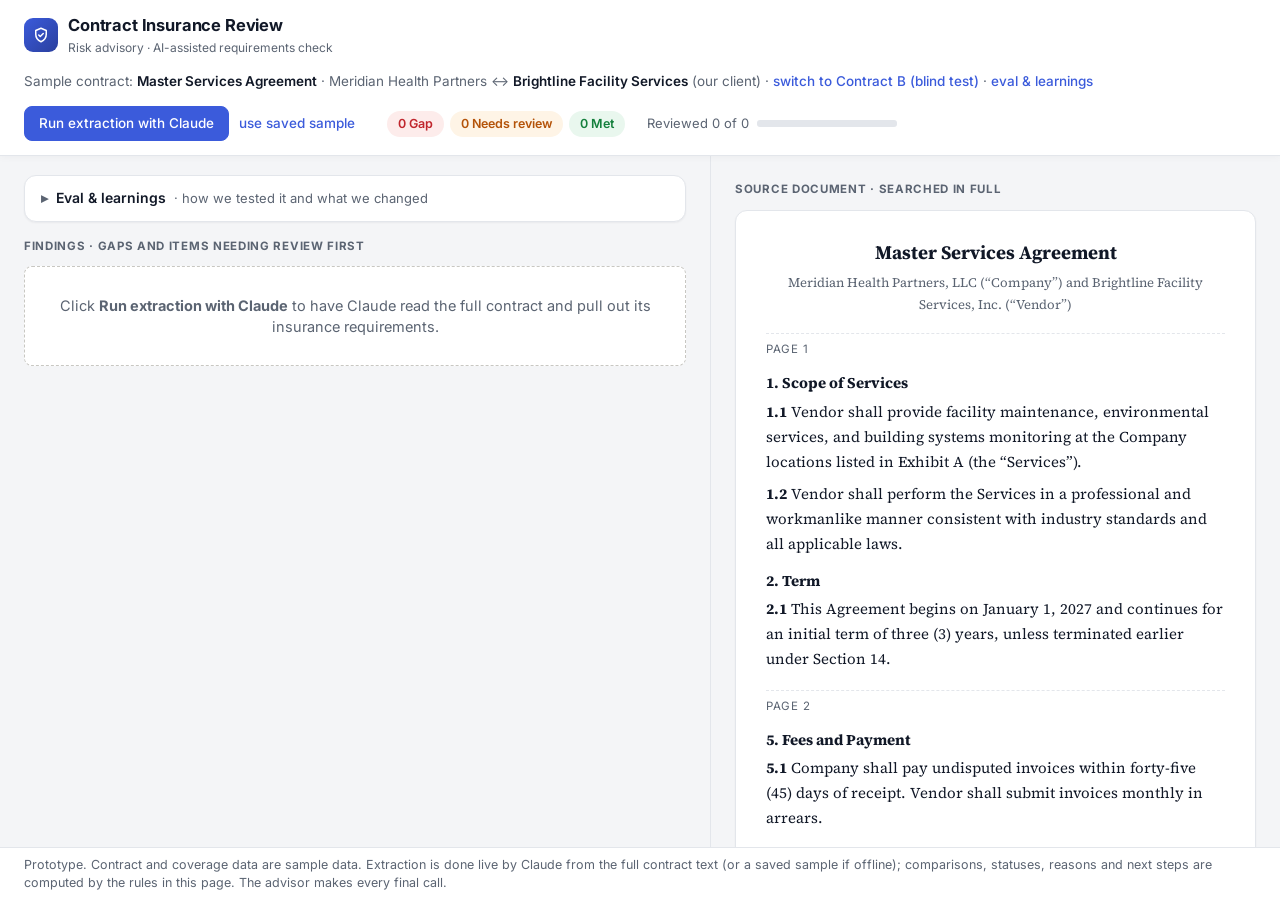
<file: 01-contract-insurance-review/app/index.html>
<!DOCTYPE html>
<html lang="en">
<head>
<meta charset="utf-8">
<meta name="viewport" content="width=device-width, initial-scale=1">
<title>Contract Insurance Review</title>
<link rel="preconnect" href="https://fonts.googleapis.com"><link href="https://fonts.googleapis.com/css2?family=Inter:wght@400;500;600;700&family=Source+Serif+4:wght@400;600&display=swap" rel="stylesheet">
<style>
  :root {
    --bg: #f6f6f4; --panel: #ffffff; --ink: #1d1d1b; --muted: #6b6b66; --line: #e4e3df;
    --gap: #b42318; --gap-bg: #fdecea; --rev: #a15c07; --rev-bg: #fdf3e1; --met: #1e7a46; --met-bg: #e7f5ec;
    --accent: #2f5bd3; --accent-bg: #eaf0fd; --mark: #fff3b0; --mark-active: #ffd54a;
  }
  * { box-sizing: border-box; }
  html, body { margin: 0; height: 100%; }
  body { font: 14px/1.45 -apple-system, BlinkMacSystemFont, "Segoe UI", Inter, Roboto, sans-serif; color: var(--ink); background: var(--bg); display: flex; flex-direction: column; }
  header { background: var(--panel); border-bottom: 1px solid var(--line); padding: 12px 20px; display: flex; align-items: center; gap: 20px; flex-wrap: wrap; }
  header h1 { font-size: 16px; margin: 0; }
  .doc-meta { color: var(--muted); font-size: 13px; }
  .doc-meta b { color: var(--ink); font-weight: 600; }
  .spacer { flex: 1; }
  .chips { display: flex; gap: 6px; }
  .chip { font-size: 12px; font-weight: 600; padding: 3px 9px; border-radius: 999px; }
  .progress { display: flex; align-items: center; gap: 8px; font-size: 13px; color: var(--muted); }
  .bar { width: 120px; height: 6px; background: var(--line); border-radius: 3px; overflow: hidden; }
  .bar > div { height: 100%; background: var(--accent); transition: width .2s; }
  main { flex: 1; display: grid; grid-template-columns: minmax(0, 1.25fr) minmax(0, 1fr); min-height: 0; }
  .pane { overflow-y: auto; padding: 16px 20px 40px; }
  .pane.findings { border-right: 1px solid var(--line); }
  .pane-title { font-size: 11px; letter-spacing: .06em; text-transform: uppercase; color: var(--muted); font-weight: 700; margin: 4px 0 10px; }

  .banner { background: var(--rev-bg); border: 1px solid #f0d29a; border-left: 4px solid var(--rev); border-radius: 8px; padding: 12px 14px; margin-bottom: 16px; cursor: pointer; }
  .banner h3 { margin: 0 0 4px; font-size: 14px; color: #7a4504; }
  .banner p { margin: 0 0 6px; }
  .banner blockquote { margin: 6px 0; }

  .card { background: var(--panel); border: 1px solid var(--line); border-left: 4px solid var(--line); border-radius: 8px; padding: 12px 14px; margin-bottom: 12px; cursor: pointer; transition: box-shadow .15s, border-color .15s; }
  .card:hover { box-shadow: 0 1px 6px rgba(0,0,0,.06); }
  .card.s-gap { border-left-color: var(--gap); }
  .card.s-review { border-left-color: var(--rev); }
  .card.s-met { border-left-color: var(--met); }
  .card.selected { box-shadow: 0 0 0 2px var(--accent); }
  .card.decided { background: #fbfbfa; }
  .card-head { display: flex; align-items: center; gap: 8px; flex-wrap: wrap; }
  .card-head h2 { font-size: 15px; margin: 0; }
  .ref-link { margin-left: auto; font-size: 12px; color: var(--accent); white-space: nowrap; }
  .pill { font-size: 11px; font-weight: 700; padding: 2px 8px; border-radius: 999px; text-transform: uppercase; letter-spacing: .03em; white-space: nowrap; }
  .p-gap { color: var(--gap); background: var(--gap-bg); }
  .p-review { color: var(--rev); background: var(--rev-bg); }
  .p-met { color: var(--met); background: var(--met-bg); }
  .pill.struck { text-decoration: line-through; opacity: .55; }
  .tag { font-size: 11px; color: var(--muted); border: 1px solid var(--line); border-radius: 4px; padding: 1px 6px; white-space: nowrap; }
  .tag.outside { color: var(--accent); border-color: #c9d6f7; background: var(--accent-bg); }
  .plain { margin: 6px 0 10px; color: #3c3c38; }
  .cols { display: grid; grid-template-columns: 1fr 1fr; gap: 12px; }
  .col { border: 1px solid var(--line); border-radius: 6px; padding: 8px 10px; }
  .col-title { font-size: 10.5px; letter-spacing: .06em; text-transform: uppercase; color: var(--muted); font-weight: 700; margin-bottom: 6px; display: flex; align-items: center; gap: 6px; }
  .col-title .method { text-transform: none; letter-spacing: 0; font-weight: 600; font-size: 11px; padding: 1px 6px; border-radius: 4px; }
  .m-rule { background: #eef1f4; color: #3b4a5a; }
  .m-judgment { background: var(--rev-bg); color: var(--rev); }
  dl { margin: 0; }
  dt { font-size: 11.5px; color: var(--muted); margin-top: 6px; }
  dt:first-child { margin-top: 0; }
  dd { margin: 1px 0 0; }
  blockquote { margin: 2px 0 0; padding: 4px 8px; border-left: 3px solid var(--mark-active); background: #fffbe8; font-style: italic; color: #3c3c38; }
  .actions { display: flex; gap: 8px; margin-top: 10px; align-items: center; flex-wrap: wrap; }
  button { font: inherit; font-size: 13px; padding: 5px 12px; border-radius: 6px; border: 1px solid var(--line); background: var(--panel); cursor: pointer; }
  button:hover { border-color: #c8c7c2; }
  button.primary { background: var(--accent); color: #fff; border-color: var(--accent); }
  button.link { border: none; background: none; color: var(--accent); padding: 5px 4px; }
  .decision { margin-top: 10px; padding: 8px 10px; border-radius: 6px; font-size: 13px; display: flex; gap: 8px; align-items: flex-start; }
  .decision .who { font-weight: 600; }
  .d-accepted { background: var(--met-bg); }
  .d-overridden { background: var(--accent-bg); }
  .d-escalated { background: var(--gap-bg); }
  .decision .note { color: #3c3c38; }
  .form { margin-top: 10px; padding: 10px; border: 1px dashed #c8c7c2; border-radius: 6px; display: grid; gap: 8px; cursor: default; }
  .form label { font-size: 12px; color: var(--muted); display: grid; gap: 3px; }
  .form select, .form textarea { font: inherit; padding: 5px 6px; border: 1px solid var(--line); border-radius: 6px; }
  .form textarea { min-height: 54px; resize: vertical; }
  .form .row { display: grid; grid-template-columns: 1fr 1fr; gap: 8px; }

  .oos { margin-top: 20px; }
  .oos-item { display: flex; gap: 10px; align-items: baseline; padding: 6px 8px; border-radius: 6px; cursor: pointer; color: var(--muted); }
  .oos-item:hover { background: #eeeeea; }
  .oos-item.selected { background: var(--accent-bg); color: var(--ink); }

  .contract { background: var(--panel); border: 1px solid var(--line); border-radius: 8px; padding: 18px 22px; font-family: Georgia, "Times New Roman", serif; font-size: 14px; line-height: 1.6; }
  .contract h2 { font-size: 16px; text-align: center; margin: 0 0 4px; }
  .contract .parties { text-align: center; color: var(--muted); font-size: 13px; margin-bottom: 8px; }
  .page-break { font-family: -apple-system, sans-serif; font-size: 11px; color: var(--muted); text-transform: uppercase; letter-spacing: .06em; border-top: 1px dashed var(--line); margin: 18px 0 10px; padding-top: 6px; }
  .contract h3 { font-size: 14px; margin: 12px 0 4px; }
  .contract p { margin: 0 0 8px; }
  .contract .pref { font-weight: 700; margin-right: 4px; }
  mark { background: var(--mark); border-radius: 2px; padding: 0 1px; cursor: pointer; transition: background .2s, box-shadow .2s; }
  mark.k-oos { background: #ececea; }
  mark.k-ext { background: #fbe2bd; }
  mark.active { background: var(--mark-active); box-shadow: 0 0 0 2px #e0a800; }
  .run { display: flex; align-items: center; gap: 6px; }
  #run-status { font-size: 12.5px; color: var(--muted); }
  #run-status.err { color: var(--gap); }
  .empty { border: 1px dashed #c8c7c2; border-radius: 8px; padding: 28px; text-align: center; color: var(--muted); background: var(--panel); }
  .eval { background: var(--panel); border: 1px solid var(--line); border-radius: 8px; padding: 10px 14px; margin-bottom: 16px; font-size: 13px; }
  .eval summary { cursor: pointer; font-weight: 600; }
  .eval .nums { display: flex; flex-wrap: wrap; gap: 6px 14px; margin-top: 6px; }
  .eval .ok { color: var(--met); font-weight: 600; } .eval .bad { color: var(--gap); font-weight: 600; }
  .eval table { border-collapse: collapse; width: 100%; margin-top: 8px; font-size: 12px; }
  .eval td, .eval th { border-top: 1px solid var(--line); padding: 4px 6px; text-align: left; }
  .scorecard { background: var(--panel); border: 1px solid var(--line); border-radius: 8px; padding: 10px 14px; margin-bottom: 8px; }
  .sc-title { font-size: 11px; letter-spacing: .06em; text-transform: uppercase; color: var(--muted); font-weight: 700; margin-bottom: 8px; }
  .tiles { display: grid; grid-template-columns: repeat(6, minmax(0, 1fr)); gap: 8px; }
  .tile { border: 1px solid var(--line); border-radius: 6px; padding: 6px 8px; }
  .tile .tl { font-size: 11px; color: var(--muted); }
  .tile .tv { font-size: 18px; font-weight: 700; }
  .tile .tv.ok { color: var(--met); } .tile .tv.bad { color: var(--gap); }
  .tile.caveat { background: var(--rev-bg); border-color: #f0d29a; } .tile.caveat .tv { font-size: 12.5px; color: #7a4504; padding-top: 3px; }
  @media (max-width: 1100px) { .tiles { grid-template-columns: repeat(3, minmax(0, 1fr)); } }
  .learnings { background: transparent; border: 1px dashed #c8c7c2; border-radius: 8px; padding: 6px 12px; margin-bottom: 14px; font-size: 12.5px; color: #3c3c38; }
  .learnings summary { cursor: pointer; font-size: 11px; letter-spacing: .06em; text-transform: uppercase; color: var(--muted); font-weight: 700; }
  .learnings .lg { display: grid; gap: 6px; margin-top: 8px; }
  .learnings ul { margin: 2px 0 0; padding-left: 18px; }
  footer { font-size: 11.5px; color: var(--muted); padding: 6px 20px; border-top: 1px solid var(--line); background: var(--panel); }
  @media (max-width: 900px) { main { grid-template-columns: 1fr; } .pane.findings { border-right: none; } .cols { grid-template-columns: 1fr; } }

  /* ===== Polish layer: visual only ===== */
  :root { --bg: #f4f5f7; --ink: #111827; --muted: #5b6472; --line: #e3e6eb; --accent: #3b5bdb; --accent-bg: #edf1fd;
          --gap: #c0262d; --gap-bg: #fdeceb; --rev: #b45309; --rev-bg: #fef4e6; --met: #15803d; --met-bg: #e9f7ee; }
  body { font-family: Inter, -apple-system, BlinkMacSystemFont, "Segoe UI", Roboto, sans-serif; font-size: 14.5px; color: var(--ink); -webkit-font-smoothing: antialiased; }
  header { padding: 14px 24px; gap: 14px 22px; box-shadow: 0 1px 0 var(--line), 0 2px 8px rgba(17,24,39,.04); border-bottom: none; position: relative; z-index: 2; }
  .brand { display: flex; align-items: center; gap: 10px; }
  .logo { width: 34px; height: 34px; border-radius: 9px; background: linear-gradient(135deg, #3b5bdb, #2a3f9e); display: grid; place-items: center; }
  header h1 { font-size: 16.5px; font-weight: 700; letter-spacing: -.01em; }
  .sub { font-size: 12px; color: var(--muted); margin-top: 1px; }
  .doc-meta { font-size: 13.5px; flex-basis: 100%; order: 3; padding-top: 2px; }
  .run { order: 4; } .chips { order: 5; } .progress { order: 6; }
  .doc-meta a { color: var(--accent); text-decoration: none; font-weight: 500; }
  .doc-meta a:hover { text-decoration: underline; }
  .chip { font-size: 12.5px; padding: 4px 11px; }
  .progress { font-size: 13px; }
  .bar { width: 140px; height: 7px; }
  button { font-size: 13.5px; padding: 7px 14px; border-radius: 8px; font-weight: 500; transition: background .15s, border-color .15s; }
  button.primary { background: var(--accent); border-color: var(--accent); }
  button.primary:hover { background: #3049b8; border-color: #3049b8; }
  button.link { font-weight: 500; }
  #run-status { font-size: 13px; }
  .pane { padding: 20px 24px 48px; }
  .pane-title { font-size: 11.5px; color: var(--muted); margin: 6px 0 12px; }
  .card { border-radius: 12px; padding: 16px 18px; margin-bottom: 14px; box-shadow: 0 1px 2px rgba(17,24,39,.05); border-left-width: 5px; }
  .card:hover { box-shadow: 0 4px 14px rgba(17,24,39,.08); }
  .card.selected { box-shadow: 0 0 0 2px var(--accent), 0 4px 14px rgba(59,91,219,.12); }
  .card-head h2 { font-size: 16px; font-weight: 600; letter-spacing: -.01em; }
  .pill { font-size: 11.5px; padding: 3px 9px; }
  .tag { font-size: 12px; padding: 2px 8px; border-radius: 6px; }
  .ref-link { font-size: 13px; font-weight: 500; }
  .plain { font-size: 14.5px; color: #374151; margin: 8px 0 12px; line-height: 1.5; }
  .cols { gap: 14px; }
  .col { border-radius: 10px; padding: 11px 13px; background: #fafbfc; }
  .col-title { font-size: 11px; margin-bottom: 8px; }
  .col-title .method { font-size: 11.5px; }
  dt { font-size: 12.5px; margin-top: 9px; }
  dd { font-size: 14px; line-height: 1.5; }
  blockquote { font-size: 14px; line-height: 1.5; border-left-width: 3px; border-radius: 0 6px 6px 0; padding: 6px 10px; }
  .decision { font-size: 13.5px; border-radius: 8px; padding: 9px 12px; }
  .form { border-radius: 10px; }
  .form label { font-size: 12.5px; }
  .banner { border-radius: 12px; padding: 14px 16px; }
  .banner h3 { font-size: 15px; }
  .banner p, .banner blockquote { font-size: 14px; }
  .eval, .scorecard { border-radius: 12px; font-size: 13.5px; }
  .eval table { font-size: 13px; }
  .tile { border-radius: 10px; padding: 8px 10px; }
  .tile .tl { font-size: 12px; }
  .tile .tv { font-size: 20px; }
  .oos-item { font-size: 14px; }
  .contract { border-radius: 12px; padding: 26px 30px; font-family: "Source Serif 4", Georgia, serif; font-size: 15px; line-height: 1.65; box-shadow: 0 1px 2px rgba(17,24,39,.05); }
  .contract h2 { font-size: 19px; }
  .contract h3 { font-size: 15px; }
  .page-break { font-family: Inter, sans-serif; font-size: 11.5px; }
  footer { font-size: 12.5px; padding: 8px 24px; }

  /* Eval & learnings panel */
  .learnings { background: var(--panel); border: 1px solid var(--line); border-radius: 12px; padding: 0; margin-bottom: 16px; font-size: 14.5px; color: var(--ink); box-shadow: 0 1px 2px rgba(17,24,39,.05); }
  .learnings > summary { list-style: none; cursor: pointer; padding: 12px 16px; font-size: 14px; font-weight: 600; letter-spacing: 0; text-transform: none; color: var(--ink); display: flex; align-items: center; gap: 8px; }
  .learnings > summary::-webkit-details-marker { display: none; }
  .learnings > summary::before { content: "\25B8"; color: var(--muted); transition: transform .15s; }
  .learnings[open] > summary::before { transform: rotate(90deg); }
  .learnings > summary .hint { font-weight: 400; color: var(--muted); font-size: 13px; }
  .lg { padding: 0 16px 16px; display: grid; gap: 14px; margin-top: 0; }
  .lg-results { display: grid; grid-template-columns: 1fr 1fr; gap: 12px; }
  .res { border: 1px solid var(--line); border-radius: 10px; padding: 12px 14px; background: #fafbfc; }
  .res .rt { font-size: 12.5px; color: var(--muted); font-weight: 600; text-transform: uppercase; letter-spacing: .04em; }
  .res .big { font-size: 26px; font-weight: 700; color: var(--met); margin: 2px 0; letter-spacing: -.02em; }
  .res .big span { font-size: 14px; color: var(--muted); font-weight: 500; letter-spacing: 0; }
  .res .rd { font-size: 14px; color: #374151; }
  .lg-sec h4 { margin: 0 0 6px; font-size: 13px; text-transform: uppercase; letter-spacing: .05em; color: var(--muted); }
  .lg-sec ul { margin: 0; padding-left: 20px; display: grid; gap: 4px; }
  .lg-sec li { font-size: 14.5px; line-height: 1.5; }
  .lg-two { display: grid; grid-template-columns: 1fr 1fr; gap: 14px; }
  .lg-sec.caught h4 { color: var(--gap); } .lg-sec.fixed h4 { color: var(--met); }
  .lg-next { background: var(--accent-bg); border-radius: 10px; padding: 10px 14px; font-size: 14.5px; }
  @media (max-width: 1100px) { .lg-results, .lg-two { grid-template-columns: 1fr; } }
</style>
</head>
<body>
<header>
  <div class="brand"><div class="logo" aria-hidden="true"><svg viewBox="0 0 24 24" width="18" height="18" fill="none" stroke="#fff" stroke-width="2" stroke-linecap="round" stroke-linejoin="round"><path d="M12 3l7 3v5c0 4.5-3 8.2-7 10-4-1.8-7-5.5-7-10V6l7-3z"/><path d="M9 12l2 2 4-4"/></svg></div><div><h1>Contract Insurance Review</h1><div class="sub">Risk advisory · AI-assisted requirements check</div></div></div>
  <div class="doc-meta">Sample contract: <span id="doc-label"></span> · <a id="switch-link" href="#"></a> · <a href="#" id="learnings-link">eval &amp; learnings</a></div>
  <div class="spacer"></div>
  <div class="run"><button class="primary" id="run-btn">Run extraction with Claude</button><button class="link" id="sample-btn">use saved sample</button><span id="run-status"></span></div>
  <div class="chips" id="chips"></div>
  <div class="progress"><span id="progress-text"></span><div class="bar"><div id="progress-bar"></div></div></div>
</header>
<main>
  <section class="pane findings" id="findings-pane">
    <div id="banner-slot"></div>
    <div id="eval-slot"></div>
    <details class="learnings" id="learnings">
      <summary>Eval &amp; learnings <span class="hint">· how we tested it and what we changed</span></summary>
      <div class="lg">
        <div class="lg-results">
          <div class="res"><div class="rt">Contract A · live run</div><div class="big">6 / 6 <span>requirements found</span></div><div class="rd">0 missed · 0 extra · every quote checked against the contract · 69s</div></div>
          <div class="res"><div class="rt">Contract B · harder, answers locked in advance</div><div class="big">11 / 11 <span>items found</span></div><div class="rd">0 missed · 1 extra · all 4 statuses right · 30s</div></div>
        </div>
        <div class="lg-two">
          <div class="lg-sec caught"><h4>What the tough test caught</h4><ul>
            <li>A blank “additional insured” scope could have shown as Met. Only the AI’s caution stopped it.</li>
            <li>Two clauses for the same limit showed as two cards that could disagree.</li>
            <li>A “recommended, not required” sentence was listed as a requirement.</li>
            <li>The AI’s confidence was inconsistent between contracts.</li></ul></div>
          <div class="lg-sec fixed"><h4>What we fixed</h4><ul>
            <li>A blank scope now always shows Needs review, however confident the AI is.</li>
            <li>Clauses about the same requirement now merge into one card. The contract’s own tie-breaker rule decides which applies; with no tie-breaker, it’s Needs review.</li></ul></div>
        </div>
        <div class="lg-two">
          <div class="lg-sec"><h4>How we checked</h4><ul>
            <li>Re-ran both contracts: no unexpected changes.</li>
            <li>Forced the AI to be fully confident: safety checks still held.</li>
            <li>Fed in broken AI output (fake quotes, missing fields): all caught.</li></ul></div>
          <div class="lg-sec"><h4>Limits</h4><ul>
            <li>Only 2 practice contracts, written by AI, one run each.</li>
            <li>No PDF reading yet; decisions aren’t saved.</li>
            <li>The extra item above isn’t fixed yet.</li></ul></div>
        </div>
        <div class="lg-next"><b>Next step:</b> 10–20 real contracts with advisor-written answers, 3 runs each. Measure what it catches and how much time it saves.</div>
      </div>
    </details>
    <div class="pane-title">Findings · gaps and items needing review first</div>
    <div id="cards"></div>
    <div class="oos" id="oos"></div>
  </section>
  <section class="pane" id="contract-pane">
    <div class="pane-title">Source document · searched in full</div>
    <div class="contract" id="contract"></div>
  </section>
</main>
<footer>Prototype. Contract and coverage data are sample data. Extraction is done live by Claude from the full contract text (or a saved sample if offline); comparisons, statuses, reasons and next steps are computed by the rules in this page. The advisor makes every final call.</footer>

<script>
/* ============ 1. SOURCE DOCUMENT (the "messy" input, as text) ============ */
const CONTRACT_A = {
  label: "<b>Master Services Agreement</b> \u00b7 Meridian Health Partners \u2194 <b>Brightline Facility Services</b> (our client)",
  title: "Master Services Agreement",
  parties: "Meridian Health Partners, LLC (“Company”) and Brightline Facility Services, Inc. (“Vendor”)",
  pages: [
    { page: 1, sections: [
      { heading: "1. Scope of Services", insurance: false, paras: [
        { ref: "1.1", text: "Vendor shall provide facility maintenance, environmental services, and building systems monitoring at the Company locations listed in Exhibit A (the “Services”)." },
        { ref: "1.2", text: "Vendor shall perform the Services in a professional and workmanlike manner consistent with industry standards and all applicable laws." } ] },
      { heading: "2. Term", insurance: false, paras: [
        { ref: "2.1", text: "This Agreement begins on January 1, 2027 and continues for an initial term of three (3) years, unless terminated earlier under Section 14." } ] } ] },
    { page: 2, sections: [
      { heading: "5. Fees and Payment", insurance: false, paras: [
        { ref: "5.1", text: "Company shall pay undisputed invoices within forty-five (45) days of receipt. Vendor shall submit invoices monthly in arrears." } ] },
      { heading: "8. Indemnification", insurance: false, paras: [
        { ref: "8.1", text: "Vendor shall defend, indemnify, and hold harmless Company and its affiliates, officers, and employees from and against all claims, losses, and expenses arising out of Vendor’s performance of the Services or breach of this Agreement." },
        { ref: "8.2", text: "Vendor’s indemnification obligations survive termination or expiration of this Agreement." },
        { ref: "8.3", text: "In support of the obligations in this Section 8, Vendor shall cause Company and its affiliates to be named as additional insureds under Vendor’s commercial general liability policy for both ongoing operations and completed operations." } ] } ] },
    { page: 3, sections: [
      { heading: "11. Insurance", insurance: true, paras: [
        { ref: "11.1", text: "Vendor shall procure and maintain, at its own expense and for the duration of this Agreement, the insurance described in this Section 11 with insurers rated A- VII or better by A.M. Best." },
        { ref: "11.2(a)", text: "Commercial General Liability insurance with limits of not less than $2,000,000 each occurrence and $4,000,000 general aggregate." },
        { ref: "11.2(b)", text: "Business Automobile Liability insurance covering owned, hired, and non-owned vehicles with a combined single limit of not less than $1,000,000." },
        { ref: "11.2(c)", text: "Workers’ Compensation insurance as required by statute and Employer’s Liability insurance with limits of not less than $1,000,000 each accident." },
        { ref: "11.2(d)", text: "Professional Liability insurance covering errors and omissions in the performance of the Services with limits of not less than $3,000,000 per claim." },
        { ref: "11.3", text: "Vendor may satisfy the limits required in this Section 11 through any combination of primary and excess or umbrella policies, provided the excess or umbrella policies follow the form of the underlying coverage." } ] } ] },
    { page: 4, sections: [
      { heading: "11. Insurance (continued)", insurance: true, paras: [
        { ref: "11.4", text: "All insurance required of Vendor shall be primary and non-contributory with respect to any insurance or self-insurance maintained by Company." },
        { ref: "11.5", text: "Vendor waives, and shall cause its insurers to waive, all rights of subrogation against Company under the commercial general liability and workers’ compensation policies required by this Agreement." },
        { ref: "11.6", text: "Vendor shall deliver certificates of insurance evidencing the required coverage before beginning the Services and upon each renewal." },
        { ref: "11.7", text: "Vendor shall also maintain any additional insurance required of subcontractors under the Prime Agreement between Company and Lakeshore County Health System, the applicable terms of which are incorporated herein by reference." } ] },
      { heading: "12. Confidentiality", insurance: false, paras: [
        { ref: "12.1", text: "Each party shall protect the other party’s Confidential Information using at least reasonable care." } ] } ] },
    { page: 5, sections: [
      { heading: "Exhibit B — Data Security Requirements", insurance: false, paras: [
        { ref: "B.1", text: "Vendor will access Company’s building management systems, which may contain protected health information." },
        { ref: "B.2", text: "Vendor shall notify Company of any Security Incident within seventy-two (72) hours of discovery." },
        { ref: "B.3", text: "Vendor shall maintain Cyber Liability insurance, including network security and privacy liability, with limits of not less than $2,000,000 per claim, for as long as Vendor has access to Company systems." } ] } ] }
  ]
};

/* Contract B: blind-test contract (frozen; checksum bf63f6b4...). Only its text is sent to extraction. */
const CONTRACT_B = {"title": "Subcontract Agreement", "parties": "Atlas Construction Group, Inc. (“Contractor”) and Brightline Facility Services, Inc. (“Subcontractor”) — St. Brendan Medical Center East Tower Project", "pages": [{"page": 1, "sections": [{"heading": "1. Contract Documents", "insurance": false, "paras": [{"ref": "1.1", "text": "This Subcontract Agreement is entered into between Contractor and Subcontractor for mechanical and building systems work on the St. Brendan Medical Center East Tower Project (the “Project”), owned by St. Brendan Health, Inc. (“Owner”)."}, {"ref": "1.2", "text": "The Subcontract Documents consist of this Agreement and Exhibits A (Scope of Work), B (Schedule), C (Pricing), and D (Owner Site Requirements), each of which is attached and made part of this Agreement."}, {"ref": "1.3", "text": "If this Agreement and an Exhibit impose different requirements on the same subject, Subcontractor shall comply with the more stringent requirement."}]}, {"heading": "2. Scope of Work", "insurance": false, "paras": [{"ref": "2.1", "text": "Subcontractor shall furnish all labor, materials, equipment, and supervision required to install, test, and commission the HVAC and building automation systems described in Exhibit A."}, {"ref": "2.2", "text": "Subcontractor shall coordinate its work with other trades and shall attend weekly coordination meetings scheduled by Contractor."}]}]}, {"page": 2, "sections": [{"heading": "3. Schedule", "insurance": false, "paras": [{"ref": "3.1", "text": "Subcontractor shall begin work on the date stated in Contractor’s notice to proceed and shall achieve substantial completion of its work in accordance with Exhibit B."}, {"ref": "3.2", "text": "Time is of the essence. Subcontractor shall notify Contractor in writing within five (5) days of any event it believes will delay its work."}]}, {"heading": "4. Payment", "insurance": false, "paras": [{"ref": "4.1", "text": "Contractor shall pay Subcontractor the amounts set out in Exhibit C, less retainage of ten percent (10%), within ten (10) days after Contractor receives payment from Owner for Subcontractor’s work."}, {"ref": "4.2", "text": "Each payment application shall include conditional lien waivers from Subcontractor and its suppliers."}]}, {"heading": "5. Changes", "insurance": false, "paras": [{"ref": "5.1", "text": "Contractor may order changes to the work by written change order. Subcontractor shall not proceed with any change without a signed change order or written directive."}]}]}, {"page": 3, "sections": [{"heading": "6. Subcontractor’s Tools and Equipment", "insurance": false, "paras": [{"ref": "6.1", "text": "Subcontractor is solely responsible for its tools, equipment, and materials stored at the Project site until they are incorporated into the work."}, {"ref": "6.2", "text": "Contractor recommends, but does not require, that Subcontractor carry an inland marine or equipment floater policy covering its tools and equipment while at the Project site."}]}, {"heading": "7. Safety", "insurance": false, "paras": [{"ref": "7.1", "text": "Subcontractor shall comply with Contractor’s site safety program and all applicable OSHA regulations, and shall designate a competent person on site at all times."}]}, {"heading": "8. Warranty", "insurance": false, "paras": [{"ref": "8.1", "text": "Subcontractor warrants its work against defects in materials and workmanship for one (1) year after substantial completion of the Project."}]}]}, {"page": 4, "sections": [{"heading": "9. Indemnification", "insurance": false, "paras": [{"ref": "9.1", "text": "To the fullest extent permitted by law, Subcontractor shall defend, indemnify, and hold harmless Contractor and Owner from claims for bodily injury, property damage, and related expenses arising out of the performance of Subcontractor’s work."}, {"ref": "9.2", "text": "Subcontractor’s obligations under this Section 9 are not limited by the amount or type of insurance Subcontractor carries."}]}, {"heading": "10. Risk of Loss", "insurance": false, "paras": [{"ref": "10.1", "text": "Subcontractor bears the risk of loss to its work until final acceptance by Owner."}, {"ref": "10.2", "text": "Subcontractor shall promptly repair any damage to the work of other trades caused by Subcontractor or its lower-tier subcontractors."}, {"ref": "10.3", "text": "Subcontractor waives all rights of recovery against Contractor and Owner to the extent of any loss covered by its commercial general liability, business automobile, and workers’ compensation insurance, and shall obtain endorsements from its insurers waiving subrogation in favor of Contractor and Owner on each of those policies."}]}, {"heading": "11. Dispute Resolution", "insurance": false, "paras": [{"ref": "11.1", "text": "The parties shall attempt in good faith to resolve any dispute through negotiation between senior executives before commencing litigation."}]}]}, {"page": 5, "sections": [{"heading": "12. Insurance", "insurance": true, "paras": [{"ref": "12.1", "text": "Before starting work, Subcontractor shall obtain and thereafter maintain the following insurance with insurers authorized to do business in the state where the Project is located."}, {"ref": "12.2(a)", "text": "Commercial general liability insurance with limits of not less than $1,000,000 each occurrence and $2,000,000 general aggregate."}, {"ref": "12.2(b)", "text": "Business automobile liability insurance with a combined single limit of not less than $1,000,000 per accident."}, {"ref": "12.2(c)", "text": "Workers’ compensation insurance as required by law and employer’s liability insurance with limits of not less than $1,000,000 each accident."}, {"ref": "12.2(d)", "text": "Contractor’s pollution liability insurance with limits of not less than $2,000,000 per occurrence, covering pollution conditions arising from Subcontractor’s work."}, {"ref": "12.3", "text": "The limits required in this Section 12 may be satisfied by any combination of primary and umbrella or excess liability insurance."}]}]}, {"page": 6, "sections": [{"heading": "12. Insurance (continued)", "insurance": true, "paras": [{"ref": "12.4", "text": "Contractor, Owner, and their respective officers and employees shall be included as additional insureds under Subcontractor’s commercial general liability policy with respect to liability arising out of Subcontractor’s work."}, {"ref": "12.5", "text": "Subcontractor’s insurance shall be primary and non-contributory with respect to any insurance maintained by Contractor or Owner."}, {"ref": "12.6", "text": "Subcontractor shall furnish certificates of insurance and copies of the required endorsements to Contractor before starting work."}, {"ref": "12.7", "text": "Subcontractor shall give Contractor at least thirty (30) days’ prior written notice of cancellation, non-renewal, or material reduction of any required coverage."}, {"ref": "12.8", "text": "Subcontractor shall also comply with all insurance and enrollment requirements of the Owner Controlled Insurance Program Manual issued by Owner, which is incorporated into this Agreement by reference."}]}, {"heading": "13. Termination", "insurance": false, "paras": [{"ref": "13.1", "text": "Contractor may terminate this Agreement for cause if Subcontractor fails to cure a material default within seven (7) days after written notice."}]}]}, {"page": 7, "sections": [{"heading": "Exhibit D — Owner Site Requirements", "insurance": false, "paras": [{"ref": "D.1", "text": "All trade contractor personnel shall obtain an Owner-issued site badge and complete hospital infection control training before entering occupied areas."}, {"ref": "D.2", "text": "All trade contractors shall carry commercial general liability insurance with limits of not less than $2,000,000 per occurrence and $4,000,000 general aggregate."}, {"ref": "D.3", "text": "Work in occupied patient areas shall be scheduled through Owner’s facilities department at least forty-eight (48) hours in advance."}]}]}], "label": "<b>Subcontract Agreement</b> · Atlas Construction ↔ <b>Brightline Facility Services</b> (our client) · blind test"};
const ACTIVE = location.hash === "#contract-b" ? "b" : "a";
const CONTRACT = ACTIVE === "b" ? CONTRACT_B : CONTRACT_A;

/* ============ 2. CURRENT COVERAGE (clean structured data) ============ */
const COVERAGE = {
  insured: "Brightline Facility Services, Inc.",
  lines: {
    cgl:          { name: "Commercial General Liability", per_occurrence: 1000000, aggregate: 2000000 },
    auto:         { name: "Business Auto", csl: 1000000 },
    wc:           { name: "Workers' Comp / Employer's Liability", el_each_accident: 1000000 },
    professional: { name: "Professional Liability (E&O)", per_claim: 2000000 },
    umbrella:     { name: "Umbrella", per_occurrence: 5000000, aggregate: 5000000, sits_over: ["cgl", "auto", "wc"], follows_form: null }
    // no cyber policy
  },
  endorsements: {
    additional_insured: { present: true, form: "CG 20 10 blanket AI", scope: ["ongoing"] },
    primary_noncontributory: null,  // not recorded in our data
    waiver_of_subrogation: { present: true, form: "Blanket, where required by written contract", lines: ["cgl", "auto", "wc"] }
  }
};

/* ============ 3. AI EXTRACTION ============ */
/* 3a. Saved sample output (offline fallback only; the live path is runClaudeExtraction below) */
const SAMPLE_EXTRACTION = {
  requirements: [
    { id: "gl", category: "General liability limit", title: "General liability limits", type: "limit", line: "cgl",
      plain: "Vendor must carry commercial general liability of at least $2M per occurrence and $4M aggregate.",
      required: { per_occurrence: 2000000, aggregate: 4000000 },
      quote: "Commercial General Liability insurance with limits of not less than $2,000,000 each occurrence and $4,000,000 general aggregate.",
      ref: "11.2(a)", confidence: "high" },
    { id: "ai", category: "Additional insured", title: "Additional insured: ongoing and completed operations", type: "additional_insured",
      plain: "Company and its affiliates must be additional insureds on Vendor’s CGL for both ongoing and completed operations.",
      required: { scope: ["ongoing", "completed"] },
      quote: "Vendor shall cause Company and its affiliates to be named as additional insureds under Vendor’s commercial general liability policy for both ongoing operations and completed operations.",
      ref: "8.3", confidence: "high" },
    { id: "pnc", category: "Primary and non-contributory", title: "Primary and non-contributory", type: "primary_noncontributory",
      plain: "Vendor’s required insurance must respond before, and not share with, Company’s own insurance.",
      required: {},
      quote: "All insurance required of Vendor shall be primary and non-contributory with respect to any insurance or self-insurance maintained by Company.",
      ref: "11.4", confidence: "high" },
    { id: "wos", category: "Waiver of subrogation", title: "Waiver of subrogation", type: "waiver_of_subrogation",
      plain: "Vendor’s insurers must waive subrogation against Company on the CGL and workers’ comp policies.",
      required: { lines: ["cgl", "wc"] },
      quote: "Vendor waives, and shall cause its insurers to waive, all rights of subrogation against Company under the commercial general liability and workers’ compensation policies required by this Agreement.",
      ref: "11.5", confidence: "high" },
    { id: "pl", category: "Professional / cyber", title: "Professional liability limit", type: "limit", line: "professional",
      plain: "Vendor must carry professional liability (E&O) of at least $3M per claim.",
      required: { per_claim: 3000000 },
      quote: "Professional Liability insurance covering errors and omissions in the performance of the Services with limits of not less than $3,000,000 per claim.",
      ref: "11.2(d)", confidence: "high" },
    { id: "cyber", category: "Professional / cyber", title: "Cyber liability coverage", type: "limit", line: "cyber", lineName: "Cyber Liability",
      plain: "Vendor must carry cyber liability (network security and privacy) of at least $2M per claim while it has system access.",
      required: { per_claim: 2000000 },
      quote: "Vendor shall maintain Cyber Liability insurance, including network security and privacy liability, with limits of not less than $2,000,000 per claim, for as long as Vendor has access to Company systems.",
      ref: "B.3", confidence: "high" }
  ],
  contract_terms: {
    excess_allowed: { allowed: true, condition: "follow_form", ref: "11.3" }
  },
  external_references: [
    { id: "ext-prime", document: "Prime Agreement (Company ↔ Lakeshore County Health System)", available: false,
      quote: "Vendor shall also maintain any additional insurance required of subcontractors under the Prime Agreement between Company and Lakeshore County Health System, the applicable terms of which are incorporated herein by reference.",
      ref: "11.7" }
  ],
  out_of_scope: [
    { id: "oos-auto", title: "Business auto liability ($1M CSL)", ref: "11.2(b)",
      quote: "Business Automobile Liability insurance covering owned, hired, and non-owned vehicles with a combined single limit of not less than $1,000,000." },
    { id: "oos-wc", title: "Workers’ comp / employer’s liability ($1M)", ref: "11.2(c)",
      quote: "Workers’ Compensation insurance as required by statute and Employer’s Liability insurance with limits of not less than $1,000,000 each accident." }
  ]
};

/* 3b. Live extraction: Claude reads the full contract and returns the same schema */
function contractAsText() {
  let t = `${CONTRACT.title}\n${CONTRACT.parties}\n`;
  CONTRACT.pages.forEach(pg => {
    t += `\n[Page ${pg.page}]\n`;
    pg.sections.forEach(sec => {
      t += `## ${sec.heading}\n`;
      sec.paras.forEach(p => { t += `[${p.ref}] ${p.text}\n`; });
    });
  });
  return t;
}

function extractionPrompt() {
  return `You are extracting contractual insurance requirements from a contract for a commercial insurance risk advisor. Read the ENTIRE contract below. Requirements can appear outside the insurance section (indemnification, exhibits, schedules).

The party required to carry insurance is our client, Brightline Facility Services, Inc. ("Vendor").

Return ONLY a JSON object (no prose, no code fences) with exactly this shape:
{"requirements":[{"id":"","category":"","title":"","type":"","line":"","lineName":"","plain":"","required":{},"quote":"","ref":"","confidence":""}],
 "contract_terms":{"excess_allowed":{"allowed":true,"condition":"follow_form","ref":""}},
 "external_references":[{"id":"","document":"","available":false,"quote":"","ref":""}],
 "out_of_scope":[{"id":"","title":"","ref":"","quote":""}]}

Requirement types IN SCOPE (put these in "requirements"):
- "limit": a required coverage line with minimum limits. "line" is one of "cgl" (commercial general liability), "professional" (professional liability / E&O), "cyber" (cyber / network security and privacy liability). "required" uses only the keys the contract states among per_occurrence, aggregate, per_claim, as numbers in dollars. "lineName" is the coverage's human name.
- "additional_insured": "required" = {"scope":[...]} using "ongoing" and/or "completed", only what the text states.
- "primary_noncontributory": "required" = {}.
- "waiver_of_subrogation": "required" = {"lines":[...]} using "cgl","auto","wc","professional","umbrella" for the policies the text names.
Omit "line"/"lineName" for non-limit types. Every OTHER insurance-related requirement (auto, workers' comp / employer's liability, insurer ratings, certificates, notice, etc.) goes in "out_of_scope". Do not drop it.

Rules:
- "quote": copy the supporting text VERBATIM, character for character, as one contiguous substring of a single paragraph. Prefer the full sentence. Never paraphrase or join paragraphs.
- "ref": the paragraph label exactly as shown in square brackets, e.g. "11.2(a)" or "B.3" (no section sign).
- "id": short unique lowercase slug. "category" and "title": short human labels. "plain": one plain-English sentence of what Vendor must do.
- Never invent a requirement, value, or document that a quote does not support.
- Preserve ambiguity: if wording is unclear, conditional, or open to more than one reading, set "confidence" to "medium" or "low" and say why in "plain". Use "high" only when the requirement and its values are explicit.
- "external_references": every document incorporated by reference or relied on for insurance requirements that is NOT included in the text below ("available": false).
- "contract_terms.excess_allowed": whether umbrella/excess policies may satisfy the limits and on what condition ("follow_form", "none" or "other"); set it to null if the contract is silent.

CONTRACT:
<contract>
${contractAsText()}</contract>`;
}

function parseJson(text) {
  const s = text.indexOf("{"), e = text.lastIndexOf("}");
  if (s < 0 || e < s) throw new Error("No JSON object in Claude's answer");
  return JSON.parse(text.slice(s, e + 1));
}

async function runClaudeExtraction(onProgress) {
  const sample = await claude.use("sample");
  if (!sample) throw new Error("Claude isn't available in this view (open the page on claude.ai).");
  const res = await sample(extractionPrompt(), { modelTier: "complex", onText: ({ text }) => onProgress && onProgress(text.length) });
  if (res.truncated) throw new Error("Claude's answer was cut off.");
  return parseJson(res.text);
}

/* 3c. Answer key for the eval. Written from the contract before any live run; do not edit to make the eval pass. */
const EXPECTED = {
  requirements: [
    { key: "GL limit",                   type: "limit", line: "cgl",          ref: "11.2(a)", values: { per_occurrence: 2000000, aggregate: 4000000 } },
    { key: "Additional insured",         type: "additional_insured",          ref: "8.3",     values: { scope: ["ongoing", "completed"] } },
    { key: "Primary & non-contributory", type: "primary_noncontributory",     ref: "11.4",    values: {} },
    { key: "Waiver of subrogation",      type: "waiver_of_subrogation",       ref: "11.5",    values: { lines: ["cgl", "wc"] } },
    { key: "Professional liability",     type: "limit", line: "professional", ref: "11.2(d)", values: { per_claim: 3000000 } },
    { key: "Cyber liability",            type: "limit", line: "cyber",        ref: "B.3",     values: { per_claim: 2000000 } }
  ],
  external: [{ key: "Prime Agreement", ref: "11.7" }],
  out_of_scope: [{ key: "Business auto", ref: "11.2(b)" }, { key: "Workers' comp / EL", ref: "11.2(c)" }]
};

/* ============ 4. COMPARISON ENGINE (deterministic rules; ambiguity -> Needs review) ============ */
const OUTCOMES = {
  satisfied:  "Existing coverage satisfies",
  endorsement:"Request endorsement",
  coverage:   "Different / additional coverage",
  pushback:   "Push back on requirement",
  verify:     "Verify before deciding"
};
const STATUS_LABEL = { gap: "Gap", review: "Needs review", met: "Met" };
const STATUS_ORDER = { gap: 0, review: 1, met: 2 };
const LIMIT_LABEL = { per_occurrence: "per occurrence", aggregate: "aggregate", per_claim: "per claim" };
const UMBRELLA_KEY = { per_occurrence: "per_occurrence", aggregate: "aggregate", per_claim: "per_occurrence" };

const money = n => n >= 1e6 ? "$" + (n / 1e6).toFixed(n % 1e6 ? 1 : 0) + "M" : "$" + n.toLocaleString();
const limitsText = obj => Object.keys(obj).filter(k => LIMIT_LABEL[k]).map(k => money(obj[k]) + " " + LIMIT_LABEL[k]).join(" / ");

function evaluate(req, cov, terms) {
  const r = rules[req.type](req, cov, terms);
  // Guardrail: never claim Met on weak evidence.
  if (r.status === "met" && req.confidence !== "high") {
    return { ...r, status: "review", method: "judgment", reason: "Extraction confidence is low, so this is not marked Met. " + r.reason, outcome: "verify", next: "Confirm the requirement wording in the contract." };
  }
  return r;
}

const rules = {
  limit(req, cov, terms) {
    const line = cov.lines[req.line];
    const name = line ? line.name : (req.lineName || req.line);
    const requiredText = limitsText(req.required);
    if (!line) {
      return { status: "gap", method: "rule", required: requiredText, current: "Not carried",
        reason: `No ${name} policy in the client’s current program.`,
        outcome: "coverage", next: `Obtain ${name} coverage at ${requiredText}, or push back if the exposure doesn’t justify it.` };
    }
    const short = Object.keys(req.required).filter(k => (line[k] || 0) < req.required[k]);
    const umb = cov.lines.umbrella;
    const sitsOver = umb && umb.sits_over.includes(req.line);
    const current = limitsText(line) + (sitsOver ? ` + ${umb.name} ${money(umb.per_occurrence)}` : "");
    if (short.length === 0) {
      return { status: "met", method: "rule", required: requiredText, current,
        reason: "Primary limits meet or exceed every required limit.", outcome: "satisfied", next: "No action needed." };
    }
    const shortText = short.map(k => `${money(line[k])} vs. ${money(req.required[k])} ${LIMIT_LABEL[k]}`).join("; ");
    const excess = terms.excess_allowed;
    const stackWorks = sitsOver && excess && excess.allowed &&
      short.every(k => (line[k] || 0) + (umb[UMBRELLA_KEY[k]] || 0) >= req.required[k]);
    if (stackWorks) {
      if (umb.follows_form === true) {
        return { status: "met", method: "rule", required: requiredText, current,
          reason: `Primary is short (${shortText}), but the umbrella closes it and §${excess.ref} allows follow-form excess.`,
          outcome: "satisfied", next: "No action needed." };
      }
      if (excess.condition !== "follow_form") {
        return { status: "review", method: "judgment", required: requiredText, current,
          reason: `Primary is short (${shortText}). \u00a7${excess.ref} permits umbrella or excess coverage to satisfy the limits, but our coverage data doesn\u2019t establish whether the umbrella actually provides the coverage needed to meet this requirement, so Needs review is appropriate.`,
          outcome: "verify", next: "Confirm with the carrier that the umbrella responds over CGL for this requirement. If it doesn\u2019t, increase CGL limits." };
      }
      return { status: "review", method: "judgment", required: requiredText, current,
        reason: `Primary is short (${shortText}). The umbrella would close the gap, and §${excess.ref} allows excess that follows form, but our coverage data doesn’t confirm the umbrella follows form.`,
        outcome: "verify", next: "Check the umbrella policy for follow-form language over CGL. If it doesn’t follow form, increase CGL limits." };
    }
    return { status: "gap", method: "rule", required: requiredText, current,
      reason: `Limit is short: ${shortText}.` + (umb && !sitsOver ? ` The umbrella doesn’t sit over ${name}.` : ""),
      outcome: "coverage", next: `Increase ${name} to ${requiredText}, or negotiate the requirement down.` };
  },
  additional_insured(req, cov) {
    const e = cov.endorsements.additional_insured;
    const requiredText = "AI for " + (Array.isArray(req.required.scope) ? req.required.scope : []).join(" + ") + " operations";
    if (!e || !e.present) {
      return { status: "gap", method: "rule", required: requiredText, current: "No additional insured endorsement",
        reason: "The client has no additional insured endorsement.", outcome: "endorsement", next: "Request a blanket additional insured endorsement from the carrier." };
    }
    const current = `${e.form} (${e.scope.join(", ")} operations)`;
    // Safeguard (independent of model confidence): an unspecified/ambiguous scope is never "nothing missing".
    const reqScope = Array.isArray(req.required.scope) ? req.required.scope.filter(s => s === "ongoing" || s === "completed") : [];
    if (reqScope.length === 0) {
      const coversEveryReading = ["ongoing", "completed"].every(s => e.scope.includes(s));
      if (coversEveryReading) {
        return { status: "met", method: "rule", required: "AI (contract doesn’t specify ongoing vs. completed operations)", current,
          reason: "The contract doesn’t specify the scope, but the endorsement covers both ongoing and completed operations, so it satisfies any reading.", outcome: "satisfied", next: "No action needed." };
      }
      return { status: "review", method: "judgment", required: "AI (contract doesn’t specify ongoing vs. completed operations)", current,
        reason: `The contract requires additional insured status but doesn’t say whether it covers ongoing operations, completed operations, or both. The current endorsement covers ${e.scope.join(", ")} operations only, so it can’t be confirmed as satisfying the requirement.`,
        outcome: "verify", next: "Confirm the intended scope with the counterparty, or request a completed-operations AI endorsement (e.g., CG 20 37) to cover either reading." };
    }
    const missing = reqScope.filter(s => !e.scope.includes(s));
    if (missing.length) {
      return { status: "gap", method: "rule", required: requiredText, current,
        reason: `The current AI endorsement covers ${e.scope.join(", ")} operations only; the contract also requires ${missing.join(", ")} operations.`,
        outcome: "endorsement", next: `Request a ${missing.join("/")}-operations AI endorsement (e.g., CG 20 37) from the carrier.` };
    }
    return { status: "met", method: "rule", required: requiredText, current,
      reason: "Endorsement scope covers every required operation type.", outcome: "satisfied", next: "No action needed." };
  },
  primary_noncontributory(req, cov) {
    const v = cov.endorsements.primary_noncontributory;
    const requiredText = "Primary and non-contributory wording";
    if (v === true) return { status: "met", method: "rule", required: requiredText, current: "P&NC endorsement on file", reason: "P&NC wording is recorded on the policy.", outcome: "satisfied", next: "No action needed." };
    if (v === false) return { status: "gap", method: "rule", required: requiredText, current: "No P&NC endorsement", reason: "The policy is recorded as not primary and non-contributory.", outcome: "endorsement", next: "Request a primary and non-contributory endorsement from the carrier." };
    return { status: "review", method: "judgment", required: requiredText, current: "Not recorded in coverage data",
      reason: "Our coverage data doesn’t say whether the policy has P&NC wording, so this can’t be confirmed and isn’t marked Met.",
      outcome: "verify", next: "Check the CGL endorsement schedule for P&NC language. Request the endorsement if it’s missing." };
  },
  waiver_of_subrogation(req, cov) {
    const e = cov.endorsements.waiver_of_subrogation;
    const names = l => req.required.lines.length ? l.map(x => (cov.lines[x] ? cov.lines[x].name : x)).join(", ") : "";
    const requiredText = "Waiver on " + names(req.required.lines);
    if (!e || !e.present) {
      return { status: "gap", method: "rule", required: requiredText, current: "No waiver endorsement", reason: "No waiver of subrogation endorsement on file.", outcome: "endorsement", next: "Request a blanket waiver of subrogation endorsement." };
    }
    const missing = req.required.lines.filter(l => !e.lines.includes(l));
    const current = `${e.form} (on ${e.lines.map(x => cov.lines[x] ? cov.lines[x].name : x).join(", ")})`;
    if (missing.length) {
      return { status: "gap", method: "rule", required: requiredText, current, reason: `The waiver doesn’t apply to ${names(missing)}.`, outcome: "endorsement", next: `Request a waiver endorsement on ${names(missing)}.` };
    }
    return { status: "met", method: "rule", required: requiredText, current,
      reason: "The blanket waiver applies when a written contract requires it, and it covers every required policy.", outcome: "satisfied", next: "No action needed." };
  }
};

/* ============ 5. GROUNDING: locate every quote in the source ============ */
const PARAS = [];
CONTRACT.pages.forEach(pg => pg.sections.forEach(sec => sec.paras.forEach(p => PARAS.push({ ...p, page: pg.page, section: sec.heading, insurance: sec.insurance }))));
// Typographic-quote-tolerant search (1:1 character mapping), returns the exact contract substring.
const norm = s => String(s).replace(/[‘’]/g, "'").replace(/[“”]/g, '"').replace(/[–—]/g, "-").replace(/\s/g, " ");
function locate(quote) {
  const q = norm(String(quote || "").trim());
  if (q.length < 12) return null;
  for (const p of PARAS) { const i = norm(p.text).indexOf(q); if (i >= 0) return { ...p, exact: p.text.slice(i, i + q.length) }; }
  return null;
}

let EXTRACTION = null, FINDINGS = [], EXT = [], OOS = [], EVAL = null, SOURCE = null;

/* Same-requirement grouping: clauses with the same type (+ coverage line) become ONE requirement.
   Precedence comes from the contract text itself (deterministic), never from the model. */
const PRECEDENCE_RE = /\b(more|most) stringent\b|\bstricter\b|\bhigher (limits?|requirements?) (shall )?(govern|control|prevail)/i;
function findPrecedence() { const p = PARAS.find(x => PRECEDENCE_RE.test(x.text)); return p ? { ref: p.ref, page: p.page, text: p.text } : null; }
const CONF_RANK = { high: 2, medium: 1, low: 0 };
const minConfidence = list => list.reduce((m, c) => (CONF_RANK[c] ?? 0) < (CONF_RANK[m] ?? 0) ? c : m, "high");
function stricterOf(type, reqs) {
  if (type === "limit") { const out = {}; reqs.forEach(r => Object.keys(r).forEach(k => { if (typeof r[k] === "number") out[k] = Math.max(out[k] || 0, r[k]); })); return out; }
  if (type === "additional_insured") { const lists = reqs.map(r => Array.isArray(r.scope) ? r.scope : []); return { scope: lists.some(l => l.length === 0) ? [] : [...new Set(lists.flat())] }; }
  if (type === "waiver_of_subrogation") return { lines: [...new Set(reqs.flatMap(r => Array.isArray(r.lines) ? r.lines : []))] };
  return {};
}
function mergeGroup(group) {
  if (group.length === 1) return group[0];
  const sources = group.map(r => { const loc = locate(r.quote); return { ref: loc ? loc.ref : r.ref, page: loc ? loc.page : null, quote: loc ? loc.exact : r.quote, verified: !!loc, required: r.required }; });
  const conflict = !group.every(r => JSON.stringify(r.required) === JSON.stringify(group[0].required));
  const precedence = conflict ? findPrecedence() : null;
  const effective = stricterOf(group[0].type, group.map(r => r.required));
  const governing = group.find(r => JSON.stringify(r.required) === JSON.stringify(effective)) || group[0];
  const ordered = [governing, ...group.filter(r => r !== governing)];
  return { ...governing, id: governing.id, required: effective, confidence: minConfidence(group.map(r => r.confidence)),
    title: governing.type === "limit" ? `${governing.lineName || governing.category || governing.line} limits` : governing.title,
    sources: ordered.map(r => sources[group.indexOf(r)]), conflict, precedence };
}


function build(extraction, source) {
  EXTRACTION = extraction; SOURCE = source;
  const terms = extraction.contract_terms || {};
  const seen = {};
  const uid = (id, i) => { let k = String(id || "item" + i).replace(/[^a-z0-9_-]/gi, "-"); while (seen[k]) k += "-x"; seen[k] = 1; return k; };
  const reqs = (extraction.requirements || []).map((r, i) => ({ ...r, id: uid(r.id, i), required: r.required || {} }));
  const unsupported = reqs.filter(r => !rules[r.type]);   // unknown type: never silently dropped
  const groups = {}, order = [];
  reqs.filter(r => rules[r.type]).forEach(r => { const k = r.type + "|" + (r.line || ""); if (!groups[k]) { groups[k] = []; order.push(k); } groups[k].push(r); });
  FINDINGS = order.map(k => mergeGroup(groups[k])).map(req => {
    const loc = locate(req.quote);
    let res;
    try { res = evaluate(req, COVERAGE, terms); }
    catch (err) { res = { status: "review", method: "judgment", required: JSON.stringify(req.required), current: "—", reason: "Couldn’t evaluate this requirement automatically.", outcome: "verify", next: "Review manually." }; }
    if (!loc) res = { ...res, status: "review", method: "judgment", reason: "The source quote couldn’t be found in the contract, so this can’t be trusted. " + res.reason, outcome: "verify", next: "Locate the requirement in the contract manually." };
    if (req.sources && req.sources.some(x => !x.verified)) res = { ...res, status: "review", method: "judgment", reason: "One of the source clauses couldn’t be found in the contract. " + res.reason, outcome: "verify", next: "Locate every source clause in the contract manually." };
    if (req.conflict && !req.precedence) {
      res = { ...res, status: "review", method: "judgment",
        reason: `${req.sources.length} clauses set different requirements and the contract has no precedence rule, so it’s unclear which governs. Strictest reading: ${res.required}. ` + res.reason,
        outcome: "verify", next: "Confirm with the counterparty which clause governs before deciding." };
    } else if (req.conflict) {
      res = { ...res, reason: `§${req.precedence.ref} makes the stricter clause govern, so the effective requirement is ${res.required}. ` + res.reason };
    }
    return { ...req, quote: loc ? loc.exact : req.quote, ...res, loc, extracted: req.required };
  }).sort((a, b) => STATUS_ORDER[a.status] - STATUS_ORDER[b.status]);
  EXT = (extraction.external_references || []).filter(x => !x.available).map((x, i) => { const loc = locate(x.quote); return { ...x, id: uid("ext-" + (x.id || i), i), quote: loc ? loc.exact : x.quote, loc }; });
  OOS = [...(extraction.out_of_scope || []), ...unsupported.map(r => ({ id: r.id, title: r.title, ref: r.ref, quote: r.quote }))]
    .map((x, i) => { const loc = locate(x.quote); return { ...x, id: uid("oos-" + (x.id || i), i), quote: loc ? loc.exact : x.quote, loc }; });
  EVAL = runEval();
  window.__EVAL = EVAL; window.__EXTRACTION = extraction;
  Object.keys(decisions).forEach(k => delete decisions[k]);
  Object.keys(openForm).forEach(k => delete openForm[k]);
  selectedId = null;
  render();
}

/* Eval: extracted vs. answer key. FOUND = matched by type (+ line); grounding and values checked separately. */
function subset(expected, actual) {
  return Object.keys(expected).every(k => Array.isArray(expected[k])
    ? Array.isArray(actual[k]) && expected[k].every(v => actual[k].includes(v)) && actual[k].length === expected[k].length
    : actual[k] === expected[k]);
}
function runEval() {
  const used = new Set();
  const rows = EXPECTED.requirements.map(e => {
    const f = FINDINGS.find(x => !used.has(x.id) && x.type === e.type && (!e.line || x.line === e.line));
    if (!f) return { key: e.key, found: false };
    used.add(f.id);
    return { key: e.key, found: true, id: f.id, refOk: !!f.loc && f.loc.ref === e.ref, gotRef: f.loc ? f.loc.ref : f.ref,
      quoteVerified: !!f.loc, valuesOk: subset(e.values, f.extracted || {}), status: f.status, confidence: f.confidence };
  });
  const extra = FINDINGS.filter(f => !used.has(f.id)).map(f => ({ id: f.id, title: f.title, type: f.type, line: f.line, ref: f.loc ? f.loc.ref : f.ref }));
  const ext = EXPECTED.external.map(e => ({ key: e.key, found: EXT.some(x => x.loc && x.loc.ref === e.ref) }));
  const oos = EXPECTED.out_of_scope.map(e => ({ key: e.key, found: OOS.some(x => x.loc && x.loc.ref === e.ref) }));
  const n = rows.filter(r => r.found);
  return { rows, extra, ext, oos,
    summary: { found: n.length, expected: rows.length, missed: rows.length - n.length, extra: extra.length,
      quotesVerified: n.filter(r => r.quoteVerified).length, refsOk: n.filter(r => r.refOk).length, valuesOk: n.filter(r => r.valuesOk).length,
      externalFound: ext.filter(x => x.found).length, externalExpected: ext.length,
      oosFound: oos.filter(x => x.found).length, oosExpected: oos.length } };
}

/* ============ 6. ADVISOR DECISIONS (state) ============ */
const decisions = {};   // id -> {type, status?, outcome?, note}
const openForm = {};    // id -> 'override' | 'escalate'
let selectedId = null;

const effStatus = f => (decisions[f.id] && decisions[f.id].type === "overridden") ? decisions[f.id].status : f.status;
const esc = s => String(s).replace(/[&<>"']/g, c => ({ "&": "&amp;", "<": "&lt;", ">": "&gt;", '"': "&quot;", "'": "&#39;" }[c]));
const refLabel = loc => loc ? `${/^[A-Z]\./.test(loc.ref) ? "Exhibit B, §" : "§"}${loc.ref} · p.${loc.page}` : "source not found";

/* ============ 7. RENDER ============ */
function renderHeader() {
  const counts = { gap: 0, review: 0, met: 0 };
  FINDINGS.forEach(f => counts[effStatus(f)]++);
  document.getElementById("chips").innerHTML =
    `<span class="chip p-gap">${counts.gap} Gap</span><span class="chip p-review">${counts.review} Needs review</span><span class="chip p-met">${counts.met} Met</span>`;
  const done = FINDINGS.filter(f => decisions[f.id]).length;
  document.getElementById("progress-text").textContent = `Reviewed ${done} of ${FINDINGS.length}`;
  document.getElementById("progress-bar").style.width = (FINDINGS.length ? 100 * done / FINDINGS.length : 0) + "%";
}

function renderEval() {
  const slot = document.getElementById("eval-slot");
  const raw = EXTRACTION ? `<details class="eval"><summary>Raw extraction output (JSON)</summary><pre id="raw-json" style="white-space:pre-wrap;font-size:11px;max-height:300px;overflow:auto">${esc(JSON.stringify(EXTRACTION, null, 1))}</pre></details>` : "";
  if (ACTIVE === "b") { slot.innerHTML = EXTRACTION ? `<div class="eval">Blind test: scored outside the app against the frozen answer key (never shown to the extraction prompt).</div>` + raw : ""; return; }
  if (!EVAL) { slot.innerHTML = raw; return; }
  const s = EVAL.summary, c = (a, b) => `<span class="${a === b ? "ok" : "bad"}">${a}/${b}</span>`;
  const yn = v => v ? "✓" : "✗";
  const tile = (label, val, good) => `<div class="tile"><div class="tl">${label}</div><div class="tv ${good ? "ok" : "bad"}">${val}</div></div>`;
  const card = `<div class="scorecard"><div class="sc-title">Extraction eval \u00b7 ${SOURCE === "claude" ? "live Claude run" : "saved sample"} vs. answer key</div><div class="tiles">
    ${tile("Recall", s.found + "/" + s.expected, s.found === s.expected)}${tile("Missed", s.missed, !s.missed)}${tile("Extras", s.extra, !s.extra)}
    ${tile("Quotes verified", s.quotesVerified + "/" + s.found, s.quotesVerified === s.found)}${tile("External refs", s.externalFound + "/" + s.externalExpected, s.externalFound === s.externalExpected)}
    <div class="tile caveat"><div class="tl">Key caveat</div><div class="tv">n=1 synthetic contract</div></div></div></div>`;
  slot.innerHTML = card + `<details class="eval"><summary>Detailed results: extraction eval vs. answer key (${SOURCE === "claude" ? "live Claude run" : "saved sample"}): found ${s.found}/${s.expected} · missed ${s.missed} · extra ${s.extra}</summary>
    <div class="nums"><span>Requirements found ${c(s.found, s.expected)}</span><span>Quotes verified in contract ${c(s.quotesVerified, s.found)}</span><span>Section refs correct ${c(s.refsOk, s.found)}</span><span>Values correct ${c(s.valuesOk, s.found)}</span><span>External refs flagged ${c(s.externalFound, s.externalExpected)}</span><span>Out-of-scope items kept ${c(s.oosFound, s.oosExpected)}</span><span>Extra <span class="${s.extra ? "bad" : "ok"}">${s.extra}</span></span></div>
    <table><tr><th>Expected</th><th>Found</th><th>Quote verified</th><th>Ref</th><th>Values</th><th>Confidence</th><th>Status</th></tr>
    ${EVAL.rows.map(r => `<tr><td>${esc(r.key)}</td><td>${r.found ? "FOUND" : "<b class=bad>MISSED</b>"}</td><td>${r.found ? yn(r.quoteVerified) : ""}</td><td>${r.found ? yn(r.refOk) + " " + esc(r.gotRef || "") : ""}</td><td>${r.found ? yn(r.valuesOk) : ""}</td><td>${r.found ? esc(r.confidence || "—") : ""}</td><td>${r.found ? STATUS_LABEL[r.status] : ""}</td></tr>`).join("")}
    ${EVAL.extra.map(x => `<tr><td colspan="7"><b class=bad>EXTRA</b> ${esc(x.title || x.id)} (${esc(x.type)}${x.line ? " / " + esc(x.line) : ""}, ${esc(x.ref || "no ref")})</td></tr>`).join("")}
    </table></details>` + raw;
}

function renderBanner() {
  document.getElementById("banner-slot").innerHTML = EXT.map(x => `
    <div class="banner" data-select="${x.id}" id="banner-${x.id}">
      <h3>⚠ Potentially incomplete review</h3>
      <p>This contract incorporates the <b>${esc(x.document)}</b>, which wasn’t provided. It may contain insurance requirements this review couldn’t check.</p>
      <blockquote>“${esc(x.quote)}”</blockquote>
      <span class="ref-link">${refLabel(x.loc)} → view in contract</span>
    </div>`).join("");
}

function decisionHtml(f) {
  const d = decisions[f.id];
  if (!d) return "";
  const undo = `<button class="link" data-act="undo" data-id="${f.id}">Undo</button>`;
  if (d.type === "accepted") return `<div class="decision d-accepted"><span class="who">✓ Accepted</span><span class="note">${esc(OUTCOMES[f.outcome])}</span><span class="spacer"></span>${undo}</div>`;
  if (d.type === "overridden") return `<div class="decision d-overridden"><span class="who">✎ Overridden</span><span class="note">${esc(STATUS_LABEL[f.status])} → <b>${esc(STATUS_LABEL[d.status])}</b> · ${esc(OUTCOMES[d.outcome])}${d.note ? " · “" + esc(d.note) + "”" : ""}</span><span class="spacer"></span>${undo}</div>`;
  return `<div class="decision d-escalated"><span class="who">⚑ Escalated</span><span class="note">${d.note ? "“" + esc(d.note) + "”" : "Flagged for senior review"}</span><span class="spacer"></span>${undo}</div>`;
}

function formHtml(f) {
  const mode = openForm[f.id];
  if (!mode) return "";
  if (mode === "override") {
    const st = Object.keys(STATUS_LABEL).map(s => `<option value="${s}" ${s === f.status ? "selected" : ""}>${STATUS_LABEL[s]}</option>`).join("");
    const oc = Object.keys(OUTCOMES).map(o => `<option value="${o}" ${o === f.outcome ? "selected" : ""}>${OUTCOMES[o]}</option>`).join("");
    return `<div class="form" data-stop="1">
      <div class="row"><label>Status<select id="ov-status-${f.id}">${st}</select></label><label>Next step<select id="ov-outcome-${f.id}">${oc}</select></label></div>
      <label>Note (why you’re overriding)<textarea id="ov-note-${f.id}" placeholder="e.g., Confirmed follow-form language on umbrella dec page"></textarea></label>
      <div class="actions" style="margin-top:0"><button class="primary" data-act="save-override" data-id="${f.id}">Save override</button><button data-act="cancel" data-id="${f.id}">Cancel</button></div></div>`;
  }
  return `<div class="form" data-stop="1">
    <label>What needs escalation?<textarea id="es-note-${f.id}" placeholder="e.g., Need carrier confirmation on completed-ops availability"></textarea></label>
    <div class="actions" style="margin-top:0"><button class="primary" data-act="save-escalate" data-id="${f.id}">Escalate</button><button data-act="cancel" data-id="${f.id}">Cancel</button></div></div>`;
}

function cardHtml(f) {
  const d = decisions[f.id];
  const s = effStatus(f);
  const overridden = d && d.type === "overridden";
  const outside = f.loc && !f.loc.insurance;
  const pills = overridden
    ? `<span class="pill p-${f.status} struck" title="Original assessment">${STATUS_LABEL[f.status]}</span><span class="pill p-${s}">${STATUS_LABEL[s]}</span>`
    : `<span class="pill p-${s}">${STATUS_LABEL[s]}</span>`;
  const actions = d || openForm[f.id] ? "" : `<div class="actions" data-stop="1">
      <button class="primary" data-act="accept" data-id="${f.id}">Accept</button>
      <button data-act="override" data-id="${f.id}">Override</button>
      <button data-act="escalate" data-id="${f.id}">Escalate</button></div>`;
  return `<article class="card s-${s} ${d ? "decided" : ""} ${selectedId === f.id ? "selected" : ""}" data-select="${f.id}" id="card-${f.id}">
    <div class="card-head">${pills}<h2>${esc(f.title)}</h2>${outside ? `<span class="tag outside">Found outside insurance section: ${esc(f.loc.section)}</span>` : ""}${f.sources && f.sources.length > 1 ? `<span class="tag ${f.conflict && !f.precedence ? "" : "outside"}">${f.sources.length} clauses${f.conflict ? (f.precedence ? " \u00b7 conflict resolved by \u00a7" + esc(f.precedence.ref) : " \u00b7 conflict unresolved") : ""}</span>` : ""}<span class="ref-link">${f.sources && f.sources.length > 1 ? f.sources.map(x => "\u00a7" + esc(x.ref)).join(" + ") : refLabel(f.loc)}</span></div>
    <p class="plain">${esc(f.plain)}</p>
    <div class="cols">
      <div class="col"><div class="col-title">Source facts</div><dl>
        ${f.sources && f.sources.length > 1
          ? f.sources.map((x, i) => `<dt>Contract says \u00b7 \u00a7${esc(x.ref)}${i === 0 && f.conflict && f.precedence ? " (governs)" : ""}</dt><dd><blockquote>\u201c${esc(x.quote)}\u201d</blockquote></dd>`).join("") +
            (f.conflict ? `<dt>${f.precedence ? "Conflict resolved by contract" : "Unresolved conflict"}</dt><dd>${f.precedence ? `\u00a7${esc(f.precedence.ref)}: \u201c${esc(f.precedence.text)}\u201d` : "No precedence rule found in the contract."}</dd>` : "")
          : `<dt>Contract says</dt><dd><blockquote>“${esc(f.quote)}”</blockquote></dd>`}
        <dt>Current coverage (from our data)</dt><dd>${esc(f.current)}</dd></dl></div>
      <div class="col"><div class="col-title">Assessment <span class="method ${f.method === "rule" ? "m-rule" : "m-judgment"}">${f.method === "rule" ? "Rule check" : "Needs judgment"}</span></div><dl>
        <dt>Required</dt><dd>${esc(f.required)}</dd>
        <dt>Why</dt><dd>${esc(f.reason)}</dd>
        <dt>Suggested next step · ${esc(OUTCOMES[f.outcome])}</dt><dd>${esc(f.next)}</dd></dl></div>
    </div>
    ${actions}${formHtml(f)}${decisionHtml(f)}
  </article>`;
}

function renderCards() {
  document.getElementById("cards").innerHTML = EXTRACTION ? (FINDINGS.length ? FINDINGS.map(cardHtml).join("") : `<div class="empty">Claude found no in-scope insurance requirements.</div>`)
    : `<div class="empty">Click <b>Run extraction with Claude</b> to have Claude read the full contract and pull out its insurance requirements.</div>`;
  document.getElementById("oos").innerHTML = OOS.length ? `<div class="pane-title">Also found · not checked by this prototype (${OOS.length})</div>` +
    OOS.map(o => `<div class="oos-item ${selectedId === o.id ? "selected" : ""}" data-select="${o.id}" id="oos-${o.id}"><span>${esc(o.title)}</span><span class="spacer"></span><span class="ref-link">${refLabel(o.loc)}</span></div>`).join("") : "";
}

function renderContract() {
  const marks = [
    ...FINDINGS.flatMap(f => (f.sources && f.sources.length > 1 ? f.sources.map((x, i) => ({ id: f.id, quote: x.quote, kind: "req", n: i })) : [{ id: f.id, quote: f.quote, kind: "req" }])),
    ...EXT.map(x => ({ id: x.id, quote: x.quote, kind: "ext" })),
    ...OOS.map(o => ({ id: o.id, quote: o.quote, kind: "oos" }))
  ];
  let html = `<h2>${esc(CONTRACT.title)}</h2><div class="parties">${esc(CONTRACT.parties)}</div>`;
  CONTRACT.pages.forEach(pg => {
    html += `<div class="page-break">Page ${pg.page}</div>`;
    pg.sections.forEach(sec => {
      html += `<h3>${esc(sec.heading)}</h3>`;
      sec.paras.forEach(p => {
        const hits = marks.map(m => ({ ...m, at: p.text.indexOf(m.quote) })).filter(m => m.at >= 0).sort((a, b) => a.at - b.at);
        let out = "", pos = 0;
        hits.forEach(h => {
          if (h.at < pos) return;
          out += esc(p.text.slice(pos, h.at)) + `<mark class="k-${h.kind} ${selectedId === h.id ? "active" : ""}" data-select="${h.id}" id="mark-${h.id}${h.n ? "-" + h.n : ""}">${esc(h.quote)}</mark>`;
          pos = h.at + h.quote.length;
        });
        out += esc(p.text.slice(pos));
        html += `<p><span class="pref">${esc(p.ref)}</span>${out}</p>`;
      });
    });
  });
  document.getElementById("contract").innerHTML = html;
}

function render() { renderHeader(); renderBanner(); renderEval(); renderCards(); renderContract(); }

/* ============ 8. INTERACTION ============ */
function select(id, fromContract) {
  selectedId = id;
  render();
  const mark = document.getElementById("mark-" + id);
  if (mark && !fromContract) mark.scrollIntoView({ behavior: "smooth", block: "center" });
  if (fromContract) {
    const target = document.getElementById("card-" + id) || document.getElementById("oos-" + id) || document.getElementById("banner-" + id);
    if (target) target.scrollIntoView({ behavior: "smooth", block: "center" });
  }
}

document.addEventListener("click", e => {
  const btn = e.target.closest("button[data-act]");
  if (btn) {
    const id = btn.dataset.id, act = btn.dataset.act;
    if (act === "accept") { decisions[id] = { type: "accepted" }; }
    else if (act === "override" || act === "escalate") { openForm[id] = act; }
    else if (act === "cancel") { delete openForm[id]; }
    else if (act === "undo") { delete decisions[id]; }
    else if (act === "save-override") {
      decisions[id] = { type: "overridden", status: document.getElementById("ov-status-" + id).value,
        outcome: document.getElementById("ov-outcome-" + id).value, note: document.getElementById("ov-note-" + id).value.trim() };
      delete openForm[id];
    } else if (act === "save-escalate") {
      decisions[id] = { type: "escalated", note: document.getElementById("es-note-" + id).value.trim() };
      delete openForm[id];
    }
    selectedId = id;
    render();
    return;
  }
  if (e.target.closest("[data-stop]")) return;
  const sel = e.target.closest("[data-select]");
  if (sel) select(sel.dataset.select, !!e.target.closest("#contract"));
});

const runBtn = document.getElementById("run-btn"), runStatus = document.getElementById("run-status");
function setStatus(msg, err) { runStatus.textContent = msg; runStatus.className = err ? "err" : ""; }
runBtn.addEventListener("click", async () => {
  runBtn.disabled = true; const t0 = Date.now();
  setStatus("Claude is reading the full contract…");
  try {
    const out = await runClaudeExtraction(n => setStatus(`Claude is reading the full contract… (${n.toLocaleString()} chars)`));
    build(out, "claude");
    setStatus(`Extracted by Claude in ${Math.round((Date.now() - t0) / 1000)}s`);
  } catch (err) {
    setStatus("Extraction failed: " + (err && err.message ? err.message : err) + " Try again, or use the saved sample.", true);
  } finally { runBtn.disabled = false; runBtn.textContent = "Re-run extraction"; }
});
document.getElementById("sample-btn").addEventListener("click", () => { build(SAMPLE_EXTRACTION, "sample"); setStatus("Showing saved sample output"); });

document.getElementById("doc-label").innerHTML = CONTRACT.label;
document.getElementById("learnings-link").addEventListener("click", e => { e.preventDefault(); const d = document.getElementById("learnings"); d.open = !d.open; if (d.open) d.scrollIntoView({ behavior: "smooth", block: "start" }); });
const sw = document.getElementById("switch-link");
sw.textContent = ACTIVE === "b" ? "switch to Contract A" : "switch to Contract B (blind test)";
sw.href = ACTIVE === "b" ? "#contract-a" : "#contract-b";
window.addEventListener("hashchange", () => { if (/^#contract-[ab]$/.test(location.hash)) location.reload(); });
if (ACTIVE === "b") document.getElementById("sample-btn").style.display = "none";
render();
// Test hook: ?sample in the URL hash loads the saved sample (used by the offline browser test).
if (location.hash === "#sample") { build(SAMPLE_EXTRACTION, "sample"); setStatus("Showing saved sample output"); }
</script>
</body>
</html>
</file>
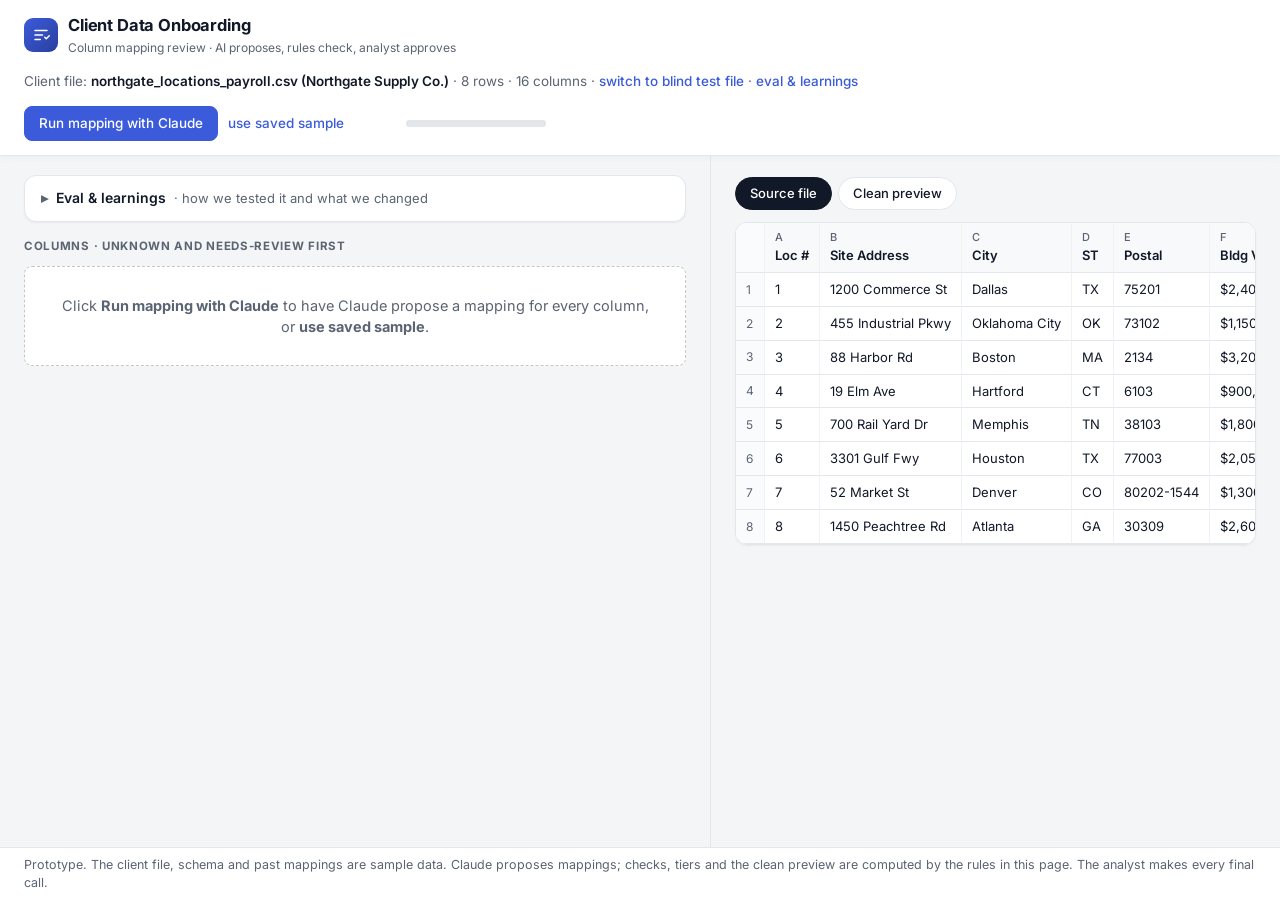
<file: 02-client-data-onboarding/app/index.html>
<!DOCTYPE html>
<html lang="en">
<head>
<meta charset="utf-8">
<meta name="viewport" content="width=device-width, initial-scale=1">
<title>Client Data Onboarding</title>
<link rel="preconnect" href="https://fonts.googleapis.com"><link href="https://fonts.googleapis.com/css2?family=Inter:wght@400;500;600;700&display=swap" rel="stylesheet">
<style>
  :root {
    --bg: #f6f6f4; --panel: #ffffff; --ink: #1d1d1b; --muted: #6b6b66; --line: #e4e3df;
    --gap: #b42318; --gap-bg: #fdecea; --rev: #a15c07; --rev-bg: #fdf3e1; --met: #1e7a46; --met-bg: #e7f5ec;
    --accent: #2f5bd3; --accent-bg: #eaf0fd; --mark: #fff3b0; --mark-active: #ffd54a;
  }
  * { box-sizing: border-box; }
  html, body { margin: 0; height: 100%; }
  body { font: 14px/1.45 -apple-system, BlinkMacSystemFont, "Segoe UI", Inter, Roboto, sans-serif; color: var(--ink); background: var(--bg); display: flex; flex-direction: column; }
  header { background: var(--panel); border-bottom: 1px solid var(--line); padding: 12px 20px; display: flex; align-items: center; gap: 20px; flex-wrap: wrap; }
  header h1 { font-size: 16px; margin: 0; }
  .doc-meta { color: var(--muted); font-size: 13px; }
  .doc-meta b { color: var(--ink); font-weight: 600; }
  .spacer { flex: 1; }
  .chips { display: flex; gap: 6px; }
  .chip { font-size: 12px; font-weight: 600; padding: 3px 9px; border-radius: 999px; }
  .progress { display: flex; align-items: center; gap: 8px; font-size: 13px; color: var(--muted); }
  .bar { width: 120px; height: 6px; background: var(--line); border-radius: 3px; overflow: hidden; }
  .bar > div { height: 100%; background: var(--accent); transition: width .2s; }
  main { flex: 1; display: grid; grid-template-columns: minmax(0, 1.25fr) minmax(0, 1fr); min-height: 0; }
  .pane { overflow-y: auto; padding: 16px 20px 40px; }
  .pane.findings { border-right: 1px solid var(--line); }
  .pane-title { font-size: 11px; letter-spacing: .06em; text-transform: uppercase; color: var(--muted); font-weight: 700; margin: 4px 0 10px; }

  .banner { background: var(--rev-bg); border: 1px solid #f0d29a; border-left: 4px solid var(--rev); border-radius: 8px; padding: 12px 14px; margin-bottom: 16px; cursor: pointer; }
  .banner h3 { margin: 0 0 4px; font-size: 14px; color: #7a4504; }
  .banner p { margin: 0 0 6px; }
  .banner blockquote { margin: 6px 0; }

  .card { background: var(--panel); border: 1px solid var(--line); border-left: 4px solid var(--line); border-radius: 8px; padding: 12px 14px; margin-bottom: 12px; cursor: pointer; transition: box-shadow .15s, border-color .15s; }
  .card:hover { box-shadow: 0 1px 6px rgba(0,0,0,.06); }
  .card.s-gap { border-left-color: var(--gap); }
  .card.s-review { border-left-color: var(--rev); }
  .card.s-met { border-left-color: var(--met); }
  .card.selected { box-shadow: 0 0 0 2px var(--accent); }
  .card.decided { background: #fbfbfa; }
  .card-head { display: flex; align-items: center; gap: 8px; flex-wrap: wrap; }
  .card-head h2 { font-size: 15px; margin: 0; }
  .ref-link { margin-left: auto; font-size: 12px; color: var(--accent); white-space: nowrap; }
  .pill { font-size: 11px; font-weight: 700; padding: 2px 8px; border-radius: 999px; text-transform: uppercase; letter-spacing: .03em; white-space: nowrap; }
  .p-gap { color: var(--gap); background: var(--gap-bg); }
  .p-review { color: var(--rev); background: var(--rev-bg); }
  .p-met { color: var(--met); background: var(--met-bg); }
  .pill.struck { text-decoration: line-through; opacity: .55; }
  .tag { font-size: 11px; color: var(--muted); border: 1px solid var(--line); border-radius: 4px; padding: 1px 6px; white-space: nowrap; }
  .tag.outside { color: var(--accent); border-color: #c9d6f7; background: var(--accent-bg); }
  .plain { margin: 6px 0 10px; color: #3c3c38; }
  .cols { display: grid; grid-template-columns: 1fr 1fr; gap: 12px; }
  .col { border: 1px solid var(--line); border-radius: 6px; padding: 8px 10px; }
  .col-title { font-size: 10.5px; letter-spacing: .06em; text-transform: uppercase; color: var(--muted); font-weight: 700; margin-bottom: 6px; display: flex; align-items: center; gap: 6px; }
  .col-title .method { text-transform: none; letter-spacing: 0; font-weight: 600; font-size: 11px; padding: 1px 6px; border-radius: 4px; }
  .m-rule { background: #eef1f4; color: #3b4a5a; }
  .m-judgment { background: var(--rev-bg); color: var(--rev); }
  dl { margin: 0; }
  dt { font-size: 11.5px; color: var(--muted); margin-top: 6px; }
  dt:first-child { margin-top: 0; }
  dd { margin: 1px 0 0; }
  blockquote { margin: 2px 0 0; padding: 4px 8px; border-left: 3px solid var(--mark-active); background: #fffbe8; font-style: italic; color: #3c3c38; }
  .actions { display: flex; gap: 8px; margin-top: 10px; align-items: center; flex-wrap: wrap; }
  button { font: inherit; font-size: 13px; padding: 5px 12px; border-radius: 6px; border: 1px solid var(--line); background: var(--panel); cursor: pointer; }
  button:hover { border-color: #c8c7c2; }
  button.primary { background: var(--accent); color: #fff; border-color: var(--accent); }
  button.link { border: none; background: none; color: var(--accent); padding: 5px 4px; }
  .decision { margin-top: 10px; padding: 8px 10px; border-radius: 6px; font-size: 13px; display: flex; gap: 8px; align-items: flex-start; }
  .decision .who { font-weight: 600; }
  .d-accepted { background: var(--met-bg); }
  .d-overridden { background: var(--accent-bg); }
  .d-escalated { background: var(--gap-bg); }
  .decision .note { color: #3c3c38; }
  .form { margin-top: 10px; padding: 10px; border: 1px dashed #c8c7c2; border-radius: 6px; display: grid; gap: 8px; cursor: default; }
  .form label { font-size: 12px; color: var(--muted); display: grid; gap: 3px; }
  .form select, .form textarea { font: inherit; padding: 5px 6px; border: 1px solid var(--line); border-radius: 6px; }
  .form textarea { min-height: 54px; resize: vertical; }
  .form .row { display: grid; grid-template-columns: 1fr 1fr; gap: 8px; }

  .oos { margin-top: 20px; }
  .oos-item { display: flex; gap: 10px; align-items: baseline; padding: 6px 8px; border-radius: 6px; cursor: pointer; color: var(--muted); }
  .oos-item:hover { background: #eeeeea; }
  .oos-item.selected { background: var(--accent-bg); color: var(--ink); }

  .contract { background: var(--panel); border: 1px solid var(--line); border-radius: 8px; padding: 18px 22px; font-family: Georgia, "Times New Roman", serif; font-size: 14px; line-height: 1.6; }
  .contract h2 { font-size: 16px; text-align: center; margin: 0 0 4px; }
  .contract .parties { text-align: center; color: var(--muted); font-size: 13px; margin-bottom: 8px; }
  .page-break { font-family: -apple-system, sans-serif; font-size: 11px; color: var(--muted); text-transform: uppercase; letter-spacing: .06em; border-top: 1px dashed var(--line); margin: 18px 0 10px; padding-top: 6px; }
  .contract h3 { font-size: 14px; margin: 12px 0 4px; }
  .contract p { margin: 0 0 8px; }
  .contract .pref { font-weight: 700; margin-right: 4px; }
  mark { background: var(--mark); border-radius: 2px; padding: 0 1px; cursor: pointer; transition: background .2s, box-shadow .2s; }
  mark.k-oos { background: #ececea; }
  mark.k-ext { background: #fbe2bd; }
  mark.active { background: var(--mark-active); box-shadow: 0 0 0 2px #e0a800; }
  .run { display: flex; align-items: center; gap: 6px; }
  #run-status { font-size: 12.5px; color: var(--muted); }
  #run-status.err { color: var(--gap); }
  .empty { border: 1px dashed #c8c7c2; border-radius: 8px; padding: 28px; text-align: center; color: var(--muted); background: var(--panel); }
  .eval { background: var(--panel); border: 1px solid var(--line); border-radius: 8px; padding: 10px 14px; margin-bottom: 16px; font-size: 13px; }
  .eval summary { cursor: pointer; font-weight: 600; }
  .eval .nums { display: flex; flex-wrap: wrap; gap: 6px 14px; margin-top: 6px; }
  .eval .ok { color: var(--met); font-weight: 600; } .eval .bad { color: var(--gap); font-weight: 600; }
  .eval table { border-collapse: collapse; width: 100%; margin-top: 8px; font-size: 12px; }
  .eval td, .eval th { border-top: 1px solid var(--line); padding: 4px 6px; text-align: left; }
  .scorecard { background: var(--panel); border: 1px solid var(--line); border-radius: 8px; padding: 10px 14px; margin-bottom: 8px; }
  .sc-title { font-size: 11px; letter-spacing: .06em; text-transform: uppercase; color: var(--muted); font-weight: 700; margin-bottom: 8px; }
  .tiles { display: grid; grid-template-columns: repeat(6, minmax(0, 1fr)); gap: 8px; }
  .tile { border: 1px solid var(--line); border-radius: 6px; padding: 6px 8px; }
  .tile .tl { font-size: 11px; color: var(--muted); }
  .tile .tv { font-size: 18px; font-weight: 700; }
  .tile .tv.ok { color: var(--met); } .tile .tv.bad { color: var(--gap); }
  .tile.caveat { background: var(--rev-bg); border-color: #f0d29a; } .tile.caveat .tv { font-size: 12.5px; color: #7a4504; padding-top: 3px; }
  @media (max-width: 1100px) { .tiles { grid-template-columns: repeat(3, minmax(0, 1fr)); } }
  .learnings { background: transparent; border: 1px dashed #c8c7c2; border-radius: 8px; padding: 6px 12px; margin-bottom: 14px; font-size: 12.5px; color: #3c3c38; }
  .learnings summary { cursor: pointer; font-size: 11px; letter-spacing: .06em; text-transform: uppercase; color: var(--muted); font-weight: 700; }
  .learnings .lg { display: grid; gap: 6px; margin-top: 8px; }
  .learnings ul { margin: 2px 0 0; padding-left: 18px; }
  footer { font-size: 11.5px; color: var(--muted); padding: 6px 20px; border-top: 1px solid var(--line); background: var(--panel); }
  @media (max-width: 900px) { main { grid-template-columns: 1fr; } .pane.findings { border-right: none; } .cols { grid-template-columns: 1fr; } }

  /* ===== Polish layer: visual only ===== */
  :root { --bg: #f4f5f7; --ink: #111827; --muted: #5b6472; --line: #e3e6eb; --accent: #3b5bdb; --accent-bg: #edf1fd;
          --gap: #c0262d; --gap-bg: #fdeceb; --rev: #b45309; --rev-bg: #fef4e6; --met: #15803d; --met-bg: #e9f7ee; }
  body { font-family: Inter, -apple-system, BlinkMacSystemFont, "Segoe UI", Roboto, sans-serif; font-size: 14.5px; color: var(--ink); -webkit-font-smoothing: antialiased; }
  header { padding: 14px 24px; gap: 14px 22px; box-shadow: 0 1px 0 var(--line), 0 2px 8px rgba(17,24,39,.04); border-bottom: none; position: relative; z-index: 2; }
  .brand { display: flex; align-items: center; gap: 10px; }
  .logo { width: 34px; height: 34px; border-radius: 9px; background: linear-gradient(135deg, #3b5bdb, #2a3f9e); display: grid; place-items: center; }
  header h1 { font-size: 16.5px; font-weight: 700; letter-spacing: -.01em; }
  .sub { font-size: 12px; color: var(--muted); margin-top: 1px; }
  .doc-meta { font-size: 13.5px; flex-basis: 100%; order: 3; padding-top: 2px; }
  .run { order: 4; } .chips { order: 5; } .progress { order: 6; }
  .doc-meta a { color: var(--accent); text-decoration: none; font-weight: 500; }
  .doc-meta a:hover { text-decoration: underline; }
  .chip { font-size: 12.5px; padding: 4px 11px; }
  .progress { font-size: 13px; }
  .bar { width: 140px; height: 7px; }
  button { font-size: 13.5px; padding: 7px 14px; border-radius: 8px; font-weight: 500; transition: background .15s, border-color .15s; }
  button.primary { background: var(--accent); border-color: var(--accent); }
  button.primary:hover { background: #3049b8; border-color: #3049b8; }
  button.link { font-weight: 500; }
  #run-status { font-size: 13px; }
  .pane { padding: 20px 24px 48px; }
  .pane-title { font-size: 11.5px; color: var(--muted); margin: 6px 0 12px; }
  .card { border-radius: 12px; padding: 16px 18px; margin-bottom: 14px; box-shadow: 0 1px 2px rgba(17,24,39,.05); border-left-width: 5px; }
  .card:hover { box-shadow: 0 4px 14px rgba(17,24,39,.08); }
  .card.selected { box-shadow: 0 0 0 2px var(--accent), 0 4px 14px rgba(59,91,219,.12); }
  .card-head h2 { font-size: 16px; font-weight: 600; letter-spacing: -.01em; }
  .pill { font-size: 11.5px; padding: 3px 9px; }
  .tag { font-size: 12px; padding: 2px 8px; border-radius: 6px; }
  .ref-link { font-size: 13px; font-weight: 500; }
  .plain { font-size: 14.5px; color: #374151; margin: 8px 0 12px; line-height: 1.5; }
  .cols { gap: 14px; }
  .col { border-radius: 10px; padding: 11px 13px; background: #fafbfc; }
  .col-title { font-size: 11px; margin-bottom: 8px; }
  .col-title .method { font-size: 11.5px; }
  dt { font-size: 12.5px; margin-top: 9px; }
  dd { font-size: 14px; line-height: 1.5; }
  blockquote { font-size: 14px; line-height: 1.5; border-left-width: 3px; border-radius: 0 6px 6px 0; padding: 6px 10px; }
  .decision { font-size: 13.5px; border-radius: 8px; padding: 9px 12px; }
  .form { border-radius: 10px; }
  .form label { font-size: 12.5px; }
  .banner { border-radius: 12px; padding: 14px 16px; }
  .banner h3 { font-size: 15px; }
  .banner p, .banner blockquote { font-size: 14px; }
  .eval, .scorecard { border-radius: 12px; font-size: 13.5px; }
  .eval table { font-size: 13px; }
  .tile { border-radius: 10px; padding: 8px 10px; }
  .tile .tl { font-size: 12px; }
  .tile .tv { font-size: 20px; }
  .oos-item { font-size: 14px; }
  .contract { border-radius: 12px; padding: 26px 30px; font-family: "Source Serif 4", Georgia, serif; font-size: 15px; line-height: 1.65; box-shadow: 0 1px 2px rgba(17,24,39,.05); }
  .contract h2 { font-size: 19px; }
  .contract h3 { font-size: 15px; }
  .page-break { font-family: Inter, sans-serif; font-size: 11.5px; }
  footer { font-size: 12.5px; padding: 8px 24px; }

  /* Eval & learnings panel */
  .learnings { background: var(--panel); border: 1px solid var(--line); border-radius: 12px; padding: 0; margin-bottom: 16px; font-size: 14.5px; color: var(--ink); box-shadow: 0 1px 2px rgba(17,24,39,.05); }
  .learnings > summary { list-style: none; cursor: pointer; padding: 12px 16px; font-size: 14px; font-weight: 600; letter-spacing: 0; text-transform: none; color: var(--ink); display: flex; align-items: center; gap: 8px; }
  .learnings > summary::-webkit-details-marker { display: none; }
  .learnings > summary::before { content: "\25B8"; color: var(--muted); transition: transform .15s; }
  .learnings[open] > summary::before { transform: rotate(90deg); }
  .learnings > summary .hint { font-weight: 400; color: var(--muted); font-size: 13px; }
  .lg { padding: 0 16px 16px; display: grid; gap: 14px; margin-top: 0; }
  .lg-results { display: grid; grid-template-columns: 1fr 1fr; gap: 12px; }
  .res { border: 1px solid var(--line); border-radius: 10px; padding: 12px 14px; background: #fafbfc; }
  .res .rt { font-size: 12.5px; color: var(--muted); font-weight: 600; text-transform: uppercase; letter-spacing: .04em; }
  .res .big { font-size: 26px; font-weight: 700; color: var(--met); margin: 2px 0; letter-spacing: -.02em; }
  .res .big span { font-size: 14px; color: var(--muted); font-weight: 500; letter-spacing: 0; }
  .res .rd { font-size: 14px; color: #374151; }
  .lg-sec h4 { margin: 0 0 6px; font-size: 13px; text-transform: uppercase; letter-spacing: .05em; color: var(--muted); }
  .lg-sec ul { margin: 0; padding-left: 20px; display: grid; gap: 4px; }
  .lg-sec li { font-size: 14.5px; line-height: 1.5; }
  .lg-two { display: grid; grid-template-columns: 1fr 1fr; gap: 14px; }
  .lg-sec.caught h4 { color: var(--gap); } .lg-sec.fixed h4 { color: var(--met); }
  .lg-next { background: var(--accent-bg); border-radius: 10px; padding: 10px 14px; font-size: 14.5px; }
  @media (max-width: 1100px) { .lg-results, .lg-two { grid-template-columns: 1fr; } }

  /* ===== Onboarding-specific ===== */
  .p-unknown { color: #475467; background: #eef0f3; }
  .card.s-unknown { border-left-color: #98a2b3; }
  .tabs { display: flex; gap: 6px; margin: 2px 0 12px; }
  .tab { border-radius: 999px; padding: 6px 14px; font-size: 13px; background: #fff; color: var(--ink); transition: none; }
  .tab.active { background: var(--ink); color: #fff; border-color: var(--ink); }
  .tablewrap { overflow: auto; background: var(--panel); border: 1px solid var(--line); border-radius: 12px; box-shadow: 0 1px 2px rgba(17,24,39,.05); max-height: calc(100vh - 210px); }
  table.grid { border-collapse: separate; border-spacing: 0; font-size: 13px; width: max-content; min-width: 100%; }
  .grid th, .grid td { padding: 7px 10px; border-bottom: 1px solid var(--line); border-right: 1px solid #f0f1f4; white-space: nowrap; text-align: left; }
  .grid th { position: sticky; top: 0; background: #f8f9fb; font-weight: 600; cursor: pointer; z-index: 1; vertical-align: bottom; }
  .grid th .cl { display: block; font-size: 11px; color: var(--muted); font-weight: 500; }
  .grid .rn { color: var(--muted); background: #fafbfc; position: sticky; left: 0; font-size: 12px; }
  .grid .hl { background: #fff4c2 !important; box-shadow: inset 0 0 0 1px #f0c430; }
  .grid th.hl { background: #ffe58a !important; }
  .grid td.bad { background: var(--gap-bg); color: var(--gap); }
  .grid .nocol { color: #98a2b3; background: #fafbfc; }
  .badmark { font-weight: 700; }
  .pv-sum { padding: 10px 12px; font-size: 13.5px; border-bottom: 1px solid var(--line); position: sticky; left: 0; }
  .pv-sum .bad, b.bad { color: var(--gap); }
  .vals { display: flex; flex-wrap: wrap; gap: 4px; }
  .val { font-family: ui-monospace, Menlo, monospace; font-size: 12.5px; background: #fff; border: 1px solid var(--line); border-radius: 6px; padding: 1px 6px; }
  ul.checks { list-style: none; padding: 0; margin: 0; display: grid; gap: 3px; }
  .checks li { font-size: 13.5px; }
  .ck-pass { color: var(--met); } .ck-fail { color: var(--gap); font-weight: 500; } .ck-warn { color: var(--rev); }
  .ck-d { color: #374151; font-weight: 400; }
  dd.fix { color: var(--accent); font-weight: 600; }
  .auto-note { font-size: 13px; color: var(--met); font-weight: 600; }
  button.primary.alt { background: var(--met); border-color: var(--met); }
  .card-head h2 { font-size: 15.5px; }
  .lg-key { background: #ecfdf3; border: 1px solid #b7ebc9; border-radius: 10px; padding: 11px 14px; font-size: 15px; line-height: 1.5; }
  .ck-info { color: #3b5bdb; } dd.prov { font-size: 13px; color: #475467; } .dsrc { color: #5b6472; font-size: 12.5px; }
  .grid td.conv { background: #eef2ff; }
  table.runs { border-collapse: collapse; width: 100%; font-size: 13px; } table.runs td, table.runs th { border-top: 1px solid var(--line); padding: 5px 6px; text-align: left; } td.ok { color: var(--met); font-weight: 600; } td.bad { color: var(--gap); font-weight: 700; } .cons { margin-top: 8px; font-size: 13.5px; }
</style>
</head>
<body>
<header>
  <div class="brand"><div class="logo" aria-hidden="true"><svg viewBox="0 0 24 24" width="18" height="18" fill="none" stroke="#fff" stroke-width="2" stroke-linecap="round" stroke-linejoin="round"><path d="M4 6h16M4 12h10M4 18h7"/><path d="M17 15l2 2 4-4"/></svg></div><div><h1>Client Data Onboarding</h1><div class="sub">Column mapping review · AI proposes, rules check, analyst approves</div></div></div>
  <div class="doc-meta">Client file: <b id="file-label"></b> · <span id="file-stats"></span> · <a href="#" id="learnings-link">eval &amp; learnings</a></div>
  <div class="run"><button class="primary" id="run-btn">Run mapping with Claude</button><button class="link" id="sample-btn">use saved sample</button><span id="run-status"></span></div>
  <div class="chips" id="chips"></div>
  <div class="progress"><span id="progress-text"></span><div class="bar"><div id="progress-bar"></div></div></div>
</header>
<main>
  <section class="pane findings" id="findings-pane">
    <div id="eval-slot"></div>
    <details class="learnings" id="learnings">
      <summary>Eval &amp; learnings <span class="hint">· how we tested it and what we changed</span></summary>
      <div class="lg" id="learnings-body">
        <div class="lg-key"><b>Key product learning:</b> AI proposes mappings; deterministic rules decide whether a mapping is safe enough to auto-flow downstream. Ambiguous or invalid cases go to review.</div>
        <div class="lg-results">
          <div class="res"><div class="rt">Blind file · 3 independent live runs</div><div class="big">0 <span>wrong auto-applied, every run</span></div><div class="rd">7/7 must-review routed · 15/15 AI proposals correct · 0 extras · 14/15 columns identical across runs</div></div>
          <div class="res"><div class="rt">Safety net</div><div class="big">6 / 6 <span>traps caught by rules</span></div><div class="rd">Not by the AI's confidence. The class-code rule holds even with AI confidence forced to "high". No regressions.</div></div>
        </div>
        <div class="lg-two">
          <div class="lg-sec caught"><h4>What testing caught</h4><ul>
            <li>A live run crashed on unexpected AI output (true/false values instead of text).</li>
            <li>A cross-check silently passed when the column it compares against was missing.</li>
            <li>Cached AI responses would have made repeat runs look perfectly consistent.</li>
            <li>Class code "0005" was caught only because the AI happened to be cautious.</li></ul></div>
          <div class="lg-sec fixed"><h4>What we fixed</h4><ul>
            <li>Every AI output is validated first; a bad column goes to Review instead of breaking the run.</li>
            <li>A check that can't run now fails safe instead of passing.</li>
            <li>Caching is off, so repeat runs are real, independent calls.</li>
            <li>An approved class-code list plus business-type fit, independent of the AI.</li></ul></div>
        </div>
        <div class="lg-two">
          <div class="lg-sec"><h4>How we checked</h4><ul>
            <li>Answer key frozen with checksums before any run.</li>
            <li>3 independent live runs, plus a replay with all AI confidence forced to "high".</li>
            <li>14 broken-output and 5 messy-value tests; full regression after every fix.</li></ul></div>
          <div class="lg-sec"><h4>Limits</h4><ul>
            <li>One synthetic blind file, written by the same AI that wrote the key.</li>
            <li>Small sample class-code list; spreadsheets only (no PDFs).</li>
            <li>Decisions aren't saved; the client follow-up draft isn't built.</li></ul></div>
        </div>
        <div class="lg-next"><b>Next step:</b> 10–20 real client files with analyst-approved mappings as answer keys, 3 runs each. Measure wrong auto-applies (target 0), review rate, and time to an approved dataset.</div>
      </div>
    </details>
    <div class="pane-title">Columns · unknown and needs-review first</div>
    <div id="cards"></div>
  </section>
  <section class="pane" id="right-pane">
    <div class="tabs"><button class="tab active" data-tab="source">Source file</button><button class="tab" data-tab="preview">Clean preview</button></div>
    <div id="source-view" class="tablewrap"></div>
    <div id="preview-view" class="tablewrap" hidden></div>
  </section>
</main>
<footer>Prototype. The client file, schema and past mappings are sample data. Claude proposes mappings; checks, tiers and the clean preview are computed by the rules in this page. The analyst makes every final call.</footer>
<script>
/* ============ 1. SOURCE: client file (the messy input) ============ */
const FILES = {
  sample: {
    name: "northgate_locations_payroll.csv", client: "Northgate Supply Co.", businessType: "wholesale_distribution",
    csv: `Loc #,Site Address,City,ST,Postal,Bldg Value,Contents,TIV,Yr Blt,Const,Sq Ft,Sprinklered,Class,Emp,Payroll,Region Mgr
1,1200 Commerce St,Dallas,TX,75201,"$2,400,000","$600,000","$3,000,000",1998,NC,42000,Y,8810,12,"$61,500",J. Ortiz
2,455 Industrial Pkwy,Oklahoma City,OK,73102,"$1,150,000","$850,000","$2,000,000",2005,MNC,38000,Y,7380,9,"$40,200",J. Ortiz
3,88 Harbor Rd,Boston,MA,2134,"$3,200,000","$400,000","$3,600,000",1962,JM,25000,N,8292,6,"$27,900",K. Lee
4,19 Elm Ave,Hartford,CT,6103,"$900,000","$250,000","$1,150,000",,Frame,9000,N,8810,4,"$21,000",K. Lee
5,700 Rail Yard Dr,Memphis,TN,38103,"$1,800,000","$1,100,000","$2,700,000",1987,NC,51000,Y,7380,15,"$66,000",M. Patel
6,3301 Gulf Fwy,Houston,TX,77003,"$2,050,000","$700,000","$2,750,000",2012,Steel,46000,Y,8292,11,"$48,400",J. Ortiz
7,52 Market St,Denver,CO,80202-1544,"$1,300,000","$300,000","$1,600,000",2001,MNC,18000,Y,8810,5,"$26,250",M. Patel
8,1450 Peachtree Rd,Atlanta,GA,30309,"$2,600,000","$900,000","$3,500,000",2019,NC,40000,Y,7380,14,"$63,700",M. Patel`
  },
  blind: { name: "coastline_sites.csv", client: "Coastline Distribution (blind test)", businessType: "wholesale_distribution", csv: "Site ID,Street,City,State,Zip,Building,Contents,Value,Year Built,Construction,Class Code,Headcount,FTE,Annual Payroll,Payroll Total\n101,2200 Navigation Blvd,TX,Houston,77003,\"$2,100,000\",\"$500,000\",\"$2,600,000\",1995,NC,8292,12,11.5,\"$52,000\",\"$624,000\"\n102,410 Tchoupitoulas St,LA,New Orleans,70130,\"$1,400,000\",\"$600,000\",\"$2,000,000\",1978,JM,8292,9,8.0,\"$37,500\",\"$450,000\"\n103,1601 N Ashley Dr,FL,Tampa,33602,\"$3,000,000\",\"$1,000,000\",\"$4,000,000\",2010,MNC,7380,15,15.0,\"$66,250\",\"$795,000\"\n104,220 E Bay St,FL,Jacksonville,32202,\"$950,000\",\"$350,000\",\"$1,300,000\",1988,Frame,8292,6,5.5,\"$24,500\",\"$294,000\"\n105,75 Piedmont Ave NE,GA,Atlanta,30303,\"$2,700,000\",\"$800,000\",\"$3,500,000\",2016,NC,0005,14,13.0,\"$61,600\",\"$739,200\"\n106,40 Calhoun St,SC,Charleston,29401,\"$1,150,000\",\"$450,000\",\"$1,600,000\",1961,JM,8292,7,7.0,\"$28,700\",\"$344,400\"\n107,300 S Tryon St,NC,Charlotte,28202,\"$2,250,000\",\"$750,000\",\"$3,000,000\",2004,FR,7380,11,10.0,\"$47,300\",\"$567,600\"\n108,150 W Main St,VA,Norfolk,23510,\"$1,800,000\",\"$700,000\",\"$2,500,000\",1999,MNC,8292,10,9.5,\"$43,000\",\"$516,000\"" }
};

function parseCSV(text) {
  const rows = []; let row = [], cell = "", q = false;
  for (let i = 0; i < text.length; i++) {
    const c = text[i];
    if (q) { if (c === '"' && text[i + 1] === '"') { cell += '"'; i++; } else if (c === '"') q = false; else cell += c; }
    else if (c === '"') q = true;
    else if (c === ",") { row.push(cell); cell = ""; }
    else if (c === "\n" || c === "\r") { if (c === "\r" && text[i + 1] === "\n") i++; row.push(cell); rows.push(row); row = []; cell = ""; }
    else cell += c;
  }
  if (cell !== "" || row.length) { row.push(cell); rows.push(row); }
  return rows;
}

/* ============ 2. INTERNAL SCHEMA (system of record) ============ */
const US_STATES = "AL AK AZ AR CA CO CT DE FL GA HI ID IL IN IA KS KY LA ME MD MA MI MN MS MO MT NE NV NH NJ NM NY NC ND OH OK OR PA RI SC SD TN TX UT VT VA WA WV WI WY DC".split(" ");
const CONSTRUCTION = ["Frame", "Joisted Masonry", "Non-Combustible", "Masonry Non-Combustible", "Fire Resistive"];
const SCHEMA = {
  location_id:         { label: "Location ID", type: "int", required: true, unique: true, syn: ["loc #", "loc", "location", "location id", "loc no", "site id", "site #"] },
  street_address:      { label: "Street address", type: "text", required: true, syn: ["address", "site address", "street", "street address", "location address"] },
  city:                { label: "City", type: "text", required: true, syn: ["city", "town"] },
  state:               { label: "State", type: "state", required: true, syn: ["st", "state", "state code"] },
  zip:                 { label: "ZIP code", type: "zip", required: true, syn: ["zip", "zip code", "postal", "postal code", "zipcode"] },
  building_value:      { label: "Building value", type: "currency", required: true, syn: ["bldg value", "building value", "building", "bldg"] },
  contents_value:      { label: "Contents value", type: "currency", required: false, syn: ["contents", "contents value", "bpp", "business personal property"] },
  total_insured_value: { label: "Total insured value", type: "currency", required: false, syn: ["tiv", "total insured value", "total value"] },
  year_built:          { label: "Year built", type: "year", required: true, syn: ["yr blt", "year built", "yr built", "built"] },
  construction_type:   { label: "Construction type", type: "enum", values: CONSTRUCTION, required: true, syn: ["const", "construction", "construction type", "const type"] },
  square_footage:      { label: "Square footage", type: "int", required: false, syn: ["sq ft", "sqft", "square feet", "area", "square footage"] },
  sprinklered:         { label: "Sprinklered", type: "bool", required: false, syn: ["sprinklered", "sprinklers", "sprinkler"] },
  wc_class_code:       { label: "WC class code", type: "class4", required: true, syn: ["class", "class code", "wc class", "wc code"] },
  employee_count:      { label: "Employee count", type: "int", required: true, syn: ["emp", "employees", "headcount", "emp count", "# employees"] },
  annual_payroll:      { label: "Annual payroll", type: "currency", required: true, lookalike: true, syn: ["payroll", "annual payroll", "remuneration"] }
};

/* Approved WC class-code reference set (prototype sample). Codes are strings: leading zeros are significant.
   "fits" lists the business types each code is compatible with ("*" = any business). */
const CLASS_CODES = {
  "8810": { desc: "Clerical office employees", fits: ["*"] },
  "8742": { desc: "Outside salespersons", fits: ["*"] },
  "7380": { desc: "Drivers, chauffeurs and helpers", fits: ["wholesale_distribution", "trucking"] },
  "8292": { desc: "Warehouse, general merchandise", fits: ["wholesale_distribution"] },
  "8018": { desc: "Store: wholesale", fits: ["wholesale_distribution"] },
  "5183": { desc: "Plumbing", fits: ["contractor"] },
  "0005": { desc: "Nursery employees (farm)", fits: ["agriculture"] }
};
const BUSINESS_LABEL = { wholesale_distribution: "wholesale distribution", trucking: "trucking", contractor: "contractor", agriculture: "agriculture" };

/* Past approved mappings: examples, NOT ground truth (they disagree with each other). */
const PAST = [
  { client: "Client A", header: "Payroll", field: "annual_payroll", conversion: "none" },
  { client: "Client B", header: "Payroll", field: "annual_payroll", conversion: "monthly ×12" },
  { client: "Client C", header: "Const", field: "construction_type", conversion: "code map" },
  { client: "Client D", header: "Postal", field: "zip", conversion: "5-digit ZIP" },
  { client: "Client E", header: "TIV", field: "total_insured_value", conversion: "none" },
  { client: "Client F", header: "Value", field: "building_value", conversion: "none" },
  { client: "Client G", header: "Value", field: "total_insured_value", conversion: "none" }
];

/* ============ 3. AI MAPPING PROPOSALS ============ */
/* 3a. Saved sample (offline fallback). Note: Payroll is proposed confidently as annual — the rules must catch it. */
const SAMPLE_MAPPING = { mappings: [
  { column: "Loc #", field: "location_id", transform: { type: "none" }, confidence: "high", header_evidence: "'Loc #' is a common abbreviation for location number.", value_evidence: "Sequential integers 1–8." },
  { column: "Site Address", field: "street_address", transform: { type: "none" }, confidence: "high", header_evidence: "Header names an address.", value_evidence: "Street number + street name." },
  { column: "City", field: "city", transform: { type: "none" }, confidence: "high", header_evidence: "Exact match.", value_evidence: "US city names." },
  { column: "ST", field: "state", transform: { type: "none" }, confidence: "high", header_evidence: "'ST' is the standard state abbreviation.", value_evidence: "Two-letter codes." },
  { column: "Postal", field: "zip", transform: { type: "zip5" }, confidence: "high", header_evidence: "'Postal' = postal code.", value_evidence: "Mostly 5 digits; some lost a leading zero, one is ZIP+4." },
  { column: "Bldg Value", field: "building_value", transform: { type: "none" }, confidence: "high", header_evidence: "'Bldg' = building.", value_evidence: "Dollar amounts in the millions." },
  { column: "Contents", field: "contents_value", transform: { type: "none" }, confidence: "high", header_evidence: "Contents = business personal property.", value_evidence: "Dollar amounts smaller than building values." },
  { column: "TIV", field: "total_insured_value", transform: { type: "none" }, confidence: "high", header_evidence: "TIV = total insured value.", value_evidence: "Dollar amounts roughly equal to building + contents." },
  { column: "Yr Blt", field: "year_built", transform: { type: "none" }, confidence: "high", header_evidence: "'Yr Blt' = year built.", value_evidence: "Four-digit years; one blank." },
  { column: "Const", field: "construction_type", transform: { type: "code_map", map: { "Frame": "Frame", "F": "Frame", "JM": "Joisted Masonry", "NC": "Non-Combustible", "MNC": "Masonry Non-Combustible", "FR": "Fire Resistive" } }, confidence: "high", header_evidence: "'Const' = construction.", value_evidence: "ISO construction codes (NC, MNC, JM, Frame)." },
  { column: "Sq Ft", field: "square_footage", transform: { type: "none" }, confidence: "high", header_evidence: "Square feet.", value_evidence: "Integers 9,000–51,000." },
  { column: "Sprinklered", field: "sprinklered", transform: { type: "none" }, confidence: "high", header_evidence: "Exact match.", value_evidence: "Y/N." },
  { column: "Class", field: "wc_class_code", transform: { type: "none" }, confidence: "high", header_evidence: "'Class' next to payroll and employees suggests a WC class code.", value_evidence: "Four-digit codes (8810, 7380, 8292)." },
  { column: "Emp", field: "employee_count", transform: { type: "none" }, confidence: "high", header_evidence: "'Emp' = employees.", value_evidence: "Small integers." },
  { column: "Payroll", field: "annual_payroll", transform: { type: "none" }, confidence: "high", header_evidence: "'Payroll' matches annual payroll.", value_evidence: "Dollar amounts." },
  { column: "Region Mgr", field: null, transform: { type: "none" }, confidence: "high", header_evidence: "Internal contact name.", value_evidence: "Person names; no matching schema field." }
] };

/* 3b. Live mapping: Claude reads headers + sample rows + schema + past examples and returns the same shape. */
function mappingPrompt(file) {
  const rows = parseCSV(file.csv), head = rows[0], body = rows.slice(1, 7);
  const schemaText = Object.entries(SCHEMA).map(([k, f]) => `- ${k}: ${f.label} (${f.type}${f.values ? ": " + f.values.join(" | ") : ""}${f.required ? ", required" : ""})`).join("\n");
  const pastText = PAST.map(p => `- ${p.client}: "${p.header}" -> ${p.field} (${p.conversion})`).join("\n");
  return `<client_file name="${file.name}">
${[head, ...body].map(r => r.join(" | ")).join("\n")}
</client_file>

<internal_schema>
${schemaText}
</internal_schema>

<past_approved_mappings note="examples only; they are inconsistent and are NOT ground truth">
${pastText}
</past_approved_mappings>

You are helping an insurance onboarding analyst map a client's spreadsheet into the internal schema above.

For EVERY column in the client file, propose the internal field it maps to (or null if none fits) and any conversion needed.

Return ONLY a JSON object (no prose, no code fences) with exactly this shape:
{"mappings":[{"column":"","field":null,"transform":{"type":"none"},"confidence":"high","header_evidence":"","value_evidence":""}]}

Rules:
- "column": copy the header exactly as written.
- "field": one of the schema keys above, or null.
- "transform.type": "none", "zip5" (normalize to 5-digit ZIP), "code_map" (add "map": {source value: schema value}), or "multiply" (add "factor", e.g. 12 for monthly-to-annual).
- Base the mapping on BOTH the header and the actual values. If they disagree (e.g., a header says annual but values look monthly), say so in "value_evidence" and set confidence below "high".
- Never force a mapping: if no schema field fits, use null.
- Preserve ambiguity rather than guessing. Use "high" only when header and values clearly agree.

Missing-information policy: judge from the sample rows given; don't invent context.
Quality bar: evidence must cite the actual header text and actual values.`;
}

async function runClaudeMapping(file, onProgress) {
  const sample = await claude.use("sample");
  if (!sample) throw new Error("Claude isn't available in this view (open the page on claude.ai).");
  const res = await sample(mappingPrompt(file), { modelTier: "complex", cache: false, onText: ({ text }) => onProgress && onProgress(text.length) });
  if (res.truncated) throw new Error("Claude's answer was cut off.");
  window.__LAST_RAW = res.text;
  const s = res.text.indexOf("{"), e = res.text.lastIndexOf("}");
  if (s < 0) throw new Error("No JSON in Claude's answer.");
  try { return JSON.parse(res.text.slice(s, e + 1)); } catch (err) { throw new Error("Claude's answer wasn't valid JSON."); }
}

/* 3c. Answer key for the sample file (written before any live run). */
const EXPECTED = {
  sample: {
    "Loc #": { field: "location_id", transform: "none" }, "Site Address": { field: "street_address", transform: "none" },
    "City": { field: "city", transform: "none" }, "ST": { field: "state", transform: "none" },
    "Postal": { field: "zip", transform: "zip5" }, "Bldg Value": { field: "building_value", transform: "none" },
    "Contents": { field: "contents_value", transform: "none" }, "TIV": { field: "total_insured_value", transform: "none", mustReview: true },
    "Yr Blt": { field: "year_built", transform: "none" }, "Const": { field: "construction_type", transform: "code_map", mustReview: true },
    "Sq Ft": { field: "square_footage", transform: "none" }, "Sprinklered": { field: "sprinklered", transform: "none" },
    "Class": { field: "wc_class_code", transform: "none" }, "Emp": { field: "employee_count", transform: "none" },
    "Payroll": { field: "annual_payroll", transform: "multiply:12", mustReview: true }, "Region Mgr": { field: null, transform: "none" }
  }
};

/* 3d. Blind answer key: frozen before any run (sha256 f8b6441f…). Scorer only; never sent to the model. */
EXPECTED.blind = {"Site ID": {"accept": [["location_id", "none"]], "mustReview": false, "trap": null}, "Street": {"accept": [["street_address", "none"]], "mustReview": false, "trap": null}, "City": {"accept": [["state", "none"]], "mustReview": true, "trap": "T4"}, "State": {"accept": [["city", "none"]], "mustReview": true, "trap": "T4"}, "Zip": {"accept": [["zip", "none"], ["zip", "zip5"]], "mustReview": false, "trap": null}, "Building": {"accept": [["building_value", "none"]], "mustReview": false, "trap": null}, "Contents": {"accept": [["contents_value", "none"]], "mustReview": false, "trap": null}, "Value": {"accept": [["total_insured_value", "none"]], "mustReview": true, "trap": "T1"}, "Year Built": {"accept": [["year_built", "none"]], "mustReview": false, "trap": null}, "Construction": {"accept": [["construction_type", "code_map"]], "mustReview": false, "trap": null}, "Class Code": {"accept": [["wc_class_code", "none"]], "mustReview": true, "trap": "T5"}, "Headcount": {"accept": [["employee_count", "none"]], "mustReview": false, "trap": null}, "FTE": {"accept": [[null, "none"]], "mustReview": true, "trap": "T3"}, "Annual Payroll": {"accept": [["annual_payroll", "multiply:12"], [null, "none"]], "mustReview": true, "trap": "T2+T6"}, "Payroll Total": {"accept": [["annual_payroll", "none"]], "mustReview": true, "trap": "T6"}};

/* ============ 4. RULE ENGINE: conversions, checks, tiers (deterministic) ============ */
const norm = s => String(s || "").trim().toLowerCase().replace(/\s+/g, " ");
const money = v => { const t = String(v ?? "").replace(/[$,\s]/g, ""); return /^-?\d+(\.\d+)?$/.test(t) ? Number(t) : null; };
const fmtMoney = n => n == null ? "" : "$" + Math.round(n).toLocaleString();
const SAFE_TRANSFORMS = ["none", "zip5"];

function applyTransform(raw, transform, fieldKey) {
  let v = String(raw ?? "").trim();
  if (v === "") return { value: null, issue: null };
  const t = (transform && transform.type) || "none";
  if (t === "zip5") { if (!/^\d{3,5}(-\d{4})?$/.test(v)) return { value: v, issue: `can't safely normalize ZIP '${v}'` }; v = v.split("-")[0].padStart(5, "0"); }
  if (t === "code_map") { const m = transform.map || {}; if (!Object.prototype.hasOwnProperty.call(m, v)) return { value: v, issue: `'${v}' isn't in the code map` }; v = String(m[v]); }
  const f = SCHEMA[fieldKey]; if (!f) return { value: v, issue: null };
  if (f.type === "currency") { const n = money(v); if (n == null) return { value: v, issue: "not a dollar amount" }; return { value: t === "multiply" ? n * (transform.factor || 1) : n, issue: null }; }
  if (f.type === "int" || f.type === "year") { const t2 = String(v).replace(/,/g, ""); return /^\d+$/.test(t2) ? { value: Number(t2), issue: null } : { value: v, issue: "not a whole number" }; }
  if (f.type === "bool") { const u = v.toUpperCase(); return ["Y", "YES", "TRUE"].includes(u) ? { value: true, issue: null } : ["N", "NO", "FALSE"].includes(u) ? { value: false, issue: null } : { value: v, issue: "not yes/no" }; }
  return { value: v, issue: null };
}

function validateCell(fieldKey, value) {
  const f = SCHEMA[fieldKey]; if (!f) return null;
  if (value == null) return f.required ? "missing (required)" : null;
  if (f.type === "state" && !US_STATES.includes(String(value).toUpperCase())) return "not a US state code";
  if (f.type === "zip" && !/^\d{5}$/.test(String(value))) return "not a 5-digit ZIP";
  if (f.type === "year" && (value < 1800 || value > 2026)) return "year out of range";
  if (f.type === "class4" && !/^\d{4}$/.test(String(value))) return "not a 4-digit class code";
  if (f.type === "text" && !String(value).trim()) return f.required ? "missing (required)" : null;
  if (f.type === "enum" && !f.values.includes(value)) return "not a valid construction class";
  if (f.type === "currency" && (typeof value !== "number" || value < 0)) return "invalid amount";
  if (f.type === "int" && (typeof value !== "number" || value < 0)) return "invalid number";
  return null;
}

/* Context-aware plausibility checks: do the VALUES actually fit the field? */
function columnChecks(colName, fieldKey, transform, ctx) {
  const checks = [];
  const vals = ctx.values(colName).map(r => applyTransform(r, transform, fieldKey));
  const issues = vals.map((v, i) => v.issue ? `row ${i + 1}: ${v.issue}` : null).filter(Boolean);
  checks.push({ name: "Values convert cleanly", pass: issues.length === 0, detail: issues.slice(0, 2).join("; ") });
  const bad = vals.map((v, i) => { const e = v.issue ? null : validateCell(fieldKey, v.value); return e && !e.startsWith("missing") ? `row ${i + 1}: ${e}` : null; }).filter(Boolean);
  checks.push({ name: "Values pass schema rules", pass: bad.length === 0, detail: bad.slice(0, 2).join("; ") });
  if (transform && transform.type !== "none") {
    const raws = ctx.values(colName);
    const changed = vals.map((v, i) => (!v.issue && v.value != null && String(v.value) !== String(raws[i]).trim() && !(SCHEMA[fieldKey].type === "currency" && money(raws[i]) === v.value)) ? `row ${i + 1}: ${raws[i]} → ${SCHEMA[fieldKey].type === "currency" ? fmtMoney(v.value) : v.value}` : null).filter(Boolean);
    checks.push({ name: `Conversion changes ${changed.length} of ${vals.length} values`, pass: true, info: true, detail: changed.slice(0, 3).join("; ") + (changed.length > 3 ? "; …" : "") });
  }
  const missing = vals.filter(v => v.value == null).length;
  if (missing) checks.push({ name: "No blanks", pass: !SCHEMA[fieldKey].required, warn: true, detail: `${missing} blank value${missing > 1 ? "s" : ""}${SCHEMA[fieldKey].required ? " (required field — visible gap)" : ""}` });
  if (SCHEMA[fieldKey].unique) { const s = vals.map(v => v.value); checks.push({ name: "Values are unique", pass: new Set(s).size === s.length, detail: "" }); }
  if (fieldKey === "annual_payroll") {
    const empCol = ctx.columnFor("employee_count");
    if (empCol) {
      const emps = ctx.values(empCol).map(x => parseInt(x, 10));
      const per = vals.map((v, i) => (typeof v.value === "number" && emps[i] > 0) ? v.value / emps[i] : null).filter(x => x != null);
      const low = per.filter(x => x < 15000).length, high = per.filter(x => x > 500000).length;
      const med = per.slice().sort((a, b) => a - b)[Math.floor(per.length / 2)] || 0;
      checks.push({ name: "Payroll per employee is plausible ($15k–$500k/yr)", pass: low === 0 && high === 0, detail: `median ${fmtMoney(med)} per employee per year${low ? `; ${low} of ${per.length} rows below $15k` : ""}`, key: "payroll_per_emp", median: med });
    } else checks.push({ name: "Payroll per employee is plausible", pass: false, detail: "can't check: no employee count column mapped" });
  }
  if (fieldKey === "wc_class_code") {
    const biz = FILE && FILE.businessType;
    const probs = vals.map((v, i) => {
      if (v.issue || v.value == null) return null;
      const code = String(v.value);                      // exact string: no numeric coercion, leading zeros kept
      const ref = CLASS_CODES[code];
      if (!ref) return `row ${i + 1}: ${code} isn't in the approved reference set`;
      if (biz && !ref.fits.includes("*") && !ref.fits.includes(biz)) return `row ${i + 1}: ${code} (${ref.desc}) doesn't fit a ${BUSINESS_LABEL[biz] || biz} client`;
      return null;
    }).filter(Boolean);
    checks.push({ name: `Class codes are approved and fit the business${biz ? " (" + (BUSINESS_LABEL[biz] || biz) + ")" : ""}`, pass: probs.length === 0, detail: probs.join("; "), key: "class_ref" });
  }
  if (fieldKey === "total_insured_value") {
    const b = ctx.columnFor("building_value"), c = ctx.columnFor("contents_value");
    if (b && c) {
      const bv = ctx.values(b).map(money), cv = ctx.values(c).map(money);
      const mism = vals.map((v, i) => (typeof v.value === "number" && bv[i] != null && cv[i] != null && Math.abs(v.value - (bv[i] + cv[i])) > 0.01 * v.value) ? `row ${i + 1}: TIV ${fmtMoney(v.value)} ≠ building + contents ${fmtMoney(bv[i] + cv[i])}` : null).filter(Boolean);
      checks.push({ name: "TIV = building + contents", pass: mism.length === 0, detail: mism.join("; ") });
    } else checks.push({ name: "TIV = building + contents", pass: false, detail: "can't check: building and contents columns aren't both mapped" });
  }
  return checks;
}

function suggestFix(colName, fieldKey, transform, checks, ctx) {
  const p = checks.find(c => c.key === "payroll_per_emp" && !c.pass);
  if (p) {
    const alt = { type: "multiply", factor: 12 };
    const altChecks = columnChecks(colName, fieldKey, alt, ctx);
    if (altChecks.every(c => c.pass || c.warn)) return { label: "Values look monthly: convert ×12 to annual", transform: alt };
  }
  return null;
}

function tierFor(m, ctx, all) {
  const reasons = [];
  if (!m.field || !SCHEMA[m.field]) return { provenance: { field: "AI found no match", conversion: "None", tier: "Rule engine" }, tier: "unknown", reasons: [m.field ? `'${m.field}' isn't in the internal schema` : "No internal field fits this column"], checks: [], suggestion: null };
  const f = SCHEMA[m.field], t = m.transform || { type: "none" };
  const checks = columnChecks(m.column, m.field, t, ctx);
  const headerStrong = f.syn.includes(norm(m.column));
  const past = PAST.filter(p => norm(p.header) === norm(m.column));
  const pastConflict = new Set(past.map(p => p.field + "|" + p.conversion)).size > 1;
  const dup = all.filter(x => x.field === m.field).length > 1;
  if (checks.some(c => !c.pass && !c.warn)) reasons.push("A value check failed");
  if (!headerStrong) reasons.push("Header isn't a known name for this field");
  if (!SAFE_TRANSFORMS.includes(t.type)) reasons.push("Conversion changes meaning, not just format");
  if (pastConflict) reasons.push("Past mappings for this header disagree");
  if (dup) reasons.push("Another column maps to the same field");
  if (m.confidence !== "high") reasons.push("AI wasn't confident");
  if (f.lookalike && !checks.some(c => c.key === "payroll_per_emp" && c.pass)) reasons.push("Look-alike field needs a positive value check");
  const tier = reasons.length ? "review" : "auto";
  const provenance = { field: headerStrong ? "AI inference + rule (known header name)" : "AI inference only", conversion: t.type === "none" ? "None needed" : "AI inference", tier: "Rule engine" };
  return { provenance, tier, reasons: tier === "auto" ? ["Known header, every value check passed, format-only conversion, no conflicts"] : reasons, checks, suggestion: tier === "review" ? suggestFix(m.column, m.field, t, checks, ctx) : null };
}

/* ============ 5. STATE ============ */
const RUNLOG = []; const RUNS = {}; const logRun = (event, detail) => RUNLOG.unshift({ t: new Date().toLocaleTimeString(), event, detail: detail || "" });
let FILE = FILES.sample, FILE_KEY = "sample", ROWS = [], HEAD = [], MAPPING = null, COLS = [], SOURCE = null, EVAL = null;
const decisions = {}; let openForm = null, selected = null, tab = "source";
const TIER_ORDER = { unknown: 0, review: 1, auto: 2 }, TIER_LABEL = { auto: "Auto", review: "Review", unknown: "Unknown" };

function makeCtx(mappings) {
  return {
    values: col => { const i = HEAD.indexOf(col); return ROWS.map(r => r[i] ?? ""); },
    columnFor: field => { const eff = mappings.find(m => m.field === field); return eff ? eff.column : null; }
  };
}

function loadFile(key) {
  FILE_KEY = key; FILE = FILES[key];
  const rows = parseCSV(FILE.csv).filter(r => r.length > 1); HEAD = rows[0]; ROWS = rows.slice(1);
}

/* Validate AI output before use: never trust shape or types. Problems become per-column review reasons, not crashes. */
const ALLOWED_T = ["none", "zip5", "code_map", "multiply"];
const asText = x => typeof x === "boolean" ? (x ? "Y" : "N") : x == null ? "" : String(x);
function normalizeMapping(raw) {
  const out = [], seen = new Set();
  const list = raw && Array.isArray(raw.mappings) ? raw.mappings : [];
  for (const m of list) {
    if (!m || typeof m !== "object") continue;
    const column = asText(m.column).trim();
    if (!column || seen.has(column)) continue;
    seen.add(column);
    const problems = [];
    let field = m.field == null || m.field === "" ? null : asText(m.field).trim();
    let t = m.transform && typeof m.transform === "object" ? { ...m.transform } : { type: "none" };
    t.type = asText(t.type || "none").trim().toLowerCase();
    if (!ALLOWED_T.includes(t.type)) { problems.push(`Unsupported conversion '${t.type}'`); t = { type: "none" }; }
    if (t.type === "multiply") { const f = Number(t.factor); if (!isFinite(f) || f <= 0) { problems.push("Conversion factor isn't a positive number"); t = { type: "none" }; } else t.factor = f; }
    if (t.type === "code_map") {
      if (!t.map || typeof t.map !== "object" || Array.isArray(t.map)) { problems.push("Code map is missing"); t = { type: "none" }; }
      else { const clean = {}; Object.entries(t.map).forEach(([k, v]) => { clean[asText(k).trim()] = asText(v).trim(); }); t.map = clean; }
    }
    const confidence = ["high", "medium", "low"].includes(asText(m.confidence).toLowerCase()) ? asText(m.confidence).toLowerCase() : "low";
    out.push({ column, field, transform: t, confidence, header_evidence: asText(m.header_evidence), value_evidence: asText(m.value_evidence), problems });
  }
  const notInFile = out.filter(m => !HEAD.includes(m.column)).map(m => m.column);
  const missingCols = HEAD.filter(h => !out.some(m => m.column === h));
  const probs = out.filter(m => m.problems.length).map(m => `${m.column}: ${m.problems.join(", ")}`);
  logRun("Validated AI output", `${out.length} mappings · ${probs.length} with problems${probs.length ? " (" + probs.join("; ") + ")" : ""}${missingCols.length ? " · AI skipped: " + missingCols.join(", ") : ""}${notInFile.length ? " · ignored (not in file): " + notInFile.join(", ") : ""}`);
  return { mappings: out };
}

function build(mapping, source) {
  MAPPING = mapping; SOURCE = source;
  const clean = normalizeMapping(mapping);
  const byCol = {}; clean.mappings.forEach(m => { if (HEAD.includes(m.column)) byCol[m.column] = m; });
  const all = HEAD.map(h => byCol[h] || { column: h, field: null, transform: { type: "none" }, confidence: "low", header_evidence: "AI returned no mapping for this column.", value_evidence: "" });
  const ctx = makeCtx(all);
  const safeTier = m => {
    try {
      const r = tierFor(m, ctx, all);
      if (m.problems && m.problems.length && r.tier === "auto") return { ...r, tier: "review", reasons: m.problems, suggestion: null };
      return m.problems && m.problems.length ? { ...r, reasons: [...m.problems, ...r.reasons] } : r;
    } catch (err) {
      return { tier: "review", reasons: ["Couldn't evaluate this column automatically: " + (err && err.message ? err.message : err)], checks: [], suggestion: null };
    }
  };
  COLS = all.map((m, i) => ({ ...m, idx: HEAD.indexOf(m.column), letter: String.fromCharCode(65 + HEAD.indexOf(m.column)), past: PAST.filter(p => norm(p.header) === norm(m.column)), ...safeTier(m) }))
    .sort((a, b) => TIER_ORDER[a.tier] - TIER_ORDER[b.tier] || a.idx - b.idx);
  Object.keys(decisions).forEach(k => delete decisions[k]); openForm = null; selected = null;
  EVAL = runEval(); window.__EVAL = EVAL;
  if (source === "claude") { (RUNS[FILE_KEY] = RUNS[FILE_KEY] || []).push({ at: new Date().toLocaleTimeString(), secs: window.__LAST_SECS || null, eval: EVAL,
    decisions: Object.fromEntries(COLS.map(c => [c.column, { field: c.field || null, t: tKey(c.transform), tier: c.tier }])) }); }
  window.__RUNS = RUNS;
  const n = { auto: 0, review: 0, unknown: 0 }; COLS.forEach(c => n[c.tier]++);
  logRun("Rules applied", `${n.auto} Auto · ${n.review} Review · ${n.unknown} Unknown${EVAL ? ` · eval: ${EVAL.wrongAuto} wrong auto, ${EVAL.mustRouted}/${EVAL.mustTotal} must-review routed` : ""}`);
  render();
}

/* Effective mapping used for the clean preview. Auto applies unless changed; review/unknown need a decision. */
function effective(c) {
  const d = decisions[c.column];
  if (d) return d.type === "ignored" ? { field: null, transform: { type: "none" }, decided: true } : { field: d.field, transform: d.transform, decided: true };
  if (c.tier === "auto") return { field: c.field, transform: c.transform || { type: "none" }, decided: false };
  return null;
}

/* ============ 6. EVAL vs answer key ============ */
const tKey = t => !t || t.type === "none" ? "none" : t.type === "multiply" ? "multiply:" + t.factor : t.type;
function runEval() {
  const key = EXPECTED[FILE_KEY]; if (!key) return null;
  const rows = COLS.map(c => { const e0 = key[c.column]; if (!e0) return null;
    const accept = e0.accept || [[e0.field, e0.transform]];
    const hit = accept.find(([f]) => (c.field || null) === f);
    const e = { field: hit ? hit[0] : accept[0][0], transform: hit ? hit[1] : accept[0][1], mustReview: e0.mustReview, trap: e0.trap };
    const fieldOk = !!hit, tOk = accept.some(([f, t]) => (c.field || null) === f && (f === null || tKey(c.transform) === t));
    const extra = accept.every(([f]) => f === null) && !!c.field;
    return { column: c.column, trap: e.trap, fieldOk, tOk, correct: fieldOk && tOk, tier: c.tier, mustReview: !!e.mustReview, extra,
      wrongAuto: c.tier === "auto" && (!(fieldOk && tOk) || !!e.mustReview), routed: !e.mustReview || c.tier !== "auto",
      fixed: !tOk && !!c.suggestion && accept.some(([f, t]) => f === c.field && tKey(c.suggestion.transform) === t) }; }).filter(Boolean);
  const must = rows.filter(r => r.mustReview);
  return { rows, total: rows.length, correct: rows.filter(r => r.correct).length, wrongAuto: rows.filter(r => r.wrongAuto).length,
    mustTotal: must.length, mustRouted: must.filter(r => r.routed).length, auto: rows.filter(r => r.tier === "auto").length,
    fixedBySuggestion: rows.filter(r => r.fixed).length, extras: rows.filter(r => r.extra).length };
}

/* ============ 7. RENDER ============ */
const esc = s => String(s ?? "").replace(/[&<>"']/g, c => ({ "&": "&amp;", "<": "&lt;", ">": "&gt;", '"': "&quot;", "'": "&#39;" }[c]));
const tLabel = t => !t || t.type === "none" ? "None (format only)" : t.type === "zip5" ? "Normalize to 5-digit ZIP" : t.type === "multiply" ? `Multiply by ${t.factor}` : t.type === "code_map" ? "Code map: " + Object.entries(t.map || {}).map(([a, b]) => `${a}→${b}`).join(", ") : t.type;

function renderHeader() {
  document.getElementById("file-label").textContent = `${FILE.name} (${FILE.client})`;
  document.getElementById("file-stats").textContent = `${ROWS.length} rows · ${HEAD.length} columns`;
  const n = { auto: 0, review: 0, unknown: 0 }; COLS.forEach(c => n[c.tier]++);
  document.getElementById("chips").innerHTML = MAPPING ? `<span class="chip p-met">${n.auto} Auto</span><span class="chip p-review">${n.review} Review</span><span class="chip p-unknown">${n.unknown} Unknown</span>` : "";
  const need = COLS.filter(c => c.tier !== "auto"), done = need.filter(c => decisions[c.column]).length;
  document.getElementById("progress-text").textContent = MAPPING ? `Resolved ${done} of ${need.length} needing review` : "";
  document.getElementById("progress-bar").style.width = (need.length ? 100 * done / need.length : 0) + "%";
}

function renderEval() {
  const slot = document.getElementById("eval-slot");
  if (!MAPPING) { slot.innerHTML = ""; return; }
  const log = `<details class="eval"><summary>Run log (${RUNLOG.length})</summary><table>${RUNLOG.map(r => `<tr><td style="white-space:nowrap">${esc(r.t)}</td><td><b>${esc(r.event)}</b></td><td>${esc(r.detail)}</td></tr>`).join("")}</table></details>`;
  const raw = log + `<details class="eval"><summary>Raw AI output (JSON)</summary><pre id="raw-json" style="white-space:pre-wrap;font-size:11.5px;max-height:300px;overflow:auto">${esc(JSON.stringify(MAPPING, null, 1))}</pre></details>`;
  if (!EVAL) { slot.innerHTML = raw; return; }
  const runs = RUNS[FILE_KEY] || [];
  let hist = "";
  if (runs.length) {
    const cols = HEAD; const agree = k => cols.filter(c => runs.every(r => r.decisions[c] && r.decisions[c][k] === runs[0].decisions[c][k])).length;
    const allAgree = cols.filter(c => runs.every(r => ["field", "t", "tier"].every(k => r.decisions[c] && r.decisions[c][k] === runs[0].decisions[c][k]))).length;
    const unstable = cols.filter(c => !runs.every(r => ["field", "t", "tier"].every(k => r.decisions[c] && r.decisions[c][k] === runs[0].decisions[c][k])));
    hist = `<div class="scorecard"><div class="sc-title">Live run history · ${runs.length} run${runs.length > 1 ? "s" : ""} on this file${runs.length > 1 ? ` · consistency: ${allAgree}/${cols.length} columns identical across runs` : ""}</div>
      <table class="runs"><tr><th>Run</th><th>Time</th><th>Secs</th><th>Wrong auto</th><th>Must-review routed</th><th>AI correct</th><th>Extras</th><th>Auto</th></tr>
      ${runs.map((r, i) => r.eval ? `<tr><td>#${i + 1}</td><td>${esc(r.at)}</td><td>${r.secs ?? "—"}</td><td class="${r.eval.wrongAuto ? "bad" : "ok"}">${r.eval.wrongAuto}</td><td class="${r.eval.mustRouted === r.eval.mustTotal ? "ok" : "bad"}">${r.eval.mustRouted}/${r.eval.mustTotal}</td><td>${r.eval.correct}/${r.eval.total}</td><td class="${r.eval.extras ? "bad" : "ok"}">${r.eval.extras}</td><td>${r.eval.auto}/${r.eval.total}</td></tr>` : "").join("")}</table>
      ${runs.length > 1 ? `<div class="cons">Field agreement ${agree("field")}/${cols.length} · Conversion ${agree("t")}/${cols.length} · Tier ${agree("tier")}/${cols.length}${unstable.length ? ` · <b class="bad">Varied: ${esc(unstable.join(", "))}</b>` : ""}</div>` : ""}</div>`;
  }
  const s = EVAL, tile = (l, v, good) => `<div class="tile"><div class="tl">${l}</div><div class="tv ${good ? "ok" : "bad"}">${v}</div></div>`;
  slot.innerHTML = `<div class="scorecard"><div class="sc-title">Mapping eval · ${SOURCE === "claude" ? "live Claude run" : "saved sample"} vs. answer key</div><div class="tiles">
    ${tile("Wrong auto-applied", s.wrongAuto, s.wrongAuto === 0)}${tile("Must-review routed", s.mustRouted + "/" + s.mustTotal, s.mustRouted === s.mustTotal)}
    ${tile("AI proposals correct", s.correct + "/" + s.total, s.correct === s.total)}${tile("Fixed by rule suggestion", s.fixedBySuggestion, true)}
    ${tile("Extras", s.extras, s.extras === 0)}<div class="tile caveat"><div class="tl">Key caveat</div><div class="tv">${FILE_KEY === "blind" ? "Blind file, key frozen first" : "1 synthetic file"}</div></div></div></div>
    ${hist}<details class="eval"><summary>Detailed results</summary><table><tr><th>Column</th><th>Trap</th><th>AI field</th><th>AI conversion</th><th>Tier</th><th>Result</th></tr>
    ${s.rows.map(r => `<tr><td>${esc(r.column)}</td><td>${esc(r.trap || "")}</td><td>${r.fieldOk ? "✓" : "<b class=bad>✗</b>"}</td><td>${r.tOk ? "✓" : r.fixed ? "✗ (rule suggests fix)" : "<b class=bad>✗</b>"}</td><td>${TIER_LABEL[r.tier]}</td><td>${r.wrongAuto ? "<b class=bad>WRONG AUTO</b>" : r.extra ? "<b class=bad>extra mapping</b>" : r.mustReview ? (r.routed ? "routed to review ✓" : "<b class=bad>not routed</b>") : r.correct ? "correct" : "caught"}</td></tr>`).join("")}</table></details>` + raw;
}

function decisionHtml(c) {
  const d = decisions[c.column]; if (!d) return "";
  const undo = `<button class="link" data-act="undo" data-col="${esc(c.column)}">Undo</button>`;
  if (d.type === "ignored") return `<div class="decision d-escalated"><span class="who">⊘ Ignored</span><span class="note">Not loaded into the dataset</span><span class="spacer"></span>${undo}</div>`;
  const src = d.type === "changed" ? "analyst choice" : d.fix ? "conversion from rule suggestion, approved by analyst" : "AI proposal, approved by analyst";
  const what = `${esc(SCHEMA[d.field].label)} · ${esc(tLabel(d.transform))} <span class="dsrc">(${src})</span>`;
  return `<div class="decision ${d.type === "changed" ? "d-overridden" : "d-accepted"}"><span class="who">${d.type === "changed" ? "✎ Changed" : "✓ Approved"}</span><span class="note">${what}</span><span class="spacer"></span>${undo}</div>`;
}

function formHtml(c) {
  if (openForm !== c.column) return "";
  const opts = Object.entries(SCHEMA).map(([k, f]) => `<option value="${k}" ${k === c.field ? "selected" : ""}>${esc(f.label)}</option>`).join("");
  return `<div class="form" data-stop="1"><label>Map this column to<select id="chg-${c.idx}">${opts}</select></label>
    <div class="actions" style="margin-top:0"><button class="primary" data-act="save-change" data-col="${esc(c.column)}">Save</button><button data-act="cancel" data-col="${esc(c.column)}">Cancel</button></div></div>`;
}

function cardHtml(c) {
  const d = decisions[c.column], eff = effective(c);
  const fieldLabel = c.field && SCHEMA[c.field] ? SCHEMA[c.field].label : "No matching field";
  const sampleVals = ROWS.slice(0, 5).map(r => r[c.idx]).map(v => `<span class="val">${esc(v === "" ? "(blank)" : v)}</span>`).join("");
  const checks = c.checks.length ? c.checks.map(k => `<li class="${k.info ? "ck-info" : k.pass ? "ck-pass" : k.warn ? "ck-warn" : "ck-fail"}">${k.info ? "ⓘ" : k.pass ? "✓" : k.warn ? "!" : "✗"} ${esc(k.name)}${k.detail ? ` <span class="ck-d">· ${esc(k.detail)}</span>` : ""}</li>`).join("") : `<li class="ck-warn">! No checks: column isn't mapped</li>`;
  const past = c.past.length ? c.past.map(p => `${esc(p.client)}: ${esc(SCHEMA[p.field] ? SCHEMA[p.field].label : p.field)} (${esc(p.conversion)})`).join("<br>") : "None";
  const acts = d || openForm === c.column ? "" : c.tier === "auto"
    ? `<div class="actions" data-stop="1"><span class="auto-note">Auto-applied</span><button class="link" data-act="change" data-col="${esc(c.column)}">Change</button></div>`
    : `<div class="actions" data-stop="1">${c.tier === "review" ? `<button class="primary" data-act="approve" data-col="${esc(c.column)}">Approve as proposed</button>` : ""}
       ${c.suggestion ? `<button class="primary alt" data-act="approve-fix" data-col="${esc(c.column)}">Approve with fix</button>` : ""}
       <button data-act="change" data-col="${esc(c.column)}">Change field</button><button data-act="ignore" data-col="${esc(c.column)}">Ignore column</button></div>`;
  return `<article class="card s-${c.tier === "auto" ? "met" : c.tier === "review" ? "review" : "unknown"} ${d ? "decided" : ""} ${selected === c.column ? "selected" : ""}" data-select="${esc(c.column)}" id="card-${c.idx}">
    <div class="card-head"><span class="pill p-${c.tier === "auto" ? "met" : c.tier === "review" ? "review" : "unknown"}">${TIER_LABEL[c.tier]}</span><h2>“${esc(c.column)}” → ${esc(fieldLabel)}</h2><span class="ref-link">Column ${c.letter}</span></div>
    <div class="cols">
      <div class="col"><div class="col-title">Source facts</div><dl>
        <dt>Sample values</dt><dd class="vals">${sampleVals}</dd>
        <dt>Past approved mappings for this header</dt><dd>${past}</dd>
        <dt>AI evidence</dt><dd>${esc(c.header_evidence)} ${esc(c.value_evidence)}</dd></dl></div>
      <div class="col"><div class="col-title">Assessment <span class="method ${c.tier === "auto" ? "m-rule" : "m-judgment"}">${c.tier === "auto" ? "Rule check" : "Needs judgment"}</span></div><dl>
        <dt>Conversion</dt><dd>${esc(tLabel(c.transform))}</dd>
        <dt>Provenance</dt><dd class="prov">Field: ${esc(c.provenance ? c.provenance.field : "—")} · Conversion: ${esc(c.provenance ? c.provenance.conversion : "—")} · Tier: ${esc(c.provenance ? c.provenance.tier : "Rule engine")}</dd>
        <dt>Value checks</dt><dd><ul class="checks">${checks}</ul></dd>
        <dt>Why ${TIER_LABEL[c.tier]}</dt><dd>${c.reasons.map(esc).join(" · ")}</dd>
        ${c.suggestion ? `<dt>Suggested fix</dt><dd class="fix">${esc(c.suggestion.label)}</dd>` : ""}</dl></div>
    </div>${acts}${formHtml(c)}${decisionHtml(c)}</article>`;
}

function renderCards() {
  document.getElementById("cards").innerHTML = MAPPING ? COLS.map(cardHtml).join("")
    : `<div class="empty">Click <b>Run mapping with Claude</b> to have Claude propose a mapping for every column, or <b>use saved sample</b>.</div>`;
}

function renderSource() {
  const hl = selected ? HEAD.indexOf(selected) : -1;
  document.getElementById("source-view").innerHTML = `<table class="grid"><thead><tr><th class="rn"></th>${HEAD.map((h, i) => `<th class="${i === hl ? "hl" : ""}" data-select="${esc(h)}"><span class="cl">${String.fromCharCode(65 + i)}</span>${esc(h)}</th>`).join("")}</tr></thead>
    <tbody>${ROWS.map((r, ri) => `<tr><td class="rn">${ri + 1}</td>${HEAD.map((h, i) => `<td class="${i === hl ? "hl" : ""}">${esc(r[i])}</td>`).join("")}</tr>`).join("")}</tbody></table>`;
}

function renderPreview() {
  const map = {}; COLS.forEach(c => { const e = effective(c); if (e && e.field) map[e.field] = { col: c, t: e.transform }; });
  const pending = COLS.filter(c => !effective(c)).map(c => c.column);
  let issues = 0;
  const fields = Object.keys(SCHEMA);
  const head = fields.map(k => `<th class="${map[k] ? "" : "nocol"}" title="${map[k] ? "from column " + esc(map[k].col.column) : "no column mapped yet"}">${esc(SCHEMA[k].label)}${SCHEMA[k].required ? "*" : ""}<span class="cl">${map[k] ? "← " + esc(map[k].col.column) : "not mapped"}</span></th>`).join("");
  const body = ROWS.map((r, ri) => `<tr><td class="rn">${ri + 1}</td>${fields.map(k => {
    if (!map[k]) return `<td class="nocol">—</td>`;
    const { value, issue } = applyTransform(r[map[k].col.idx], map[k].t, k);
    const err = issue || validateCell(k, value); if (err) issues++;
    const shown = value == null ? "" : SCHEMA[k].type === "currency" && typeof value === "number" ? fmtMoney(value) : SCHEMA[k].type === "bool" ? (value === true ? "Yes" : value === false ? "No" : value) : value;
    const rawV = String(r[map[k].col.idx] ?? "").trim(); const conv = !err && value != null && map[k].t && map[k].t.type !== "none" && String(shown) !== rawV;
    return `<td class="${err ? "bad" : conv ? "conv" : ""}" title="${esc(err || (conv ? "converted from: " + rawV : ""))}">${esc(shown)}${err ? ` <span class="badmark">!</span>` : ""}</td>`; }).join("")}</tr>`).join("");
  const reqMissing = fields.filter(k => SCHEMA[k].required && !map[k]).map(k => SCHEMA[k].label);
  document.getElementById("preview-view").innerHTML = `<div class="pv-sum"><b>${Object.keys(map).length}/${fields.length}</b> fields mapped · <b class="${issues ? "bad" : ""}">${issues}</b> cell issue${issues === 1 ? "" : "s"} · <b>${pending.length}</b> column${pending.length === 1 ? "" : "s"} pending review${reqMissing.length ? ` · <span class="bad">Required fields not mapped: ${esc(reqMissing.join(", "))}</span>` : ""}</div>
    <table class="grid"><thead><tr><th class="rn"></th>${head}</tr></thead><tbody>${body}</tbody></table>`;
}

function render() {
  renderHeader(); renderEval(); renderCards(); renderSource(); renderPreview();
  document.getElementById("source-view").hidden = tab !== "source"; document.getElementById("preview-view").hidden = tab !== "preview";
  document.querySelectorAll(".tab").forEach(b => b.classList.toggle("active", b.dataset.tab === tab));
}

/* ============ 8. INTERACTION ============ */
document.addEventListener("click", e => {
  const tb = e.target.closest(".tab"); if (tb) { tab = tb.dataset.tab; render(); return; }
  const btn = e.target.closest("button[data-act]");
  if (btn) {
    const col = btn.dataset.col, c = COLS.find(x => x.column === col), act = btn.dataset.act;
    if (act === "approve") decisions[col] = { type: "approved", field: c.field, transform: c.transform || { type: "none" } };
    else if (act === "approve-fix") decisions[col] = { type: "approved", field: c.field, transform: c.suggestion.transform, fix: true };
    else if (act === "ignore") decisions[col] = { type: "ignored" };
    else if (act === "change") openForm = col;
    else if (act === "cancel") openForm = null;
    else if (act === "undo") delete decisions[col];
    else if (act === "save-change") { const f = document.getElementById("chg-" + c.idx).value; decisions[col] = { type: "changed", field: f, transform: f === c.field ? (c.transform || { type: "none" }) : { type: "none" } }; openForm = null; }
    selected = col; render();
    document.querySelector("#source-view th.hl")?.scrollIntoView({ behavior: "smooth", inline: "center", block: "nearest" });
    return;
  }
  if (e.target.closest("[data-stop]")) return;
  const sel = e.target.closest("[data-select]");
  if (sel) {
    selected = sel.dataset.select; const fromGrid = !!e.target.closest(".grid"); tab = fromGrid ? tab : "source"; render();
    const c = COLS.find(x => x.column === selected);
    if (fromGrid && c) document.getElementById("card-" + c.idx)?.scrollIntoView({ behavior: "smooth", block: "center" });
    else document.querySelector("#source-view th.hl")?.scrollIntoView({ behavior: "smooth", inline: "center", block: "nearest" });
  }
});

const runBtn = document.getElementById("run-btn"), runStatus = document.getElementById("run-status");
function setStatus(m, err) { runStatus.textContent = m; runStatus.className = err ? "err" : ""; }
runBtn.addEventListener("click", async () => {
  runBtn.disabled = true; const t0 = Date.now(); setStatus("Claude is reading the file…"); logRun("Claude call started", FILE.name);
  try { const out = await runClaudeMapping(FILE, n => setStatus(`Claude is reading the file… (${n.toLocaleString()} chars)`)); window.__LAST_SECS = Math.round((Date.now() - t0) / 1000); logRun("Claude call finished", `${Math.round((Date.now() - t0) / 1000)}s · ${(window.__LAST_RAW || "").length.toLocaleString()} chars`); build(out, "claude"); setStatus(`Mapped by Claude in ${Math.round((Date.now() - t0) / 1000)}s`); }
  catch (err) {
    setStatus("Mapping failed: " + (err && err.message ? err.message : err) + " Try again, or use the saved sample.", true); logRun("Run failed", err && err.message ? err.message : String(err));
    if (window.__LAST_RAW) document.getElementById("eval-slot").innerHTML = `<details class="eval" open><summary>Raw AI output (couldn't be used)</summary><pre style="white-space:pre-wrap;font-size:11.5px;max-height:300px;overflow:auto">${esc(window.__LAST_RAW)}</pre></details>`;
  }
  finally { runBtn.disabled = false; runBtn.textContent = "Re-run mapping"; }
});
document.getElementById("sample-btn").addEventListener("click", () => { logRun("Loaded saved sample", FILE.name); build(SAMPLE_MAPPING, "sample"); setStatus("Showing saved sample output"); });
document.getElementById("learnings-link").addEventListener("click", e => { e.preventDefault(); const d = document.getElementById("learnings"); d.open = !d.open; if (d.open) d.scrollIntoView({ behavior: "smooth" }); });

const START = location.hash === "#blind" ? "blind" : "sample";
loadFile(START);
const sw = document.createElement("a"); sw.href = START === "blind" ? "#sample-file" : "#blind"; sw.textContent = START === "blind" ? "switch to sample file" : "switch to blind test file";
document.getElementById("file-stats").after(document.createTextNode(" · "), sw);
window.addEventListener("hashchange", () => { if (location.hash === "#blind" || location.hash === "#sample-file") location.reload(); });
if (START === "blind") document.getElementById("sample-btn").style.display = "none";
render();
if (location.hash === "#sample") { build(SAMPLE_MAPPING, "sample"); setStatus("Showing saved sample output"); }

</script>
</body>

</html>
</file>
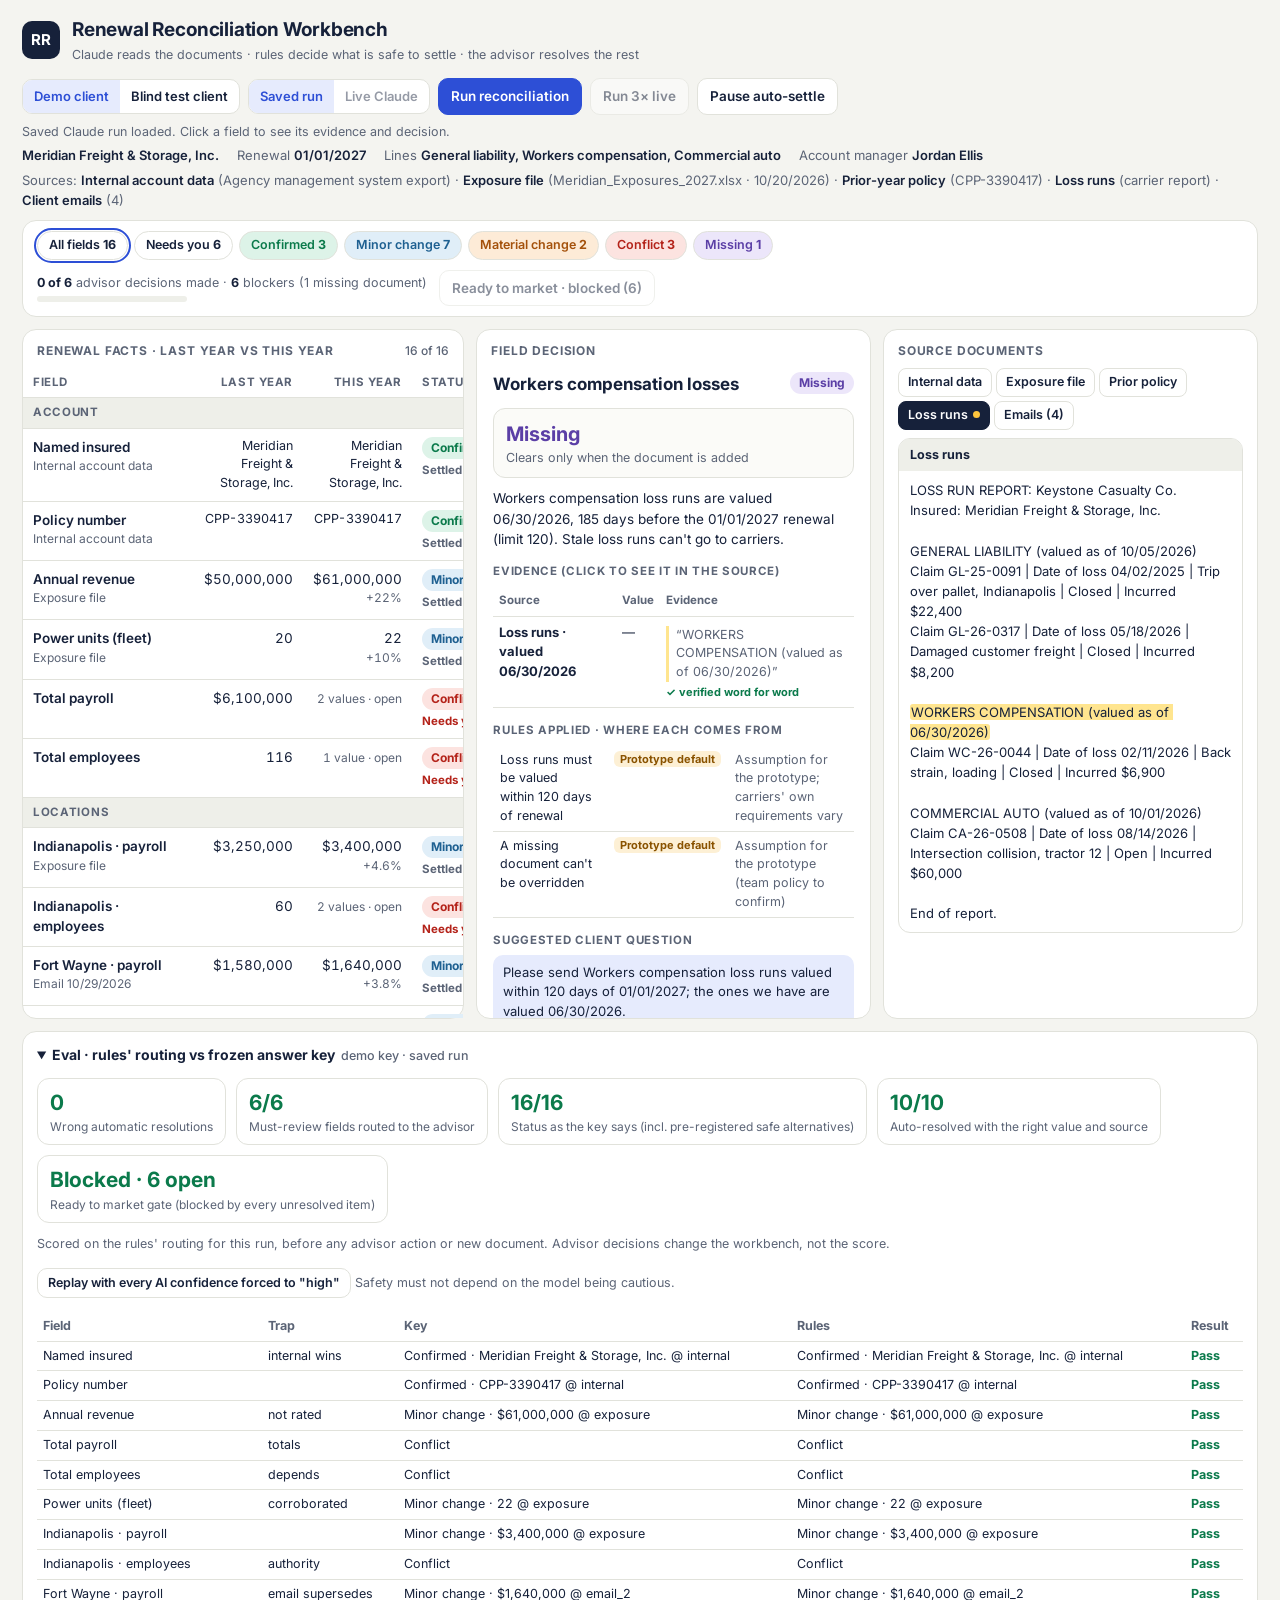
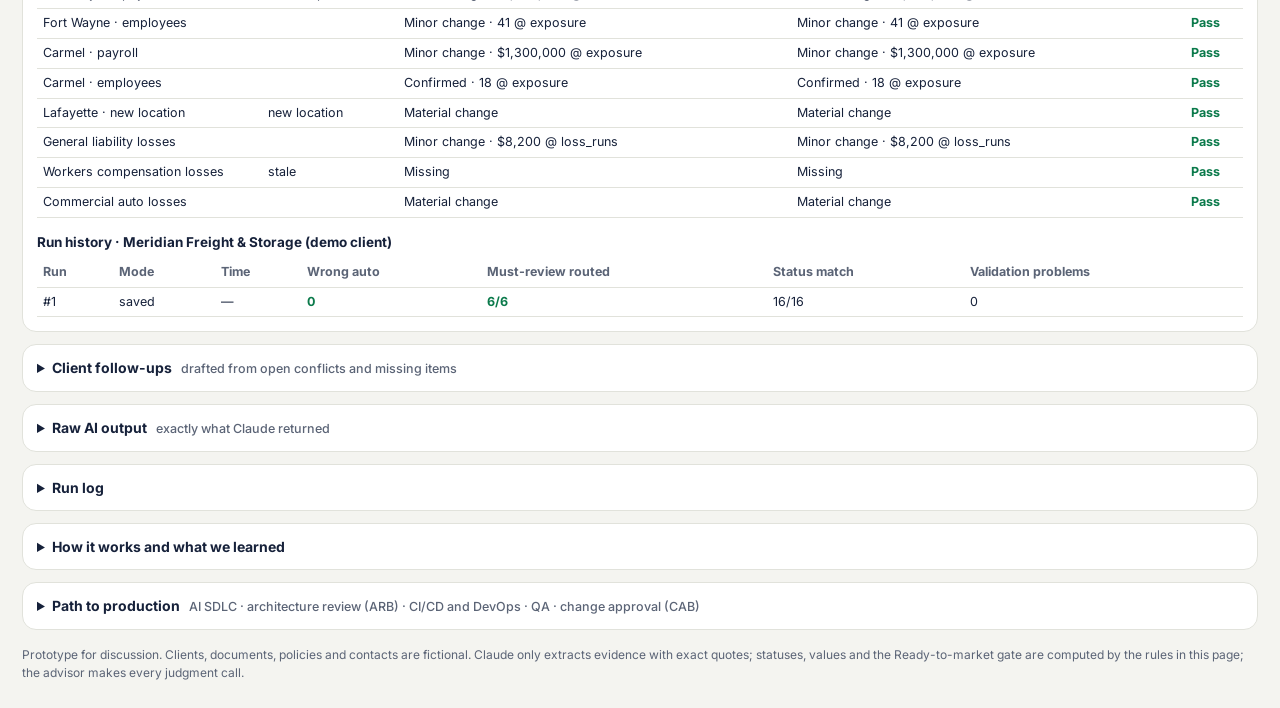
<file: 03-renewal-reconciliation/app/index.html>
<!DOCTYPE html>
<html lang="en">
<head>
<meta charset="utf-8">
<meta name="viewport" content="width=device-width, initial-scale=1">
<title>Renewal Reconciliation Workbench</title>
<link href="https://fonts.googleapis.com/css2?family=Inter:wght@400;500;600;700&display=swap" rel="stylesheet">
<style>
:root{--bg:#F4F4F0;--card:#FFFFFF;--ink:#16213A;--muted:#5B6476;--line:#E1E2DB;--soft:#EEEFE9;--accent:#2D4FD6;--accentSoft:#E6EBFD;
--ok:#0B7A4B;--okSoft:#DDF3E8;--minor:#1E6091;--minorSoft:#E0EEF8;--mat:#A4510B;--matSoft:#FDEBD7;--bad:#B4231A;--badSoft:#FCE3E0;--miss:#5B3FA6;--missSoft:#ECE6FA;--mark:#FFE58F;--markOn:#FFC53D}
*{box-sizing:border-box}
body{margin:0;background:var(--bg);color:var(--ink);font:14.5px/1.5 Inter,system-ui,sans-serif}
button,input,textarea,select{font:inherit;color:inherit}
header{padding:16px 22px 8px;display:flex;flex-wrap:wrap;gap:14px;align-items:flex-start;justify-content:space-between}
.brand{display:flex;gap:12px;align-items:center}
.logo{width:38px;height:38px;border-radius:10px;background:var(--ink);color:#fff;display:grid;place-items:center;font-weight:700;font-size:15px}
h1{font-size:19px;margin:0;letter-spacing:-.01em}
.sub{color:var(--muted);font-size:12.5px;margin-top:1px}
.controls{display:flex;gap:8px;align-items:center;flex-wrap:wrap}
.seg{display:inline-flex;border:1px solid var(--line);border-radius:10px;overflow:hidden;background:var(--card)}
.seg button{border:0;background:transparent;padding:7px 11px;cursor:pointer;font-weight:600;font-size:13px}
.seg button.on{background:var(--accentSoft);color:var(--accent)}
.seg button:disabled{opacity:.45;cursor:default}
.btn{border:1px solid var(--line);background:var(--card);border-radius:10px;padding:7px 12px;cursor:pointer;font-weight:600;font-size:13.5px}
.btn:hover:not(:disabled){border-color:#C9CBC2}
.btn.primary{background:var(--accent);border-color:var(--accent);color:#fff}
.btn.ready{background:var(--ok);border-color:var(--ok);color:#fff}
.btn:disabled{opacity:.5;cursor:not-allowed}
.btn.sm{padding:5px 10px;font-size:12.5px}
.status{font-size:12.5px;color:var(--muted);padding:0 22px;min-height:19px}
.status.err{color:var(--bad)}
.client{display:flex;flex-wrap:wrap;gap:6px 18px;padding:4px 22px 10px;font-size:13px;color:var(--muted)}
.client b{color:var(--ink);font-weight:600}
.bar{display:flex;flex-wrap:wrap;gap:10px;align-items:center;justify-content:space-between;margin:0 22px 12px;background:var(--card);border:1px solid var(--line);border-radius:14px;padding:10px 14px}
.chips{display:flex;flex-wrap:wrap;gap:6px}
.chip{border:1px solid var(--line);border-radius:999px;padding:4px 11px;font-size:12.5px;font-weight:600;background:var(--card);cursor:pointer;white-space:nowrap}
.chip.on{outline:2px solid var(--accent);outline-offset:1px}
.ready-box{display:flex;align-items:center;gap:12px}
.prog{font-size:12.5px;color:var(--muted);text-align:right}
.prog b{color:var(--ink)}
.pbar{width:150px;height:6px;border-radius:9px;background:var(--soft);overflow:hidden;margin-top:4px}
.pbar i{display:block;height:100%;background:var(--ok)}
main{display:grid;grid-template-columns:minmax(0,1.12fr) minmax(0,1fr) minmax(0,.95fr);gap:12px;padding:0 22px 12px}
@media (max-width:1180px){main{grid-template-columns:1fr}}
.panel{background:var(--card);border:1px solid var(--line);border-radius:14px;min-width:0;display:flex;flex-direction:column}
.panel>h2{font-size:12px;text-transform:uppercase;letter-spacing:.07em;color:var(--muted);margin:0;padding:12px 14px 8px;display:flex;justify-content:space-between;align-items:center}
.scroll{overflow:auto;max-height:calc(100vh - 250px);min-height:420px}
table{border-collapse:collapse;width:100%}
.ftab th{position:sticky;top:0;background:var(--card);z-index:1;font-size:11.5px;text-transform:uppercase;letter-spacing:.05em;color:var(--muted);text-align:left;padding:6px 10px;border-bottom:1px solid var(--line);font-weight:700}
.ftab td{padding:8px 10px;border-bottom:1px solid var(--line);font-size:13.5px;vertical-align:top}
.ftab tr.sec td{background:var(--soft);font-size:11.5px;text-transform:uppercase;letter-spacing:.06em;color:var(--muted);font-weight:700;padding:6px 10px}
.ftab tr.row{cursor:pointer}
.ftab tr.row:hover td{background:#FAFAF7}
.ftab tr.row.sel td{background:var(--accentSoft)}
.ftab td.num{text-align:right;white-space:nowrap;font-variant-numeric:tabular-nums}
.ftab td.txt{white-space:normal;font-size:12.5px;max-width:150px}
.ftab .fl{font-weight:600;min-width:150px}
.ftab .fs{font-size:12px;color:var(--muted)}
.delta{font-size:12px;color:var(--muted);white-space:nowrap}
.delta.up{color:var(--mat)}
.pill{display:inline-block;border-radius:999px;padding:2px 9px;font-size:12px;font-weight:700;white-space:nowrap}
.s-Confirmed{background:var(--okSoft);color:var(--ok)}
.s-Minor{background:var(--minorSoft);color:var(--minor)}
.s-Material{background:var(--matSoft);color:var(--mat)}
.s-Conflict{background:var(--badSoft);color:var(--bad)}
.s-Missing{background:var(--missSoft);color:var(--miss)}
.s-Resolved{background:var(--okSoft);color:var(--ok)}
.tick{font-size:11.5px;color:var(--ok);font-weight:700;margin-top:3px}
.need{font-size:11.5px;color:var(--bad);font-weight:700;margin-top:3px}
.detail{padding:4px 16px 16px}
.dtitle{display:flex;justify-content:space-between;gap:8px;align-items:flex-start}
.dtitle h3{margin:0;font-size:17px}
.final{border:1px solid var(--line);border-radius:12px;padding:10px 12px;margin:10px 0;background:#FBFBF8}
.final .v{font-size:20px;font-weight:700;font-variant-numeric:tabular-nums}
.final .src{font-size:12.5px;color:var(--muted)}
.why{font-size:13.5px;margin:6px 0 10px}
.lab{font-size:11.5px;text-transform:uppercase;letter-spacing:.06em;color:var(--muted);margin:14px 0 6px;font-weight:700}
.ev{width:100%;font-size:13px}
.ev td,.ev th{padding:6px 6px;border-bottom:1px solid var(--line);vertical-align:top;text-align:left}
.ev th{font-size:11.5px;color:var(--muted);font-weight:700}
.ev tr.clk{cursor:pointer}
.ev tr.clk:hover td{background:#FAFAF7}
.q{font-size:12.5px;color:var(--muted);border-left:3px solid var(--mark);padding-left:7px;margin-top:3px}
.q.bad{border-left-color:var(--bad);color:var(--bad)}
.vf{font-size:11px;font-weight:700;color:var(--ok)}
.vf.no{color:var(--bad)}
.checks{border:1px solid var(--line);border-radius:12px;padding:8px 10px;margin:6px 0}
.checks .ch{display:grid;grid-template-columns:20px 112px 1fr;gap:6px;font-size:13px;padding:3px 0}
.checks .ok{color:var(--ok);font-weight:700}.checks .no{color:var(--bad);font-weight:700}
.checks .hd{font-size:12.5px;font-weight:700;margin-bottom:3px}
.note{font-size:12.5px;color:var(--muted)}
.sugg{background:var(--accentSoft);border-radius:10px;padding:8px 10px;font-size:13px;margin:6px 0}
.act{border:1px solid var(--line);border-radius:12px;padding:10px 12px;margin-top:10px}
.act label.opt{display:flex;gap:8px;align-items:flex-start;padding:5px 0;font-size:13.5px;cursor:pointer}
.act textarea,.act input[type=text]{width:100%;border:1px solid var(--line);border-radius:8px;padding:7px 9px;background:#FFF}
.act textarea{min-height:56px;resize:vertical}
.row-btns{display:flex;gap:8px;flex-wrap:wrap;margin-top:8px}
.decided{background:var(--okSoft);border-radius:10px;padding:8px 10px;font-size:13px;margin-top:10px}
details.trace{margin-top:12px;border:1px solid var(--line);border-radius:12px;padding:8px 10px}
details.trace summary{cursor:pointer;font-weight:600;font-size:13px}
.step{display:grid;grid-template-columns:26px 1fr;gap:6px;margin-top:8px;font-size:13px}
.step .n{width:22px;height:22px;border-radius:50%;background:var(--soft);display:grid;place-items:center;font-size:11.5px;font-weight:700}
.docs{padding:0 14px 14px}
.tabs{display:flex;flex-wrap:wrap;gap:4px;padding:0 14px 8px}
.tab{border:1px solid var(--line);border-radius:8px;padding:4px 9px;font-size:12.5px;font-weight:600;cursor:pointer;background:var(--card)}
.tab.on{background:var(--ink);color:#fff;border-color:var(--ink)}
.tab .dot{display:inline-block;width:7px;height:7px;border-radius:50%;background:var(--markOn);margin-left:5px;vertical-align:1px}
.doc{border:1px solid var(--line);border-radius:12px;margin-bottom:10px;overflow:hidden}
.doc h4{margin:0;font-size:12.5px;padding:7px 11px;background:var(--soft);display:flex;justify-content:space-between;gap:8px}
.doc pre{margin:0;padding:9px 11px;white-space:pre-wrap;font:13px/1.55 Inter,system-ui,sans-serif}
.doc.missing{border-style:dashed;border-color:var(--miss)}
.doc.missing p{margin:0;padding:9px 11px;color:var(--miss);font-size:13px}
mark{background:var(--mark);border-radius:3px;padding:0 1px;color:inherit}
mark.on{background:var(--markOn)}
.xt{font-size:12.5px}
.xt th,.xt td{border-bottom:1px solid var(--line);padding:5px 7px;text-align:left}
.xt th{background:#FAFAF7;font-weight:700;color:var(--muted)}
.xt td.hl{background:var(--mark)}
.xt td.hl.on{background:var(--markOn)}
.kv{font-size:12.5px}
.kv td{padding:4px 8px;border-bottom:1px solid var(--line);vertical-align:top}
.kv td:first-child{color:var(--muted);width:42%}
details.box{margin:0 22px 12px;background:var(--card);border:1px solid var(--line);border-radius:14px}
details.box>summary{cursor:pointer;padding:12px 14px;font-weight:700;font-size:14px}
details.box>summary .sm{font-weight:500;color:var(--muted);font-size:12.5px;margin-left:6px}
.pbody{padding:0 14px 14px;font-size:13.5px}
.kpis{display:flex;flex-wrap:wrap;gap:10px;margin-bottom:10px}
.kpi{border:1px solid var(--line);border-radius:12px;padding:8px 12px;min-width:148px}
.kpi .n{font-size:21px;font-weight:700}
.kpi .l{font-size:12px;color:var(--muted)}
.pass{color:var(--ok);font-weight:700}.fail{color:var(--bad);font-weight:700}.warn{color:var(--mat);font-weight:700}
.sc{font-size:12.5px}
.sc th,.sc td{border-bottom:1px solid var(--line);padding:5px 6px;text-align:left;vertical-align:top}
.sc th{color:var(--muted)}
pre.raw{white-space:pre-wrap;font:12px/1.45 ui-monospace,Menlo,monospace;background:var(--bg);border:1px solid var(--line);border-radius:10px;padding:10px;max-height:340px;overflow:auto}
.modal{position:fixed;inset:0;background:rgba(22,33,58,.45);display:none;align-items:flex-start;justify-content:center;z-index:30;overflow:auto;padding:40px 16px}
.modal.show{display:flex}
.mbox{background:var(--card);border-radius:16px;max-width:980px;width:100%;padding:18px 20px;box-shadow:0 20px 60px rgba(0,0,0,.25)}
.mbox h3{margin:0 0 4px;font-size:18px}
.empty{color:var(--muted);padding:18px 16px}
footer{padding:4px 22px 26px;font-size:12px;color:var(--muted)}
.fu li{margin-bottom:6px}
.rtag{display:inline-block;border-radius:6px;padding:0 6px;font-size:11px;font-weight:700;margin-left:6px;vertical-align:1px;white-space:nowrap;cursor:help}
.rt-proto{background:#FDF0D5;color:#8A5300}.rt-advisor{background:var(--accentSoft);color:var(--accent)}.rt-sor{background:var(--okSoft);color:var(--ok)}.rt-client,.rt-carrier{background:var(--soft);color:var(--muted)}
.rules td,.rules th{border-bottom:1px solid var(--line);padding:5px 7px;text-align:left;font-size:12.5px;vertical-align:top}
.pause-banner{margin:4px 22px 8px;background:var(--badSoft);color:var(--bad);border:1px solid #F3C2BC;border-radius:12px;padding:8px 12px;font-size:13px;font-weight:600}
.btn.paused{background:var(--bad);border-color:var(--bad);color:#fff}
.pgrid{display:grid;grid-template-columns:repeat(auto-fit,minmax(300px,1fr));gap:10px}
.pcard{border:1px solid var(--line);border-radius:12px;padding:10px 12px;background:#FBFBF8}
.pcard h4{margin:0 0 6px;font-size:14px}
.pcard ul{margin:0;padding-left:18px}.pcard li{margin:3px 0;font-size:13px}
.stages{display:flex;flex-wrap:wrap;gap:6px;margin:6px 0 12px}
.stage{border:1px solid var(--line);border-radius:10px;padding:6px 9px;font-size:12.5px;background:var(--card)}
.stage b{display:block;font-size:12px;color:var(--accent)}
.stage.done{border-color:var(--ok);background:var(--okSoft)}
.gates td,.gates th{border-bottom:1px solid var(--line);padding:5px 7px;text-align:left;font-size:12.5px;vertical-align:top}
</style>
</head>
<body>
<header>
  <div class="brand"><div class="logo">RR</div><div><h1>Renewal Reconciliation Workbench</h1><div class="sub">Claude reads the documents · rules decide what is safe to settle · the advisor resolves the rest</div></div></div>
  <div class="controls">
    <div class="seg" role="group" aria-label="Client"><button id="dsDev" class="on">Demo client</button><button id="dsBlind">Blind test client</button></div>
    <div class="seg" role="group" aria-label="Extraction"><button id="mSaved" class="on">Saved run</button><button id="mLive">Live Claude</button></div>
    <button id="runBtn" class="btn primary">Run reconciliation</button>
    <button id="run3Btn" class="btn" title="Three independent live runs, cache off">Run 3× live</button>
    <button id="stopBtn" class="btn" hidden>Stop</button>
    <button id="pauseBtn" class="btn" title="Kill switch: stop the rules from settling anything automatically. Every field goes to the advisor.">Pause auto-settle</button>
  </div>
</header>
<div class="status" id="status">Loading…</div>
<div id="pauseBanner" class="pause-banner" hidden></div>
<div class="client" id="client"></div>
<div class="bar">
  <div class="chips" id="chips"></div>
  <div class="ready-box">
    <div class="prog" id="prog"></div>
    <button class="btn" id="readyBtn" disabled>Ready to market</button>
  </div>
</div>
<main>
  <section class="panel"><h2><span>Renewal facts · last year vs this year</span><span id="tblNote" style="text-transform:none;letter-spacing:0;font-weight:500"></span></h2><div class="scroll"><table class="ftab" id="ftab"></table></div></section>
  <section class="panel"><h2>Field decision</h2><div class="scroll"><div class="detail" id="detail"><div class="empty">Select a field.</div></div></div></section>
  <section class="panel"><h2>Source documents</h2><div class="tabs" id="tabs"></div><div class="scroll"><div class="docs" id="docs"></div></div></section>
</main>
<details class="box" id="evalBox" open><summary>Eval · rules' routing vs frozen answer key<span class="sm" id="evalSm"></span></summary><div class="pbody" id="evalBody"></div></details>
<details class="box" id="fuBox"><summary>Client follow-ups <span class="sm">drafted from open conflicts and missing items</span></summary><div class="pbody" id="fuBody"></div></details>
<details class="box"><summary>Raw AI output <span class="sm">exactly what Claude returned</span></summary><div class="pbody"><div id="probs"></div><pre class="raw" id="raw">No run yet.</pre></div></details>
<details class="box"><summary>Run log</summary><div class="pbody" id="logBody"></div></details>
<details class="box"><summary>How it works and what we learned</summary><div class="pbody" id="howBody"></div></details>
<details class="box"><summary>Path to production <span class="sm">AI SDLC · architecture review (ARB) · CI/CD and DevOps · QA · change approval (CAB)</span></summary><div class="pbody" id="prodBody"></div></details>
<div class="modal" id="modal"><div class="mbox" id="mbox"></div></div>
<footer>Prototype for discussion. Clients, documents, policies and contacts are fictional. Claude only extracts evidence with exact quotes; statuses, values and the Ready-to-market gate are computed by the rules in this page; the advisor makes every judgment call.</footer>
<script>
"use strict";
const DATA={"dev": {"id": "dev", "label": "Meridian Freight & Storage (demo client)", "internal": {"system": "Agency management system export", "named_insured": "Meridian Freight & Storage, Inc.", "policy_number": "CPP-3390417", "policy_period": "01/01/2026 to 01/01/2027", "period_start": "2026-01-01", "renewal_effective": "2027-01-01", "insurer": "Keystone Casualty Co.", "account_manager": "Jordan Ellis", "lines": ["GL", "WC", "AUTO"], "rating_bases": {"GL": "payroll", "WC": "payroll", "AUTO": "power_units"}, "locations": ["Indianapolis", "Fort Wayne", "Carmel"], "contacts": [{"name": "Elena Ruiz", "email": "elena.ruiz@meridianfs.com", "role": "CFO", "authorized_for": ["all"]}, {"name": "Tom Becker", "email": "tom.becker@meridianfs.com", "role": "Fleet Manager", "authorized_for": ["power_units"]}]}, "exposure": {"file": "Meridian_Exposures_2027.xlsx", "prepared_by": "Elena Ruiz", "date": "2026-10-20", "header": {"named_insured": "Meridian Freight and Storage", "policy_number": "CPP-3390417", "annual_revenue": 61000000, "power_units": 22, "total_payroll": 7400000, "total_employees": 149}, "rows": [{"loc": "Indianapolis", "address": "4100 W Raymond St, Indianapolis IN", "operations": "Warehouse", "employees": 64, "payroll": 3400000}, {"loc": "Fort Wayne", "address": "720 Ludwig Rd, Fort Wayne IN", "operations": "Warehouse", "employees": 41, "payroll": 1460000}, {"loc": "Carmel", "address": "11 Monument Cir, Carmel IN", "operations": "Office", "employees": 18, "payroll": 1300000}, {"loc": "Lafayette", "address": "3500 Sagamore Pkwy, Lafayette IN", "operations": "Cross-dock, forklift operations", "employees": 26, "payroll": 1240000}]}, "docs": {"prior_policy": {"title": "Prior-year policy (declarations excerpt)", "text": "COMMERCIAL PACKAGE POLICY: DECLARATIONS (EXCERPT)\nPolicy number: CPP-3390417\nNamed insured: Meridian Freight & Storage, Inc.\nPolicy period: 01/01/2026 to 01/01/2027\nInsurer: Keystone Casualty Co.\n\nSCHEDULE OF LOCATIONS\nLoc 1: 4100 W Raymond St, Indianapolis IN | Warehouse | Employees: 60 | Annual payroll: $3,250,000\nLoc 2: 720 Ludwig Rd, Fort Wayne IN | Warehouse | Employees: 38 | Annual payroll: $1,580,000\nLoc 3: 11 Monument Cir, Carmel IN | Office | Employees: 18 | Annual payroll: $1,270,000\n\nGENERAL LIABILITY RATING BASIS\nTotal annual payroll: $6,100,000\nTotal employees: 116\nReported annual revenue (informational, not rated): $50,000,000\n\nCOMMERCIAL AUTO\nScheduled power units: 20"}, "loss_runs": {"title": "Loss runs", "text": "LOSS RUN REPORT: Keystone Casualty Co.\nInsured: Meridian Freight & Storage, Inc.\n\nGENERAL LIABILITY (valued as of 10/05/2026)\nClaim GL-25-0091 | Date of loss 04/02/2025 | Trip over pallet, Indianapolis | Closed | Incurred $22,400\nClaim GL-26-0317 | Date of loss 05/18/2026 | Damaged customer freight | Closed | Incurred $8,200\n\nWORKERS COMPENSATION (valued as of 06/30/2026)\nClaim WC-26-0044 | Date of loss 02/11/2026 | Back strain, loading | Closed | Incurred $6,900\n\nCOMMERCIAL AUTO (valued as of 10/01/2026)\nClaim CA-26-0508 | Date of loss 08/14/2026 | Intersection collision, tractor 12 | Open | Incurred $60,000\n\nEnd of report."}, "email_1": {"title": "Email: Renewal exposure file", "text": "From: Elena Ruiz <elena.ruiz@meridianfs.com>\nDate: 10/20/2026\nSubject: Renewal exposure file\n\nHi Jordan, attached is our updated exposure file for the January 1 renewal. Loss runs from Keystone are attached as well. Best, Elena"}, "email_2": {"title": "Email: Correction, Fort Wayne payroll", "text": "From: Elena Ruiz <elena.ruiz@meridianfs.com>\nDate: 10/29/2026\nSubject: Correction, Fort Wayne payroll\n\nJordan, correction to the exposure file: Fort Wayne payroll should be $1,640,000 for the year, not $1,460,000. The digits were transposed. Elena"}, "email_3": {"title": "Email: Headcount", "text": "From: Accounts Payable <ap@meridianfs.com>\nDate: 11/03/2026\nSubject: Headcount\n\nFYI our headcount at Indianapolis is now 70. AP team"}, "email_4": {"title": "Email: Fleet count", "text": "From: Tom Becker <tom.becker@meridianfs.com>\nDate: 11/06/2026\nSubject: Fleet count\n\nJordan, we're at 22 power units, same as the file. Tom"}}, "held_docs": {"loss_runs_wc_update": {"title": "Loss runs: workers comp update (received 11/12/2026)", "text": "LOSS RUN REPORT: Keystone Casualty Co.\nInsured: Meridian Freight & Storage, Inc.\n\nWORKERS COMPENSATION (valued as of 11/05/2026)\nClaim WC-26-0044 | Date of loss 02/11/2026 | Back strain, loading | Closed | Incurred $6,900\n\nEnd of report."}}}, "blind": {"id": "blind", "label": "Lakeshore Distribution (blind test)", "internal": {"system": "Agency management system export", "named_insured": "Lakeshore Distribution Co., LLC", "policy_number": "PKG-4471982", "policy_period": "01/01/2026 to 01/01/2027", "period_start": "2026-01-01", "renewal_effective": "2027-01-01", "insurer": "Great Lakes Mutual Insurance Co.", "account_manager": "Priya Shah", "lines": ["GL", "WC", "AUTO"], "rating_bases": {"GL": "payroll", "WC": "payroll", "AUTO": "power_units"}, "locations": ["Columbus", "Dayton", "Toledo"], "contacts": [{"name": "Dana Whitfield", "email": "dana.whitfield@lakeshoredist.com", "role": "CFO", "authorized_for": ["all"]}, {"name": "Marcus Lee", "email": "marcus.lee@lakeshoredist.com", "role": "Operations Manager", "authorized_for": ["power_units"]}]}, "exposure": {"file": "Lakeshore_Exposures_2027.xlsx", "prepared_by": "Dana Whitfield", "date": "2026-10-15", "header": {"named_insured": "Lakeshore Distribution Co., LLC", "policy_number": "PKG-4417982", "annual_revenue": 49400000, "power_units": 16, "total_payroll": 7316000, "total_employees": 123}, "rows": [{"loc": "Columbus", "address": "1200 Harmon Rd, Columbus OH", "operations": "Warehouse", "employees": 52, "payroll": 2950000}, {"loc": "Dayton", "address": "455 Wayne Ave, Dayton OH", "operations": "Warehouse", "employees": 35, "payroll": 1900000}, {"loc": "Toledo", "address": "88 Summit St, Toledo OH", "operations": "Office", "employees": 14, "payroll": 1450000}, {"loc": "Akron", "address": "2100 Ridge Pkwy, Akron OH", "operations": "Cold storage, forklift operations", "employees": 22, "payroll": 1016000}]}, "docs": {"prior_policy": {"title": "Prior-year policy (declarations excerpt)", "text": "COMMERCIAL PACKAGE POLICY: DECLARATIONS (EXCERPT)\nPolicy number: PKG-4471982\nNamed insured: Lakeshore Distribution Co., LLC\nPolicy period: 01/01/2026 to 01/01/2027\nInsurer: Great Lakes Mutual Insurance Co.\n\nSCHEDULE OF LOCATIONS\nLoc 1: 1200 Harmon Rd, Columbus OH | Warehouse | Employees: 50 | Annual payroll: $2,900,000\nLoc 2: 455 Wayne Ave, Dayton OH | Warehouse | Employees: 33 | Annual payroll: $1,850,000\nLoc 3: 88 Summit St, Toledo OH | Office | Employees: 14 | Annual payroll: $1,450,000\n\nGENERAL LIABILITY RATING BASIS\nTotal annual payroll: $6,200,000\nTotal employees: 97\nReported annual revenue (informational, not rated): $38,000,000\n\nCOMMERCIAL AUTO\nScheduled power units: 14"}, "loss_runs": {"title": "Loss runs", "text": "LOSS RUN REPORT: Great Lakes Mutual Insurance Co.\nInsured: Lakeshore Distribution Co., LLC\nValued as of: 10/01/2026\nPeriod covered: 01/01/2022 to 10/01/2026\n\nGENERAL LIABILITY\nClaim GL-22-0187 | Date of loss 03/14/2022 | Slip and fall, Columbus dock | Closed | Incurred $41,200\nClaim GL-26-0412 | Date of loss 06/09/2026 | Customer property damaged during unloading | Closed | Incurred $12,500\n\nCOMMERCIAL AUTO\nClaim CA-24-1150 | Date of loss 08/22/2024 | Backing collision | Closed | Incurred $9,800\nClaim CA-26-0931 | Date of loss 07/30/2026 | Rear-end collision, tractor 7 | Open | Incurred $85,000\n\nEnd of report. Lines included: General Liability, Commercial Auto."}, "email_1": {"title": "Email: Renewal exposure file", "text": "From: Dana Whitfield <dana.whitfield@lakeshoredist.com>\nDate: 10/15/2026\nSubject: Renewal exposure file\n\nHi Priya, attached is our updated exposure file for the January renewal, with payroll and headcount by location. Our loss runs from Great Lakes Mutual are attached too. Our Akron cold-storage site opened in March. Thanks, Dana"}, "email_2": {"title": "Email: Columbus payroll", "text": "From: Dana Whitfield <dana.whitfield@lakeshoredist.com>\nDate: 10/27/2026\nSubject: Columbus payroll\n\nPriya, quick note: after the October raises, Columbus payroll is running about $255,000 a month now. Dana"}, "email_3": {"title": "Email: Fleet update", "text": "From: Marcus Lee <marcus.lee@lakeshoredist.com>\nDate: 10/28/2026\nSubject: Fleet update\n\nHi Priya, we now run 18 power units. Two new tractors were delivered last week. Marcus"}, "email_4": {"title": "Email: Correction to exposure file", "text": "From: Dana Whitfield <dana.whitfield@lakeshoredist.com>\nDate: 11/02/2026\nSubject: Correction to exposure file\n\nPriya, one correction to the exposure file: Dayton headcount is 42, not 35. The file left out our part-time staff; their wages are already in the Dayton payroll figure. Dana"}, "email_5": {"title": "Email: Re: Fleet update", "text": "From: Marcus Lee <marcus.lee@lakeshoredist.com>\nDate: 11/09/2026\nSubject: Re: Fleet update\n\nHeads up, we may be adding a couple more trucks before January. I'll confirm once the purchase is approved. Marcus"}}}};
const KEYS={"dev": {"version": "dev_v1", "client": "Meridian Freight & Storage, Inc.", "note": "Demo client key. Used while building; the blind key is the real test.", "fields": {"named_insured": {"trap": "internal wins", "expected_status": "Confirmed", "safe_alt": [], "must_review": false, "auto_value": "Meridian Freight & Storage, Inc.", "auto_source": "internal", "why": "Exposure file writes the name informally; internal data is the authority."}, "policy_number": {"trap": null, "expected_status": "Confirmed", "safe_alt": [], "must_review": false, "auto_value": "CPP-3390417", "auto_source": "internal", "why": "All agree."}, "annual_revenue": {"trap": "not rated", "expected_status": "Minor change", "safe_alt": [], "must_review": false, "auto_value": 61000000, "auto_source": "exposure", "why": "+22%; revenue is not a rating basis."}, "total_payroll": {"trap": "totals", "expected_status": "Conflict", "safe_alt": [], "must_review": true, "auto_value": null, "auto_source": null, "why": "After the Fort Wayne correction the locations sum to $7,580,000; the file total says $7,400,000."}, "total_employees": {"trap": "depends", "expected_status": "Conflict", "safe_alt": [], "must_review": true, "auto_value": null, "auto_source": null, "why": "Depends on Indianapolis headcount, which is unresolved."}, "power_units": {"trap": "corroborated", "expected_status": "Minor change", "safe_alt": [], "must_review": false, "auto_value": 22, "auto_source": "exposure", "why": "20 to 22 (+10%); fleet manager's email agrees with the file."}, "loc:Indianapolis:payroll": {"trap": null, "expected_status": "Minor change", "safe_alt": [], "must_review": false, "auto_value": 3400000, "auto_source": "exposure", "why": "+4.6%."}, "loc:Indianapolis:employees": {"trap": "authority", "expected_status": "Conflict", "safe_alt": [], "must_review": true, "auto_value": null, "auto_source": null, "why": "Newer email says 70, but the sender (Accounts Payable) is not an authorized contact."}, "loc:Fort Wayne:payroll": {"trap": "email supersedes", "expected_status": "Minor change", "safe_alt": [], "must_review": false, "auto_value": 1640000, "auto_source": "email_2", "why": "CFO, explicit annual figure, names Fort Wayne, newer, uncontradicted."}, "loc:Fort Wayne:employees": {"trap": null, "expected_status": "Minor change", "safe_alt": [], "must_review": false, "auto_value": 41, "auto_source": "exposure", "why": "38 to 41."}, "loc:Carmel:payroll": {"trap": null, "expected_status": "Minor change", "safe_alt": [], "must_review": false, "auto_value": 1300000, "auto_source": "exposure", "why": "+2.4%."}, "loc:Carmel:employees": {"trap": null, "expected_status": "Confirmed", "safe_alt": [], "must_review": false, "auto_value": 18, "auto_source": "exposure", "why": "Unchanged."}, "loc:Lafayette:schedule": {"trap": "new location", "expected_status": "Material change", "safe_alt": [], "must_review": true, "auto_value": null, "auto_source": null, "why": "New cross-dock location with forklift operations."}, "loss:GL": {"trap": null, "expected_status": "Minor change", "safe_alt": [], "must_review": false, "auto_value": 8200, "auto_source": "loss_runs", "why": "One closed claim under $50,000 this term."}, "loss:WC": {"trap": "stale", "expected_status": "Missing", "safe_alt": [], "must_review": true, "auto_value": null, "auto_source": null, "why": "WC loss runs valued 06/30/2026, more than 120 days before the 01/01/2027 renewal."}, "loss:AUTO": {"trap": null, "expected_status": "Material change", "safe_alt": [], "must_review": true, "auto_value": null, "auto_source": null, "why": "New open claim, $60,000 incurred."}}}, "blind": {"version": "blind_v1", "client": "Lakeshore Distribution Co., LLC", "note": "Written before any app code or model run. Scorer only; never sent to the model.", "fields": {"named_insured": {"trap": null, "expected_status": "Confirmed", "safe_alt": [], "must_review": false, "auto_value": "Lakeshore Distribution Co., LLC", "auto_source": "internal", "why": "All sources agree; internal data is the authority for policy metadata."}, "policy_number": {"trap": "T5", "expected_status": "Confirmed", "safe_alt": [], "must_review": false, "auto_value": "PKG-4471982", "auto_source": "internal", "why": "Exposure file shows PKG-4417982 (transposed); internal data is the authority for policy metadata and matches the prior policy."}, "annual_revenue": {"trap": "T4", "expected_status": "Minor change", "safe_alt": [], "must_review": false, "auto_value": 49400000, "auto_source": "exposure", "why": "+30% but revenue is not a rating basis for any line marketed (GL and WC rate on payroll, auto on power units)."}, "total_payroll": {"trap": "T3", "expected_status": "Material change", "safe_alt": ["Conflict"], "must_review": true, "material_flag": true, "auto_value": null, "auto_source": null, "why": "+18% is below the 25% threshold, but 91% of the increase is the new Akron cold-storage location. Conflict is a safe alternative because Columbus payroll is unresolved."}, "total_employees": {"trap": "T1", "expected_status": "Conflict", "safe_alt": [], "must_review": true, "auto_value": null, "auto_source": null, "why": "The Dayton correction applies to one location only; the file total (123) no longer equals the locations (130). Must not be silently replaced."}, "power_units": {"trap": "T2", "expected_status": "Conflict", "safe_alt": [], "must_review": true, "auto_value": null, "auto_source": null, "why": "Earlier email is explicit (18), newest email signals more trucks pending. Recency alone cannot settle it."}, "loc:Columbus:payroll": {"trap": "T7", "expected_status": "Conflict", "safe_alt": [], "must_review": true, "auto_value": null, "auto_source": null, "why": "Email states a monthly figure ($255,000 a month = $3,060,000 a year) against the file's annual $2,950,000. Period differs and values disagree."}, "loc:Columbus:employees": {"trap": null, "expected_status": "Minor change", "safe_alt": [], "must_review": false, "auto_value": 52, "auto_source": "exposure", "why": "50 to 52; headcount is not a rating basis; no newer evidence."}, "loc:Dayton:payroll": {"trap": null, "expected_status": "Minor change", "safe_alt": [], "must_review": false, "auto_value": 1900000, "auto_source": "exposure", "why": "+2.7%, below threshold; the email confirms wages are already included."}, "loc:Dayton:employees": {"trap": "T1", "expected_status": "Minor change", "safe_alt": [], "must_review": false, "auto_value": 42, "auto_source": "email_4", "why": "Authorized CFO, explicit value, names Dayton, newer than the file, nothing later contradicts it: all 5 conditions hold, so the email supersedes."}, "loc:Toledo:payroll": {"trap": null, "expected_status": "Confirmed", "safe_alt": [], "must_review": false, "auto_value": 1450000, "auto_source": "exposure", "why": "Unchanged."}, "loc:Toledo:employees": {"trap": null, "expected_status": "Confirmed", "safe_alt": [], "must_review": false, "auto_value": 14, "auto_source": "exposure", "why": "Unchanged."}, "loc:Akron:schedule": {"trap": "T6", "expected_status": "Material change", "safe_alt": [], "must_review": true, "auto_value": null, "auto_source": null, "why": "New location in the exposure file, absent from the prior policy and internal data; cold storage with forklift operations."}, "loss:GL": {"trap": null, "expected_status": "Minor change", "safe_alt": [], "must_review": false, "auto_value": 12500, "auto_source": "loss_runs", "why": "One new closed claim under $50,000 this term."}, "loss:AUTO": {"trap": null, "expected_status": "Material change", "safe_alt": [], "must_review": true, "auto_value": null, "auto_source": null, "why": "New open claim, $85,000 incurred."}, "loss:WC": {"trap": "T8", "expected_status": "Missing", "safe_alt": [], "must_review": true, "auto_value": null, "auto_source": null, "why": "Workers comp is marketed but no WC loss runs were provided. Ready to market must stay blocked."}}, "gate": {"ready_blocked_while_unresolved": ["total_payroll", "total_employees", "power_units", "loc:Columbus:payroll", "loc:Akron:schedule", "loss:AUTO", "loss:WC"], "missing_cannot_be_cleared_without_document": ["loss:WC"]}}};
const KEY_SHA={"blind": "98375393ab6e7fe8f8da3fa8f8844f986a9b43a29315444876d7a74fa2ce4b23", "dev": "fa70154567bd14aa6d5c2e750fe3343bc7d99d8cf654d3be8166afdf7ef9f560"};
const SAVED={"dev": {"observations": [{"doc": "prior_policy", "field": "policy_number", "location": null, "value": "CPP-3390417", "period": "unstated", "explicit": true, "confidence": "high", "quote": "Policy number: CPP-3390417"}, {"doc": "prior_policy", "field": "named_insured", "location": null, "value": "Meridian Freight & Storage, Inc.", "period": "unstated", "explicit": true, "confidence": "high", "quote": "Named insured: Meridian Freight & Storage, Inc."}, {"doc": "prior_policy", "field": "employees", "location": "Indianapolis", "value": 60, "period": "point_in_time", "explicit": true, "confidence": "high", "quote": "Loc 1: 4100 W Raymond St, Indianapolis IN | Warehouse | Employees: 60 | Annual payroll: $3,250,000"}, {"doc": "prior_policy", "field": "payroll", "location": "Indianapolis", "value": 3250000, "period": "annual", "explicit": true, "confidence": "high", "quote": "Loc 1: 4100 W Raymond St, Indianapolis IN | Warehouse | Employees: 60 | Annual payroll: $3,250,000"}, {"doc": "prior_policy", "field": "employees", "location": "Fort Wayne", "value": 38, "period": "point_in_time", "explicit": true, "confidence": "high", "quote": "Loc 2: 720 Ludwig Rd, Fort Wayne IN | Warehouse | Employees: 38 | Annual payroll: $1,580,000"}, {"doc": "prior_policy", "field": "payroll", "location": "Fort Wayne", "value": 1580000, "period": "annual", "explicit": true, "confidence": "high", "quote": "Loc 2: 720 Ludwig Rd, Fort Wayne IN | Warehouse | Employees: 38 | Annual payroll: $1,580,000"}, {"doc": "prior_policy", "field": "employees", "location": "Carmel", "value": 18, "period": "point_in_time", "explicit": true, "confidence": "high", "quote": "Loc 3: 11 Monument Cir, Carmel IN | Office | Employees: 18 | Annual payroll: $1,270,000"}, {"doc": "prior_policy", "field": "payroll", "location": "Carmel", "value": 1270000, "period": "annual", "explicit": true, "confidence": "high", "quote": "Loc 3: 11 Monument Cir, Carmel IN | Office | Employees: 18 | Annual payroll: $1,270,000"}, {"doc": "prior_policy", "field": "payroll", "location": null, "value": 6100000, "period": "annual", "explicit": true, "confidence": "high", "quote": "Total annual payroll: $6,100,000"}, {"doc": "prior_policy", "field": "employees", "location": null, "value": 116, "period": "point_in_time", "explicit": true, "confidence": "high", "quote": "Total employees: 116"}, {"doc": "prior_policy", "field": "annual_revenue", "location": null, "value": 50000000, "period": "annual", "explicit": true, "confidence": "high", "quote": "Reported annual revenue (informational, not rated): $50,000,000"}, {"doc": "prior_policy", "field": "power_units", "location": null, "value": 20, "period": "point_in_time", "explicit": true, "confidence": "high", "quote": "Scheduled power units: 20"}, {"doc": "email_2", "field": "payroll", "location": "Fort Wayne", "value": 1640000, "period": "annual", "explicit": true, "confidence": "high", "quote": "Fort Wayne payroll should be $1,640,000 for the year, not $1,460,000"}, {"doc": "email_3", "field": "employees", "location": "Indianapolis", "value": 70, "period": "point_in_time", "explicit": true, "confidence": "high", "quote": "our headcount at Indianapolis is now 70"}, {"doc": "email_4", "field": "power_units", "location": null, "value": 22, "period": "point_in_time", "explicit": true, "confidence": "high", "quote": "we're at 22 power units, same as the file"}], "loss_lines": [{"doc": "loss_runs", "line": "GL", "valued": "2026-10-05", "quote": "GENERAL LIABILITY (valued as of 10/05/2026)", "claims": [{"id": "GL-25-0091", "date_of_loss": "2025-04-02", "status": "closed", "incurred": 22400, "quote": "Claim GL-25-0091 | Date of loss 04/02/2025 | Trip over pallet, Indianapolis | Closed | Incurred $22,400"}, {"id": "GL-26-0317", "date_of_loss": "2026-05-18", "status": "closed", "incurred": 8200, "quote": "Claim GL-26-0317 | Date of loss 05/18/2026 | Damaged customer freight | Closed | Incurred $8,200"}]}, {"doc": "loss_runs", "line": "WC", "valued": "2026-06-30", "quote": "WORKERS COMPENSATION (valued as of 06/30/2026)", "claims": [{"id": "WC-26-0044", "date_of_loss": "2026-02-11", "status": "closed", "incurred": 6900, "quote": "Claim WC-26-0044 | Date of loss 02/11/2026 | Back strain, loading | Closed | Incurred $6,900"}]}, {"doc": "loss_runs", "line": "AUTO", "valued": "2026-10-01", "quote": "COMMERCIAL AUTO (valued as of 10/01/2026)", "claims": [{"id": "CA-26-0508", "date_of_loss": "2026-08-14", "status": "open", "incurred": 60000, "quote": "Claim CA-26-0508 | Date of loss 08/14/2026 | Intersection collision, tractor 12 | Open | Incurred $60,000"}]}], "notes": ["Email 1 is a cover note with no values. Email 3 comes from a shared accounts-payable mailbox."]}, "blind": null};
const SAVED_HELD={"dev": {"loss_runs_wc_update": {"observations": [], "loss_lines": [{"doc": "loss_runs_wc_update", "line": "WC", "valued": "2026-11-05", "quote": "WORKERS COMPENSATION (valued as of 11/05/2026)", "claims": [{"id": "WC-26-0044", "date_of_loss": "2026-02-11", "status": "closed", "incurred": 6900, "quote": "Claim WC-26-0044 | Date of loss 02/11/2026 | Back strain, loading | Closed | Incurred $6,900"}]}]}}};
const HOW_HTML="\n<p><b>Three layers.</b> 1) <b>Claude reads only the unstructured sources</b> (prior-year policy, loss runs, client emails) and returns observations with exact quotes. It never picks a winner. 2) <b>Code parses the structured sources</b> (internal account data, the exposure spreadsheet). 3) <b>Rules decide</b>: which source wins for each field, what changed, what is material, what is missing. The advisor resolves everything the rules can't settle safely.</p>\n<p><b>What Claude passes to the rules (the hand-off contract).</b> For every statement: <i>document</i>, <i>field</i>, <i>location</i> (or whole account), <i>value as written</i>, <i>period</i> (annual, monthly, unstated, point in time), <i>explicit</i> (definite value vs. vague or future), an <i>exact quote</i>, and a <i>confidence</i>. For loss runs: line, valuation date and each claim (date, status, incurred, quote). The rules use every signal except confidence, which is shown but never changes a status. Claude passes no statuses, no winners and no totals. Each field card shows the exact signals it received.</p>\n<p><b>Source of truth is per field.</b> Internal account data wins for policy metadata. The latest exposure file wins for current exposures. A client email can supersede the file only when all five hold: the sender is an authorized contact, the field is the same field in the same unit and period, the scope is clear (a location value must name the location), it is newer than the file with nothing later touching the field, and no other evidence disagrees. Recency alone never decides.</p>\n<p><b>Materiality (prototype defaults, not universal insurance rules; see the register below).</b> A rating basis (payroll for GL and WC, power units for auto) moving 25% or more is material; so is growth where at least half comes from a new location; every new location is material. Fields that aren't a rating basis (revenue, headcount here) are minor changes. Loss runs must be valued within 120 days of renewal; a new open claim or any new claim of $50,000 or more is material.</p>\n<p><b>Backstops that can only route a field to the advisor, never settle it:</b> every quote verified word for word; a keyword scan of newer emails for any field the AI didn't extract; totals must equal their locations, and a total can't be final while a location is open; loss-run claim counts checked against the document; malformed AI output flagged, never converted. The model's confidence is ignored.</p>\n<p><b>Kill switch.</b> Claude only recommends evidence and a person sends the submission, but the rules do settle fields automatically, and settled facts flow into what carriers see. So there is a <b>Pause auto-settle</b> control: one click and nothing is settled automatically; every field needs an advisor. It also <b>stops itself</b> when a run has no usable AI output or 3 or more validation problems. Every decision is logged in the per-field trace, and undo restores the last state. The model never has to notice that it should stop.</p>\n<p><b>The gate.</b> Ready to market stays blocked while any conflict, material change or missing item is unresolved. A missing document can only be cleared by adding the document.</p>\n<div id=\"learnings\"><p><b>What we learned.</b> <span class=\"note\">Filled in after the blind test.</span></p></div>\n";
const PROD_HTML="\n<p class=\"note\">How this prototype becomes a production system. Every gate below reuses something this build already does: the frozen answer key, the scorecard, the run trace.</p>\n<div class=\"lab\">AI SDLC \u00b7 stages and the gate to leave each one</div>\n<div class=\"stages\">\n<div class=\"stage done\"><b>1 Frame</b>Bottleneck, PASS IF, autonomy split</div>\n<div class=\"stage done\"><b>2 Evals first</b>Answer key frozen before any model run</div>\n<div class=\"stage done\"><b>3 Build</b>AI reads; rules decide</div>\n<div class=\"stage done\"><b>4 Offline eval</b>Blind set, 3 live runs, forced-high, adversarial</div>\n<div class=\"stage\"><b>5 Shadow</b>Real renewals, nothing reaches carriers</div>\n<div class=\"stage\"><b>6 Pilot</b>One team, feature-flagged</div>\n<div class=\"stage\"><b>7 Scale</b>More teams and lines</div>\n<div class=\"stage\"><b>8 Monitor and learn</b>Every miss becomes a regression case</div>\n</div>\n<div class=\"pgrid\">\n<div class=\"pcard\"><h4>Architecture review (ARB)</h4><ul>\n<li><b>Flow:</b> email and document connectors \u2192 extraction service (Claude, versioned prompt) \u2192 validation layer \u2192 rules engine (versioned config: source authority, thresholds) \u2192 advisor workbench \u2192 submission package API \u2192 carrier forms later.</li>\n<li><b>System of record:</b> the agency management system stays authoritative; read-only in the MVP, write-back only after the pilot.</li>\n<li><b>Data:</b> client-confidential and personal data; model provider with zero data retention and no training on our data; encryption in transit and at rest; access limited to the account team.</li>\n<li><b>Model risk:</b> the model can't settle a field alone; quotes verified; fail-safe defaults; confidence ignored; kill switch routes everything to the advisor.</li>\n<li><b>Audit:</b> the per-field trace (source values \u2192 rule \u2192 advisor \u2192 final) is stored as the audit log for E&amp;O review.</li>\n<li><b>Asks for the board:</b> vendor and data-classification approval, retention policy, integration access.</li></ul></div>\n<div class=\"pcard\"><h4>CI/CD pipeline and DevOps</h4><ul>\n<li><b>Every pull request:</b> rule unit tests, adversarial AI-output tests, browser end-to-end tests, and a replay of saved model outputs against every frozen answer key (fast, deterministic, no model calls).</li>\n<li><b>Any prompt, model or rules change:</b> live eval on the blind sets, 3 uncached runs. Deploy is blocked unless wrong automatic resolutions = 0 and must-review routing = 100%.</li>\n<li><b>Versioned together:</b> prompt, model ID, rules config and answer keys (sha256). Every run records which versions produced it.</li>\n<li><b>Release:</b> feature flag per team, staged rollout, one-click rollback to the previous prompt and rules.</li>\n<li><b>Observability:</b> dashboards for auto-settle rate, advisor override rate, validation problems, latency and cost per renewal; alert when overrides spike.</li></ul></div>\n<div class=\"pcard\"><h4>QA testing</h4><ul>\n<li><b>Rules:</b> unit fixtures for every rule and threshold edge (24.9% vs 25%, day 120 vs 121).</li>\n<li><b>Golden sets:</b> one per trap category (scope, recency, authority, units, totals, materiality, missing documents), frozen before runs.</li>\n<li><b>Adversarial:</b> fake quotes, wrong document IDs, mis-scoped emails, dropped observations, malformed numbers.</li>\n<li><b>End to end:</b> the gate can't be bypassed; Missing can't be overridden; undo restores state.</li>\n<li><b>UAT:</b> 2\u20133 advisors on real renewals, then a standing QA sample of auto-settled fields in production.</li></ul></div>\n<div class=\"pcard\"><h4>Change approval (CAB)</h4><ul>\n<li><b>Standard change</b> (pre-approved): copy, layout, adding a synonym to a backstop list.</li>\n<li><b>Normal change</b> (CAB review): new prompt or model, new rule, threshold change, new source type. Evidence pack generated by CI: eval diff vs every frozen key, consistency, examples of changed decisions, rollback plan.</li>\n<li><b>Emergency change:</b> kill switch that turns off automatic settling (everything to the advisor), then a retro.</li>\n<li><b>Approvers:</b> product, engineering, compliance / E&amp;O, account-management lead. Post-implementation review after two weeks.</li></ul></div>\n</div>\n<div class=\"lab\">Go / no-go gates</div>\n<table class=\"gates\"><tr><th>Move</th><th>Pass if</th><th>Measured on</th></tr>\n<tr><td>Offline \u2192 shadow</td><td>0 wrong automatic resolutions, 100% must-review routing, forced-high replay unchanged, gate unbypassable</td><td>Frozen blind sets (this build)</td></tr>\n<tr><td>Shadow \u2192 pilot</td><td>Same safety bar on real renewals; advisors agree with the fields the rules settled</td><td>[N] real renewals labeled by advisors before they see the tool's output</td></tr>\n<tr><td>Pilot \u2192 scale</td><td>Zero unresolved material discrepancies reaching carriers; reconciliation time and late corrections down by the target agreed with the team</td><td>Pilot team vs. its own baseline</td></tr></table>\n";

/* ============================================================
   1. Rules configuration (deterministic, visible)
   ============================================================ */
const RULES={materialPct:0.25,concentrationShare:0.5,largeClaim:50000,lossFreshDays:120};
const RULE_SRC={proto:"Prototype default",client:"Client-configured",carrier:"Carrier-specific",advisor:"Advisor-configured",sor:"Verified system of record"};
const RULE_META={
 metaAuthority:{label:"Policy metadata: internal account data wins",src:"advisor",basis:"Stated by the account team in discovery"},
 exposureAuthority:{label:"Current exposures: latest exposure file wins",src:"advisor",basis:"Stated by the account team in discovery"},
 emailGate:{label:"Client email supersedes only if authority, field identity, scope and recency are clear and nothing contradicts it",src:"advisor",basis:"Stated in discovery; no-contradiction check added by us"},
 contacts:{label:"Authorized client contacts",src:"sor",basis:"Internal account data (contacts and permissions)"},
 ratingBases:{label:"Rating basis per line marketed",src:"sor",basis:"Internal account data (lines and rating bases)"},
 materialPct:{label:"Rating-basis change of 25% or more is material",src:"proto",basis:"Assumption for the prototype; not supplied by the interviewer"},
 concentration:{label:"50% or more of growth from new locations is material",src:"proto",basis:"Assumption for the prototype"},
 newLocation:{label:"Any new location is material",src:"proto",basis:"Assumption for the prototype"},
 lossFresh:{label:"Loss runs must be valued within 120 days of renewal",src:"proto",basis:"Assumption for the prototype; carriers' own requirements vary"},
 largeClaim:{label:"A new open claim or a claim of $50,000 or more is material",src:"proto",basis:"Assumption for the prototype"},
 nonRating:{label:"A change in a field that isn't a rating basis is minor",src:"proto",basis:"Assumption for the prototype"},
 totals:{label:"Totals must equal their locations; a total can't be final while a location is open",src:"proto",basis:"Assumption for the prototype"},
 missingHard:{label:"A missing document can't be overridden",src:"proto",basis:"Assumption for the prototype (team policy to confirm)"}
};
const ruleTag=k=>{const m=RULE_META[k];return m?`<span class="rtag rt-${m.src}" title="${m.basis}">${RULE_SRC[m.src]}</span>`:""};
const FIELD_LABEL={named_insured:"Named insured",policy_number:"Policy number",annual_revenue:"Annual revenue",payroll:"Payroll",employees:"Employees",power_units:"Power units (fleet)"};
const MONEY_FIELDS=new Set(["annual_revenue","payroll"]);
const NUM_FIELDS=new Set(["annual_revenue","payroll","employees","power_units"]);
const TEXT_FIELDS=new Set(["named_insured","policy_number"]);
const LINE_NAME={GL:"General liability",WC:"Workers compensation",AUTO:"Commercial auto"};
const LINE_HEADER={GL:/general\s+liability/i,WC:/workers'?\s*comp/i,AUTO:/commercial\s+auto|automobile|business\s+auto/i};
const KEYWORDS={payroll:["payroll","wages","salaries","salary"],employees:["headcount","employees","employee","staff","fte","people","workers"],power_units:["power units","power unit","tractors","tractor","trucks","truck","vehicles","vehicle","fleet"],annual_revenue:["revenue","sales"]};
const CHANGE_RE=/\b(add|adding|added|more|fewer|less|new|sold|selling|sell|closing|close|closed|increase|increased|decrease|decreased|reduce|reduced|hire|hiring|hired|additional|another|couple|few|several|now|correction|should be)\b/i;
const STATUS_ORDER={Missing:0,Conflict:1,"Material change":2,"Minor change":3,Confirmed:4};
const MUST=new Set(["Missing","Conflict","Material change"]);
const needsYou=r=>(MUST.has(r.status)||r.paused)&&!r.resolved;
const AUTO_PAUSE_PROBLEMS=3;
const SRC_LABEL={internal:"Internal account data",exposure:"Exposure file",prior_policy:"Prior-year policy",loss_runs:"Loss runs"};

/* ============================================================
   2. Helpers
   ============================================================ */
const $=id=>document.getElementById(id);
const esc=s=>String(s??"").replace(/[&<>"']/g,c=>({"&":"&amp;","<":"&lt;",">":"&gt;",'"':"&quot;","'":"&#39;"}[c]));
const normQ=s=>String(s||"").replace(/[‘’‚′]/g,"'").replace(/[“”„″]/g,'"').replace(/[–—−]/g,"-").replace(/ /g," ").replace(/\s+/g," ").trim().toLowerCase();
const normName=s=>String(s||"").toLowerCase().replace(/&/g," and ").replace(/[.,]/g," ").replace(/\s+/g," ").trim();
const fmtMoney=v=>v==null||isNaN(v)?"—":"$"+Math.round(v).toLocaleString("en-US");
function fmtVal(field,v){if(v==null||v==="")return"—";if(MONEY_FIELDS.has(field)||field==="loss")return fmtMoney(v);if(typeof v==="number")return v.toLocaleString("en-US");return String(v)}
function toNum(v){if(typeof v==="number"&&isFinite(v))return v;if(typeof v==="string"){const t=v.replace(/[$,\s]/g,"");if(/^-?\d+(\.\d+)?$/.test(t))return Number(t)}return null}
function parseUS(d){const m=String(d||"").match(/(\d{1,2})\/(\d{1,2})\/(\d{4})/);return m?new Date(Date.UTC(+m[3],+m[1]-1,+m[2])):null}
function parseISO(d){const m=String(d||"").match(/^(\d{4})-(\d{2})-(\d{2})$/);return m?new Date(Date.UTC(+m[1],+m[2]-1,+m[3])):null}
const fmtDate=d=>d?`${String(d.getUTCMonth()+1).padStart(2,"0")}/${String(d.getUTCDate()).padStart(2,"0")}/${d.getUTCFullYear()}`:"—";
const days=(a,b)=>Math.round((a-b)/86400000);
const pct=(a,b)=>b?((a-b)/b):null;
const fmtPct=p=>p==null?"":(p>0?"+":"")+(Math.round(p*1000)/10)+"%";
const sentences=t=>String(t||"").replace(/\n+/g," ").split(/(?<=[.!?])\s+/).filter(Boolean);

/* ============================================================
   3. Sources: structured ones parsed by code; emails' headers parsed by code
   ============================================================ */
function emailMeta(doc){const t=doc.text;const fm=t.match(/^From:\s*(.+)$/m),dm=t.match(/^Date:\s*(.+)$/m);let name="",addr="";if(fm){const m=fm[1].match(/^(.*?)\s*<([^>]+)>/);if(m){name=m[1].trim();addr=m[2].trim().toLowerCase()}else{addr=fm[1].trim().toLowerCase();name=addr}}return{name,addr,date:dm?parseUS(dm[1]):null}}
function contactFor(D,addr){return(D.internal.contacts||[]).find(c=>String(c.email).toLowerCase()===addr)||null}
function knownLocations(D){const s=new Set(D.internal.locations);D.exposure.rows.forEach(r=>s.add(r.loc));return[...s]}
function matchLoc(D,s){if(s==null||s==="")return null;const t=String(s).toLowerCase();return knownLocations(D).find(l=>t===l.toLowerCase())||knownLocations(D).find(l=>t.includes(l.toLowerCase()))||("?"+s)}
function namesLocation(D,text){const t=String(text||"").toLowerCase();return knownLocations(D).filter(l=>t.includes(l.toLowerCase()))}
function verifyQuote(D,docId,quote){const d=D.docs[docId];if(!d||!quote)return false;return normQ(d.text).includes(normQ(quote))}
function isEmail(id){return/^email_\d+$/.test(id)}
function docLabel(D,id){if(SRC_LABEL[id])return SRC_LABEL[id];if(isEmail(id)){const m=emailMeta(D.docs[id]);return`Email ${fmtDate(m.date)} · ${m.name}`}return D.docs[id]?D.docs[id].title:id}

/* ============================================================
   4. Validate AI output (never trust shape; flag, never silently convert)
   ============================================================ */
function validateExtraction(D,ex){
  const problems=[],obs=[],loss=[];
  if(!ex||typeof ex!=="object"){problems.push("AI output is not a JSON object.");return{obs,loss,problems,empty:true}}
  const seen=new Set();
  (Array.isArray(ex.observations)?ex.observations:[]).forEach((o,i)=>{
    if(!o||typeof o!=="object"){problems.push(`Observation ${i+1} is not an object.`);return}
    const doc=String(o.doc||"");const field=String(o.field||"");
    if(!D.docs[doc]){problems.push(`Observation ${i+1}: unknown document "${doc}".`);return}
    if(!FIELD_LABEL[field]){problems.push(`Observation ${i+1}: unknown field "${field}".`);return}
    let value=o.value;let bad=false;
    if(NUM_FIELDS.has(field)&&value!=null){const n=toNum(value);if(n==null){bad=true;problems.push(`Observation ${i+1}: value "${value}" for ${field} is not a number.`)}value=n}
    if(TEXT_FIELDS.has(field)&&value!=null)value=String(value);
    const period=["annual","monthly","unstated","point_in_time"].includes(o.period)?o.period:"unstated";
    const explicit=o.explicit===true||o.explicit==="true";
    const loc=o.location==null||o.location===""||o.location==="null"?null:matchLoc(D,o.location);
    const verified=verifyQuote(D,doc,o.quote);
    if(!verified)problems.push(`Observation ${i+1} (${doc}, ${field}): quote not found word for word in the document.`);
    const k=[doc,field,loc,value,normQ(o.quote)].join("|");if(seen.has(k))return;seen.add(k);
    obs.push({i,doc,field,loc,value,period,explicit:explicit&&!bad&&value!=null,bad,verified,quote:String(o.quote||""),confidence:o.confidence});
  });
  if(ex.observations!=null&&!Array.isArray(ex.observations))problems.push("observations is not a list.");
  (Array.isArray(ex.loss_lines)?ex.loss_lines:[]).forEach((l,i)=>{
    if(!l||typeof l!=="object")return;const line=String(l.line||"").toUpperCase();
    if(!LINE_NAME[line]){problems.push(`Loss line ${i+1}: unknown line "${l.line}".`);return}
    const doc=D.docs[l.doc]?l.doc:"loss_runs";
    const verified=verifyQuote(D,doc,l.quote);if(!verified)problems.push(`Loss line ${line}: quote not found in the loss runs.`);
    const claims=(Array.isArray(l.claims)?l.claims:[]).map((c,j)=>{const inc=toNum(c&&c.incurred);const v=verifyQuote(D,doc,c&&c.quote);if(!v)problems.push(`Loss line ${line}, claim ${j+1}: quote not found.`);if(inc==null)problems.push(`Loss line ${line}, claim ${j+1}: incurred is not a number.`);
      return{id:String(c&&c.id||""),date:parseISO(c&&c.date_of_loss)||parseUS(c&&c.date_of_loss),status:String(c&&c.status||"").toLowerCase(),incurred:inc,quote:String(c&&c.quote||""),verified:v&&inc!=null}});
    loss.push({line,doc,valued:parseISO(l.valued)||parseUS(l.valued),quote:String(l.quote||""),verified,claims});
  });
  return{obs,loss,problems,empty:obs.length===0&&loss.length===0};
}

/* ============================================================
   5. Rule engine (pure): extraction + advisor decisions -> field states
   ============================================================ */
function buildCatalog(D){
  const F=[];const exLocs=D.exposure.rows.map(r=>r.loc);const inLocs=D.internal.locations;
  F.push({id:"named_insured",section:"Account",field:"named_insured",loc:null,label:"Named insured",kind:"meta"});
  F.push({id:"policy_number",section:"Account",field:"policy_number",loc:null,label:"Policy number",kind:"meta"});
  F.push({id:"annual_revenue",section:"Account",field:"annual_revenue",loc:null,label:"Annual revenue",kind:"exposure"});
  F.push({id:"total_payroll",section:"Account",field:"payroll",loc:null,label:"Total payroll",kind:"exposure",total:true});
  F.push({id:"total_employees",section:"Account",field:"employees",loc:null,label:"Total employees",kind:"exposure",total:true});
  F.push({id:"power_units",section:"Account",field:"power_units",loc:null,label:"Power units (fleet)",kind:"exposure"});
  const all=[...new Set([...inLocs,...exLocs])];
  all.forEach(L=>{
    const inI=inLocs.includes(L),inE=exLocs.includes(L);
    if(inI&&inE){F.push({id:`loc:${L}:payroll`,section:"Locations",field:"payroll",loc:L,label:`${L} · payroll`,kind:"exposure"});F.push({id:`loc:${L}:employees`,section:"Locations",field:"employees",loc:L,label:`${L} · employees`,kind:"exposure"})}
    else F.push({id:`loc:${L}:schedule`,section:"Locations",field:"schedule",loc:L,label:inE?`${L} · new location`:`${L} · not in exposure file`,kind:"schedule",isNew:inE});
  });
  D.internal.lines.forEach(l=>F.push({id:`loss:${l}`,section:"Loss history",field:"loss",line:l,loc:null,label:`${LINE_NAME[l]} losses`,kind:"loss"}));
  return F;
}
function ratingLines(D,field){return Object.entries(D.internal.rating_bases||{}).filter(([l,b])=>b===field&&D.internal.lines.includes(l)).map(([l])=>l)}
function exposureCell(D,f){if(f.loc){const r=D.exposure.rows.find(x=>x.loc===f.loc);return r&&r[f.field]!=null?{value:r[f.field],cell:{row:f.loc,col:f.field}}:null}
  const key=f.total?(f.field==="payroll"?"total_payroll":"total_employees"):f.field;const v=D.exposure.header[key];return v!=null?{value:v,cell:{row:"header",col:key}}:null}

function backstopHits(D,f,fileDate){
  /* Keyword scan of every email newer than the file: a sentence naming this field (and its location, for location fields)
     plus a number or a change word, with no verified AI observation from that email for this field = a possible miss. */
  if(!KEYWORDS[f.field])return[];
  const hits=[];
  Object.keys(D.docs).filter(isEmail).forEach(id=>{const m=emailMeta(D.docs[id]);if(!m.date||!fileDate||m.date<=fileDate)return;
    const body=D.docs[id].text.split(/\n\n/).slice(1).join(" ");
    sentences(body).forEach(s=>{const low=s.toLowerCase();if(!KEYWORDS[f.field].some(k=>new RegExp(`\\b${k}\\b`).test(low)))return;
      const locs=namesLocation(D,s);if(f.loc?!locs.includes(f.loc):locs.length>0)return;
      if(!(/\d/.test(s)||CHANGE_RE.test(s)))return;hits.push({doc:id,sentence:s,date:m.date})})});
  return hits;
}

function runEngine(D,X,decisions,opts){
  decisions=decisions||{};opts=opts||{};
  const fileDate=parseISO(D.exposure.date);const renewal=parseISO(D.internal.renewal_effective);const pstart=parseISO(D.internal.period_start);
  const cat=buildCatalog(D);const out={};const newLocs=cat.filter(f=>f.kind==="schedule"&&f.isNew).map(f=>f.loc);
  const obsFor=(f,docPred)=>X.obs.filter(o=>o.field===f.field&&docPred(o.doc)&&((f.loc&&o.loc===f.loc)||(!f.loc&&o.loc==null)));
  const misScoped=(f)=>X.obs.filter(o=>isEmail(o.doc)&&o.field===f.field&&o.verified&&(f.loc?(o.loc===f.loc&&!namesLocation(D,o.quote).includes(f.loc)):(o.loc==null&&namesLocation(D,o.quote).length>0)));
  function priorOf(f){const ps=obsFor(f,d=>d==="prior_policy");const ok=ps.filter(o=>o.verified&&o.value!=null&&(!f.loc||namesLocation(D,o.quote).includes(f.loc)));
    const bad=ps.filter(o=>!o.verified);const vals=[...new Set(ok.map(o=>String(o.value)))];
    if(vals.length===1)return{value:ok[0].value,quote:ok[0].quote,doc:"prior_policy"};
    return{value:null,disagree:vals.length>1,unverified:bad.length>0,cands:ok}}
  function base(f){return{id:f.id,f,label:f.label,section:f.section,prior:null,cands:[],checks:[],notes:[],status:null,auto:false,final:null,why:"",materiality:null,needs:null,suggest:"",followup:null,highlights:[]}}
  function classify(r,f,v,pv){
    if(pv==null){r.status="Conflict";r.why="No prior-year value could be verified, so the change can't be measured.";r.followup=`Confirm last year's ${f.label.toLowerCase()} on the expiring policy.`;return}
    if(v===pv){r.status="Confirmed";r.materiality={flag:false,reason:"No change from last year."};return}
    const p=pct(v,pv);const lines=ratingLines(D,f.field);
    if(lines.length&&Math.abs(p)>=RULES.materialPct){r.status="Material change";r.materiality={flag:true,rule:"materialPct",reason:`${fmtPct(p)} on a rating basis for ${lines.join(", ")}: at or above the ${RULES.materialPct*100}% threshold.`};return}
    if(lines.length&&f.total&&v>pv&&newLocs.length){const add=newLocs.reduce((s,L)=>{const row=D.exposure.rows.find(x=>x.loc===L);return s+(row&&toNum(row[f.field])||0)},0);const share=add/(v-pv);
      if(share>=RULES.concentrationShare){r.status="Material change";r.materiality={flag:true,rule:"concentration",reason:`${fmtPct(p)} is below the ${RULES.materialPct*100}% threshold, but ${Math.round(share*100)}% of the increase comes from the new location${newLocs.length>1?"s":""} (${newLocs.join(", ")}).`};return}}
    r.status="Minor change";r.materiality={flag:false,rule:lines.length?"materialPct":"nonRating",reason:lines.length?`${fmtPct(p)} on a rating basis for ${lines.join(", ")}: below the ${RULES.materialPct*100}% threshold.`:`${fmtPct(p)}. ${FIELD_LABEL[f.field]} is not a rating basis for any line marketed (${D.internal.lines.join(", ")}).`};
  }
  // ---- policy metadata: internal account data is the authority
  function meta(f){const r=base(f);const iv=D.internal[f.field];const ec=exposureCell(D,f);const pr=priorOf(f);r.prior=pr.value!=null?pr:null;
    if(iv)r.cands.push({src:"internal",value:iv,label:SRC_LABEL.internal,cell:{row:"internal",col:f.field},verified:true});
    if(ec)r.cands.push({src:"exposure",value:ec.value,label:SRC_LABEL.exposure,cell:ec.cell,verified:true});
    const em=obsFor(f,isEmail).filter(o=>o.verified);em.forEach(o=>r.cands.push({src:o.doc,value:o.value,label:docLabel(D,o.doc),quote:o.quote,verified:true}));
    r.checks.push({name:"Authority",ok:!!iv,detail:"Internal account data is the source of truth for policy metadata."});
    if(!iv){r.status="Missing";r.why="Internal account data has no value for this policy field.";return r}
    if(em.length){r.status="Conflict";r.why="A client email states a different policy detail. Policy metadata changes are never applied from email automatically.";r.followup=`Confirm the ${f.label.toLowerCase()}: our records show ${iv}.`;return r}
    if(pr.disagree||pr.unverified){r.status="Conflict";r.why="Prior-policy evidence for this field couldn't be verified or disagrees.";return r}
    if(pr.value!=null&&normName(pr.value)!==normName(iv)){r.status="Conflict";r.why=`Internal data (${iv}) and the expiring policy (${pr.value}) disagree.`;return r}
    r.status="Confirmed";r.auto=true;r.final={value:iv,src:"internal"};r.materiality={flag:false,reason:"Policy metadata unchanged."};
    r.why="Internal account data is the authority for policy metadata and matches the expiring policy.";
    if(ec&&normName(ec.value)!==normName(iv)){r.notes.push(`The exposure file shows "${ec.value}". Internal data wins for this field; ask the client to correct their file.`)}
    return r}
  // ---- exposures: latest exposure file is the authority, unless an email passes all five conditions
  function expo(f){const r=base(f);const ec=exposureCell(D,f);const pr=priorOf(f);r.prior=pr.value!=null?pr:null;
    if(pr.disagree)r.notes.push("Prior-policy values disagree; no baseline used.");
    if(ec)r.cands.push({src:"exposure",value:ec.value,label:`${SRC_LABEL.exposure} (${fmtDate(fileDate)})`,cell:ec.cell,verified:true});
    const emAll=obsFor(f,isEmail);const unver=emAll.filter(o=>!o.verified||o.bad);const mis=misScoped(f);
    const em=emAll.filter(o=>o.verified&&!o.bad).map(o=>({...o,meta:emailMeta(D.docs[o.doc])}));
    em.forEach(o=>{const conv=o.period==="monthly"&&o.value!=null?o.value*12:null;r.cands.push({src:o.doc,value:o.value,label:docLabel(D,o.doc),quote:o.quote,verified:true,period:o.period,explicit:o.explicit,converted:conv,date:o.meta.date})});
    const hits=backstopHits(D,f,fileDate).filter(h=>!em.some(o=>o.doc===h.doc));
    if(!ec){r.status="Missing";r.why="The exposure file has no value for this field.";r.followup=`Please provide ${f.label.toLowerCase()} in the exposure file.`;return r}
    if(unver.length){r.status="Conflict";r.why="Claude returned evidence for this field that couldn't be verified word for word, so nothing is settled automatically.";return r}
    if(mis.length){r.status="Conflict";r.why=`An email statement was tagged to the wrong scope (its quote names ${namesLocation(D,mis[0].quote).join(", ")||"no location"}). Scope must be clear before an email can change a value.`;return r}
    if(hits.length){r.status="Conflict";r.why=`A newer email mentions this field but no value was extracted ("${hits[0].sentence}"). Backstop: a person checks it.`;r.cands.push({src:hits[0].doc,value:null,label:docLabel(D,hits[0].doc),quote:hits[0].sentence,verified:true,backstop:true});r.followup=`Please confirm ${f.label.toLowerCase()}: your ${fmtDate(hits[0].date)} email mentions it.`;return r}
    const sentOf=o=>{const t=D.docs[o.doc].text;return sentences(t).find(x=>normQ(x).includes(normQ(o.quote)))||o.quote};
    const inert=o=>(!o.explicit||o.value==null)&&!CHANGE_RE.test(o.quote)&&!CHANGE_RE.test(sentOf(o));
    em.filter(inert).forEach(o=>r.notes.push(`${docLabel(D,o.doc)} mentions this field without a value or any change ("${o.quote}"), so it doesn't block.`));
    const newer=em.filter(o=>!inert(o)&&o.meta.date&&fileDate&&o.meta.date>fileDate).sort((a,b)=>a.meta.date-b.meta.date);
    em.filter(o=>!newer.includes(o)).forEach(o=>r.notes.push(`${docLabel(D,o.doc)} is not newer than the exposure file, so it can't supersede it.`));
    let finalV=ec.value,finalSrc="exposure";
    if(newer.length){
      const latest=newer[newer.length-1];
      const allHits=backstopHits(D,f,fileDate);
      const evalOne=o=>{const c=contactFor(D,o.meta.addr);const auth=!!c&&(c.authorized_for.includes("all")||c.authorized_for.includes(f.field));
        const needPeriod=MONEY_FIELDS.has(f.field)?["annual"]:["point_in_time","unstated"];const saysMonthly=/\b(a|per)\s+month\b|\bmonthly\b|\/\s*mo\b/i.test(o.quote);
        const ident=o.explicit&&o.value!=null&&needPeriod.includes(o.period)&&!(MONEY_FIELDS.has(f.field)&&saysMonthly);
        const scope=f.loc?(o.loc===f.loc&&namesLocation(D,o.quote).includes(f.loc)):(o.loc==null&&namesLocation(D,o.quote).length===0);
        const later=[...newer.filter(x=>x!==o&&x.meta.date>=o.meta.date),...allHits.filter(h=>h.doc!==o.doc&&h.date>=o.meta.date)];
        const rec=o.meta.date>fileDate&&later.length===0;
        const others=newer.filter(x=>x!==o&&x.explicit&&x.value!=null&&x.value!==o.value);
        return[
          {name:"Authority",ok:auth,detail:c?`${c.name}, ${c.role}${auth?" (authorized for this field)":" (not authorized for this field)"}`:`${o.meta.name||o.meta.addr} is not an authorized client contact`},
          {name:"Field identity",ok:ident,detail:!o.explicit||o.value==null?"Statement is not a definite value":MONEY_FIELDS.has(f.field)&&saysMonthly&&o.period!=="monthly"?`The quote says monthly but was tagged "${o.period}". Backstop: period must be unambiguous`:o.period==="monthly"?`Stated monthly; the field is annual (×12 = ${fmtMoney(o.value*12)}). Conversion changes meaning`:ident?`Same field, same unit and period`:`Period "${o.period}" doesn't match`},
          {name:"Scope",ok:scope,detail:f.loc?(scope?`Names ${f.loc} only`:`Doesn't clearly apply to ${f.loc}`):(scope?"Whole account":"Names a specific location")},
          {name:"Recency",ok:rec,detail:rec?`${fmtDate(o.meta.date)}, after the file (${fmtDate(fileDate)}); nothing later touches this field`:`A later email (${fmtDate((later[0]&&(later[0].meta?later[0].meta.date:later[0].date))||null)}) also touches this field`},
          {name:"No contradiction",ok:others.length===0,detail:others.length?`Another email says ${fmtVal(f.field,others[0].value)}`:"No other current evidence disagrees"}]};
      newer.forEach(o=>r.checks.push({email:o.doc,label:docLabel(D,o.doc),list:evalOne(o)}));
      const lastChecks=evalOne(latest);const allOk=lastChecks.every(c=>c.ok);
      if(!allOk||newer.length>1&&newer.some(o=>!evalOne(o).every(c=>c.ok))){
        r.status="Conflict";const failed=[...new Set(r.checks.flatMap(c=>c.list.filter(x=>!x.ok).map(x=>x.name.toLowerCase())))];
        r.why=`A newer client email bears on this field, but ${failed.join(", ")} ${failed.length>1?"aren't":"isn't"} clear, so it can't supersede the file automatically.`;
        r.followup=followupFor(D,f,r);return r}
      if(latest.value===ec.value){r.notes.push(`${docLabel(D,latest.doc)} confirms the exposure file.`)}else{finalV=latest.value;finalSrc=latest.doc}
    }
    r.proposed={value:finalV,src:finalSrc};
    return r}
  // ---- schedule rows
  function sched(f){const r=base(f);const row=D.exposure.rows.find(x=>x.loc===f.loc);
    if(f.isNew){r.status="Material change";r.materiality={flag:true,rule:"newLocation",reason:"New location: not on the expiring policy or in internal account data."};
      r.cands.push({src:"exposure",value:`${row.address} · ${row.operations} · ${row.employees} employees · ${fmtMoney(row.payroll)} payroll`,label:SRC_LABEL.exposure,cell:{row:f.loc,col:"*"},verified:true});
      r.why=`${f.loc} appears in the exposure file but not on last year's schedule. New operations (${row.operations.toLowerCase()}) can change carrier appetite and pricing.`;
      r.suggest=`Tell carriers: new ${row.operations.toLowerCase()} location at ${row.address}, ${row.employees} employees, ${fmtMoney(row.payroll)} payroll. Confirm appetite and class codes before marketing.`;
      r.proposed={value:`Add ${f.loc} to schedule`,src:"exposure"}}
    else{r.status="Conflict";r.why=`${f.loc} is on last year's schedule but missing from the exposure file. Closed, or left out?`;r.followup=`Is the ${f.loc} location still operating? It's not in the exposure file.`}
    return r}
  // ---- loss history
  function lossRow(f){const r=base(f);const L=f.line;const entries=X.loss.filter(e=>e.line===L).sort((a,b)=>(b.valued||0)-(a.valued||0));const lossDocs=Object.keys(D.docs).filter(id=>id.startsWith("loss_runs"));
    const present=lossDocs.some(id=>LINE_HEADER[L].test(D.docs[id].text));const text=entries.length?(D.docs[entries[0].doc]||{}).text||"":"";
    entries.slice(1).forEach(x=>r.notes.push(`Older ${LINE_NAME[L]} loss runs (valued ${fmtDate(x.valued)}) superseded by newer ones.`));
    if(!entries.length){if(present){r.status="Conflict";r.why=`The loss runs contain a ${LINE_NAME[L]} section, but nothing was extracted. Backstop: a person checks it.`}
      else{r.rules=["ratingBases","missingHard"];r.status="Missing";r.why=`${LINE_NAME[L]} is being marketed, but no ${LINE_NAME[L]} loss runs were provided. Carriers need currently valued loss runs for every line.`;r.followup=`Please send currently valued ${LINE_NAME[L]} loss runs (valued within ${RULES.lossFreshDays} days of ${fmtDate(renewal)}), five years if available.`}
      return r}
    const e=entries[0];r.cands.push({src:e.doc,value:null,label:`${e.doc==="loss_runs"?SRC_LABEL.loss_runs:D.docs[e.doc].title} · valued ${fmtDate(e.valued)}`,quote:e.quote,verified:e.verified});
    if(!e.verified||e.claims.some(c=>!c.verified)){r.status="Conflict";r.why="Loss-run evidence couldn't be verified word for word.";return r}
    if(!e.valued){r.status="Conflict";r.why="No valuation date was found for this line.";return r}
    const age=days(renewal,e.valued);
    if(age>RULES.lossFreshDays){r.rules=["lossFresh","missingHard"];r.status="Missing";r.why=`${LINE_NAME[L]} loss runs are valued ${fmtDate(e.valued)}, ${age} days before the ${fmtDate(renewal)} renewal (limit ${RULES.lossFreshDays}). Stale loss runs can't go to carriers.`;r.followup=`Please send ${LINE_NAME[L]} loss runs valued within ${RULES.lossFreshDays} days of ${fmtDate(renewal)}; the ones we have are valued ${fmtDate(e.valued)}.`;return r}
    // backstop: count claim lines in this line's section of the document
    const sec=sectionText(text,L);const listed=(sec.match(/date of loss/gi)||[]).length;
    if(listed!==e.claims.length){r.status="Conflict";r.why=`The ${LINE_NAME[L]} section lists ${listed} claim${listed===1?"":"s"}; ${e.claims.length} were extracted. Backstop: a person checks it.`;return r}
    const term=e.claims.filter(c=>c.date&&c.date>=pstart);const inc=term.reduce((s,c)=>s+c.incurred,0);
    term.forEach(c=>r.cands.push({src:e.doc,value:c.incurred,label:`Claim ${c.id||""} · ${c.status} · loss ${fmtDate(c.date)}`,quote:c.quote,verified:true,isClaim:true}));
    r.prior={value:null,label:"Prior term"};
    const big=term.filter(c=>c.status==="open"||c.incurred>=RULES.largeClaim);
    r.lossValue=inc;
    if(!term.length){r.status="Confirmed";r.materiality={flag:false,reason:"No new claims this term."}}
    else if(big.length){r.status="Material change";r.materiality={flag:true,rule:"largeClaim",reason:`New claim this term: ${big.map(c=>`${c.id} ${c.status}, ${fmtMoney(c.incurred)} incurred`).join("; ")}. Open claims or claims ≥ ${fmtMoney(RULES.largeClaim)} are material.`};
      r.suggest=`Tell carriers: ${big.map(c=>`${c.id} (${c.status}, ${fmtMoney(c.incurred)})`).join("; ")}. Include the incident summary and any corrective action.`}
    else{r.status="Minor change";r.materiality={flag:false,rule:"largeClaim",reason:`${term.length} new closed claim${term.length>1?"s":""} under ${fmtMoney(RULES.largeClaim)}.`}}
    r.proposed={value:inc,src:e.doc};r.why=`Valued ${fmtDate(e.valued)} (${age} days before renewal). ${term.length} claim${term.length===1?"":"s"} this term, ${fmtMoney(inc)} incurred.`;
    return r}
  // Pass 1: everything except totals
  cat.forEach(f=>{let r;if(f.kind==="meta")r=meta(f);else if(f.kind==="schedule")r=sched(f);else if(f.kind==="loss")r=lossRow(f);else if(f.total)return;else r=expo(f);out[f.id]=r});
  // classify non-total exposure rows
  cat.filter(f=>f.kind==="exposure"&&!f.total).forEach(f=>{const r=out[f.id];if(r.status)return;const pv=r.prior?r.prior.value:null;classify(r,f,r.proposed.value,pv);
    if(!r.why)r.why=r.proposed.src==="exposure"?`The exposure file is the authority for current exposures and no newer evidence changes it. ${r.materiality?r.materiality.reason:""}`:`The ${fmtDate(emailMeta(D.docs[r.proposed.src]).date)} email passes all five conditions, so it supersedes the exposure file. ${r.materiality?r.materiality.reason:""}`});
  // Pass 2: totals = must reconcile with their locations
  cat.filter(f=>f.total).forEach(f=>{const r=expo(f);out[f.id]=r;if(r.status)return;
    const kids=cat.filter(k=>k.field===f.field&&k.loc&&k.kind==="exposure").map(k=>out[k.id]);
    const newRows=newLocs.map(L=>D.exposure.rows.find(x=>x.loc===L));
    const pv=r.prior?r.prior.value:null;classify(r,f,r.proposed.value,pv);const matSave=r.materiality;const statusSave=r.status;
    const open=kids.filter(k=>MUST.has(k.status)&&!decisions[k.id]&&k.status!=="Material change");
    if(open.length){r.status="Conflict";r.materiality=matSave;r.why=`Depends on ${open.map(k=>k.label).join(", ")}, which ${open.length>1?"are":"is"} unresolved. A total can't be final while a location is open.${matSave&&matSave.flag?" Also flagged material: "+matSave.reason:""}`;r.dependsOn=open.map(k=>k.id);r.followup=null;return}
    const kidVal=k=>decisions[k.id]&&decisions[k.id].value!=null?decisions[k.id].value:(k.final?k.final.value:k.proposed?k.proposed.value:null);
    const sum=kids.reduce((s,k)=>s+(toNum(kidVal(k))||0),0)+newRows.reduce((s,x)=>s+(toNum(x[f.field])||0),0);
    if(sum!==r.proposed.value){r.status="Conflict";r.materiality=matSave;r.cands.push({src:"rules",value:sum,label:"Sum of locations (rules)",verified:true,computed:true});
      r.why=`The locations add up to ${fmtVal(f.field,sum)}, but the total says ${fmtVal(f.field,r.proposed.value)}. A location-level change must not be applied to the account total silently.${matSave&&matSave.flag?" Also flagged material: "+matSave.reason:""}`;r.followup=`Please confirm total ${FIELD_LABEL[f.field].toLowerCase()}: the locations add up to ${fmtVal(f.field,sum)}; the file total shows ${fmtVal(f.field,r.proposed.value)}.`;return}
    r.status=statusSave;r.why=`Total matches its locations (${fmtVal(f.field,sum)}). ${r.materiality?r.materiality.reason:""}`});
  // finalize: auto, needs, suggestions, decisions
  Object.values(out).forEach(r=>{
    if(r.status==="Confirmed"||r.status==="Minor change"){r.auto=true;if(!r.final)r.final=r.proposed?{...r.proposed}:null;if(r.f.kind==="loss")r.final={value:r.lossValue,src:r.proposed?r.proposed.src:"loss_runs"}}
    else{r.auto=false;r.needs=r.status==="Missing"?"obtain":r.status==="Conflict"?"resolve":"acknowledge"}
    if(r.status==="Material change"&&!r.suggest&&r.materiality)r.suggest=`Tell carriers: ${r.label.toLowerCase()} changed (${r.materiality.reason})`;
    if(r.status==="Conflict"&&!r.followup)r.followup=followupFor(D,r.f,r);
    r.ruleStatus=r.status;r.ruleAuto=r.auto;r.ruleFinal=r.final?{...r.final}:null;
    if(opts.paused&&r.auto){r.auto=false;r.paused=true;r.needs="confirm"}
    const d=decisions[r.id];
    if(d&&r.status!=="Missing"){r.decision=d;r.final={value:d.value,src:d.src,by:"advisor"};r.resolved=true}
  });
  return{fields:out,cat};
}
function sectionText(text,L){const lines=text.split("\n");let on=false;const keep=[];for(const ln of lines){if(/^[A-Z][A-Z '&]+(\(|$)/.test(ln.trim())&&ln.trim().length>3){on=LINE_HEADER[L].test(ln)}else if(on)keep.push(ln)}return keep.join("\n")}
function followupFor(D,f,r){const vals=r.cands.filter(c=>c.value!=null&&!c.computed).map(c=>`${c.label}: ${fmtVal(f.field,c.value)}${c.period==="monthly"?" a month":""}`);
  return`Please confirm ${f.loc?f.loc+" ":""}${FIELD_LABEL[f.field]?FIELD_LABEL[f.field].toLowerCase():f.label.toLowerCase()} as of ${fmtDate(parseISO(D.internal.renewal_effective))}.${vals.length?" We have "+vals.join("; ")+".":""}`}

/* ============================================================
   6. Live extraction (Claude reads only the unstructured sources)
   ============================================================ */
function buildPrompt(D){
  const ids=Object.keys(D.docs);
  const docs=ids.map(id=>`<document id="${id}" title="${esc(D.docs[id].title)}">\n${D.docs[id].text}\n</document>`).join("\n");
  return`You are extracting evidence for a commercial insurance renewal. Read the documents and report every statement of the listed fields, exactly as written.
Do not reconcile sources, pick winners, convert units or compute totals. Separate rules do that and an advisor makes the final call. Your job is complete, faithful evidence: a missed statement or a paraphrased quote can put wrong data in front of a carrier.

<documents>
${docs}
</documents>

FIELDS (use these keys)
- named_insured, policy_number: text.
- annual_revenue: dollars.
- payroll: dollars. Report the period exactly as stated: "annual", "monthly" or "unstated".
- employees: a count (headcount, staff, employees). Period "point_in_time".
- power_units: a count of trucks, tractors or power units. Period "point_in_time".

LOCATIONS: when a statement refers to a location, use one of these names: ${knownLocations(D).join(", ")}. Use null only for whole-account totals.

RULES
1. One observation per statement per document. A schedule line listing employees and payroll gives two observations with the same quote.
2. quote: an exact substring of the document. No paraphrase, no ellipsis. For a location's value, the quote must include the location's name.
3. value: the number as stated, with no conversion (a monthly figure stays monthly).
4. explicit: true only when the statement gives a definite current value. If it is vague or only signals a possible or future change, set value null and explicit false, but still report it.
5. Report statements in emails even when they repeat or contradict other documents.
6. Loss runs: for each line present (GL, WC, AUTO), give its valuation date and every claim listed, with date of loss, status (open or closed), incurred amount, and the claim's full line as the quote. Do not report lines that are absent.
7. confidence: high, medium or low (informational).

Examples of the format (not from these documents):
- "Headcount at Springfield is now 25" → {"field":"employees","location":"Springfield","value":25,"period":"point_in_time","explicit":true}
- "Payroll runs about $40,000 a month" → {"field":"payroll","location":null,"value":40000,"period":"monthly","explicit":true}
- "We might hire a few more drivers next year" → {"field":"employees","location":null,"value":null,"period":"point_in_time","explicit":false}

Return ONLY JSON:
{"observations":[{"doc":"","field":"","location":null,"value":null,"period":"annual","explicit":true,"confidence":"high","quote":""}],
"loss_lines":[{"doc":"loss_runs","line":"GL","valued":"YYYY-MM-DD","quote":"","claims":[{"id":"","date_of_loss":"YYYY-MM-DD","status":"closed","incurred":0,"quote":""}]}],
"notes":[""]}`;
}
async function callClaude(D,signal){
  const sample=state.sample;if(!sample)throw Object.assign(new Error("Claude isn't available in this view (open the page on claude.ai)."),{code:"unavailable"});
  const t0=performance.now();
  const res=await sample(buildPrompt(D),{modelTier:"complex",cache:false,signal,onText:({text})=>setStatus(`Claude is reading ${Object.keys(D.docs).length} documents… ${text.length.toLocaleString()} characters`)});
  const ms=Math.round(performance.now()-t0);
  if(res.truncated)throw Object.assign(new Error("Claude's answer was cut off."),{code:"truncated",text:res.text});
  const s=res.text.indexOf("{"),e=res.text.lastIndexOf("}");
  if(s<0)throw Object.assign(new Error("No JSON in Claude's answer."),{code:"no_json",text:res.text});
  let json;try{json=JSON.parse(res.text.slice(s,e+1))}catch(err){throw Object.assign(new Error("Claude's answer wasn't valid JSON."),{code:"bad_json",text:res.text})}
  return{json,text:res.text,ms};
}

/* ============================================================
   7. App state + scoring
   ============================================================ */
const state={ds:location.hash==="#blind"?"blind":"dev",mode:"saved",X:null,raw:null,E:null,decisions:{},sel:null,tab:null,filter:"all",runs:{dev:[],blind:[]},log:[],busy:false,ctl:null,sample:null,db:undefined,followups:{},forced:null};
const D=()=>DATA[state.ds];
function setStatus(t,err){const el=$("status");el.textContent=t;el.className="status"+(err?" err":"")}
function logLine(t){state.log.push(`${new Date().toLocaleTimeString()} · ${t}`);renderLog()}
function score(ds,E){const K=KEYS[ds];if(!K)return null;const rows=[];const S={n:0,wrongAuto:0,must:0,mustRouted:0,statusOk:0,autoKey:0,provOk:0,matFlag:null};
  Object.entries(K.fields).forEach(([id,k])=>{S.n++;const r=E.fields[id];if(!r){rows.push({id,k,miss:true,label:"Field not produced"});if(k.must_review)S.must++;S.wrongAuto+=k.must_review?0:0;return}
    const auto=r.ruleAuto,st=r.ruleStatus,fin=r.ruleFinal;let wrong=false,why="";
    if(auto&&k.must_review){wrong=true;why="auto-resolved a must-review field"}
    else if(auto&&k.auto_value!=null&&(String(fin&&fin.value)!==String(k.auto_value))){wrong=true;why=`auto value ${fin&&fin.value} ≠ key ${k.auto_value}`}
    else if(auto&&k.auto_source&&fin&&fin.src!==k.auto_source){wrong=true;why=`source ${fin.src} ≠ key ${k.auto_source}`}
    if(wrong)S.wrongAuto++;
    if(k.must_review){S.must++;if(!auto)S.mustRouted++}
    const sOk=st===k.expected_status||(k.safe_alt||[]).includes(st);if(sOk)S.statusOk++;
    if(!k.must_review){S.autoKey++;if(auto&&!wrong)S.provOk++}
    if(k.material_flag){S.matFlag=!!(r.materiality&&r.materiality.flag)}
    rows.push({id,k,r,auto,st,fin,wrong,why,sOk,label:wrong?"WRONG AUTO":k.must_review&&auto?"MISSED REVIEW":sOk?(st===k.expected_status?"Pass":"Pass (pre-registered safe alternative)"):k.must_review&&!auto?"Routed to advisor (different status)":"Over-escalated"})});
  const extras=Object.keys(E.fields).filter(id=>!K.fields[id]);
  return{rows,S,extras}}
function summaryOf(E){const c={};Object.values(E.fields).forEach(r=>{c[r.ruleStatus]=(c[r.ruleStatus]||0)+1});return c}

/* ============================================================
   8. Run flows
   ============================================================ */
function process(json,meta){
  const X=validateExtraction(D(),json);state.X=X;state.raw=json;state.decisions={};state.followups={};state.forced=null;
  recompute();state.runE=state.E;
  const sc=score(state.ds,state.E);
  const run={n:state.runs[state.ds].length+1,mode:meta.mode,at:new Date(),ms:meta.ms||null,problems:X.problems.length,statuses:Object.fromEntries(Object.values(state.E.fields).map(r=>[r.id,r.ruleStatus+"|"+(r.ruleFinal?String(r.ruleFinal.value)+"@"+r.ruleFinal.src:"")])),score:sc?sc.S:null};
  state.runs[state.ds].push(run);state.lastRun=run;
  if(!state.sel||!state.E.fields[state.sel]){const first=Object.values(state.E.fields).sort((a,b)=>STATUS_ORDER[a.status]-STATUS_ORDER[b.status])[0];state.sel=first?first.id:null}
  renderAll();return run}
function recompute(){if(!state.X)return;state.autoPaused=state.X.empty||state.X.problems.length>=AUTO_PAUSE_PROBLEMS;state.E=runEngine(D(),state.X,state.decisions,{paused:state.paused||state.autoPaused})}
function runSaved(){Object.keys(D().held_docs||{}).forEach(id=>delete D().docs[id]);const s=SAVED[state.ds];if(!s){setStatus("No saved run for the blind client: the blind test only counts live Claude runs. Switch to Live Claude.");return}
  process(s,{mode:"saved"});logLine(`Loaded saved run (${D().label})`);setStatus("Saved Claude run loaded. Click a field to see its evidence and decision.")}
async function runLive(times){
  if(state.busy)return;Object.keys(D().held_docs||{}).forEach(id=>delete D().docs[id]);state.busy=true;state.ctl=new AbortController();renderControls();
  try{for(let i=1;i<=times;i++){setStatus(`Live run ${i} of ${times}: Claude is reading ${Object.keys(D().docs).length} documents…`);
    try{const r=await callClaude(D(),state.ctl.signal);const run=process(r.json,{mode:"live",ms:r.ms});run.raw=r.text;logLine(`Live run ${i}/${times}: ${(r.ms/1000).toFixed(1)}s, ${state.X.obs.length} observations, ${state.X.problems.length} validation problems`);await persistRun(run,r.text,null)}
    catch(e){if(e&&e.name==="AbortError"){logLine("Stopped.");break}logLine(`Live run ${i} failed: ${e&&e.message||e}`);setStatus(`Live run failed: ${e&&e.message||e}. ${SAVED[state.ds]?"You can load the saved run.":""}`,true);await persistRun({n:"failed",mode:"live",at:new Date()},e&&e.text||null,String(e&&e.message||e));if(e&&e.code==="unavailable")break}}
    if(state.lastRun&&state.lastRun.mode==="live")setStatus(`Live run${times>1?"s":""} complete. ${state.runs[state.ds].filter(r=>r.mode==="live").length} live run(s) on this client in this session.`)}
  finally{state.busy=false;state.ctl=null;renderControls()}}
async function getDb(){if(state.db!==undefined)return state.db;try{state.db=window.claude?await window.claude.use("db"):null}catch(e){state.db=null}return state.db}
async function persistRun(run,rawText,err){const db=await getDb();if(!db)return;const id=`${state.ds}-${Date.now()}`;
  try{await db.collection("runs").doc(id).set({dataset:state.ds,at:new Date().toISOString(),mode:run.mode,ms:run.ms||null,keySha:KEY_SHA[state.ds]||null,problems:run.problems??null,statuses:run.statuses||null,score:run.score||null,raw:rawText?String(rawText).slice(0,120000):null,error:err||null});logLine(`Stored as runs/${id}`)}catch(e){logLine(`Could not store run: ${e&&e.code||e}`)}}
function forcedHigh(){if(!state.raw)return;const j=JSON.parse(JSON.stringify(state.raw));(j.observations||[]).forEach(o=>o.confidence="high");
  const X2=validateExtraction(D(),j);const E2=runEngine(D(),X2,{});const a=(state.runE||state.E).fields,b=E2.fields;let same=0,total=0;const diffs=[];
  Object.keys(a).forEach(id=>{total++;const x=a[id].ruleStatus+"|"+JSON.stringify(a[id].ruleFinal),y=b[id]?b[id].ruleStatus+"|"+JSON.stringify(b[id].ruleFinal):"none";if(x===y)same++;else diffs.push(id)});
  state.forced={same,total,diffs,at:new Date()};logLine(`Forced-high-confidence replay: ${same}/${total} fields unchanged`);renderEval()}

/* ============================================================
   9. Rendering
   ============================================================ */
function pillClass(st){return"s-"+String(st).split(" ")[0]}
function renderControls(){
  $("dsDev").classList.toggle("on",state.ds==="dev");$("dsBlind").classList.toggle("on",state.ds==="blind");
  $("mSaved").classList.toggle("on",state.mode==="saved");$("mLive").classList.toggle("on",state.mode==="live");
  $("mSaved").disabled=!SAVED[state.ds];$("mLive").disabled=!state.sample;
  $("runBtn").disabled=state.busy||(state.mode==="live"&&!state.sample)||(state.mode==="saved"&&!SAVED[state.ds]);
  $("run3Btn").disabled=state.busy||!state.sample;$("stopBtn").hidden=!state.busy;
  $("runBtn").textContent=state.mode==="live"?"Run reconciliation (live)":"Run reconciliation";
}
function renderClient(){const d=D();const i=d.internal;
  const srcs=[["Internal account data",i.system],["Exposure file",`${d.exposure.file} · ${fmtDate(parseISO(d.exposure.date))}`],["Prior-year policy",`${i.policy_number}`],["Loss runs","carrier report"],["Client emails",`${Object.keys(d.docs).filter(isEmail).length}`]];
  $("client").innerHTML=`<span><b>${esc(i.named_insured)}</b></span><span>Renewal <b>${fmtDate(parseISO(i.renewal_effective))}</b></span><span>Lines <b>${i.lines.map(l=>LINE_NAME[l]).join(", ")}</b></span><span>Account manager <b>${esc(i.account_manager)}</b></span><span>Sources: ${srcs.map(s=>`<b>${s[0]}</b> (${esc(s[1])})`).join(" · ")}</span>`}
function blockers(){if(!state.E)return[];return Object.values(state.E.fields).filter(needsYou)}
function renderBar(){
  if(!state.E){$("chips").innerHTML="";$("prog").innerHTML="";$("readyBtn").disabled=true;return}
  const F=Object.values(state.E.fields);const c=s=>F.filter(r=>r.status===s).length;
  const defs=[["all","All fields",F.length],["needs","Needs you",F.filter(needsYou).length],["Confirmed","Confirmed",c("Confirmed")],["Minor change","Minor change",c("Minor change")],["Material change","Material change",c("Material change")],["Conflict","Conflict",c("Conflict")],["Missing","Missing",c("Missing")]];
  $("chips").innerHTML=defs.map(([k,l,n])=>`<span class="chip ${k.split(" ")[0]==="all"||k==="needs"?"":pillClass(k)} ${state.filter===k?"on":""}" data-f="${k}">${l} <b>${n}</b></span>`).join("");
  $("chips").querySelectorAll(".chip").forEach(el=>el.onclick=()=>{state.filter=el.dataset.f;renderAll()});
  const need=F.filter(r=>MUST.has(r.status)||r.paused);const done=need.filter(r=>r.resolved).length;const bl=blockers();const miss=bl.filter(r=>r.status==="Missing").length;
  $("prog").innerHTML=`<div><b>${done} of ${need.length}</b> advisor decisions made · <b>${bl.length}</b> blocker${bl.length===1?"":"s"}${miss?` (${miss} missing document${miss>1?"s":""})`:""}</div><div class="pbar"><i style="width:${need.length?Math.round(done/need.length*100):100}%"></i></div>`;
  const rb=$("readyBtn");rb.disabled=bl.length>0;rb.className="btn"+(bl.length?"":" ready");rb.title=bl.length?`Blocked: ${bl.map(r=>r.label).join(", ")}`:"Open the submission package";
  rb.textContent=bl.length?`Ready to market · blocked (${bl.length})`:"Ready to market ✓";
}
function curVal(r){if(r.final)return r.final.value;if(r.proposed&&r.status!=="Conflict")return r.proposed.value;return null}
function renderTable(){
  const t=$("ftab");if(!state.E){t.innerHTML=`<tr><td class="empty">Run reconciliation to build the renewal facts.</td></tr>`;$("tblNote").textContent="";return}
  const F=Object.values(state.E.fields);let rows=F;
  if(state.filter==="needs")rows=F.filter(needsYou);else if(state.filter!=="all")rows=F.filter(r=>r.status===state.filter);
  $("tblNote").textContent=`${rows.length} of ${F.length}`;
  let html=`<tr><th>Field</th><th style="text-align:right">Last year</th><th style="text-align:right">This year</th><th>Status</th></tr>`;
  ["Account","Locations","Loss history"].forEach(sec=>{const rs=rows.filter(r=>r.section===sec);if(!rs.length)return;html+=`<tr class="sec"><td colspan="4">${sec}</td></tr>`;
    rs.forEach(r=>{const f=r.f;const pv=r.prior?r.prior.value:null;const v=curVal(r);
      const fld=f.kind==="loss"?"loss":f.field;
      let ly=f.kind==="loss"?`<span class="fs">claims this term</span>`:f.kind==="schedule"?(f.isNew?"—":"On schedule"):fmtVal(fld,pv);
      let ty=f.kind==="schedule"?(f.isNew?"Added":"?"):r.status==="Missing"?`<span class="fs">missing</span>`:v==null?(()=>{const n=r.cands.filter(c=>c.value!=null).length;return`<span class="fs">${n} value${n===1?"":"s"} · open</span>`})():fmtVal(fld,v);
      const p=(typeof v==="number"&&typeof pv==="number"&&pv)?pct(v,pv):null;
      const by=r.resolved?`<div class="tick">✓ ${r.decision.type==="acknowledge"?"Acknowledged":r.decision.type==="confirm"?"Confirmed":"Resolved"} by advisor</div>`:r.paused?`<div class="need">Needs you · auto-settle paused</div>`:MUST.has(r.status)?`<div class="need">Needs you</div>`:`<div class="tick" style="color:var(--muted)">Settled by rules</div>`;
      html+=`<tr class="row ${state.sel===r.id?"sel":""}" data-id="${esc(r.id)}"><td><div class="fl">${esc(r.label)}</div><div class="fs">${esc(r.final?docLabel(D(),r.final.src==="rules"?"exposure":r.final.src).replace(/ · .*/,""):r.proposed&&r.status!=="Conflict"&&r.status!=="Missing"?docLabel(D(),r.proposed.src).replace(/ · .*/,""):"")}</div></td>
        <td class="num${f.kind==="meta"?" txt":""}">${ly}</td><td class="num${f.kind==="meta"?" txt":""}">${ty}${p!=null&&p!==0?`<div class="delta ${Math.abs(p)>=RULES.materialPct?"up":""}">${fmtPct(p)}</div>`:""}</td>
        <td><span class="pill ${pillClass(r.status)}">${r.status}</span>${by}</td></tr>`})});
  t.innerHTML=html;t.querySelectorAll("tr.row").forEach(tr=>tr.onclick=()=>{state.sel=tr.dataset.id;state.tab=null;renderAll()});
}
function candDisplay(r,c){const fld=r.f.kind==="loss"?"loss":r.f.field;if(c.backstop)return"(no value extracted)";if(c.value==null)return c.isClaim?"":"—";let s=fmtVal(fld,c.value);if(c.period==="monthly")s+=` a month <span class="note">(= ${fmtMoney(c.value*12)} a year)</span>`;if(c.explicit===false)s=`<span class="note">vague: no definite value</span>`;return s}
function renderDetail(){
  const el=$("detail");const r=state.E&&state.E.fields[state.sel];if(!r){el.innerHTML=`<div class="empty">${state.E?"Select a field.":"Run reconciliation to see field decisions."}</div>`;return}
  const f=r.f;const fld=f.kind==="loss"?"loss":f.field;const d=D();
  const finalTxt=r.final?`<div class="v">${esc(fmtVal(fld,r.final.value))}</div><div class="src">${r.final.by==="advisor"?"Set by advisor · source: "+esc(r.final.src):esc(docLabel(d,r.final.src))}${r.final.src&&isEmail(r.final.src)&&!r.final.by?" · supersedes the exposure file":""}</div>`
    :r.status==="Missing"?`<div class="v" style="color:var(--miss)">Missing</div><div class="src">Clears only when the document is added</div>`
    :r.status==="Material change"?`<div class="v">${esc(fmtVal(fld,r.proposed?r.proposed.value:null))}</div><div class="src">Proposed from ${esc(docLabel(d,r.proposed?r.proposed.src:""))} · needs your acknowledgment before it goes to carriers</div>`
    :`<div class="v" style="color:var(--bad)">Needs your decision</div><div class="src">${r.cands.filter(c=>c.value!=null).length} candidate values</div>`;
  let ev=`<table class="ev"><tr><th>Source</th><th>Value</th><th>Evidence</th></tr>`;
  if(r.prior&&r.prior.value!=null)ev+=`<tr class="clk" data-doc="prior_policy" data-q="${esc(r.prior.quote)}"><td><b>Last year</b><div class="note">Prior-year policy</div></td><td>${esc(fmtVal(fld,r.prior.value))}</td><td><div class="q">“${esc(r.prior.quote)}”</div><span class="vf">✓ verified</span></td></tr>`;
  r.cands.forEach(c=>{const docId=c.cell?(c.cell.row==="internal"?"internal":"exposure"):c.src;ev+=`<tr class="clk" data-doc="${esc(docId)}" data-q="${esc(c.quote||"")}"><td><b>${esc(c.label)}</b>${c.computed?'<div class="note">computed by rules</div>':""}</td><td>${candDisplay(r,c)}</td><td>${c.quote?`<div class="q ${c.verified?"":"bad"}">“${esc(c.quote)}”</div><span class="vf ${c.verified?"":"no"}">${c.verified?"✓ verified word for word":"✗ not found in document"}</span>`:c.cell?`<span class="note">${c.cell.row==="internal"?"Account record":c.cell.row==="header"?"File header":"Row "+esc(c.cell.row)} · ${esc(c.cell.col==="*"?"all columns":c.cell.col)}</span>`:""}</td></tr>`});
  ev+=`</table>`;
  const chk=r.checks.length?r.checks.map(c=>c.list?`<div class="checks"><div class="hd">Can ${esc(c.label)} supersede the file? ${c.list.every(x=>x.ok)?'<span class="ok">Yes: all 5 hold</span>':'<span class="no">No</span>'}</div>${c.list.map(x=>`<div class="ch"><span class="${x.ok?"ok":"no"}">${x.ok?"✓":"✗"}</span><span>${x.name}</span><span>${esc(x.detail)}</span></div>`).join("")}</div>`:`<div class="checks"><div class="ch"><span class="${c.ok?"ok":"no"}">${c.ok?"✓":"✗"}</span><span>${c.name}</span><span>${esc(c.detail)}</span></div></div>`).join(""):"";
  const rk=[...new Set([f.kind==="meta"?"metaAuthority":null,f.kind==="exposure"?"exposureAuthority":null,r.checks.some(c=>c.list)?"emailGate":null,r.checks.some(c=>c.list)?"contacts":null,r.materiality&&r.materiality.rule,r.materiality&&r.materiality.rule==="materialPct"||r.materiality&&r.materiality.rule==="nonRating"?"ratingBases":null,f.total?"totals":null,...(r.rules||[])].filter(Boolean))];
  const mat=(r.materiality?`<div class="lab">Materiality</div><div class="why">${r.materiality.flag?'<span class="pill s-Material">Material</span> ':""}${esc(r.materiality.reason)}${ruleTag(r.materiality.rule)}</div>`:"")+
    (rk.length?`<div class="lab">Rules applied · where each comes from</div><table class="rules">${rk.map(k=>`<tr><td>${esc(RULE_META[k].label)}</td><td>${ruleTag(k)}</td><td class="note">${esc(RULE_META[k].basis)}</td></tr>`).join("")}</table>`:"");
  let act="";
  if(r.resolved){act=`<div class="decided"><b>${({acknowledge:"Acknowledged",override:"Overridden",confirm:"Confirmed"})[r.decision.type]||"Resolved"} by advisor</b> · ${esc(fmtVal(fld,r.decision.value))} (source: ${esc(r.decision.src)})<br><span class="note">Note: ${esc(r.decision.note)}</span><div class="row-btns"><button class="btn sm" id="undoBtn">Undo</button></div></div>`}
  else if(r.status==="Missing"){act=`<div class="act"><b>Missing document</b><div class="note">Ready to market stays blocked until the document is added and reconciled. No override.</div><div class="row-btns"><button class="btn sm" id="fuBtn">${state.followups[r.id]?"✓ In client requests":"Add to client requests"}</button>${heldFor(r)?`<button class="btn sm" id="simBtn">Demo: client sends the document</button>`:""}</div></div>`}
  else if(r.status==="Conflict"){const opts=r.cands.filter(c=>c.value!=null);act=`<div class="act"><b>Resolve conflict</b><div class="note">Pick the value that goes to carriers. A note is required.</div>${opts.map((c,i)=>`<label class="opt"><input type="radio" name="pick" value="${i}"><span>${candDisplay(r,c)} <span class="note">· ${esc(c.label)}</span></span></label>`).join("")}${opts.some(c=>c.period==="monthly")?opts.filter(c=>c.period==="monthly").map((c,i)=>`<label class="opt"><input type="radio" name="pick" value="m${i}"><span>${fmtMoney(c.value*12)} <span class="note">· ${esc(c.label)}, converted to annual</span></span></label>`).join(""):""}<label class="opt"><input type="radio" name="pick" value="other"><span>Other value <input type="text" id="otherVal" placeholder="e.g. 18" style="width:140px;margin-left:6px"></span></label>
    <textarea id="decNote" placeholder="Why (e.g. confirmed with Dana by phone 11/12)"></textarea><div class="row-btns"><button class="btn primary sm" id="resolveBtn">Resolve</button><button class="btn sm" id="fuBtn">${state.followups[r.id]?"✓ In client requests":"Add to client requests"}</button></div></div>`}
  else if(r.paused){act=`<div class="act"><b>Auto-settle is paused</b><div class="note">The rules would settle this as ${esc(r.ruleStatus)}${r.ruleFinal?" = "+esc(fmtVal(fld,r.ruleFinal.value)):""}. While paused, a person confirms every value.</div><textarea id="decNote">Checked against the source.</textarea><div class="row-btns"><button class="btn primary sm" id="confBtn">Confirm value</button></div></div>`}
  else if(r.status==="Material change"){act=`<div class="act"><b>Acknowledge material change</b><div class="note">Confirms the value and what carriers should be told.</div><textarea id="decNote">${esc(r.suggest||"")}</textarea><div class="row-btns"><button class="btn primary sm" id="ackBtn">Acknowledge for submission</button></div></div>`}
  else{const opts=r.cands.filter(c=>c.value!=null&&!(r.final&&c.src===r.final.src&&c.value===r.final.value));act=`<details class="act"><summary style="cursor:pointer;font-weight:600">Override (optional)</summary>${opts.length?opts.map((c,i)=>`<label class="opt"><input type="radio" name="pick" value="${i}"><span>${candDisplay(r,c)} <span class="note">· ${esc(c.label)}</span></span></label>`).join(""):'<div class="note">No other source values.</div>'}<label class="opt"><input type="radio" name="pick" value="other"><span>Other value <input type="text" id="otherVal" style="width:140px;margin-left:6px"></span></label><textarea id="decNote" placeholder="Why override the rules?"></textarea><div class="row-btns"><button class="btn sm" id="ovBtn">Override</button></div></details>`}
  const sig=state.X?state.X.obs.filter(o=>o.field===f.field&&((f.loc&&o.loc===f.loc)||(!f.loc&&o.loc==null))):[];const sigL=state.X&&f.kind==="loss"?state.X.loss.filter(e=>e.line===f.line):[];
  const sigHtml=`<details class="trace"><summary>What Claude passed to the rules for this field (${sig.length+sigL.length} signal${sig.length+sigL.length===1?"":"s"})</summary>
    ${sig.length||sigL.length?`<table class="ev" style="margin-top:6px"><tr><th>Document</th><th>Signals</th><th>Used by rules?</th></tr>${sig.map(o=>`<tr><td>${esc(docLabel(d,o.doc))}</td><td><span class="note">field</span> ${esc(o.field)} · <span class="note">location</span> ${esc(o.loc||"whole account")} · <span class="note">value</span> ${esc(o.value==null?"null":o.value)} · <span class="note">period</span> ${esc(o.period)} · <span class="note">explicit</span> ${o.explicit} · <span class="note">confidence</span> ${esc(o.confidence||"—")}<div class="q ${o.verified?"":"bad"}">“${esc(o.quote)}”</div></td><td><span class="note">All except confidence. Quote ${o.verified?"verified":"NOT verified"}; ${o.doc==="prior_policy"?"sets last year's baseline":isEmail(o.doc)?"tested against the 5 conditions":"evidence"}</span></td></tr>`).join("")}${sigL.map(e=>`<tr><td>${esc(docLabel(d,e.doc))}</td><td><span class="note">line</span> ${e.line} · <span class="note">valued</span> ${fmtDate(e.valued)} · <span class="note">claims</span> ${e.claims.length}<div class="q ${e.verified?"":"bad"}">“${esc(e.quote)}”</div></td><td><span class="note">Valuation age, claims this term, open / ≥ ${fmtMoney(RULES.largeClaim)}</span></td></tr>`).join("")}</table>`:`<div class="note" style="margin-top:6px">Nothing. ${f.kind==="meta"||f.kind==="schedule"?"This field comes from the structured sources, parsed by code.":"Rules used the structured sources and the backstops only."}</div>`}</details>`;
  const tr=`<details class="trace"><summary>Trace: source values → rule decision → advisor action → final state</summary>
    <div class="step"><span class="n">1</span><div><b>Source values</b><br>${r.prior&&r.prior.value!=null?`Last year (prior policy): ${esc(fmtVal(fld,r.prior.value))}<br>`:""}${r.cands.map(c=>`${esc(c.label)}: ${c.backstop?"mentioned, no value":c.value==null?"—":esc(fmtVal(fld,c.value))+(c.period==="monthly"?" /month":"")}`).join("<br>")||"None"}</div></div>
    <div class="step"><span class="n">2</span><div><b>Rule decision</b><br>${esc(r.ruleStatus)}${r.ruleAuto?" · settled automatically":" · routed to advisor"}${r.ruleFinal?` → ${esc(fmtVal(fld,r.ruleFinal.value))} from ${esc(r.ruleFinal.src)}`:""}<br><span class="note">${esc(r.why)}</span></div></div>
    <div class="step"><span class="n">3</span><div><b>Advisor action</b><br>${r.decision?`${esc(r.decision.type)} → ${esc(fmtVal(fld,r.decision.value))} · "${esc(r.decision.note)}" · ${r.decision.at.toLocaleTimeString()}`:r.status==="Missing"?"Waiting on the client's document":MUST.has(r.status)?"Pending":"None needed"}</div></div>
    <div class="step"><span class="n">4</span><div><b>Final state</b><br>${r.final?`${esc(fmtVal(fld,r.final.value))} · ${r.final.by==="advisor"?"advisor":esc(r.final.src)} · ${r.resolved||!MUST.has(r.status)?"ready for submission":"blocked"}`:"Blocks Ready to market"}</div></div></details>`;
  el.innerHTML=`<div class="dtitle"><h3>${esc(r.label)}</h3><span class="pill ${pillClass(r.status)}">${r.status}</span></div>
    <div class="final">${finalTxt}</div><div class="why">${esc(r.why)}</div>
    ${r.notes.map(n=>`<div class="note">• ${esc(n)}</div>`).join("")}
    <div class="lab">Evidence (click to see it in the source)</div>${ev}
    ${chk?`<div class="lab">Source-of-truth checks</div>${chk}`:""}${mat}
    ${r.suggest&&r.status==="Material change"?`<div class="lab">Suggested carrier note</div><div class="sugg">${esc(r.suggest)}</div>`:""}
    ${r.followup&&MUST.has(r.status)&&!r.resolved?`<div class="lab">Suggested client question</div><div class="sugg">${esc(r.followup)}</div>`:""}
    ${act}${sigHtml}${tr}`;
  el.querySelectorAll("tr.clk").forEach(trr=>trr.onclick=()=>{state.tab=trr.dataset.doc;state.focusQ=trr.dataset.q;renderDocs()});
  const pick=()=>{const p=el.querySelector('input[name=pick]:checked');if(!p)return null;const opts=r.status==="Conflict"?r.cands.filter(c=>c.value!=null):r.cands.filter(c=>c.value!=null&&!(r.final&&c.src===r.final.src&&c.value===r.final.value));
    if(p.value==="other"){const v=$("otherVal").value.trim();if(!v)return null;const n=NUM_FIELDS.has(f.field)||f.kind==="loss"?toNum(v):v;return n==null?null:{value:n,src:"advisor entry"}}
    if(p.value.startsWith("m")){const c=opts.filter(c=>c.period==="monthly")[+p.value.slice(1)];return{value:c.value*12,src:c.src+" (×12)"}}
    const c=opts[+p.value];return{value:c.value,src:c.src}};
  const need=(id)=>{const n=$("decNote");if(!n||!n.value.trim()){n&&(n.focus(),n.placeholder="A note is required");return null}return n.value.trim()};
  if($("resolveBtn"))$("resolveBtn").onclick=()=>{const p=pick();if(!p){setStatus("Pick a value first.",true);return}const note=need();if(!note)return;decide(r.id,{type:"resolve",...p,note})};
  if($("ovBtn"))$("ovBtn").onclick=()=>{const p=pick();if(!p){setStatus("Pick a value first.",true);return}const note=need();if(!note)return;decide(r.id,{type:"override",...p,note})};
  if($("ackBtn"))$("ackBtn").onclick=()=>{const note=need();if(!note)return;decide(r.id,{type:"acknowledge",value:r.proposed?r.proposed.value:null,src:r.proposed?r.proposed.src:"exposure",note})};
  if($("confBtn"))$("confBtn").onclick=()=>{const note=need();if(!note)return;decide(r.id,{type:"confirm",value:r.ruleFinal?r.ruleFinal.value:null,src:r.ruleFinal?r.ruleFinal.src:"",note})};
  if($("undoBtn"))$("undoBtn").onclick=()=>{delete state.decisions[r.id];logLine(`Undo: ${r.label}`);recompute();renderAll()};
  if($("fuBtn"))$("fuBtn").onclick=()=>{state.followups[r.id]=!state.followups[r.id];renderAll()};
  if($("simBtn"))$("simBtn").onclick=()=>receiveDoc(heldFor(r));
}
function heldFor(r){const h=D().held_docs;if(!h||r.f.kind!=="loss")return null;return Object.keys(h).find(id=>!D().docs[id]&&LINE_HEADER[r.f.line].test(h[id].text))||null}
async function receiveDoc(id){const d=D();const doc=d.held_docs[id];d.docs[id]=doc;logLine(`Document received: ${doc.title}`);let add=null;
  if(state.mode==="live"&&state.sample){setStatus(`Claude is reading the new document: ${doc.title}…`);try{const r=await callClaude({...d,docs:{[id]:doc}},null);add=r.json;logLine(`Live extraction of ${id}: ${(r.ms/1000).toFixed(1)}s`)}catch(e){setStatus(`Couldn't read the new document: ${e&&e.message||e}`,true);delete d.docs[id];return}}
  else add=(SAVED_HELD[state.ds]||{})[id]||{observations:[],loss_lines:[]};
  const raw=JSON.parse(JSON.stringify(state.raw||{}));raw.observations=[...(raw.observations||[]),...(add.observations||[])];raw.loss_lines=[...(raw.loss_lines||[]),...(add.loss_lines||[])];
  state.raw=raw;state.X=validateExtraction(d,raw);recompute();setStatus(`${doc.title} added and reconciled. Rules re-ran; your decisions were kept.`);renderAll()}
function decide(id,d){d.at=new Date();state.decisions[id]=d;const r=state.E.fields[id];logLine(`Advisor ${d.type}: ${r.label} → ${d.value} (${d.note})`);setStatus(`${r.label}: ${d.type==="acknowledge"?"acknowledged":"resolved"}.`);recompute();renderAll()}
function hlText(text,quotes,focus){let html=esc(text);const qs=[...new Set(quotes.filter(Boolean))].sort((a,b)=>b.length-a.length);
  qs.forEach(q=>{const eq=esc(q).replace(/[.*+?^${}()|[\]\\]/g,"\\$&").replace(/\s+/g,"\\s+");try{html=html.replace(new RegExp(eq,"i"),m=>`<mark class="${normQ(q)===normQ(focus)?"on":""}">${m}</mark>`)}catch(e){}});return html}
function renderDocs(){
  const d=D();const r=state.E&&state.E.fields[state.sel];
  const quotes={};const cells=[];if(r){if(r.prior&&r.prior.quote)(quotes.prior_policy=quotes.prior_policy||[]).push(r.prior.quote);r.cands.forEach(c=>{if(c.quote)(quotes[c.src]=quotes[c.src]||[]).push(c.quote);if(c.cell)cells.push(c.cell)})}
  const emailIds=Object.keys(d.docs).filter(isEmail);
  const tabs=[["internal","Internal data",cells.some(c=>c.row==="internal")],["exposure","Exposure file",cells.some(c=>c.row!=="internal")],["prior_policy","Prior policy",!!quotes.prior_policy],["loss_runs","Loss runs",!!quotes.loss_runs||(r&&r.f.kind==="loss")],["emails",`Emails (${emailIds.length})`,emailIds.some(id=>quotes[id])]];
  let tab=state.tab;if(tab&&isEmail(tab))tab="emails";if(!tab){tab=(tabs.find(t=>t[2]&&t[0]!=="prior_policy")||tabs.find(t=>t[2])||tabs[1])[0]}
  $("tabs").innerHTML=tabs.map(t=>`<span class="tab ${t[0]===tab?"on":""}" data-t="${t[0]}">${t[1]}${t[2]?'<span class="dot"></span>':""}</span>`).join("");
  $("tabs").querySelectorAll(".tab").forEach(el=>el.onclick=()=>{state.tab=el.dataset.t;state.focusQ=null;renderDocs()});
  let h="";const focus=state.focusQ||"";
  if(tab==="internal"){const i=d.internal;const hl=k=>cells.some(c=>c.row==="internal"&&c.col===k)?' style="background:var(--markOn)"':"";
    h=`<div class="doc"><h4><span>Internal account data</span><span>${esc(i.system)}</span></h4><table class="kv">
    <tr><td>Named insured</td><td${hl("named_insured")}>${esc(i.named_insured)}</td></tr><tr><td>Policy number</td><td${hl("policy_number")}>${esc(i.policy_number)}</td></tr>
    <tr><td>Policy period</td><td>${esc(i.policy_period)}</td></tr><tr><td>Renewal effective</td><td>${fmtDate(parseISO(i.renewal_effective))}</td></tr><tr><td>Insurer</td><td>${esc(i.insurer)}</td></tr>
    <tr><td>Lines marketed</td><td>${i.lines.map(l=>LINE_NAME[l]).join(", ")}</td></tr><tr><td>Rating bases</td><td>${Object.entries(i.rating_bases).map(([l,b])=>`${LINE_NAME[l]}: ${FIELD_LABEL[b]||b}`).join("<br>")}</td></tr>
    <tr><td>Locations on file</td><td>${i.locations.join(", ")}</td></tr><tr><td>Authorized client contacts</td><td>${i.contacts.map(c=>`${esc(c.name)}, ${esc(c.role)} · ${esc(c.email)} · ${c.authorized_for.includes("all")?"all exposures":c.authorized_for.map(x=>FIELD_LABEL[x]||x).join(", ")}`).join("<br>")}</td></tr></table></div>`}
  else if(tab==="exposure"){const x=d.exposure;const hc=(row,col)=>cells.some(c=>c.row===row&&(c.col===col||c.col==="*"))?"hl on":"";
    h=`<div class="doc"><h4><span>${esc(x.file)}</span><span>${fmtDate(parseISO(x.date))} · ${esc(x.prepared_by)}</span></h4><table class="xt"><tr><th>Header</th><th>Value</th></tr>
    ${Object.entries(x.header).map(([k,v])=>`<tr><td>${esc(k.replace(/_/g," "))}</td><td class="${hc("header",k)}">${esc(typeof v==="number"?(k.includes("payroll")||k.includes("revenue")?fmtMoney(v):v.toLocaleString()):v)}</td></tr>`).join("")}</table>
    <table class="xt" style="margin-top:8px"><tr><th>Location</th><th>Address</th><th>Operations</th><th>Employees</th><th>Annual payroll</th></tr>
    ${x.rows.map(rw=>`<tr><td class="${hc(rw.loc,"*")}">${esc(rw.loc)}</td><td class="${hc(rw.loc,"*")}">${esc(rw.address)}</td><td class="${hc(rw.loc,"*")}">${esc(rw.operations)}</td><td class="${hc(rw.loc,"employees")}">${rw.employees}</td><td class="${hc(rw.loc,"payroll")}">${fmtMoney(rw.payroll)}</td></tr>`).join("")}</table></div>`}
  else if(tab==="emails"){h=emailIds.map(id=>`<div class="doc" id="doc-${id}"><h4><span>${esc(d.docs[id].title.replace(/^Email: /,""))}</span><span>${fmtDate(emailMeta(d.docs[id]).date)}</span></h4><pre>${hlText(d.docs[id].text,quotes[id]||[],focus)}</pre></div>`).join("")}
  else{const doc=d.docs[tab];h=doc?`<div class="doc"><h4><span>${esc(doc.title)}</span><span></span></h4><pre>${hlText(doc.text,quotes[tab]||[],focus)}</pre></div>`:`<div class="doc missing"><h4><span>${esc(tab)}</span><span>not provided</span></h4><p>Not in the file.</p></div>`;
    if(tab==="loss_runs"&&r&&r.f.kind==="loss"&&r.status==="Missing"&&!LINE_HEADER[r.f.line].test(doc?doc.text:""))h=`<div class="doc missing"><h4><span>${LINE_NAME[r.f.line]} loss runs</span><span>not provided</span></h4><p>No ${LINE_NAME[r.f.line]} section in the loss runs received. Ready to market stays blocked.</p></div>`+h}
  $("docs").innerHTML=h;const on=$("docs").querySelector("mark.on")||$("docs").querySelector("mark")||$("docs").querySelector("td.hl");if(on)on.scrollIntoView({block:"center",behavior:"smooth"});
}
function renderEval(){
  const el=$("evalBody");if(!state.E){el.innerHTML='<div class="note">No run yet.</div>';$("evalSm").textContent="";return}
  const RE=state.runE||state.E;const sc=score(state.ds,RE);if(!sc){el.innerHTML='<div class="note">No answer key for this client.</div>';return}const S=sc.S;const K=KEYS[state.ds];const openNow=blockers().length;const mustAtRun=Object.values(RE.fields).filter(r=>MUST.has(r.ruleStatus)).length;
  $("evalSm").textContent=`${state.ds==="blind"?"blind key sha256 "+KEY_SHA.blind.slice(0,12)+"… frozen before any run":"demo key"} · ${state.lastRun?state.lastRun.mode+" run":""}`;
  const k=(n,l,good)=>`<div class="kpi"><div class="n ${good===true?"pass":good===false?"fail":""}">${n}</div><div class="l">${l}</div></div>`;
  let h=`<div class="kpis">${k(S.wrongAuto,"Wrong automatic resolutions",S.wrongAuto===0)}${k(`${S.mustRouted}/${S.must}`,"Must-review fields routed to the advisor",S.mustRouted===S.must)}${k(`${S.statusOk}/${S.n}`,"Status as the key says (incl. pre-registered safe alternatives)",S.statusOk===S.n?true:null)}${k(`${S.provOk}/${S.autoKey}`,"Auto-resolved with the right value and source",S.provOk===S.autoKey?true:null)}${S.matFlag!=null?k(S.matFlag?"Yes":"No","Concentration flagged material (T3)",S.matFlag):""}${k(openNow?`Blocked · ${openNow} open`:"Open · all resolved","Ready to market gate (blocked by every unresolved item)",true)}</div><p class="note">Scored on the rules' routing for this run, before any advisor action or new document. Advisor decisions change the workbench, not the score.</p>`;
  if(state.forced)h+=`<p><b>Forced-high-confidence replay:</b> every confidence set to "high" → <span class="${state.forced.same===state.forced.total?"pass":"fail"}">${state.forced.same}/${state.forced.total} fields unchanged</span>. Confidence never changes a status.</p>`;
  else h+=`<p><button class="btn sm" id="forceBtn">Replay with every AI confidence forced to "high"</button> <span class="note">Safety must not depend on the model being cautious.</span></p>`;
  h+=`<table class="sc"><tr><th>Field</th><th>Trap</th><th>Key</th><th>Rules</th><th>Result</th></tr>${sc.rows.map(x=>`<tr><td>${esc(x.r?x.r.label:x.id)}</td><td>${esc(x.k.trap||"")}</td><td>${esc(x.k.expected_status)}${x.k.auto_value!=null?" · "+esc(fmtVal(x.r&&x.r.f.kind==="loss"?"loss":x.r?x.r.f.field:"",x.k.auto_value))+" @ "+esc(x.k.auto_source):""}</td><td>${x.miss?"—":esc(x.st)+(x.auto&&x.fin?" · "+esc(fmtVal(x.r.f.kind==="loss"?"loss":x.r.f.field,x.fin.value))+" @ "+esc(x.fin.src):"")}</td><td class="${x.label==="Pass"?"pass":x.label.startsWith("Pass")||x.label.startsWith("Routed")||x.label==="Over-escalated"?"warn":"fail"}">${esc(x.label)}${x.why?" ("+esc(x.why)+")":""}</td></tr>`).join("")}</table>`;
  if(sc.extras.length)h+=`<p class="note">Fields produced but not in the key: ${sc.extras.join(", ")}</p>`;
  const R=state.runs[state.ds].filter(r=>r.score);
  if(R.length){h+=`<h4 style="margin:14px 0 6px">Run history · ${esc(D().label)}</h4><table class="sc"><tr><th>Run</th><th>Mode</th><th>Time</th><th>Wrong auto</th><th>Must-review routed</th><th>Status match</th><th>Validation problems</th></tr>${R.map(r=>`<tr><td>#${r.n}</td><td>${r.mode}</td><td>${r.ms?(r.ms/1000).toFixed(1)+"s":"—"}</td><td class="${r.score.wrongAuto?"fail":"pass"}">${r.score.wrongAuto}</td><td class="${r.score.mustRouted===r.score.must?"pass":"fail"}">${r.score.mustRouted}/${r.score.must}</td><td>${r.score.statusOk}/${r.score.n}</td><td>${r.problems}</td></tr>`).join("")}</table>`;
    const live=R.filter(r=>r.mode==="live");if(live.length>1){const ids=Object.keys(live[0].statuses);const same=ids.filter(id=>live.every(r=>r.statuses[id]===live[0].statuses[id]));const varied=ids.filter(id=>!same.includes(id));
      h+=`<p><b>Consistency across ${live.length} live runs:</b> ${same.length}/${ids.length} fields got the same status and value every time.${varied.length?" Varied: "+varied.join(", "):""}</p>`}}
  el.innerHTML=h;if($("forceBtn"))$("forceBtn").onclick=forcedHigh;
}
function renderFollowups(){const el=$("fuBody");if(!state.E){el.innerHTML='<div class="note">No run yet.</div>';return}
  const open=Object.values(state.E.fields).filter(r=>(r.status==="Conflict"||r.status==="Missing")&&!r.resolved&&r.followup);
  if(!open.length){el.innerHTML='<div class="note">Nothing to ask the client.</div>';return}
  const name=(D().internal.contacts[0]||{}).name||"";
  el.innerHTML=`<p class="note">One batched email instead of one-off follow-ups. ${Object.values(state.followups).filter(Boolean).length} added from field cards; all open items listed.</p><div class="doc"><h4><span>Draft to ${esc(name)}</span><span>not sent</span></h4><pre>Hi ${esc(name.split(" ")[0])},\n\nBefore we take your ${fmtDate(parseISO(D().internal.renewal_effective))} renewal to market, we need to confirm a few items:\n\n${open.map((r,i)=>`${i+1}. ${r.followup}`).join("\n")}\n\nThanks,\n${esc(D().internal.account_manager)}</pre></div>`}
function renderRaw(){$("raw").textContent=state.raw?JSON.stringify(state.raw,null,2):"No run yet.";$("probs").innerHTML=state.X&&state.X.problems.length?`<p class="fail">Validation problems (${state.X.problems.length}): each sends the affected field to the advisor.</p><ul>${state.X.problems.map(p=>`<li>${esc(p)}</li>`).join("")}</ul>`:state.X?'<p class="pass">Every observation validated and every quote verified word for word.</p>':""}
function renderLog(){$("logBody").innerHTML=state.log.length?`<pre class="raw">${esc(state.log.join("\n"))}</pre>`:'<div class="note">Nothing yet.</div>'}
function rulesRegister(){return`<div class="lab">Rules in force and where each comes from</div><p class="note">Prototype defaults are our assumptions for this synthetic case, not universal insurance rules. In production each would be set by the client, the carrier, the advisor, or read from the system of record, and changes go through change approval.</p><table class="rules"><tr><th>Rule</th><th>Source</th><th>Basis</th></tr>${Object.keys(RULE_META).map(k=>`<tr><td>${esc(RULE_META[k].label)}</td><td>${ruleTag(k)}</td><td class="note">${esc(RULE_META[k].basis)}</td></tr>`).join("")}</table><p class="note">Available sources: ${Object.values(RULE_SRC).join(" · ")}.</p>`}
function renderHow(){$("howBody").innerHTML=HOW_HTML+rulesRegister();$("prodBody").innerHTML=PROD_HTML}
function openExport(){const E=state.E;const d=D();const F=Object.values(E.fields);
  const mats=F.filter(r=>r.ruleStatus==="Material change"||(r.materiality&&r.materiality.flag));
  const rows=F.map(r=>{const fld=r.f.kind==="loss"?"loss":r.f.field;return`<tr><td>${esc(r.label)}</td><td>${esc(fmtVal(fld,r.final?r.final.value:null))}</td><td>${esc(r.final?(r.final.by==="advisor"?"Advisor: "+r.final.src:docLabel(d,r.final.src)):"")}</td><td>${r.decision?esc(r.decision.note):"Settled by rules"}</td></tr>`}).join("");
  const json={client:d.internal.named_insured,renewal:d.internal.renewal_effective,generated:new Date().toISOString(),facts:F.map(r=>({field:r.id,value:r.final?r.final.value:null,source:r.final?r.final.src:null,resolved_by:r.final&&r.final.by==="advisor"?"advisor":"rules",note:r.decision?r.decision.note:null,status_from_rules:r.ruleStatus}))};
  $("mbox").innerHTML=`<h3>Submission package · ${esc(d.internal.named_insured)}</h3><div class="note">Every fact below is resolved and traceable to its source. Carrier-specific forms would be filled from this package (out of scope for the MVP).</div>
  <div class="lab">Material changes to tell carriers</div><ul>${mats.map(r=>`<li><b>${esc(r.label)}</b>: ${esc(r.decision?r.decision.note:r.materiality.reason)}</li>`).join("")||"<li>None</li>"}</ul>
  <div class="lab">Resolved facts</div><table class="sc"><tr><th>Field</th><th>Value</th><th>Source</th><th>Advisor note</th></tr>${rows}</table>
  <div class="row-btns" style="margin-top:12px"><button class="btn primary" id="copyJson">Copy as JSON</button><button class="btn" id="closeM">Close</button></div><pre class="raw" id="jsonOut" style="display:none"></pre>`;
  $("modal").classList.add("show");$("closeM").onclick=()=>$("modal").classList.remove("show");
  $("copyJson").onclick=()=>{const t=JSON.stringify(json,null,2);$("jsonOut").style.display="block";$("jsonOut").textContent=t;try{navigator.clipboard.writeText(t)}catch(e){}};logLine("Opened submission package")}
function renderPause(){const b=$("pauseBtn");b.className="btn"+(state.paused?" paused":"");b.textContent=state.paused?"Auto-settle paused · resume":"Pause auto-settle";
  const el=$("pauseBanner");const on=state.paused||state.autoPaused;el.hidden=!on;
  el.textContent=state.paused?"Kill switch on: the rules settle nothing automatically. Every field needs an advisor's confirmation before Ready to market.":state.autoPaused?`Automatic stop: this run had ${state.X&&state.X.empty?"no usable AI output":state.X.problems.length+" validation problems (limit "+(AUTO_PAUSE_PROBLEMS-1)+")"}, so auto-settle paused itself. Every field needs an advisor. Re-run or load the last good run.`:""}
function renderAll(){renderPause();renderControls();renderClient();renderBar();renderTable();renderDetail();renderDocs();renderEval();renderFollowups();renderRaw()}

/* ============================================================
   10. Wiring
   ============================================================ */
function switchDs(ds){if(state.busy)return;state.runE=null;Object.keys(DATA[ds].held_docs||{}).forEach(id=>delete DATA[ds].docs[id]);state.ds=ds;state.X=null;state.E=null;state.raw=null;state.decisions={};state.sel=null;state.tab=null;state.filter="all";state.forced=null;
  history.replaceState(null,"",ds==="blind"?"#blind":"#");state.mode=SAVED[ds]?"saved":(state.sample?"live":"saved");
  if(SAVED[ds])runSaved();else{renderAll();setStatus(state.sample?"Blind test client: answer key frozen before any run. Click Run 3× live.":"Blind test client: live Claude runs only (open on claude.ai).")}}
$("dsDev").onclick=()=>switchDs("dev");$("dsBlind").onclick=()=>switchDs("blind");
$("mSaved").onclick=()=>{state.mode="saved";renderControls()};$("mLive").onclick=()=>{state.mode="live";renderControls()};
$("runBtn").onclick=()=>state.mode==="live"?runLive(1):runSaved();$("run3Btn").onclick=()=>runLive(3);
$("stopBtn").onclick=()=>state.ctl&&state.ctl.abort();
$("pauseBtn").onclick=()=>{state.paused=!state.paused;logLine(state.paused?"Kill switch: auto-settle paused by advisor":"Auto-settle resumed");recompute();renderAll()};$("readyBtn").onclick=()=>{if(!blockers().length)openExport()};
$("modal").onclick=e=>{if(e.target.id==="modal")$("modal").classList.remove("show")};
window.__engine={runEngine,validateExtraction,score,DATA,KEYS,buildPrompt,load:(ds,json)=>{switchDs(ds);process(json,{mode:"injected"})},state};
renderHow();
if(SAVED[state.ds])runSaved();else switchDs(state.ds);
(async()=>{try{state.sample=window.claude?await window.claude.use("sample"):null}catch(e){state.sample=null}renderControls();
  if(state.sample){state.mode=SAVED[state.ds]?state.mode:"live";renderControls();setStatus(state.ds==="dev"?"Saved Claude run loaded. Switch to Live Claude to re-run, or open the blind test client.":"Blind test client: click Run 3× live.")}})();
</script>
</body>
</html>
</file>
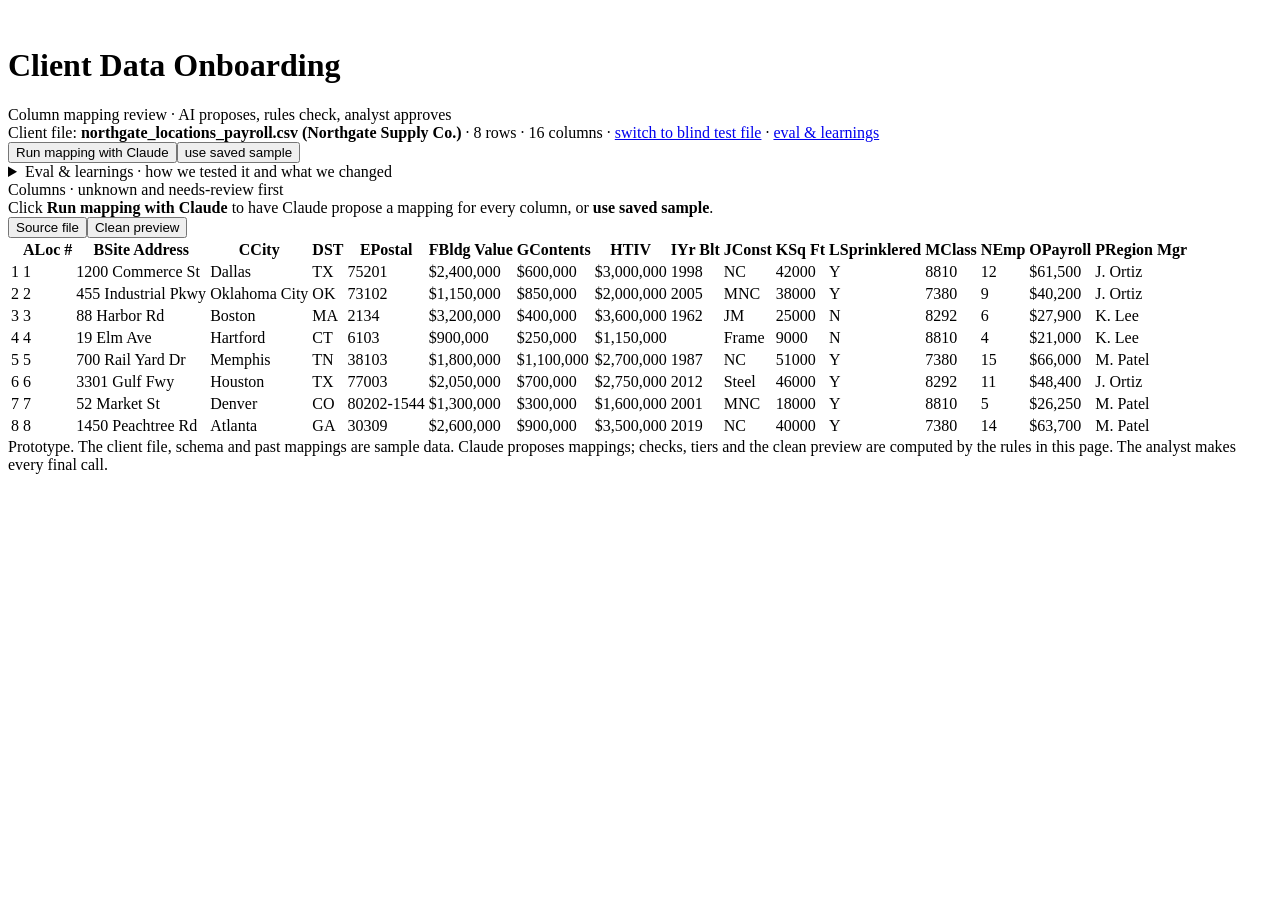
<file: 02-client-data-onboarding/app/body.html>
<body>
<header>
  <div class="brand"><div class="logo" aria-hidden="true"><svg viewBox="0 0 24 24" width="18" height="18" fill="none" stroke="#fff" stroke-width="2" stroke-linecap="round" stroke-linejoin="round"><path d="M4 6h16M4 12h10M4 18h7"/><path d="M17 15l2 2 4-4"/></svg></div><div><h1>Client Data Onboarding</h1><div class="sub">Column mapping review · AI proposes, rules check, analyst approves</div></div></div>
  <div class="doc-meta">Client file: <b id="file-label"></b> · <span id="file-stats"></span> · <a href="#" id="learnings-link">eval &amp; learnings</a></div>
  <div class="run"><button class="primary" id="run-btn">Run mapping with Claude</button><button class="link" id="sample-btn">use saved sample</button><span id="run-status"></span></div>
  <div class="chips" id="chips"></div>
  <div class="progress"><span id="progress-text"></span><div class="bar"><div id="progress-bar"></div></div></div>
</header>
<main>
  <section class="pane findings" id="findings-pane">
    <div id="eval-slot"></div>
    <details class="learnings" id="learnings">
      <summary>Eval &amp; learnings <span class="hint">· how we tested it and what we changed</span></summary>
      <div class="lg" id="learnings-body">
        <div class="lg-key"><b>Key product learning:</b> AI proposes mappings; deterministic rules decide whether a mapping is safe enough to auto-flow downstream. Ambiguous or invalid cases go to review.</div>
        <div class="lg-results">
          <div class="res"><div class="rt">Blind file · 3 independent live runs</div><div class="big">0 <span>wrong auto-applied, every run</span></div><div class="rd">7/7 must-review routed · 15/15 AI proposals correct · 0 extras · 14/15 columns identical across runs</div></div>
          <div class="res"><div class="rt">Safety net</div><div class="big">6 / 6 <span>traps caught by rules</span></div><div class="rd">Not by the AI's confidence. The class-code rule holds even with AI confidence forced to "high". No regressions.</div></div>
        </div>
        <div class="lg-two">
          <div class="lg-sec caught"><h4>What testing caught</h4><ul>
            <li>A live run crashed on unexpected AI output (true/false values instead of text).</li>
            <li>A cross-check silently passed when the column it compares against was missing.</li>
            <li>Cached AI responses would have made repeat runs look perfectly consistent.</li>
            <li>Class code "0005" was caught only because the AI happened to be cautious.</li></ul></div>
          <div class="lg-sec fixed"><h4>What we fixed</h4><ul>
            <li>Every AI output is validated first; a bad column goes to Review instead of breaking the run.</li>
            <li>A check that can't run now fails safe instead of passing.</li>
            <li>Caching is off, so repeat runs are real, independent calls.</li>
            <li>An approved class-code list plus business-type fit, independent of the AI.</li></ul></div>
        </div>
        <div class="lg-two">
          <div class="lg-sec"><h4>How we checked</h4><ul>
            <li>Answer key frozen with checksums before any run.</li>
            <li>3 independent live runs, plus a replay with all AI confidence forced to "high".</li>
            <li>14 broken-output and 5 messy-value tests; full regression after every fix.</li></ul></div>
          <div class="lg-sec"><h4>Limits</h4><ul>
            <li>One synthetic blind file, written by the same AI that wrote the key.</li>
            <li>Small sample class-code list; spreadsheets only (no PDFs).</li>
            <li>Decisions aren't saved; the client follow-up draft isn't built.</li></ul></div>
        </div>
        <div class="lg-next"><b>Next step:</b> 10–20 real client files with analyst-approved mappings as answer keys, 3 runs each. Measure wrong auto-applies (target 0), review rate, and time to an approved dataset.</div>
      </div>
    </details>
    <div class="pane-title">Columns · unknown and needs-review first</div>
    <div id="cards"></div>
  </section>
  <section class="pane" id="right-pane">
    <div class="tabs"><button class="tab active" data-tab="source">Source file</button><button class="tab" data-tab="preview">Clean preview</button></div>
    <div id="source-view" class="tablewrap"></div>
    <div id="preview-view" class="tablewrap" hidden></div>
  </section>
</main>
<footer>Prototype. The client file, schema and past mappings are sample data. Claude proposes mappings; checks, tiers and the clean preview are computed by the rules in this page. The analyst makes every final call.</footer>
<script src="app.js"></script>
</body>
</file>
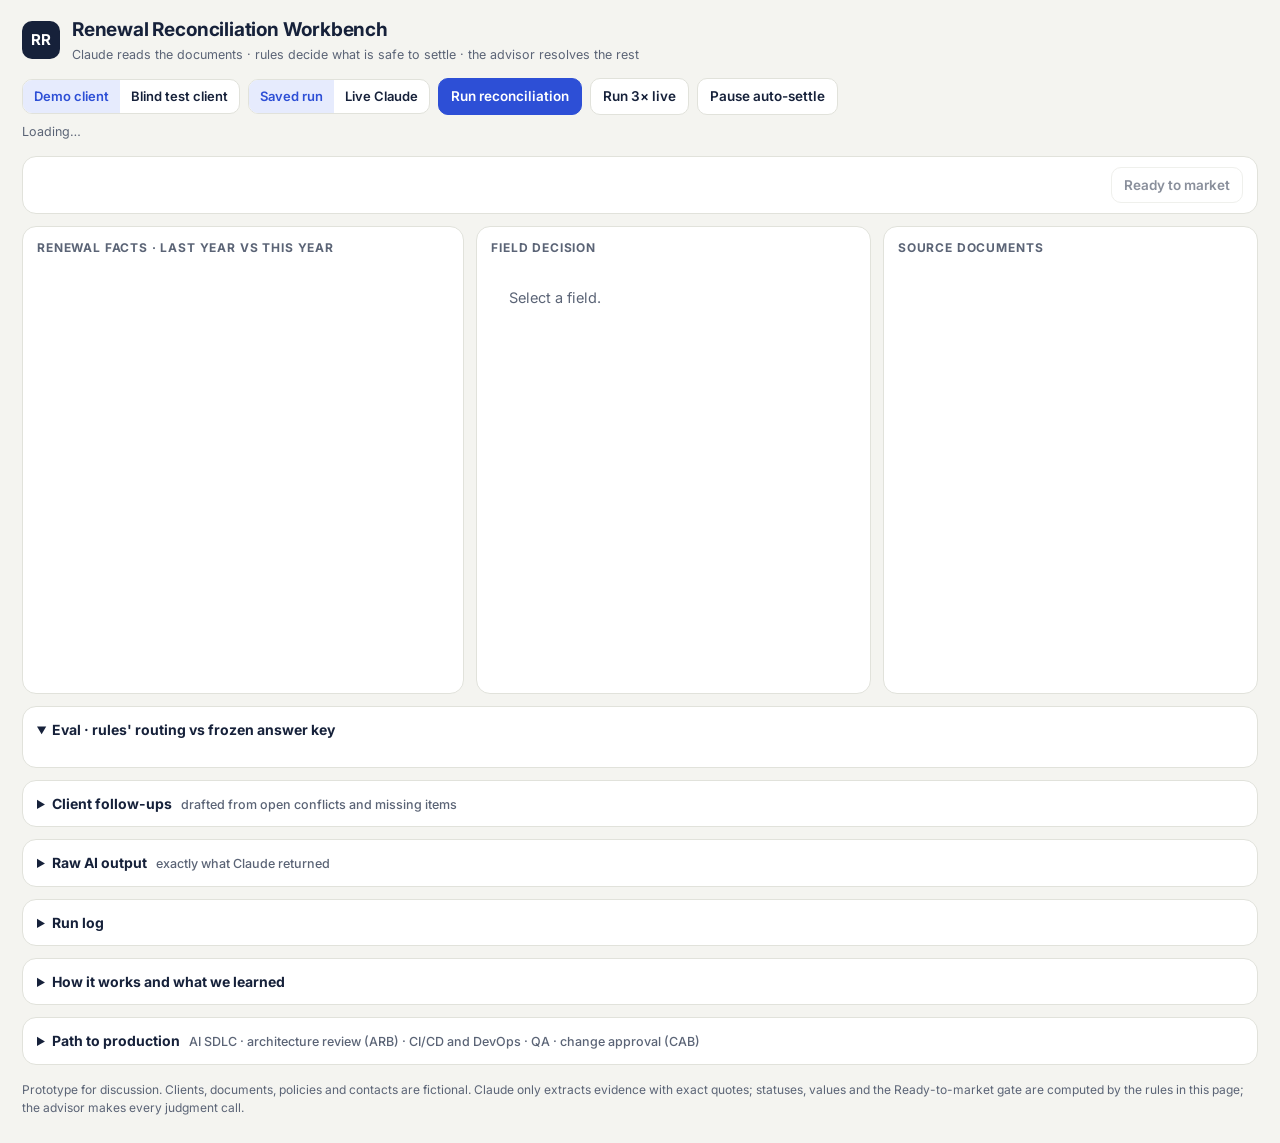
<file: 03-renewal-reconciliation/app/body.html>
<!DOCTYPE html>
<html lang="en">
<head>
<meta charset="utf-8">
<meta name="viewport" content="width=device-width, initial-scale=1">
<title>Renewal Reconciliation Workbench</title>
<link href="https://fonts.googleapis.com/css2?family=Inter:wght@400;500;600;700&display=swap" rel="stylesheet">
<style>
:root{--bg:#F4F4F0;--card:#FFFFFF;--ink:#16213A;--muted:#5B6476;--line:#E1E2DB;--soft:#EEEFE9;--accent:#2D4FD6;--accentSoft:#E6EBFD;
--ok:#0B7A4B;--okSoft:#DDF3E8;--minor:#1E6091;--minorSoft:#E0EEF8;--mat:#A4510B;--matSoft:#FDEBD7;--bad:#B4231A;--badSoft:#FCE3E0;--miss:#5B3FA6;--missSoft:#ECE6FA;--mark:#FFE58F;--markOn:#FFC53D}
*{box-sizing:border-box}
body{margin:0;background:var(--bg);color:var(--ink);font:14.5px/1.5 Inter,system-ui,sans-serif}
button,input,textarea,select{font:inherit;color:inherit}
header{padding:16px 22px 8px;display:flex;flex-wrap:wrap;gap:14px;align-items:flex-start;justify-content:space-between}
.brand{display:flex;gap:12px;align-items:center}
.logo{width:38px;height:38px;border-radius:10px;background:var(--ink);color:#fff;display:grid;place-items:center;font-weight:700;font-size:15px}
h1{font-size:19px;margin:0;letter-spacing:-.01em}
.sub{color:var(--muted);font-size:12.5px;margin-top:1px}
.controls{display:flex;gap:8px;align-items:center;flex-wrap:wrap}
.seg{display:inline-flex;border:1px solid var(--line);border-radius:10px;overflow:hidden;background:var(--card)}
.seg button{border:0;background:transparent;padding:7px 11px;cursor:pointer;font-weight:600;font-size:13px}
.seg button.on{background:var(--accentSoft);color:var(--accent)}
.seg button:disabled{opacity:.45;cursor:default}
.btn{border:1px solid var(--line);background:var(--card);border-radius:10px;padding:7px 12px;cursor:pointer;font-weight:600;font-size:13.5px}
.btn:hover:not(:disabled){border-color:#C9CBC2}
.btn.primary{background:var(--accent);border-color:var(--accent);color:#fff}
.btn.ready{background:var(--ok);border-color:var(--ok);color:#fff}
.btn:disabled{opacity:.5;cursor:not-allowed}
.btn.sm{padding:5px 10px;font-size:12.5px}
.status{font-size:12.5px;color:var(--muted);padding:0 22px;min-height:19px}
.status.err{color:var(--bad)}
.client{display:flex;flex-wrap:wrap;gap:6px 18px;padding:4px 22px 10px;font-size:13px;color:var(--muted)}
.client b{color:var(--ink);font-weight:600}
.bar{display:flex;flex-wrap:wrap;gap:10px;align-items:center;justify-content:space-between;margin:0 22px 12px;background:var(--card);border:1px solid var(--line);border-radius:14px;padding:10px 14px}
.chips{display:flex;flex-wrap:wrap;gap:6px}
.chip{border:1px solid var(--line);border-radius:999px;padding:4px 11px;font-size:12.5px;font-weight:600;background:var(--card);cursor:pointer;white-space:nowrap}
.chip.on{outline:2px solid var(--accent);outline-offset:1px}
.ready-box{display:flex;align-items:center;gap:12px}
.prog{font-size:12.5px;color:var(--muted);text-align:right}
.prog b{color:var(--ink)}
.pbar{width:150px;height:6px;border-radius:9px;background:var(--soft);overflow:hidden;margin-top:4px}
.pbar i{display:block;height:100%;background:var(--ok)}
main{display:grid;grid-template-columns:minmax(0,1.12fr) minmax(0,1fr) minmax(0,.95fr);gap:12px;padding:0 22px 12px}
@media (max-width:1180px){main{grid-template-columns:1fr}}
.panel{background:var(--card);border:1px solid var(--line);border-radius:14px;min-width:0;display:flex;flex-direction:column}
.panel>h2{font-size:12px;text-transform:uppercase;letter-spacing:.07em;color:var(--muted);margin:0;padding:12px 14px 8px;display:flex;justify-content:space-between;align-items:center}
.scroll{overflow:auto;max-height:calc(100vh - 250px);min-height:420px}
table{border-collapse:collapse;width:100%}
.ftab th{position:sticky;top:0;background:var(--card);z-index:1;font-size:11.5px;text-transform:uppercase;letter-spacing:.05em;color:var(--muted);text-align:left;padding:6px 10px;border-bottom:1px solid var(--line);font-weight:700}
.ftab td{padding:8px 10px;border-bottom:1px solid var(--line);font-size:13.5px;vertical-align:top}
.ftab tr.sec td{background:var(--soft);font-size:11.5px;text-transform:uppercase;letter-spacing:.06em;color:var(--muted);font-weight:700;padding:6px 10px}
.ftab tr.row{cursor:pointer}
.ftab tr.row:hover td{background:#FAFAF7}
.ftab tr.row.sel td{background:var(--accentSoft)}
.ftab td.num{text-align:right;white-space:nowrap;font-variant-numeric:tabular-nums}
.ftab td.txt{white-space:normal;font-size:12.5px;max-width:150px}
.ftab .fl{font-weight:600;min-width:150px}
.ftab .fs{font-size:12px;color:var(--muted)}
.delta{font-size:12px;color:var(--muted);white-space:nowrap}
.delta.up{color:var(--mat)}
.pill{display:inline-block;border-radius:999px;padding:2px 9px;font-size:12px;font-weight:700;white-space:nowrap}
.s-Confirmed{background:var(--okSoft);color:var(--ok)}
.s-Minor{background:var(--minorSoft);color:var(--minor)}
.s-Material{background:var(--matSoft);color:var(--mat)}
.s-Conflict{background:var(--badSoft);color:var(--bad)}
.s-Missing{background:var(--missSoft);color:var(--miss)}
.s-Resolved{background:var(--okSoft);color:var(--ok)}
.tick{font-size:11.5px;color:var(--ok);font-weight:700;margin-top:3px}
.need{font-size:11.5px;color:var(--bad);font-weight:700;margin-top:3px}
.detail{padding:4px 16px 16px}
.dtitle{display:flex;justify-content:space-between;gap:8px;align-items:flex-start}
.dtitle h3{margin:0;font-size:17px}
.final{border:1px solid var(--line);border-radius:12px;padding:10px 12px;margin:10px 0;background:#FBFBF8}
.final .v{font-size:20px;font-weight:700;font-variant-numeric:tabular-nums}
.final .src{font-size:12.5px;color:var(--muted)}
.why{font-size:13.5px;margin:6px 0 10px}
.lab{font-size:11.5px;text-transform:uppercase;letter-spacing:.06em;color:var(--muted);margin:14px 0 6px;font-weight:700}
.ev{width:100%;font-size:13px}
.ev td,.ev th{padding:6px 6px;border-bottom:1px solid var(--line);vertical-align:top;text-align:left}
.ev th{font-size:11.5px;color:var(--muted);font-weight:700}
.ev tr.clk{cursor:pointer}
.ev tr.clk:hover td{background:#FAFAF7}
.q{font-size:12.5px;color:var(--muted);border-left:3px solid var(--mark);padding-left:7px;margin-top:3px}
.q.bad{border-left-color:var(--bad);color:var(--bad)}
.vf{font-size:11px;font-weight:700;color:var(--ok)}
.vf.no{color:var(--bad)}
.checks{border:1px solid var(--line);border-radius:12px;padding:8px 10px;margin:6px 0}
.checks .ch{display:grid;grid-template-columns:20px 112px 1fr;gap:6px;font-size:13px;padding:3px 0}
.checks .ok{color:var(--ok);font-weight:700}.checks .no{color:var(--bad);font-weight:700}
.checks .hd{font-size:12.5px;font-weight:700;margin-bottom:3px}
.note{font-size:12.5px;color:var(--muted)}
.sugg{background:var(--accentSoft);border-radius:10px;padding:8px 10px;font-size:13px;margin:6px 0}
.act{border:1px solid var(--line);border-radius:12px;padding:10px 12px;margin-top:10px}
.act label.opt{display:flex;gap:8px;align-items:flex-start;padding:5px 0;font-size:13.5px;cursor:pointer}
.act textarea,.act input[type=text]{width:100%;border:1px solid var(--line);border-radius:8px;padding:7px 9px;background:#FFF}
.act textarea{min-height:56px;resize:vertical}
.row-btns{display:flex;gap:8px;flex-wrap:wrap;margin-top:8px}
.decided{background:var(--okSoft);border-radius:10px;padding:8px 10px;font-size:13px;margin-top:10px}
details.trace{margin-top:12px;border:1px solid var(--line);border-radius:12px;padding:8px 10px}
details.trace summary{cursor:pointer;font-weight:600;font-size:13px}
.step{display:grid;grid-template-columns:26px 1fr;gap:6px;margin-top:8px;font-size:13px}
.step .n{width:22px;height:22px;border-radius:50%;background:var(--soft);display:grid;place-items:center;font-size:11.5px;font-weight:700}
.docs{padding:0 14px 14px}
.tabs{display:flex;flex-wrap:wrap;gap:4px;padding:0 14px 8px}
.tab{border:1px solid var(--line);border-radius:8px;padding:4px 9px;font-size:12.5px;font-weight:600;cursor:pointer;background:var(--card)}
.tab.on{background:var(--ink);color:#fff;border-color:var(--ink)}
.tab .dot{display:inline-block;width:7px;height:7px;border-radius:50%;background:var(--markOn);margin-left:5px;vertical-align:1px}
.doc{border:1px solid var(--line);border-radius:12px;margin-bottom:10px;overflow:hidden}
.doc h4{margin:0;font-size:12.5px;padding:7px 11px;background:var(--soft);display:flex;justify-content:space-between;gap:8px}
.doc pre{margin:0;padding:9px 11px;white-space:pre-wrap;font:13px/1.55 Inter,system-ui,sans-serif}
.doc.missing{border-style:dashed;border-color:var(--miss)}
.doc.missing p{margin:0;padding:9px 11px;color:var(--miss);font-size:13px}
mark{background:var(--mark);border-radius:3px;padding:0 1px;color:inherit}
mark.on{background:var(--markOn)}
.xt{font-size:12.5px}
.xt th,.xt td{border-bottom:1px solid var(--line);padding:5px 7px;text-align:left}
.xt th{background:#FAFAF7;font-weight:700;color:var(--muted)}
.xt td.hl{background:var(--mark)}
.xt td.hl.on{background:var(--markOn)}
.kv{font-size:12.5px}
.kv td{padding:4px 8px;border-bottom:1px solid var(--line);vertical-align:top}
.kv td:first-child{color:var(--muted);width:42%}
details.box{margin:0 22px 12px;background:var(--card);border:1px solid var(--line);border-radius:14px}
details.box>summary{cursor:pointer;padding:12px 14px;font-weight:700;font-size:14px}
details.box>summary .sm{font-weight:500;color:var(--muted);font-size:12.5px;margin-left:6px}
.pbody{padding:0 14px 14px;font-size:13.5px}
.kpis{display:flex;flex-wrap:wrap;gap:10px;margin-bottom:10px}
.kpi{border:1px solid var(--line);border-radius:12px;padding:8px 12px;min-width:148px}
.kpi .n{font-size:21px;font-weight:700}
.kpi .l{font-size:12px;color:var(--muted)}
.pass{color:var(--ok);font-weight:700}.fail{color:var(--bad);font-weight:700}.warn{color:var(--mat);font-weight:700}
.sc{font-size:12.5px}
.sc th,.sc td{border-bottom:1px solid var(--line);padding:5px 6px;text-align:left;vertical-align:top}
.sc th{color:var(--muted)}
pre.raw{white-space:pre-wrap;font:12px/1.45 ui-monospace,Menlo,monospace;background:var(--bg);border:1px solid var(--line);border-radius:10px;padding:10px;max-height:340px;overflow:auto}
.modal{position:fixed;inset:0;background:rgba(22,33,58,.45);display:none;align-items:flex-start;justify-content:center;z-index:30;overflow:auto;padding:40px 16px}
.modal.show{display:flex}
.mbox{background:var(--card);border-radius:16px;max-width:980px;width:100%;padding:18px 20px;box-shadow:0 20px 60px rgba(0,0,0,.25)}
.mbox h3{margin:0 0 4px;font-size:18px}
.empty{color:var(--muted);padding:18px 16px}
footer{padding:4px 22px 26px;font-size:12px;color:var(--muted)}
.fu li{margin-bottom:6px}
.rtag{display:inline-block;border-radius:6px;padding:0 6px;font-size:11px;font-weight:700;margin-left:6px;vertical-align:1px;white-space:nowrap;cursor:help}
.rt-proto{background:#FDF0D5;color:#8A5300}.rt-advisor{background:var(--accentSoft);color:var(--accent)}.rt-sor{background:var(--okSoft);color:var(--ok)}.rt-client,.rt-carrier{background:var(--soft);color:var(--muted)}
.rules td,.rules th{border-bottom:1px solid var(--line);padding:5px 7px;text-align:left;font-size:12.5px;vertical-align:top}
.pause-banner{margin:4px 22px 8px;background:var(--badSoft);color:var(--bad);border:1px solid #F3C2BC;border-radius:12px;padding:8px 12px;font-size:13px;font-weight:600}
.btn.paused{background:var(--bad);border-color:var(--bad);color:#fff}
.pgrid{display:grid;grid-template-columns:repeat(auto-fit,minmax(300px,1fr));gap:10px}
.pcard{border:1px solid var(--line);border-radius:12px;padding:10px 12px;background:#FBFBF8}
.pcard h4{margin:0 0 6px;font-size:14px}
.pcard ul{margin:0;padding-left:18px}.pcard li{margin:3px 0;font-size:13px}
.stages{display:flex;flex-wrap:wrap;gap:6px;margin:6px 0 12px}
.stage{border:1px solid var(--line);border-radius:10px;padding:6px 9px;font-size:12.5px;background:var(--card)}
.stage b{display:block;font-size:12px;color:var(--accent)}
.stage.done{border-color:var(--ok);background:var(--okSoft)}
.gates td,.gates th{border-bottom:1px solid var(--line);padding:5px 7px;text-align:left;font-size:12.5px;vertical-align:top}
</style>
</head>
<body>
<header>
  <div class="brand"><div class="logo">RR</div><div><h1>Renewal Reconciliation Workbench</h1><div class="sub">Claude reads the documents · rules decide what is safe to settle · the advisor resolves the rest</div></div></div>
  <div class="controls">
    <div class="seg" role="group" aria-label="Client"><button id="dsDev" class="on">Demo client</button><button id="dsBlind">Blind test client</button></div>
    <div class="seg" role="group" aria-label="Extraction"><button id="mSaved" class="on">Saved run</button><button id="mLive">Live Claude</button></div>
    <button id="runBtn" class="btn primary">Run reconciliation</button>
    <button id="run3Btn" class="btn" title="Three independent live runs, cache off">Run 3× live</button>
    <button id="stopBtn" class="btn" hidden>Stop</button>
    <button id="pauseBtn" class="btn" title="Kill switch: stop the rules from settling anything automatically. Every field goes to the advisor.">Pause auto-settle</button>
  </div>
</header>
<div class="status" id="status">Loading…</div>
<div id="pauseBanner" class="pause-banner" hidden></div>
<div class="client" id="client"></div>
<div class="bar">
  <div class="chips" id="chips"></div>
  <div class="ready-box">
    <div class="prog" id="prog"></div>
    <button class="btn" id="readyBtn" disabled>Ready to market</button>
  </div>
</div>
<main>
  <section class="panel"><h2><span>Renewal facts · last year vs this year</span><span id="tblNote" style="text-transform:none;letter-spacing:0;font-weight:500"></span></h2><div class="scroll"><table class="ftab" id="ftab"></table></div></section>
  <section class="panel"><h2>Field decision</h2><div class="scroll"><div class="detail" id="detail"><div class="empty">Select a field.</div></div></div></section>
  <section class="panel"><h2>Source documents</h2><div class="tabs" id="tabs"></div><div class="scroll"><div class="docs" id="docs"></div></div></section>
</main>
<details class="box" id="evalBox" open><summary>Eval · rules' routing vs frozen answer key<span class="sm" id="evalSm"></span></summary><div class="pbody" id="evalBody"></div></details>
<details class="box" id="fuBox"><summary>Client follow-ups <span class="sm">drafted from open conflicts and missing items</span></summary><div class="pbody" id="fuBody"></div></details>
<details class="box"><summary>Raw AI output <span class="sm">exactly what Claude returned</span></summary><div class="pbody"><div id="probs"></div><pre class="raw" id="raw">No run yet.</pre></div></details>
<details class="box"><summary>Run log</summary><div class="pbody" id="logBody"></div></details>
<details class="box"><summary>How it works and what we learned</summary><div class="pbody" id="howBody"></div></details>
<details class="box"><summary>Path to production <span class="sm">AI SDLC · architecture review (ARB) · CI/CD and DevOps · QA · change approval (CAB)</span></summary><div class="pbody" id="prodBody"></div></details>
<div class="modal" id="modal"><div class="mbox" id="mbox"></div></div>
<footer>Prototype for discussion. Clients, documents, policies and contacts are fictional. Claude only extracts evidence with exact quotes; statuses, values and the Ready-to-market gate are computed by the rules in this page; the advisor makes every judgment call.</footer>
<script>
"use strict";
/*__DATA__*/
/* ============================================================
   1. Rules configuration (deterministic, visible)
   ============================================================ */
const RULES={materialPct:0.25,concentrationShare:0.5,largeClaim:50000,lossFreshDays:120};
const RULE_SRC={proto:"Prototype default",client:"Client-configured",carrier:"Carrier-specific",advisor:"Advisor-configured",sor:"Verified system of record"};
const RULE_META={
 metaAuthority:{label:"Policy metadata: internal account data wins",src:"advisor",basis:"Stated by the account team in discovery"},
 exposureAuthority:{label:"Current exposures: latest exposure file wins",src:"advisor",basis:"Stated by the account team in discovery"},
 emailGate:{label:"Client email supersedes only if authority, field identity, scope and recency are clear and nothing contradicts it",src:"advisor",basis:"Stated in discovery; no-contradiction check added by us"},
 contacts:{label:"Authorized client contacts",src:"sor",basis:"Internal account data (contacts and permissions)"},
 ratingBases:{label:"Rating basis per line marketed",src:"sor",basis:"Internal account data (lines and rating bases)"},
 materialPct:{label:"Rating-basis change of 25% or more is material",src:"proto",basis:"Assumption for the prototype; not supplied by the interviewer"},
 concentration:{label:"50% or more of growth from new locations is material",src:"proto",basis:"Assumption for the prototype"},
 newLocation:{label:"Any new location is material",src:"proto",basis:"Assumption for the prototype"},
 lossFresh:{label:"Loss runs must be valued within 120 days of renewal",src:"proto",basis:"Assumption for the prototype; carriers' own requirements vary"},
 largeClaim:{label:"A new open claim or a claim of $50,000 or more is material",src:"proto",basis:"Assumption for the prototype"},
 nonRating:{label:"A change in a field that isn't a rating basis is minor",src:"proto",basis:"Assumption for the prototype"},
 totals:{label:"Totals must equal their locations; a total can't be final while a location is open",src:"proto",basis:"Assumption for the prototype"},
 missingHard:{label:"A missing document can't be overridden",src:"proto",basis:"Assumption for the prototype (team policy to confirm)"}
};
const ruleTag=k=>{const m=RULE_META[k];return m?`<span class="rtag rt-${m.src}" title="${m.basis}">${RULE_SRC[m.src]}</span>`:""};
const FIELD_LABEL={named_insured:"Named insured",policy_number:"Policy number",annual_revenue:"Annual revenue",payroll:"Payroll",employees:"Employees",power_units:"Power units (fleet)"};
const MONEY_FIELDS=new Set(["annual_revenue","payroll"]);
const NUM_FIELDS=new Set(["annual_revenue","payroll","employees","power_units"]);
const TEXT_FIELDS=new Set(["named_insured","policy_number"]);
const LINE_NAME={GL:"General liability",WC:"Workers compensation",AUTO:"Commercial auto"};
const LINE_HEADER={GL:/general\s+liability/i,WC:/workers'?\s*comp/i,AUTO:/commercial\s+auto|automobile|business\s+auto/i};
const KEYWORDS={payroll:["payroll","wages","salaries","salary"],employees:["headcount","employees","employee","staff","fte","people","workers"],power_units:["power units","power unit","tractors","tractor","trucks","truck","vehicles","vehicle","fleet"],annual_revenue:["revenue","sales"]};
const CHANGE_RE=/\b(add|adding|added|more|fewer|less|new|sold|selling|sell|closing|close|closed|increase|increased|decrease|decreased|reduce|reduced|hire|hiring|hired|additional|another|couple|few|several|now|correction|should be)\b/i;
const STATUS_ORDER={Missing:0,Conflict:1,"Material change":2,"Minor change":3,Confirmed:4};
const MUST=new Set(["Missing","Conflict","Material change"]);
const needsYou=r=>(MUST.has(r.status)||r.paused)&&!r.resolved;
const AUTO_PAUSE_PROBLEMS=3;
const SRC_LABEL={internal:"Internal account data",exposure:"Exposure file",prior_policy:"Prior-year policy",loss_runs:"Loss runs"};

/* ============================================================
   2. Helpers
   ============================================================ */
const $=id=>document.getElementById(id);
const esc=s=>String(s??"").replace(/[&<>"']/g,c=>({"&":"&amp;","<":"&lt;",">":"&gt;",'"':"&quot;","'":"&#39;"}[c]));
const normQ=s=>String(s||"").replace(/[‘’‚′]/g,"'").replace(/[“”„″]/g,'"').replace(/[–—−]/g,"-").replace(/ /g," ").replace(/\s+/g," ").trim().toLowerCase();
const normName=s=>String(s||"").toLowerCase().replace(/&/g," and ").replace(/[.,]/g," ").replace(/\s+/g," ").trim();
const fmtMoney=v=>v==null||isNaN(v)?"—":"$"+Math.round(v).toLocaleString("en-US");
function fmtVal(field,v){if(v==null||v==="")return"—";if(MONEY_FIELDS.has(field)||field==="loss")return fmtMoney(v);if(typeof v==="number")return v.toLocaleString("en-US");return String(v)}
function toNum(v){if(typeof v==="number"&&isFinite(v))return v;if(typeof v==="string"){const t=v.replace(/[$,\s]/g,"");if(/^-?\d+(\.\d+)?$/.test(t))return Number(t)}return null}
function parseUS(d){const m=String(d||"").match(/(\d{1,2})\/(\d{1,2})\/(\d{4})/);return m?new Date(Date.UTC(+m[3],+m[1]-1,+m[2])):null}
function parseISO(d){const m=String(d||"").match(/^(\d{4})-(\d{2})-(\d{2})$/);return m?new Date(Date.UTC(+m[1],+m[2]-1,+m[3])):null}
const fmtDate=d=>d?`${String(d.getUTCMonth()+1).padStart(2,"0")}/${String(d.getUTCDate()).padStart(2,"0")}/${d.getUTCFullYear()}`:"—";
const days=(a,b)=>Math.round((a-b)/86400000);
const pct=(a,b)=>b?((a-b)/b):null;
const fmtPct=p=>p==null?"":(p>0?"+":"")+(Math.round(p*1000)/10)+"%";
const sentences=t=>String(t||"").replace(/\n+/g," ").split(/(?<=[.!?])\s+/).filter(Boolean);

/* ============================================================
   3. Sources: structured ones parsed by code; emails' headers parsed by code
   ============================================================ */
function emailMeta(doc){const t=doc.text;const fm=t.match(/^From:\s*(.+)$/m),dm=t.match(/^Date:\s*(.+)$/m);let name="",addr="";if(fm){const m=fm[1].match(/^(.*?)\s*<([^>]+)>/);if(m){name=m[1].trim();addr=m[2].trim().toLowerCase()}else{addr=fm[1].trim().toLowerCase();name=addr}}return{name,addr,date:dm?parseUS(dm[1]):null}}
function contactFor(D,addr){return(D.internal.contacts||[]).find(c=>String(c.email).toLowerCase()===addr)||null}
function knownLocations(D){const s=new Set(D.internal.locations);D.exposure.rows.forEach(r=>s.add(r.loc));return[...s]}
function matchLoc(D,s){if(s==null||s==="")return null;const t=String(s).toLowerCase();return knownLocations(D).find(l=>t===l.toLowerCase())||knownLocations(D).find(l=>t.includes(l.toLowerCase()))||("?"+s)}
function namesLocation(D,text){const t=String(text||"").toLowerCase();return knownLocations(D).filter(l=>t.includes(l.toLowerCase()))}
function verifyQuote(D,docId,quote){const d=D.docs[docId];if(!d||!quote)return false;return normQ(d.text).includes(normQ(quote))}
function isEmail(id){return/^email_\d+$/.test(id)}
function docLabel(D,id){if(SRC_LABEL[id])return SRC_LABEL[id];if(isEmail(id)){const m=emailMeta(D.docs[id]);return`Email ${fmtDate(m.date)} · ${m.name}`}return D.docs[id]?D.docs[id].title:id}

/* ============================================================
   4. Validate AI output (never trust shape; flag, never silently convert)
   ============================================================ */
function validateExtraction(D,ex){
  const problems=[],obs=[],loss=[];
  if(!ex||typeof ex!=="object"){problems.push("AI output is not a JSON object.");return{obs,loss,problems,empty:true}}
  const seen=new Set();
  (Array.isArray(ex.observations)?ex.observations:[]).forEach((o,i)=>{
    if(!o||typeof o!=="object"){problems.push(`Observation ${i+1} is not an object.`);return}
    const doc=String(o.doc||"");const field=String(o.field||"");
    if(!D.docs[doc]){problems.push(`Observation ${i+1}: unknown document "${doc}".`);return}
    if(!FIELD_LABEL[field]){problems.push(`Observation ${i+1}: unknown field "${field}".`);return}
    let value=o.value;let bad=false;
    if(NUM_FIELDS.has(field)&&value!=null){const n=toNum(value);if(n==null){bad=true;problems.push(`Observation ${i+1}: value "${value}" for ${field} is not a number.`)}value=n}
    if(TEXT_FIELDS.has(field)&&value!=null)value=String(value);
    const period=["annual","monthly","unstated","point_in_time"].includes(o.period)?o.period:"unstated";
    const explicit=o.explicit===true||o.explicit==="true";
    const loc=o.location==null||o.location===""||o.location==="null"?null:matchLoc(D,o.location);
    const verified=verifyQuote(D,doc,o.quote);
    if(!verified)problems.push(`Observation ${i+1} (${doc}, ${field}): quote not found word for word in the document.`);
    const k=[doc,field,loc,value,normQ(o.quote)].join("|");if(seen.has(k))return;seen.add(k);
    obs.push({i,doc,field,loc,value,period,explicit:explicit&&!bad&&value!=null,bad,verified,quote:String(o.quote||""),confidence:o.confidence});
  });
  if(ex.observations!=null&&!Array.isArray(ex.observations))problems.push("observations is not a list.");
  (Array.isArray(ex.loss_lines)?ex.loss_lines:[]).forEach((l,i)=>{
    if(!l||typeof l!=="object")return;const line=String(l.line||"").toUpperCase();
    if(!LINE_NAME[line]){problems.push(`Loss line ${i+1}: unknown line "${l.line}".`);return}
    const doc=D.docs[l.doc]?l.doc:"loss_runs";
    const verified=verifyQuote(D,doc,l.quote);if(!verified)problems.push(`Loss line ${line}: quote not found in the loss runs.`);
    const claims=(Array.isArray(l.claims)?l.claims:[]).map((c,j)=>{const inc=toNum(c&&c.incurred);const v=verifyQuote(D,doc,c&&c.quote);if(!v)problems.push(`Loss line ${line}, claim ${j+1}: quote not found.`);if(inc==null)problems.push(`Loss line ${line}, claim ${j+1}: incurred is not a number.`);
      return{id:String(c&&c.id||""),date:parseISO(c&&c.date_of_loss)||parseUS(c&&c.date_of_loss),status:String(c&&c.status||"").toLowerCase(),incurred:inc,quote:String(c&&c.quote||""),verified:v&&inc!=null}});
    loss.push({line,doc,valued:parseISO(l.valued)||parseUS(l.valued),quote:String(l.quote||""),verified,claims});
  });
  return{obs,loss,problems,empty:obs.length===0&&loss.length===0};
}

/* ============================================================
   5. Rule engine (pure): extraction + advisor decisions -> field states
   ============================================================ */
function buildCatalog(D){
  const F=[];const exLocs=D.exposure.rows.map(r=>r.loc);const inLocs=D.internal.locations;
  F.push({id:"named_insured",section:"Account",field:"named_insured",loc:null,label:"Named insured",kind:"meta"});
  F.push({id:"policy_number",section:"Account",field:"policy_number",loc:null,label:"Policy number",kind:"meta"});
  F.push({id:"annual_revenue",section:"Account",field:"annual_revenue",loc:null,label:"Annual revenue",kind:"exposure"});
  F.push({id:"total_payroll",section:"Account",field:"payroll",loc:null,label:"Total payroll",kind:"exposure",total:true});
  F.push({id:"total_employees",section:"Account",field:"employees",loc:null,label:"Total employees",kind:"exposure",total:true});
  F.push({id:"power_units",section:"Account",field:"power_units",loc:null,label:"Power units (fleet)",kind:"exposure"});
  const all=[...new Set([...inLocs,...exLocs])];
  all.forEach(L=>{
    const inI=inLocs.includes(L),inE=exLocs.includes(L);
    if(inI&&inE){F.push({id:`loc:${L}:payroll`,section:"Locations",field:"payroll",loc:L,label:`${L} · payroll`,kind:"exposure"});F.push({id:`loc:${L}:employees`,section:"Locations",field:"employees",loc:L,label:`${L} · employees`,kind:"exposure"})}
    else F.push({id:`loc:${L}:schedule`,section:"Locations",field:"schedule",loc:L,label:inE?`${L} · new location`:`${L} · not in exposure file`,kind:"schedule",isNew:inE});
  });
  D.internal.lines.forEach(l=>F.push({id:`loss:${l}`,section:"Loss history",field:"loss",line:l,loc:null,label:`${LINE_NAME[l]} losses`,kind:"loss"}));
  return F;
}
function ratingLines(D,field){return Object.entries(D.internal.rating_bases||{}).filter(([l,b])=>b===field&&D.internal.lines.includes(l)).map(([l])=>l)}
function exposureCell(D,f){if(f.loc){const r=D.exposure.rows.find(x=>x.loc===f.loc);return r&&r[f.field]!=null?{value:r[f.field],cell:{row:f.loc,col:f.field}}:null}
  const key=f.total?(f.field==="payroll"?"total_payroll":"total_employees"):f.field;const v=D.exposure.header[key];return v!=null?{value:v,cell:{row:"header",col:key}}:null}

function backstopHits(D,f,fileDate){
  /* Keyword scan of every email newer than the file: a sentence naming this field (and its location, for location fields)
     plus a number or a change word, with no verified AI observation from that email for this field = a possible miss. */
  if(!KEYWORDS[f.field])return[];
  const hits=[];
  Object.keys(D.docs).filter(isEmail).forEach(id=>{const m=emailMeta(D.docs[id]);if(!m.date||!fileDate||m.date<=fileDate)return;
    const body=D.docs[id].text.split(/\n\n/).slice(1).join(" ");
    sentences(body).forEach(s=>{const low=s.toLowerCase();if(!KEYWORDS[f.field].some(k=>new RegExp(`\\b${k}\\b`).test(low)))return;
      const locs=namesLocation(D,s);if(f.loc?!locs.includes(f.loc):locs.length>0)return;
      if(!(/\d/.test(s)||CHANGE_RE.test(s)))return;hits.push({doc:id,sentence:s,date:m.date})})});
  return hits;
}

function runEngine(D,X,decisions,opts){
  decisions=decisions||{};opts=opts||{};
  const fileDate=parseISO(D.exposure.date);const renewal=parseISO(D.internal.renewal_effective);const pstart=parseISO(D.internal.period_start);
  const cat=buildCatalog(D);const out={};const newLocs=cat.filter(f=>f.kind==="schedule"&&f.isNew).map(f=>f.loc);
  const obsFor=(f,docPred)=>X.obs.filter(o=>o.field===f.field&&docPred(o.doc)&&((f.loc&&o.loc===f.loc)||(!f.loc&&o.loc==null)));
  const misScoped=(f)=>X.obs.filter(o=>isEmail(o.doc)&&o.field===f.field&&o.verified&&(f.loc?(o.loc===f.loc&&!namesLocation(D,o.quote).includes(f.loc)):(o.loc==null&&namesLocation(D,o.quote).length>0)));
  function priorOf(f){const ps=obsFor(f,d=>d==="prior_policy");const ok=ps.filter(o=>o.verified&&o.value!=null&&(!f.loc||namesLocation(D,o.quote).includes(f.loc)));
    const bad=ps.filter(o=>!o.verified);const vals=[...new Set(ok.map(o=>String(o.value)))];
    if(vals.length===1)return{value:ok[0].value,quote:ok[0].quote,doc:"prior_policy"};
    return{value:null,disagree:vals.length>1,unverified:bad.length>0,cands:ok}}
  function base(f){return{id:f.id,f,label:f.label,section:f.section,prior:null,cands:[],checks:[],notes:[],status:null,auto:false,final:null,why:"",materiality:null,needs:null,suggest:"",followup:null,highlights:[]}}
  function classify(r,f,v,pv){
    if(pv==null){r.status="Conflict";r.why="No prior-year value could be verified, so the change can't be measured.";r.followup=`Confirm last year's ${f.label.toLowerCase()} on the expiring policy.`;return}
    if(v===pv){r.status="Confirmed";r.materiality={flag:false,reason:"No change from last year."};return}
    const p=pct(v,pv);const lines=ratingLines(D,f.field);
    if(lines.length&&Math.abs(p)>=RULES.materialPct){r.status="Material change";r.materiality={flag:true,rule:"materialPct",reason:`${fmtPct(p)} on a rating basis for ${lines.join(", ")}: at or above the ${RULES.materialPct*100}% threshold.`};return}
    if(lines.length&&f.total&&v>pv&&newLocs.length){const add=newLocs.reduce((s,L)=>{const row=D.exposure.rows.find(x=>x.loc===L);return s+(row&&toNum(row[f.field])||0)},0);const share=add/(v-pv);
      if(share>=RULES.concentrationShare){r.status="Material change";r.materiality={flag:true,rule:"concentration",reason:`${fmtPct(p)} is below the ${RULES.materialPct*100}% threshold, but ${Math.round(share*100)}% of the increase comes from the new location${newLocs.length>1?"s":""} (${newLocs.join(", ")}).`};return}}
    r.status="Minor change";r.materiality={flag:false,rule:lines.length?"materialPct":"nonRating",reason:lines.length?`${fmtPct(p)} on a rating basis for ${lines.join(", ")}: below the ${RULES.materialPct*100}% threshold.`:`${fmtPct(p)}. ${FIELD_LABEL[f.field]} is not a rating basis for any line marketed (${D.internal.lines.join(", ")}).`};
  }
  // ---- policy metadata: internal account data is the authority
  function meta(f){const r=base(f);const iv=D.internal[f.field];const ec=exposureCell(D,f);const pr=priorOf(f);r.prior=pr.value!=null?pr:null;
    if(iv)r.cands.push({src:"internal",value:iv,label:SRC_LABEL.internal,cell:{row:"internal",col:f.field},verified:true});
    if(ec)r.cands.push({src:"exposure",value:ec.value,label:SRC_LABEL.exposure,cell:ec.cell,verified:true});
    const em=obsFor(f,isEmail).filter(o=>o.verified);em.forEach(o=>r.cands.push({src:o.doc,value:o.value,label:docLabel(D,o.doc),quote:o.quote,verified:true}));
    r.checks.push({name:"Authority",ok:!!iv,detail:"Internal account data is the source of truth for policy metadata."});
    if(!iv){r.status="Missing";r.why="Internal account data has no value for this policy field.";return r}
    if(em.length){r.status="Conflict";r.why="A client email states a different policy detail. Policy metadata changes are never applied from email automatically.";r.followup=`Confirm the ${f.label.toLowerCase()}: our records show ${iv}.`;return r}
    if(pr.disagree||pr.unverified){r.status="Conflict";r.why="Prior-policy evidence for this field couldn't be verified or disagrees.";return r}
    if(pr.value!=null&&normName(pr.value)!==normName(iv)){r.status="Conflict";r.why=`Internal data (${iv}) and the expiring policy (${pr.value}) disagree.`;return r}
    r.status="Confirmed";r.auto=true;r.final={value:iv,src:"internal"};r.materiality={flag:false,reason:"Policy metadata unchanged."};
    r.why="Internal account data is the authority for policy metadata and matches the expiring policy.";
    if(ec&&normName(ec.value)!==normName(iv)){r.notes.push(`The exposure file shows "${ec.value}". Internal data wins for this field; ask the client to correct their file.`)}
    return r}
  // ---- exposures: latest exposure file is the authority, unless an email passes all five conditions
  function expo(f){const r=base(f);const ec=exposureCell(D,f);const pr=priorOf(f);r.prior=pr.value!=null?pr:null;
    if(pr.disagree)r.notes.push("Prior-policy values disagree; no baseline used.");
    if(ec)r.cands.push({src:"exposure",value:ec.value,label:`${SRC_LABEL.exposure} (${fmtDate(fileDate)})`,cell:ec.cell,verified:true});
    const emAll=obsFor(f,isEmail);const unver=emAll.filter(o=>!o.verified||o.bad);const mis=misScoped(f);
    const em=emAll.filter(o=>o.verified&&!o.bad).map(o=>({...o,meta:emailMeta(D.docs[o.doc])}));
    em.forEach(o=>{const conv=o.period==="monthly"&&o.value!=null?o.value*12:null;r.cands.push({src:o.doc,value:o.value,label:docLabel(D,o.doc),quote:o.quote,verified:true,period:o.period,explicit:o.explicit,converted:conv,date:o.meta.date})});
    const hits=backstopHits(D,f,fileDate).filter(h=>!em.some(o=>o.doc===h.doc));
    if(!ec){r.status="Missing";r.why="The exposure file has no value for this field.";r.followup=`Please provide ${f.label.toLowerCase()} in the exposure file.`;return r}
    if(unver.length){r.status="Conflict";r.why="Claude returned evidence for this field that couldn't be verified word for word, so nothing is settled automatically.";return r}
    if(mis.length){r.status="Conflict";r.why=`An email statement was tagged to the wrong scope (its quote names ${namesLocation(D,mis[0].quote).join(", ")||"no location"}). Scope must be clear before an email can change a value.`;return r}
    if(hits.length){r.status="Conflict";r.why=`A newer email mentions this field but no value was extracted ("${hits[0].sentence}"). Backstop: a person checks it.`;r.cands.push({src:hits[0].doc,value:null,label:docLabel(D,hits[0].doc),quote:hits[0].sentence,verified:true,backstop:true});r.followup=`Please confirm ${f.label.toLowerCase()}: your ${fmtDate(hits[0].date)} email mentions it.`;return r}
    const sentOf=o=>{const t=D.docs[o.doc].text;return sentences(t).find(x=>normQ(x).includes(normQ(o.quote)))||o.quote};
    const inert=o=>(!o.explicit||o.value==null)&&!CHANGE_RE.test(o.quote)&&!CHANGE_RE.test(sentOf(o));
    em.filter(inert).forEach(o=>r.notes.push(`${docLabel(D,o.doc)} mentions this field without a value or any change ("${o.quote}"), so it doesn't block.`));
    const newer=em.filter(o=>!inert(o)&&o.meta.date&&fileDate&&o.meta.date>fileDate).sort((a,b)=>a.meta.date-b.meta.date);
    em.filter(o=>!newer.includes(o)).forEach(o=>r.notes.push(`${docLabel(D,o.doc)} is not newer than the exposure file, so it can't supersede it.`));
    let finalV=ec.value,finalSrc="exposure";
    if(newer.length){
      const latest=newer[newer.length-1];
      const allHits=backstopHits(D,f,fileDate);
      const evalOne=o=>{const c=contactFor(D,o.meta.addr);const auth=!!c&&(c.authorized_for.includes("all")||c.authorized_for.includes(f.field));
        const needPeriod=MONEY_FIELDS.has(f.field)?["annual"]:["point_in_time","unstated"];const saysMonthly=/\b(a|per)\s+month\b|\bmonthly\b|\/\s*mo\b/i.test(o.quote);
        const ident=o.explicit&&o.value!=null&&needPeriod.includes(o.period)&&!(MONEY_FIELDS.has(f.field)&&saysMonthly);
        const scope=f.loc?(o.loc===f.loc&&namesLocation(D,o.quote).includes(f.loc)):(o.loc==null&&namesLocation(D,o.quote).length===0);
        const later=[...newer.filter(x=>x!==o&&x.meta.date>=o.meta.date),...allHits.filter(h=>h.doc!==o.doc&&h.date>=o.meta.date)];
        const rec=o.meta.date>fileDate&&later.length===0;
        const others=newer.filter(x=>x!==o&&x.explicit&&x.value!=null&&x.value!==o.value);
        return[
          {name:"Authority",ok:auth,detail:c?`${c.name}, ${c.role}${auth?" (authorized for this field)":" (not authorized for this field)"}`:`${o.meta.name||o.meta.addr} is not an authorized client contact`},
          {name:"Field identity",ok:ident,detail:!o.explicit||o.value==null?"Statement is not a definite value":MONEY_FIELDS.has(f.field)&&saysMonthly&&o.period!=="monthly"?`The quote says monthly but was tagged "${o.period}". Backstop: period must be unambiguous`:o.period==="monthly"?`Stated monthly; the field is annual (×12 = ${fmtMoney(o.value*12)}). Conversion changes meaning`:ident?`Same field, same unit and period`:`Period "${o.period}" doesn't match`},
          {name:"Scope",ok:scope,detail:f.loc?(scope?`Names ${f.loc} only`:`Doesn't clearly apply to ${f.loc}`):(scope?"Whole account":"Names a specific location")},
          {name:"Recency",ok:rec,detail:rec?`${fmtDate(o.meta.date)}, after the file (${fmtDate(fileDate)}); nothing later touches this field`:`A later email (${fmtDate((later[0]&&(later[0].meta?later[0].meta.date:later[0].date))||null)}) also touches this field`},
          {name:"No contradiction",ok:others.length===0,detail:others.length?`Another email says ${fmtVal(f.field,others[0].value)}`:"No other current evidence disagrees"}]};
      newer.forEach(o=>r.checks.push({email:o.doc,label:docLabel(D,o.doc),list:evalOne(o)}));
      const lastChecks=evalOne(latest);const allOk=lastChecks.every(c=>c.ok);
      if(!allOk||newer.length>1&&newer.some(o=>!evalOne(o).every(c=>c.ok))){
        r.status="Conflict";const failed=[...new Set(r.checks.flatMap(c=>c.list.filter(x=>!x.ok).map(x=>x.name.toLowerCase())))];
        r.why=`A newer client email bears on this field, but ${failed.join(", ")} ${failed.length>1?"aren't":"isn't"} clear, so it can't supersede the file automatically.`;
        r.followup=followupFor(D,f,r);return r}
      if(latest.value===ec.value){r.notes.push(`${docLabel(D,latest.doc)} confirms the exposure file.`)}else{finalV=latest.value;finalSrc=latest.doc}
    }
    r.proposed={value:finalV,src:finalSrc};
    return r}
  // ---- schedule rows
  function sched(f){const r=base(f);const row=D.exposure.rows.find(x=>x.loc===f.loc);
    if(f.isNew){r.status="Material change";r.materiality={flag:true,rule:"newLocation",reason:"New location: not on the expiring policy or in internal account data."};
      r.cands.push({src:"exposure",value:`${row.address} · ${row.operations} · ${row.employees} employees · ${fmtMoney(row.payroll)} payroll`,label:SRC_LABEL.exposure,cell:{row:f.loc,col:"*"},verified:true});
      r.why=`${f.loc} appears in the exposure file but not on last year's schedule. New operations (${row.operations.toLowerCase()}) can change carrier appetite and pricing.`;
      r.suggest=`Tell carriers: new ${row.operations.toLowerCase()} location at ${row.address}, ${row.employees} employees, ${fmtMoney(row.payroll)} payroll. Confirm appetite and class codes before marketing.`;
      r.proposed={value:`Add ${f.loc} to schedule`,src:"exposure"}}
    else{r.status="Conflict";r.why=`${f.loc} is on last year's schedule but missing from the exposure file. Closed, or left out?`;r.followup=`Is the ${f.loc} location still operating? It's not in the exposure file.`}
    return r}
  // ---- loss history
  function lossRow(f){const r=base(f);const L=f.line;const entries=X.loss.filter(e=>e.line===L).sort((a,b)=>(b.valued||0)-(a.valued||0));const lossDocs=Object.keys(D.docs).filter(id=>id.startsWith("loss_runs"));
    const present=lossDocs.some(id=>LINE_HEADER[L].test(D.docs[id].text));const text=entries.length?(D.docs[entries[0].doc]||{}).text||"":"";
    entries.slice(1).forEach(x=>r.notes.push(`Older ${LINE_NAME[L]} loss runs (valued ${fmtDate(x.valued)}) superseded by newer ones.`));
    if(!entries.length){if(present){r.status="Conflict";r.why=`The loss runs contain a ${LINE_NAME[L]} section, but nothing was extracted. Backstop: a person checks it.`}
      else{r.rules=["ratingBases","missingHard"];r.status="Missing";r.why=`${LINE_NAME[L]} is being marketed, but no ${LINE_NAME[L]} loss runs were provided. Carriers need currently valued loss runs for every line.`;r.followup=`Please send currently valued ${LINE_NAME[L]} loss runs (valued within ${RULES.lossFreshDays} days of ${fmtDate(renewal)}), five years if available.`}
      return r}
    const e=entries[0];r.cands.push({src:e.doc,value:null,label:`${e.doc==="loss_runs"?SRC_LABEL.loss_runs:D.docs[e.doc].title} · valued ${fmtDate(e.valued)}`,quote:e.quote,verified:e.verified});
    if(!e.verified||e.claims.some(c=>!c.verified)){r.status="Conflict";r.why="Loss-run evidence couldn't be verified word for word.";return r}
    if(!e.valued){r.status="Conflict";r.why="No valuation date was found for this line.";return r}
    const age=days(renewal,e.valued);
    if(age>RULES.lossFreshDays){r.rules=["lossFresh","missingHard"];r.status="Missing";r.why=`${LINE_NAME[L]} loss runs are valued ${fmtDate(e.valued)}, ${age} days before the ${fmtDate(renewal)} renewal (limit ${RULES.lossFreshDays}). Stale loss runs can't go to carriers.`;r.followup=`Please send ${LINE_NAME[L]} loss runs valued within ${RULES.lossFreshDays} days of ${fmtDate(renewal)}; the ones we have are valued ${fmtDate(e.valued)}.`;return r}
    // backstop: count claim lines in this line's section of the document
    const sec=sectionText(text,L);const listed=(sec.match(/date of loss/gi)||[]).length;
    if(listed!==e.claims.length){r.status="Conflict";r.why=`The ${LINE_NAME[L]} section lists ${listed} claim${listed===1?"":"s"}; ${e.claims.length} were extracted. Backstop: a person checks it.`;return r}
    const term=e.claims.filter(c=>c.date&&c.date>=pstart);const inc=term.reduce((s,c)=>s+c.incurred,0);
    term.forEach(c=>r.cands.push({src:e.doc,value:c.incurred,label:`Claim ${c.id||""} · ${c.status} · loss ${fmtDate(c.date)}`,quote:c.quote,verified:true,isClaim:true}));
    r.prior={value:null,label:"Prior term"};
    const big=term.filter(c=>c.status==="open"||c.incurred>=RULES.largeClaim);
    r.lossValue=inc;
    if(!term.length){r.status="Confirmed";r.materiality={flag:false,reason:"No new claims this term."}}
    else if(big.length){r.status="Material change";r.materiality={flag:true,rule:"largeClaim",reason:`New claim this term: ${big.map(c=>`${c.id} ${c.status}, ${fmtMoney(c.incurred)} incurred`).join("; ")}. Open claims or claims ≥ ${fmtMoney(RULES.largeClaim)} are material.`};
      r.suggest=`Tell carriers: ${big.map(c=>`${c.id} (${c.status}, ${fmtMoney(c.incurred)})`).join("; ")}. Include the incident summary and any corrective action.`}
    else{r.status="Minor change";r.materiality={flag:false,rule:"largeClaim",reason:`${term.length} new closed claim${term.length>1?"s":""} under ${fmtMoney(RULES.largeClaim)}.`}}
    r.proposed={value:inc,src:e.doc};r.why=`Valued ${fmtDate(e.valued)} (${age} days before renewal). ${term.length} claim${term.length===1?"":"s"} this term, ${fmtMoney(inc)} incurred.`;
    return r}
  // Pass 1: everything except totals
  cat.forEach(f=>{let r;if(f.kind==="meta")r=meta(f);else if(f.kind==="schedule")r=sched(f);else if(f.kind==="loss")r=lossRow(f);else if(f.total)return;else r=expo(f);out[f.id]=r});
  // classify non-total exposure rows
  cat.filter(f=>f.kind==="exposure"&&!f.total).forEach(f=>{const r=out[f.id];if(r.status)return;const pv=r.prior?r.prior.value:null;classify(r,f,r.proposed.value,pv);
    if(!r.why)r.why=r.proposed.src==="exposure"?`The exposure file is the authority for current exposures and no newer evidence changes it. ${r.materiality?r.materiality.reason:""}`:`The ${fmtDate(emailMeta(D.docs[r.proposed.src]).date)} email passes all five conditions, so it supersedes the exposure file. ${r.materiality?r.materiality.reason:""}`});
  // Pass 2: totals = must reconcile with their locations
  cat.filter(f=>f.total).forEach(f=>{const r=expo(f);out[f.id]=r;if(r.status)return;
    const kids=cat.filter(k=>k.field===f.field&&k.loc&&k.kind==="exposure").map(k=>out[k.id]);
    const newRows=newLocs.map(L=>D.exposure.rows.find(x=>x.loc===L));
    const pv=r.prior?r.prior.value:null;classify(r,f,r.proposed.value,pv);const matSave=r.materiality;const statusSave=r.status;
    const open=kids.filter(k=>MUST.has(k.status)&&!decisions[k.id]&&k.status!=="Material change");
    if(open.length){r.status="Conflict";r.materiality=matSave;r.why=`Depends on ${open.map(k=>k.label).join(", ")}, which ${open.length>1?"are":"is"} unresolved. A total can't be final while a location is open.${matSave&&matSave.flag?" Also flagged material: "+matSave.reason:""}`;r.dependsOn=open.map(k=>k.id);r.followup=null;return}
    const kidVal=k=>decisions[k.id]&&decisions[k.id].value!=null?decisions[k.id].value:(k.final?k.final.value:k.proposed?k.proposed.value:null);
    const sum=kids.reduce((s,k)=>s+(toNum(kidVal(k))||0),0)+newRows.reduce((s,x)=>s+(toNum(x[f.field])||0),0);
    if(sum!==r.proposed.value){r.status="Conflict";r.materiality=matSave;r.cands.push({src:"rules",value:sum,label:"Sum of locations (rules)",verified:true,computed:true});
      r.why=`The locations add up to ${fmtVal(f.field,sum)}, but the total says ${fmtVal(f.field,r.proposed.value)}. A location-level change must not be applied to the account total silently.${matSave&&matSave.flag?" Also flagged material: "+matSave.reason:""}`;r.followup=`Please confirm total ${FIELD_LABEL[f.field].toLowerCase()}: the locations add up to ${fmtVal(f.field,sum)}; the file total shows ${fmtVal(f.field,r.proposed.value)}.`;return}
    r.status=statusSave;r.why=`Total matches its locations (${fmtVal(f.field,sum)}). ${r.materiality?r.materiality.reason:""}`});
  // finalize: auto, needs, suggestions, decisions
  Object.values(out).forEach(r=>{
    if(r.status==="Confirmed"||r.status==="Minor change"){r.auto=true;if(!r.final)r.final=r.proposed?{...r.proposed}:null;if(r.f.kind==="loss")r.final={value:r.lossValue,src:r.proposed?r.proposed.src:"loss_runs"}}
    else{r.auto=false;r.needs=r.status==="Missing"?"obtain":r.status==="Conflict"?"resolve":"acknowledge"}
    if(r.status==="Material change"&&!r.suggest&&r.materiality)r.suggest=`Tell carriers: ${r.label.toLowerCase()} changed (${r.materiality.reason})`;
    if(r.status==="Conflict"&&!r.followup)r.followup=followupFor(D,r.f,r);
    r.ruleStatus=r.status;r.ruleAuto=r.auto;r.ruleFinal=r.final?{...r.final}:null;
    if(opts.paused&&r.auto){r.auto=false;r.paused=true;r.needs="confirm"}
    const d=decisions[r.id];
    if(d&&r.status!=="Missing"){r.decision=d;r.final={value:d.value,src:d.src,by:"advisor"};r.resolved=true}
  });
  return{fields:out,cat};
}
function sectionText(text,L){const lines=text.split("\n");let on=false;const keep=[];for(const ln of lines){if(/^[A-Z][A-Z '&]+(\(|$)/.test(ln.trim())&&ln.trim().length>3){on=LINE_HEADER[L].test(ln)}else if(on)keep.push(ln)}return keep.join("\n")}
function followupFor(D,f,r){const vals=r.cands.filter(c=>c.value!=null&&!c.computed).map(c=>`${c.label}: ${fmtVal(f.field,c.value)}${c.period==="monthly"?" a month":""}`);
  return`Please confirm ${f.loc?f.loc+" ":""}${FIELD_LABEL[f.field]?FIELD_LABEL[f.field].toLowerCase():f.label.toLowerCase()} as of ${fmtDate(parseISO(D.internal.renewal_effective))}.${vals.length?" We have "+vals.join("; ")+".":""}`}

/* ============================================================
   6. Live extraction (Claude reads only the unstructured sources)
   ============================================================ */
function buildPrompt(D){
  const ids=Object.keys(D.docs);
  const docs=ids.map(id=>`<document id="${id}" title="${esc(D.docs[id].title)}">\n${D.docs[id].text}\n</document>`).join("\n");
  return`You are extracting evidence for a commercial insurance renewal. Read the documents and report every statement of the listed fields, exactly as written.
Do not reconcile sources, pick winners, convert units or compute totals. Separate rules do that and an advisor makes the final call. Your job is complete, faithful evidence: a missed statement or a paraphrased quote can put wrong data in front of a carrier.

<documents>
${docs}
</documents>

FIELDS (use these keys)
- named_insured, policy_number: text.
- annual_revenue: dollars.
- payroll: dollars. Report the period exactly as stated: "annual", "monthly" or "unstated".
- employees: a count (headcount, staff, employees). Period "point_in_time".
- power_units: a count of trucks, tractors or power units. Period "point_in_time".

LOCATIONS: when a statement refers to a location, use one of these names: ${knownLocations(D).join(", ")}. Use null only for whole-account totals.

RULES
1. One observation per statement per document. A schedule line listing employees and payroll gives two observations with the same quote.
2. quote: an exact substring of the document. No paraphrase, no ellipsis. For a location's value, the quote must include the location's name.
3. value: the number as stated, with no conversion (a monthly figure stays monthly).
4. explicit: true only when the statement gives a definite current value. If it is vague or only signals a possible or future change, set value null and explicit false, but still report it.
5. Report statements in emails even when they repeat or contradict other documents.
6. Loss runs: for each line present (GL, WC, AUTO), give its valuation date and every claim listed, with date of loss, status (open or closed), incurred amount, and the claim's full line as the quote. Do not report lines that are absent.
7. confidence: high, medium or low (informational).

Examples of the format (not from these documents):
- "Headcount at Springfield is now 25" → {"field":"employees","location":"Springfield","value":25,"period":"point_in_time","explicit":true}
- "Payroll runs about $40,000 a month" → {"field":"payroll","location":null,"value":40000,"period":"monthly","explicit":true}
- "We might hire a few more drivers next year" → {"field":"employees","location":null,"value":null,"period":"point_in_time","explicit":false}

Return ONLY JSON:
{"observations":[{"doc":"","field":"","location":null,"value":null,"period":"annual","explicit":true,"confidence":"high","quote":""}],
"loss_lines":[{"doc":"loss_runs","line":"GL","valued":"YYYY-MM-DD","quote":"","claims":[{"id":"","date_of_loss":"YYYY-MM-DD","status":"closed","incurred":0,"quote":""}]}],
"notes":[""]}`;
}
async function callClaude(D,signal){
  const sample=state.sample;if(!sample)throw Object.assign(new Error("Claude isn't available in this view (open the page on claude.ai)."),{code:"unavailable"});
  const t0=performance.now();
  const res=await sample(buildPrompt(D),{modelTier:"complex",cache:false,signal,onText:({text})=>setStatus(`Claude is reading ${Object.keys(D.docs).length} documents… ${text.length.toLocaleString()} characters`)});
  const ms=Math.round(performance.now()-t0);
  if(res.truncated)throw Object.assign(new Error("Claude's answer was cut off."),{code:"truncated",text:res.text});
  const s=res.text.indexOf("{"),e=res.text.lastIndexOf("}");
  if(s<0)throw Object.assign(new Error("No JSON in Claude's answer."),{code:"no_json",text:res.text});
  let json;try{json=JSON.parse(res.text.slice(s,e+1))}catch(err){throw Object.assign(new Error("Claude's answer wasn't valid JSON."),{code:"bad_json",text:res.text})}
  return{json,text:res.text,ms};
}

/* ============================================================
   7. App state + scoring
   ============================================================ */
const state={ds:location.hash==="#blind"?"blind":"dev",mode:"saved",X:null,raw:null,E:null,decisions:{},sel:null,tab:null,filter:"all",runs:{dev:[],blind:[]},log:[],busy:false,ctl:null,sample:null,db:undefined,followups:{},forced:null};
const D=()=>DATA[state.ds];
function setStatus(t,err){const el=$("status");el.textContent=t;el.className="status"+(err?" err":"")}
function logLine(t){state.log.push(`${new Date().toLocaleTimeString()} · ${t}`);renderLog()}
function score(ds,E){const K=KEYS[ds];if(!K)return null;const rows=[];const S={n:0,wrongAuto:0,must:0,mustRouted:0,statusOk:0,autoKey:0,provOk:0,matFlag:null};
  Object.entries(K.fields).forEach(([id,k])=>{S.n++;const r=E.fields[id];if(!r){rows.push({id,k,miss:true,label:"Field not produced"});if(k.must_review)S.must++;S.wrongAuto+=k.must_review?0:0;return}
    const auto=r.ruleAuto,st=r.ruleStatus,fin=r.ruleFinal;let wrong=false,why="";
    if(auto&&k.must_review){wrong=true;why="auto-resolved a must-review field"}
    else if(auto&&k.auto_value!=null&&(String(fin&&fin.value)!==String(k.auto_value))){wrong=true;why=`auto value ${fin&&fin.value} ≠ key ${k.auto_value}`}
    else if(auto&&k.auto_source&&fin&&fin.src!==k.auto_source){wrong=true;why=`source ${fin.src} ≠ key ${k.auto_source}`}
    if(wrong)S.wrongAuto++;
    if(k.must_review){S.must++;if(!auto)S.mustRouted++}
    const sOk=st===k.expected_status||(k.safe_alt||[]).includes(st);if(sOk)S.statusOk++;
    if(!k.must_review){S.autoKey++;if(auto&&!wrong)S.provOk++}
    if(k.material_flag){S.matFlag=!!(r.materiality&&r.materiality.flag)}
    rows.push({id,k,r,auto,st,fin,wrong,why,sOk,label:wrong?"WRONG AUTO":k.must_review&&auto?"MISSED REVIEW":sOk?(st===k.expected_status?"Pass":"Pass (pre-registered safe alternative)"):k.must_review&&!auto?"Routed to advisor (different status)":"Over-escalated"})});
  const extras=Object.keys(E.fields).filter(id=>!K.fields[id]);
  return{rows,S,extras}}
function summaryOf(E){const c={};Object.values(E.fields).forEach(r=>{c[r.ruleStatus]=(c[r.ruleStatus]||0)+1});return c}

/* ============================================================
   8. Run flows
   ============================================================ */
function process(json,meta){
  const X=validateExtraction(D(),json);state.X=X;state.raw=json;state.decisions={};state.followups={};state.forced=null;
  recompute();state.runE=state.E;
  const sc=score(state.ds,state.E);
  const run={n:state.runs[state.ds].length+1,mode:meta.mode,at:new Date(),ms:meta.ms||null,problems:X.problems.length,statuses:Object.fromEntries(Object.values(state.E.fields).map(r=>[r.id,r.ruleStatus+"|"+(r.ruleFinal?String(r.ruleFinal.value)+"@"+r.ruleFinal.src:"")])),score:sc?sc.S:null};
  state.runs[state.ds].push(run);state.lastRun=run;
  if(!state.sel||!state.E.fields[state.sel]){const first=Object.values(state.E.fields).sort((a,b)=>STATUS_ORDER[a.status]-STATUS_ORDER[b.status])[0];state.sel=first?first.id:null}
  renderAll();return run}
function recompute(){if(!state.X)return;state.autoPaused=state.X.empty||state.X.problems.length>=AUTO_PAUSE_PROBLEMS;state.E=runEngine(D(),state.X,state.decisions,{paused:state.paused||state.autoPaused})}
function runSaved(){Object.keys(D().held_docs||{}).forEach(id=>delete D().docs[id]);const s=SAVED[state.ds];if(!s){setStatus("No saved run for the blind client: the blind test only counts live Claude runs. Switch to Live Claude.");return}
  process(s,{mode:"saved"});logLine(`Loaded saved run (${D().label})`);setStatus("Saved Claude run loaded. Click a field to see its evidence and decision.")}
async function runLive(times){
  if(state.busy)return;Object.keys(D().held_docs||{}).forEach(id=>delete D().docs[id]);state.busy=true;state.ctl=new AbortController();renderControls();
  try{for(let i=1;i<=times;i++){setStatus(`Live run ${i} of ${times}: Claude is reading ${Object.keys(D().docs).length} documents…`);
    try{const r=await callClaude(D(),state.ctl.signal);const run=process(r.json,{mode:"live",ms:r.ms});run.raw=r.text;logLine(`Live run ${i}/${times}: ${(r.ms/1000).toFixed(1)}s, ${state.X.obs.length} observations, ${state.X.problems.length} validation problems`);await persistRun(run,r.text,null)}
    catch(e){if(e&&e.name==="AbortError"){logLine("Stopped.");break}logLine(`Live run ${i} failed: ${e&&e.message||e}`);setStatus(`Live run failed: ${e&&e.message||e}. ${SAVED[state.ds]?"You can load the saved run.":""}`,true);await persistRun({n:"failed",mode:"live",at:new Date()},e&&e.text||null,String(e&&e.message||e));if(e&&e.code==="unavailable")break}}
    if(state.lastRun&&state.lastRun.mode==="live")setStatus(`Live run${times>1?"s":""} complete. ${state.runs[state.ds].filter(r=>r.mode==="live").length} live run(s) on this client in this session.`)}
  finally{state.busy=false;state.ctl=null;renderControls()}}
async function getDb(){if(state.db!==undefined)return state.db;try{state.db=window.claude?await window.claude.use("db"):null}catch(e){state.db=null}return state.db}
async function persistRun(run,rawText,err){const db=await getDb();if(!db)return;const id=`${state.ds}-${Date.now()}`;
  try{await db.collection("runs").doc(id).set({dataset:state.ds,at:new Date().toISOString(),mode:run.mode,ms:run.ms||null,keySha:KEY_SHA[state.ds]||null,problems:run.problems??null,statuses:run.statuses||null,score:run.score||null,raw:rawText?String(rawText).slice(0,120000):null,error:err||null});logLine(`Stored as runs/${id}`)}catch(e){logLine(`Could not store run: ${e&&e.code||e}`)}}
function forcedHigh(){if(!state.raw)return;const j=JSON.parse(JSON.stringify(state.raw));(j.observations||[]).forEach(o=>o.confidence="high");
  const X2=validateExtraction(D(),j);const E2=runEngine(D(),X2,{});const a=(state.runE||state.E).fields,b=E2.fields;let same=0,total=0;const diffs=[];
  Object.keys(a).forEach(id=>{total++;const x=a[id].ruleStatus+"|"+JSON.stringify(a[id].ruleFinal),y=b[id]?b[id].ruleStatus+"|"+JSON.stringify(b[id].ruleFinal):"none";if(x===y)same++;else diffs.push(id)});
  state.forced={same,total,diffs,at:new Date()};logLine(`Forced-high-confidence replay: ${same}/${total} fields unchanged`);renderEval()}

/* ============================================================
   9. Rendering
   ============================================================ */
function pillClass(st){return"s-"+String(st).split(" ")[0]}
function renderControls(){
  $("dsDev").classList.toggle("on",state.ds==="dev");$("dsBlind").classList.toggle("on",state.ds==="blind");
  $("mSaved").classList.toggle("on",state.mode==="saved");$("mLive").classList.toggle("on",state.mode==="live");
  $("mSaved").disabled=!SAVED[state.ds];$("mLive").disabled=!state.sample;
  $("runBtn").disabled=state.busy||(state.mode==="live"&&!state.sample)||(state.mode==="saved"&&!SAVED[state.ds]);
  $("run3Btn").disabled=state.busy||!state.sample;$("stopBtn").hidden=!state.busy;
  $("runBtn").textContent=state.mode==="live"?"Run reconciliation (live)":"Run reconciliation";
}
function renderClient(){const d=D();const i=d.internal;
  const srcs=[["Internal account data",i.system],["Exposure file",`${d.exposure.file} · ${fmtDate(parseISO(d.exposure.date))}`],["Prior-year policy",`${i.policy_number}`],["Loss runs","carrier report"],["Client emails",`${Object.keys(d.docs).filter(isEmail).length}`]];
  $("client").innerHTML=`<span><b>${esc(i.named_insured)}</b></span><span>Renewal <b>${fmtDate(parseISO(i.renewal_effective))}</b></span><span>Lines <b>${i.lines.map(l=>LINE_NAME[l]).join(", ")}</b></span><span>Account manager <b>${esc(i.account_manager)}</b></span><span>Sources: ${srcs.map(s=>`<b>${s[0]}</b> (${esc(s[1])})`).join(" · ")}</span>`}
function blockers(){if(!state.E)return[];return Object.values(state.E.fields).filter(needsYou)}
function renderBar(){
  if(!state.E){$("chips").innerHTML="";$("prog").innerHTML="";$("readyBtn").disabled=true;return}
  const F=Object.values(state.E.fields);const c=s=>F.filter(r=>r.status===s).length;
  const defs=[["all","All fields",F.length],["needs","Needs you",F.filter(needsYou).length],["Confirmed","Confirmed",c("Confirmed")],["Minor change","Minor change",c("Minor change")],["Material change","Material change",c("Material change")],["Conflict","Conflict",c("Conflict")],["Missing","Missing",c("Missing")]];
  $("chips").innerHTML=defs.map(([k,l,n])=>`<span class="chip ${k.split(" ")[0]==="all"||k==="needs"?"":pillClass(k)} ${state.filter===k?"on":""}" data-f="${k}">${l} <b>${n}</b></span>`).join("");
  $("chips").querySelectorAll(".chip").forEach(el=>el.onclick=()=>{state.filter=el.dataset.f;renderAll()});
  const need=F.filter(r=>MUST.has(r.status)||r.paused);const done=need.filter(r=>r.resolved).length;const bl=blockers();const miss=bl.filter(r=>r.status==="Missing").length;
  $("prog").innerHTML=`<div><b>${done} of ${need.length}</b> advisor decisions made · <b>${bl.length}</b> blocker${bl.length===1?"":"s"}${miss?` (${miss} missing document${miss>1?"s":""})`:""}</div><div class="pbar"><i style="width:${need.length?Math.round(done/need.length*100):100}%"></i></div>`;
  const rb=$("readyBtn");rb.disabled=bl.length>0;rb.className="btn"+(bl.length?"":" ready");rb.title=bl.length?`Blocked: ${bl.map(r=>r.label).join(", ")}`:"Open the submission package";
  rb.textContent=bl.length?`Ready to market · blocked (${bl.length})`:"Ready to market ✓";
}
function curVal(r){if(r.final)return r.final.value;if(r.proposed&&r.status!=="Conflict")return r.proposed.value;return null}
function renderTable(){
  const t=$("ftab");if(!state.E){t.innerHTML=`<tr><td class="empty">Run reconciliation to build the renewal facts.</td></tr>`;$("tblNote").textContent="";return}
  const F=Object.values(state.E.fields);let rows=F;
  if(state.filter==="needs")rows=F.filter(needsYou);else if(state.filter!=="all")rows=F.filter(r=>r.status===state.filter);
  $("tblNote").textContent=`${rows.length} of ${F.length}`;
  let html=`<tr><th>Field</th><th style="text-align:right">Last year</th><th style="text-align:right">This year</th><th>Status</th></tr>`;
  ["Account","Locations","Loss history"].forEach(sec=>{const rs=rows.filter(r=>r.section===sec);if(!rs.length)return;html+=`<tr class="sec"><td colspan="4">${sec}</td></tr>`;
    rs.forEach(r=>{const f=r.f;const pv=r.prior?r.prior.value:null;const v=curVal(r);
      const fld=f.kind==="loss"?"loss":f.field;
      let ly=f.kind==="loss"?`<span class="fs">claims this term</span>`:f.kind==="schedule"?(f.isNew?"—":"On schedule"):fmtVal(fld,pv);
      let ty=f.kind==="schedule"?(f.isNew?"Added":"?"):r.status==="Missing"?`<span class="fs">missing</span>`:v==null?(()=>{const n=r.cands.filter(c=>c.value!=null).length;return`<span class="fs">${n} value${n===1?"":"s"} · open</span>`})():fmtVal(fld,v);
      const p=(typeof v==="number"&&typeof pv==="number"&&pv)?pct(v,pv):null;
      const by=r.resolved?`<div class="tick">✓ ${r.decision.type==="acknowledge"?"Acknowledged":r.decision.type==="confirm"?"Confirmed":"Resolved"} by advisor</div>`:r.paused?`<div class="need">Needs you · auto-settle paused</div>`:MUST.has(r.status)?`<div class="need">Needs you</div>`:`<div class="tick" style="color:var(--muted)">Settled by rules</div>`;
      html+=`<tr class="row ${state.sel===r.id?"sel":""}" data-id="${esc(r.id)}"><td><div class="fl">${esc(r.label)}</div><div class="fs">${esc(r.final?docLabel(D(),r.final.src==="rules"?"exposure":r.final.src).replace(/ · .*/,""):r.proposed&&r.status!=="Conflict"&&r.status!=="Missing"?docLabel(D(),r.proposed.src).replace(/ · .*/,""):"")}</div></td>
        <td class="num${f.kind==="meta"?" txt":""}">${ly}</td><td class="num${f.kind==="meta"?" txt":""}">${ty}${p!=null&&p!==0?`<div class="delta ${Math.abs(p)>=RULES.materialPct?"up":""}">${fmtPct(p)}</div>`:""}</td>
        <td><span class="pill ${pillClass(r.status)}">${r.status}</span>${by}</td></tr>`})});
  t.innerHTML=html;t.querySelectorAll("tr.row").forEach(tr=>tr.onclick=()=>{state.sel=tr.dataset.id;state.tab=null;renderAll()});
}
function candDisplay(r,c){const fld=r.f.kind==="loss"?"loss":r.f.field;if(c.backstop)return"(no value extracted)";if(c.value==null)return c.isClaim?"":"—";let s=fmtVal(fld,c.value);if(c.period==="monthly")s+=` a month <span class="note">(= ${fmtMoney(c.value*12)} a year)</span>`;if(c.explicit===false)s=`<span class="note">vague: no definite value</span>`;return s}
function renderDetail(){
  const el=$("detail");const r=state.E&&state.E.fields[state.sel];if(!r){el.innerHTML=`<div class="empty">${state.E?"Select a field.":"Run reconciliation to see field decisions."}</div>`;return}
  const f=r.f;const fld=f.kind==="loss"?"loss":f.field;const d=D();
  const finalTxt=r.final?`<div class="v">${esc(fmtVal(fld,r.final.value))}</div><div class="src">${r.final.by==="advisor"?"Set by advisor · source: "+esc(r.final.src):esc(docLabel(d,r.final.src))}${r.final.src&&isEmail(r.final.src)&&!r.final.by?" · supersedes the exposure file":""}</div>`
    :r.status==="Missing"?`<div class="v" style="color:var(--miss)">Missing</div><div class="src">Clears only when the document is added</div>`
    :r.status==="Material change"?`<div class="v">${esc(fmtVal(fld,r.proposed?r.proposed.value:null))}</div><div class="src">Proposed from ${esc(docLabel(d,r.proposed?r.proposed.src:""))} · needs your acknowledgment before it goes to carriers</div>`
    :`<div class="v" style="color:var(--bad)">Needs your decision</div><div class="src">${r.cands.filter(c=>c.value!=null).length} candidate values</div>`;
  let ev=`<table class="ev"><tr><th>Source</th><th>Value</th><th>Evidence</th></tr>`;
  if(r.prior&&r.prior.value!=null)ev+=`<tr class="clk" data-doc="prior_policy" data-q="${esc(r.prior.quote)}"><td><b>Last year</b><div class="note">Prior-year policy</div></td><td>${esc(fmtVal(fld,r.prior.value))}</td><td><div class="q">“${esc(r.prior.quote)}”</div><span class="vf">✓ verified</span></td></tr>`;
  r.cands.forEach(c=>{const docId=c.cell?(c.cell.row==="internal"?"internal":"exposure"):c.src;ev+=`<tr class="clk" data-doc="${esc(docId)}" data-q="${esc(c.quote||"")}"><td><b>${esc(c.label)}</b>${c.computed?'<div class="note">computed by rules</div>':""}</td><td>${candDisplay(r,c)}</td><td>${c.quote?`<div class="q ${c.verified?"":"bad"}">“${esc(c.quote)}”</div><span class="vf ${c.verified?"":"no"}">${c.verified?"✓ verified word for word":"✗ not found in document"}</span>`:c.cell?`<span class="note">${c.cell.row==="internal"?"Account record":c.cell.row==="header"?"File header":"Row "+esc(c.cell.row)} · ${esc(c.cell.col==="*"?"all columns":c.cell.col)}</span>`:""}</td></tr>`});
  ev+=`</table>`;
  const chk=r.checks.length?r.checks.map(c=>c.list?`<div class="checks"><div class="hd">Can ${esc(c.label)} supersede the file? ${c.list.every(x=>x.ok)?'<span class="ok">Yes: all 5 hold</span>':'<span class="no">No</span>'}</div>${c.list.map(x=>`<div class="ch"><span class="${x.ok?"ok":"no"}">${x.ok?"✓":"✗"}</span><span>${x.name}</span><span>${esc(x.detail)}</span></div>`).join("")}</div>`:`<div class="checks"><div class="ch"><span class="${c.ok?"ok":"no"}">${c.ok?"✓":"✗"}</span><span>${c.name}</span><span>${esc(c.detail)}</span></div></div>`).join(""):"";
  const rk=[...new Set([f.kind==="meta"?"metaAuthority":null,f.kind==="exposure"?"exposureAuthority":null,r.checks.some(c=>c.list)?"emailGate":null,r.checks.some(c=>c.list)?"contacts":null,r.materiality&&r.materiality.rule,r.materiality&&r.materiality.rule==="materialPct"||r.materiality&&r.materiality.rule==="nonRating"?"ratingBases":null,f.total?"totals":null,...(r.rules||[])].filter(Boolean))];
  const mat=(r.materiality?`<div class="lab">Materiality</div><div class="why">${r.materiality.flag?'<span class="pill s-Material">Material</span> ':""}${esc(r.materiality.reason)}${ruleTag(r.materiality.rule)}</div>`:"")+
    (rk.length?`<div class="lab">Rules applied · where each comes from</div><table class="rules">${rk.map(k=>`<tr><td>${esc(RULE_META[k].label)}</td><td>${ruleTag(k)}</td><td class="note">${esc(RULE_META[k].basis)}</td></tr>`).join("")}</table>`:"");
  let act="";
  if(r.resolved){act=`<div class="decided"><b>${({acknowledge:"Acknowledged",override:"Overridden",confirm:"Confirmed"})[r.decision.type]||"Resolved"} by advisor</b> · ${esc(fmtVal(fld,r.decision.value))} (source: ${esc(r.decision.src)})<br><span class="note">Note: ${esc(r.decision.note)}</span><div class="row-btns"><button class="btn sm" id="undoBtn">Undo</button></div></div>`}
  else if(r.status==="Missing"){act=`<div class="act"><b>Missing document</b><div class="note">Ready to market stays blocked until the document is added and reconciled. No override.</div><div class="row-btns"><button class="btn sm" id="fuBtn">${state.followups[r.id]?"✓ In client requests":"Add to client requests"}</button>${heldFor(r)?`<button class="btn sm" id="simBtn">Demo: client sends the document</button>`:""}</div></div>`}
  else if(r.status==="Conflict"){const opts=r.cands.filter(c=>c.value!=null);act=`<div class="act"><b>Resolve conflict</b><div class="note">Pick the value that goes to carriers. A note is required.</div>${opts.map((c,i)=>`<label class="opt"><input type="radio" name="pick" value="${i}"><span>${candDisplay(r,c)} <span class="note">· ${esc(c.label)}</span></span></label>`).join("")}${opts.some(c=>c.period==="monthly")?opts.filter(c=>c.period==="monthly").map((c,i)=>`<label class="opt"><input type="radio" name="pick" value="m${i}"><span>${fmtMoney(c.value*12)} <span class="note">· ${esc(c.label)}, converted to annual</span></span></label>`).join(""):""}<label class="opt"><input type="radio" name="pick" value="other"><span>Other value <input type="text" id="otherVal" placeholder="e.g. 18" style="width:140px;margin-left:6px"></span></label>
    <textarea id="decNote" placeholder="Why (e.g. confirmed with Dana by phone 11/12)"></textarea><div class="row-btns"><button class="btn primary sm" id="resolveBtn">Resolve</button><button class="btn sm" id="fuBtn">${state.followups[r.id]?"✓ In client requests":"Add to client requests"}</button></div></div>`}
  else if(r.paused){act=`<div class="act"><b>Auto-settle is paused</b><div class="note">The rules would settle this as ${esc(r.ruleStatus)}${r.ruleFinal?" = "+esc(fmtVal(fld,r.ruleFinal.value)):""}. While paused, a person confirms every value.</div><textarea id="decNote">Checked against the source.</textarea><div class="row-btns"><button class="btn primary sm" id="confBtn">Confirm value</button></div></div>`}
  else if(r.status==="Material change"){act=`<div class="act"><b>Acknowledge material change</b><div class="note">Confirms the value and what carriers should be told.</div><textarea id="decNote">${esc(r.suggest||"")}</textarea><div class="row-btns"><button class="btn primary sm" id="ackBtn">Acknowledge for submission</button></div></div>`}
  else{const opts=r.cands.filter(c=>c.value!=null&&!(r.final&&c.src===r.final.src&&c.value===r.final.value));act=`<details class="act"><summary style="cursor:pointer;font-weight:600">Override (optional)</summary>${opts.length?opts.map((c,i)=>`<label class="opt"><input type="radio" name="pick" value="${i}"><span>${candDisplay(r,c)} <span class="note">· ${esc(c.label)}</span></span></label>`).join(""):'<div class="note">No other source values.</div>'}<label class="opt"><input type="radio" name="pick" value="other"><span>Other value <input type="text" id="otherVal" style="width:140px;margin-left:6px"></span></label><textarea id="decNote" placeholder="Why override the rules?"></textarea><div class="row-btns"><button class="btn sm" id="ovBtn">Override</button></div></details>`}
  const sig=state.X?state.X.obs.filter(o=>o.field===f.field&&((f.loc&&o.loc===f.loc)||(!f.loc&&o.loc==null))):[];const sigL=state.X&&f.kind==="loss"?state.X.loss.filter(e=>e.line===f.line):[];
  const sigHtml=`<details class="trace"><summary>What Claude passed to the rules for this field (${sig.length+sigL.length} signal${sig.length+sigL.length===1?"":"s"})</summary>
    ${sig.length||sigL.length?`<table class="ev" style="margin-top:6px"><tr><th>Document</th><th>Signals</th><th>Used by rules?</th></tr>${sig.map(o=>`<tr><td>${esc(docLabel(d,o.doc))}</td><td><span class="note">field</span> ${esc(o.field)} · <span class="note">location</span> ${esc(o.loc||"whole account")} · <span class="note">value</span> ${esc(o.value==null?"null":o.value)} · <span class="note">period</span> ${esc(o.period)} · <span class="note">explicit</span> ${o.explicit} · <span class="note">confidence</span> ${esc(o.confidence||"—")}<div class="q ${o.verified?"":"bad"}">“${esc(o.quote)}”</div></td><td><span class="note">All except confidence. Quote ${o.verified?"verified":"NOT verified"}; ${o.doc==="prior_policy"?"sets last year's baseline":isEmail(o.doc)?"tested against the 5 conditions":"evidence"}</span></td></tr>`).join("")}${sigL.map(e=>`<tr><td>${esc(docLabel(d,e.doc))}</td><td><span class="note">line</span> ${e.line} · <span class="note">valued</span> ${fmtDate(e.valued)} · <span class="note">claims</span> ${e.claims.length}<div class="q ${e.verified?"":"bad"}">“${esc(e.quote)}”</div></td><td><span class="note">Valuation age, claims this term, open / ≥ ${fmtMoney(RULES.largeClaim)}</span></td></tr>`).join("")}</table>`:`<div class="note" style="margin-top:6px">Nothing. ${f.kind==="meta"||f.kind==="schedule"?"This field comes from the structured sources, parsed by code.":"Rules used the structured sources and the backstops only."}</div>`}</details>`;
  const tr=`<details class="trace"><summary>Trace: source values → rule decision → advisor action → final state</summary>
    <div class="step"><span class="n">1</span><div><b>Source values</b><br>${r.prior&&r.prior.value!=null?`Last year (prior policy): ${esc(fmtVal(fld,r.prior.value))}<br>`:""}${r.cands.map(c=>`${esc(c.label)}: ${c.backstop?"mentioned, no value":c.value==null?"—":esc(fmtVal(fld,c.value))+(c.period==="monthly"?" /month":"")}`).join("<br>")||"None"}</div></div>
    <div class="step"><span class="n">2</span><div><b>Rule decision</b><br>${esc(r.ruleStatus)}${r.ruleAuto?" · settled automatically":" · routed to advisor"}${r.ruleFinal?` → ${esc(fmtVal(fld,r.ruleFinal.value))} from ${esc(r.ruleFinal.src)}`:""}<br><span class="note">${esc(r.why)}</span></div></div>
    <div class="step"><span class="n">3</span><div><b>Advisor action</b><br>${r.decision?`${esc(r.decision.type)} → ${esc(fmtVal(fld,r.decision.value))} · "${esc(r.decision.note)}" · ${r.decision.at.toLocaleTimeString()}`:r.status==="Missing"?"Waiting on the client's document":MUST.has(r.status)?"Pending":"None needed"}</div></div>
    <div class="step"><span class="n">4</span><div><b>Final state</b><br>${r.final?`${esc(fmtVal(fld,r.final.value))} · ${r.final.by==="advisor"?"advisor":esc(r.final.src)} · ${r.resolved||!MUST.has(r.status)?"ready for submission":"blocked"}`:"Blocks Ready to market"}</div></div></details>`;
  el.innerHTML=`<div class="dtitle"><h3>${esc(r.label)}</h3><span class="pill ${pillClass(r.status)}">${r.status}</span></div>
    <div class="final">${finalTxt}</div><div class="why">${esc(r.why)}</div>
    ${r.notes.map(n=>`<div class="note">• ${esc(n)}</div>`).join("")}
    <div class="lab">Evidence (click to see it in the source)</div>${ev}
    ${chk?`<div class="lab">Source-of-truth checks</div>${chk}`:""}${mat}
    ${r.suggest&&r.status==="Material change"?`<div class="lab">Suggested carrier note</div><div class="sugg">${esc(r.suggest)}</div>`:""}
    ${r.followup&&MUST.has(r.status)&&!r.resolved?`<div class="lab">Suggested client question</div><div class="sugg">${esc(r.followup)}</div>`:""}
    ${act}${sigHtml}${tr}`;
  el.querySelectorAll("tr.clk").forEach(trr=>trr.onclick=()=>{state.tab=trr.dataset.doc;state.focusQ=trr.dataset.q;renderDocs()});
  const pick=()=>{const p=el.querySelector('input[name=pick]:checked');if(!p)return null;const opts=r.status==="Conflict"?r.cands.filter(c=>c.value!=null):r.cands.filter(c=>c.value!=null&&!(r.final&&c.src===r.final.src&&c.value===r.final.value));
    if(p.value==="other"){const v=$("otherVal").value.trim();if(!v)return null;const n=NUM_FIELDS.has(f.field)||f.kind==="loss"?toNum(v):v;return n==null?null:{value:n,src:"advisor entry"}}
    if(p.value.startsWith("m")){const c=opts.filter(c=>c.period==="monthly")[+p.value.slice(1)];return{value:c.value*12,src:c.src+" (×12)"}}
    const c=opts[+p.value];return{value:c.value,src:c.src}};
  const need=(id)=>{const n=$("decNote");if(!n||!n.value.trim()){n&&(n.focus(),n.placeholder="A note is required");return null}return n.value.trim()};
  if($("resolveBtn"))$("resolveBtn").onclick=()=>{const p=pick();if(!p){setStatus("Pick a value first.",true);return}const note=need();if(!note)return;decide(r.id,{type:"resolve",...p,note})};
  if($("ovBtn"))$("ovBtn").onclick=()=>{const p=pick();if(!p){setStatus("Pick a value first.",true);return}const note=need();if(!note)return;decide(r.id,{type:"override",...p,note})};
  if($("ackBtn"))$("ackBtn").onclick=()=>{const note=need();if(!note)return;decide(r.id,{type:"acknowledge",value:r.proposed?r.proposed.value:null,src:r.proposed?r.proposed.src:"exposure",note})};
  if($("confBtn"))$("confBtn").onclick=()=>{const note=need();if(!note)return;decide(r.id,{type:"confirm",value:r.ruleFinal?r.ruleFinal.value:null,src:r.ruleFinal?r.ruleFinal.src:"",note})};
  if($("undoBtn"))$("undoBtn").onclick=()=>{delete state.decisions[r.id];logLine(`Undo: ${r.label}`);recompute();renderAll()};
  if($("fuBtn"))$("fuBtn").onclick=()=>{state.followups[r.id]=!state.followups[r.id];renderAll()};
  if($("simBtn"))$("simBtn").onclick=()=>receiveDoc(heldFor(r));
}
function heldFor(r){const h=D().held_docs;if(!h||r.f.kind!=="loss")return null;return Object.keys(h).find(id=>!D().docs[id]&&LINE_HEADER[r.f.line].test(h[id].text))||null}
async function receiveDoc(id){const d=D();const doc=d.held_docs[id];d.docs[id]=doc;logLine(`Document received: ${doc.title}`);let add=null;
  if(state.mode==="live"&&state.sample){setStatus(`Claude is reading the new document: ${doc.title}…`);try{const r=await callClaude({...d,docs:{[id]:doc}},null);add=r.json;logLine(`Live extraction of ${id}: ${(r.ms/1000).toFixed(1)}s`)}catch(e){setStatus(`Couldn't read the new document: ${e&&e.message||e}`,true);delete d.docs[id];return}}
  else add=(SAVED_HELD[state.ds]||{})[id]||{observations:[],loss_lines:[]};
  const raw=JSON.parse(JSON.stringify(state.raw||{}));raw.observations=[...(raw.observations||[]),...(add.observations||[])];raw.loss_lines=[...(raw.loss_lines||[]),...(add.loss_lines||[])];
  state.raw=raw;state.X=validateExtraction(d,raw);recompute();setStatus(`${doc.title} added and reconciled. Rules re-ran; your decisions were kept.`);renderAll()}
function decide(id,d){d.at=new Date();state.decisions[id]=d;const r=state.E.fields[id];logLine(`Advisor ${d.type}: ${r.label} → ${d.value} (${d.note})`);setStatus(`${r.label}: ${d.type==="acknowledge"?"acknowledged":"resolved"}.`);recompute();renderAll()}
function hlText(text,quotes,focus){let html=esc(text);const qs=[...new Set(quotes.filter(Boolean))].sort((a,b)=>b.length-a.length);
  qs.forEach(q=>{const eq=esc(q).replace(/[.*+?^${}()|[\]\\]/g,"\\$&").replace(/\s+/g,"\\s+");try{html=html.replace(new RegExp(eq,"i"),m=>`<mark class="${normQ(q)===normQ(focus)?"on":""}">${m}</mark>`)}catch(e){}});return html}
function renderDocs(){
  const d=D();const r=state.E&&state.E.fields[state.sel];
  const quotes={};const cells=[];if(r){if(r.prior&&r.prior.quote)(quotes.prior_policy=quotes.prior_policy||[]).push(r.prior.quote);r.cands.forEach(c=>{if(c.quote)(quotes[c.src]=quotes[c.src]||[]).push(c.quote);if(c.cell)cells.push(c.cell)})}
  const emailIds=Object.keys(d.docs).filter(isEmail);
  const tabs=[["internal","Internal data",cells.some(c=>c.row==="internal")],["exposure","Exposure file",cells.some(c=>c.row!=="internal")],["prior_policy","Prior policy",!!quotes.prior_policy],["loss_runs","Loss runs",!!quotes.loss_runs||(r&&r.f.kind==="loss")],["emails",`Emails (${emailIds.length})`,emailIds.some(id=>quotes[id])]];
  let tab=state.tab;if(tab&&isEmail(tab))tab="emails";if(!tab){tab=(tabs.find(t=>t[2]&&t[0]!=="prior_policy")||tabs.find(t=>t[2])||tabs[1])[0]}
  $("tabs").innerHTML=tabs.map(t=>`<span class="tab ${t[0]===tab?"on":""}" data-t="${t[0]}">${t[1]}${t[2]?'<span class="dot"></span>':""}</span>`).join("");
  $("tabs").querySelectorAll(".tab").forEach(el=>el.onclick=()=>{state.tab=el.dataset.t;state.focusQ=null;renderDocs()});
  let h="";const focus=state.focusQ||"";
  if(tab==="internal"){const i=d.internal;const hl=k=>cells.some(c=>c.row==="internal"&&c.col===k)?' style="background:var(--markOn)"':"";
    h=`<div class="doc"><h4><span>Internal account data</span><span>${esc(i.system)}</span></h4><table class="kv">
    <tr><td>Named insured</td><td${hl("named_insured")}>${esc(i.named_insured)}</td></tr><tr><td>Policy number</td><td${hl("policy_number")}>${esc(i.policy_number)}</td></tr>
    <tr><td>Policy period</td><td>${esc(i.policy_period)}</td></tr><tr><td>Renewal effective</td><td>${fmtDate(parseISO(i.renewal_effective))}</td></tr><tr><td>Insurer</td><td>${esc(i.insurer)}</td></tr>
    <tr><td>Lines marketed</td><td>${i.lines.map(l=>LINE_NAME[l]).join(", ")}</td></tr><tr><td>Rating bases</td><td>${Object.entries(i.rating_bases).map(([l,b])=>`${LINE_NAME[l]}: ${FIELD_LABEL[b]||b}`).join("<br>")}</td></tr>
    <tr><td>Locations on file</td><td>${i.locations.join(", ")}</td></tr><tr><td>Authorized client contacts</td><td>${i.contacts.map(c=>`${esc(c.name)}, ${esc(c.role)} · ${esc(c.email)} · ${c.authorized_for.includes("all")?"all exposures":c.authorized_for.map(x=>FIELD_LABEL[x]||x).join(", ")}`).join("<br>")}</td></tr></table></div>`}
  else if(tab==="exposure"){const x=d.exposure;const hc=(row,col)=>cells.some(c=>c.row===row&&(c.col===col||c.col==="*"))?"hl on":"";
    h=`<div class="doc"><h4><span>${esc(x.file)}</span><span>${fmtDate(parseISO(x.date))} · ${esc(x.prepared_by)}</span></h4><table class="xt"><tr><th>Header</th><th>Value</th></tr>
    ${Object.entries(x.header).map(([k,v])=>`<tr><td>${esc(k.replace(/_/g," "))}</td><td class="${hc("header",k)}">${esc(typeof v==="number"?(k.includes("payroll")||k.includes("revenue")?fmtMoney(v):v.toLocaleString()):v)}</td></tr>`).join("")}</table>
    <table class="xt" style="margin-top:8px"><tr><th>Location</th><th>Address</th><th>Operations</th><th>Employees</th><th>Annual payroll</th></tr>
    ${x.rows.map(rw=>`<tr><td class="${hc(rw.loc,"*")}">${esc(rw.loc)}</td><td class="${hc(rw.loc,"*")}">${esc(rw.address)}</td><td class="${hc(rw.loc,"*")}">${esc(rw.operations)}</td><td class="${hc(rw.loc,"employees")}">${rw.employees}</td><td class="${hc(rw.loc,"payroll")}">${fmtMoney(rw.payroll)}</td></tr>`).join("")}</table></div>`}
  else if(tab==="emails"){h=emailIds.map(id=>`<div class="doc" id="doc-${id}"><h4><span>${esc(d.docs[id].title.replace(/^Email: /,""))}</span><span>${fmtDate(emailMeta(d.docs[id]).date)}</span></h4><pre>${hlText(d.docs[id].text,quotes[id]||[],focus)}</pre></div>`).join("")}
  else{const doc=d.docs[tab];h=doc?`<div class="doc"><h4><span>${esc(doc.title)}</span><span></span></h4><pre>${hlText(doc.text,quotes[tab]||[],focus)}</pre></div>`:`<div class="doc missing"><h4><span>${esc(tab)}</span><span>not provided</span></h4><p>Not in the file.</p></div>`;
    if(tab==="loss_runs"&&r&&r.f.kind==="loss"&&r.status==="Missing"&&!LINE_HEADER[r.f.line].test(doc?doc.text:""))h=`<div class="doc missing"><h4><span>${LINE_NAME[r.f.line]} loss runs</span><span>not provided</span></h4><p>No ${LINE_NAME[r.f.line]} section in the loss runs received. Ready to market stays blocked.</p></div>`+h}
  $("docs").innerHTML=h;const on=$("docs").querySelector("mark.on")||$("docs").querySelector("mark")||$("docs").querySelector("td.hl");if(on)on.scrollIntoView({block:"center",behavior:"smooth"});
}
function renderEval(){
  const el=$("evalBody");if(!state.E){el.innerHTML='<div class="note">No run yet.</div>';$("evalSm").textContent="";return}
  const RE=state.runE||state.E;const sc=score(state.ds,RE);if(!sc){el.innerHTML='<div class="note">No answer key for this client.</div>';return}const S=sc.S;const K=KEYS[state.ds];const openNow=blockers().length;const mustAtRun=Object.values(RE.fields).filter(r=>MUST.has(r.ruleStatus)).length;
  $("evalSm").textContent=`${state.ds==="blind"?"blind key sha256 "+KEY_SHA.blind.slice(0,12)+"… frozen before any run":"demo key"} · ${state.lastRun?state.lastRun.mode+" run":""}`;
  const k=(n,l,good)=>`<div class="kpi"><div class="n ${good===true?"pass":good===false?"fail":""}">${n}</div><div class="l">${l}</div></div>`;
  let h=`<div class="kpis">${k(S.wrongAuto,"Wrong automatic resolutions",S.wrongAuto===0)}${k(`${S.mustRouted}/${S.must}`,"Must-review fields routed to the advisor",S.mustRouted===S.must)}${k(`${S.statusOk}/${S.n}`,"Status as the key says (incl. pre-registered safe alternatives)",S.statusOk===S.n?true:null)}${k(`${S.provOk}/${S.autoKey}`,"Auto-resolved with the right value and source",S.provOk===S.autoKey?true:null)}${S.matFlag!=null?k(S.matFlag?"Yes":"No","Concentration flagged material (T3)",S.matFlag):""}${k(openNow?`Blocked · ${openNow} open`:"Open · all resolved","Ready to market gate (blocked by every unresolved item)",true)}</div><p class="note">Scored on the rules' routing for this run, before any advisor action or new document. Advisor decisions change the workbench, not the score.</p>`;
  if(state.forced)h+=`<p><b>Forced-high-confidence replay:</b> every confidence set to "high" → <span class="${state.forced.same===state.forced.total?"pass":"fail"}">${state.forced.same}/${state.forced.total} fields unchanged</span>. Confidence never changes a status.</p>`;
  else h+=`<p><button class="btn sm" id="forceBtn">Replay with every AI confidence forced to "high"</button> <span class="note">Safety must not depend on the model being cautious.</span></p>`;
  h+=`<table class="sc"><tr><th>Field</th><th>Trap</th><th>Key</th><th>Rules</th><th>Result</th></tr>${sc.rows.map(x=>`<tr><td>${esc(x.r?x.r.label:x.id)}</td><td>${esc(x.k.trap||"")}</td><td>${esc(x.k.expected_status)}${x.k.auto_value!=null?" · "+esc(fmtVal(x.r&&x.r.f.kind==="loss"?"loss":x.r?x.r.f.field:"",x.k.auto_value))+" @ "+esc(x.k.auto_source):""}</td><td>${x.miss?"—":esc(x.st)+(x.auto&&x.fin?" · "+esc(fmtVal(x.r.f.kind==="loss"?"loss":x.r.f.field,x.fin.value))+" @ "+esc(x.fin.src):"")}</td><td class="${x.label==="Pass"?"pass":x.label.startsWith("Pass")||x.label.startsWith("Routed")||x.label==="Over-escalated"?"warn":"fail"}">${esc(x.label)}${x.why?" ("+esc(x.why)+")":""}</td></tr>`).join("")}</table>`;
  if(sc.extras.length)h+=`<p class="note">Fields produced but not in the key: ${sc.extras.join(", ")}</p>`;
  const R=state.runs[state.ds].filter(r=>r.score);
  if(R.length){h+=`<h4 style="margin:14px 0 6px">Run history · ${esc(D().label)}</h4><table class="sc"><tr><th>Run</th><th>Mode</th><th>Time</th><th>Wrong auto</th><th>Must-review routed</th><th>Status match</th><th>Validation problems</th></tr>${R.map(r=>`<tr><td>#${r.n}</td><td>${r.mode}</td><td>${r.ms?(r.ms/1000).toFixed(1)+"s":"—"}</td><td class="${r.score.wrongAuto?"fail":"pass"}">${r.score.wrongAuto}</td><td class="${r.score.mustRouted===r.score.must?"pass":"fail"}">${r.score.mustRouted}/${r.score.must}</td><td>${r.score.statusOk}/${r.score.n}</td><td>${r.problems}</td></tr>`).join("")}</table>`;
    const live=R.filter(r=>r.mode==="live");if(live.length>1){const ids=Object.keys(live[0].statuses);const same=ids.filter(id=>live.every(r=>r.statuses[id]===live[0].statuses[id]));const varied=ids.filter(id=>!same.includes(id));
      h+=`<p><b>Consistency across ${live.length} live runs:</b> ${same.length}/${ids.length} fields got the same status and value every time.${varied.length?" Varied: "+varied.join(", "):""}</p>`}}
  el.innerHTML=h;if($("forceBtn"))$("forceBtn").onclick=forcedHigh;
}
function renderFollowups(){const el=$("fuBody");if(!state.E){el.innerHTML='<div class="note">No run yet.</div>';return}
  const open=Object.values(state.E.fields).filter(r=>(r.status==="Conflict"||r.status==="Missing")&&!r.resolved&&r.followup);
  if(!open.length){el.innerHTML='<div class="note">Nothing to ask the client.</div>';return}
  const name=(D().internal.contacts[0]||{}).name||"";
  el.innerHTML=`<p class="note">One batched email instead of one-off follow-ups. ${Object.values(state.followups).filter(Boolean).length} added from field cards; all open items listed.</p><div class="doc"><h4><span>Draft to ${esc(name)}</span><span>not sent</span></h4><pre>Hi ${esc(name.split(" ")[0])},\n\nBefore we take your ${fmtDate(parseISO(D().internal.renewal_effective))} renewal to market, we need to confirm a few items:\n\n${open.map((r,i)=>`${i+1}. ${r.followup}`).join("\n")}\n\nThanks,\n${esc(D().internal.account_manager)}</pre></div>`}
function renderRaw(){$("raw").textContent=state.raw?JSON.stringify(state.raw,null,2):"No run yet.";$("probs").innerHTML=state.X&&state.X.problems.length?`<p class="fail">Validation problems (${state.X.problems.length}): each sends the affected field to the advisor.</p><ul>${state.X.problems.map(p=>`<li>${esc(p)}</li>`).join("")}</ul>`:state.X?'<p class="pass">Every observation validated and every quote verified word for word.</p>':""}
function renderLog(){$("logBody").innerHTML=state.log.length?`<pre class="raw">${esc(state.log.join("\n"))}</pre>`:'<div class="note">Nothing yet.</div>'}
function rulesRegister(){return`<div class="lab">Rules in force and where each comes from</div><p class="note">Prototype defaults are our assumptions for this synthetic case, not universal insurance rules. In production each would be set by the client, the carrier, the advisor, or read from the system of record, and changes go through change approval.</p><table class="rules"><tr><th>Rule</th><th>Source</th><th>Basis</th></tr>${Object.keys(RULE_META).map(k=>`<tr><td>${esc(RULE_META[k].label)}</td><td>${ruleTag(k)}</td><td class="note">${esc(RULE_META[k].basis)}</td></tr>`).join("")}</table><p class="note">Available sources: ${Object.values(RULE_SRC).join(" · ")}.</p>`}
function renderHow(){$("howBody").innerHTML=HOW_HTML+rulesRegister();$("prodBody").innerHTML=PROD_HTML}
function openExport(){const E=state.E;const d=D();const F=Object.values(E.fields);
  const mats=F.filter(r=>r.ruleStatus==="Material change"||(r.materiality&&r.materiality.flag));
  const rows=F.map(r=>{const fld=r.f.kind==="loss"?"loss":r.f.field;return`<tr><td>${esc(r.label)}</td><td>${esc(fmtVal(fld,r.final?r.final.value:null))}</td><td>${esc(r.final?(r.final.by==="advisor"?"Advisor: "+r.final.src:docLabel(d,r.final.src)):"")}</td><td>${r.decision?esc(r.decision.note):"Settled by rules"}</td></tr>`}).join("");
  const json={client:d.internal.named_insured,renewal:d.internal.renewal_effective,generated:new Date().toISOString(),facts:F.map(r=>({field:r.id,value:r.final?r.final.value:null,source:r.final?r.final.src:null,resolved_by:r.final&&r.final.by==="advisor"?"advisor":"rules",note:r.decision?r.decision.note:null,status_from_rules:r.ruleStatus}))};
  $("mbox").innerHTML=`<h3>Submission package · ${esc(d.internal.named_insured)}</h3><div class="note">Every fact below is resolved and traceable to its source. Carrier-specific forms would be filled from this package (out of scope for the MVP).</div>
  <div class="lab">Material changes to tell carriers</div><ul>${mats.map(r=>`<li><b>${esc(r.label)}</b>: ${esc(r.decision?r.decision.note:r.materiality.reason)}</li>`).join("")||"<li>None</li>"}</ul>
  <div class="lab">Resolved facts</div><table class="sc"><tr><th>Field</th><th>Value</th><th>Source</th><th>Advisor note</th></tr>${rows}</table>
  <div class="row-btns" style="margin-top:12px"><button class="btn primary" id="copyJson">Copy as JSON</button><button class="btn" id="closeM">Close</button></div><pre class="raw" id="jsonOut" style="display:none"></pre>`;
  $("modal").classList.add("show");$("closeM").onclick=()=>$("modal").classList.remove("show");
  $("copyJson").onclick=()=>{const t=JSON.stringify(json,null,2);$("jsonOut").style.display="block";$("jsonOut").textContent=t;try{navigator.clipboard.writeText(t)}catch(e){}};logLine("Opened submission package")}
function renderPause(){const b=$("pauseBtn");b.className="btn"+(state.paused?" paused":"");b.textContent=state.paused?"Auto-settle paused · resume":"Pause auto-settle";
  const el=$("pauseBanner");const on=state.paused||state.autoPaused;el.hidden=!on;
  el.textContent=state.paused?"Kill switch on: the rules settle nothing automatically. Every field needs an advisor's confirmation before Ready to market.":state.autoPaused?`Automatic stop: this run had ${state.X&&state.X.empty?"no usable AI output":state.X.problems.length+" validation problems (limit "+(AUTO_PAUSE_PROBLEMS-1)+")"}, so auto-settle paused itself. Every field needs an advisor. Re-run or load the last good run.`:""}
function renderAll(){renderPause();renderControls();renderClient();renderBar();renderTable();renderDetail();renderDocs();renderEval();renderFollowups();renderRaw()}

/* ============================================================
   10. Wiring
   ============================================================ */
function switchDs(ds){if(state.busy)return;state.runE=null;Object.keys(DATA[ds].held_docs||{}).forEach(id=>delete DATA[ds].docs[id]);state.ds=ds;state.X=null;state.E=null;state.raw=null;state.decisions={};state.sel=null;state.tab=null;state.filter="all";state.forced=null;
  history.replaceState(null,"",ds==="blind"?"#blind":"#");state.mode=SAVED[ds]?"saved":(state.sample?"live":"saved");
  if(SAVED[ds])runSaved();else{renderAll();setStatus(state.sample?"Blind test client: answer key frozen before any run. Click Run 3× live.":"Blind test client: live Claude runs only (open on claude.ai).")}}
$("dsDev").onclick=()=>switchDs("dev");$("dsBlind").onclick=()=>switchDs("blind");
$("mSaved").onclick=()=>{state.mode="saved";renderControls()};$("mLive").onclick=()=>{state.mode="live";renderControls()};
$("runBtn").onclick=()=>state.mode==="live"?runLive(1):runSaved();$("run3Btn").onclick=()=>runLive(3);
$("stopBtn").onclick=()=>state.ctl&&state.ctl.abort();
$("pauseBtn").onclick=()=>{state.paused=!state.paused;logLine(state.paused?"Kill switch: auto-settle paused by advisor":"Auto-settle resumed");recompute();renderAll()};$("readyBtn").onclick=()=>{if(!blockers().length)openExport()};
$("modal").onclick=e=>{if(e.target.id==="modal")$("modal").classList.remove("show")};
window.__engine={runEngine,validateExtraction,score,DATA,KEYS,buildPrompt,load:(ds,json)=>{switchDs(ds);process(json,{mode:"injected"})},state};
renderHow();
if(SAVED[state.ds])runSaved();else switchDs(state.ds);
(async()=>{try{state.sample=window.claude?await window.claude.use("sample"):null}catch(e){state.sample=null}renderControls();
  if(state.sample){state.mode=SAVED[state.ds]?state.mode:"live";renderControls();setStatus(state.ds==="dev"?"Saved Claude run loaded. Switch to Live Claude to re-run, or open the blind test client.":"Blind test client: click Run 3× live.")}})();
</script>
</body>
</html>
</file>
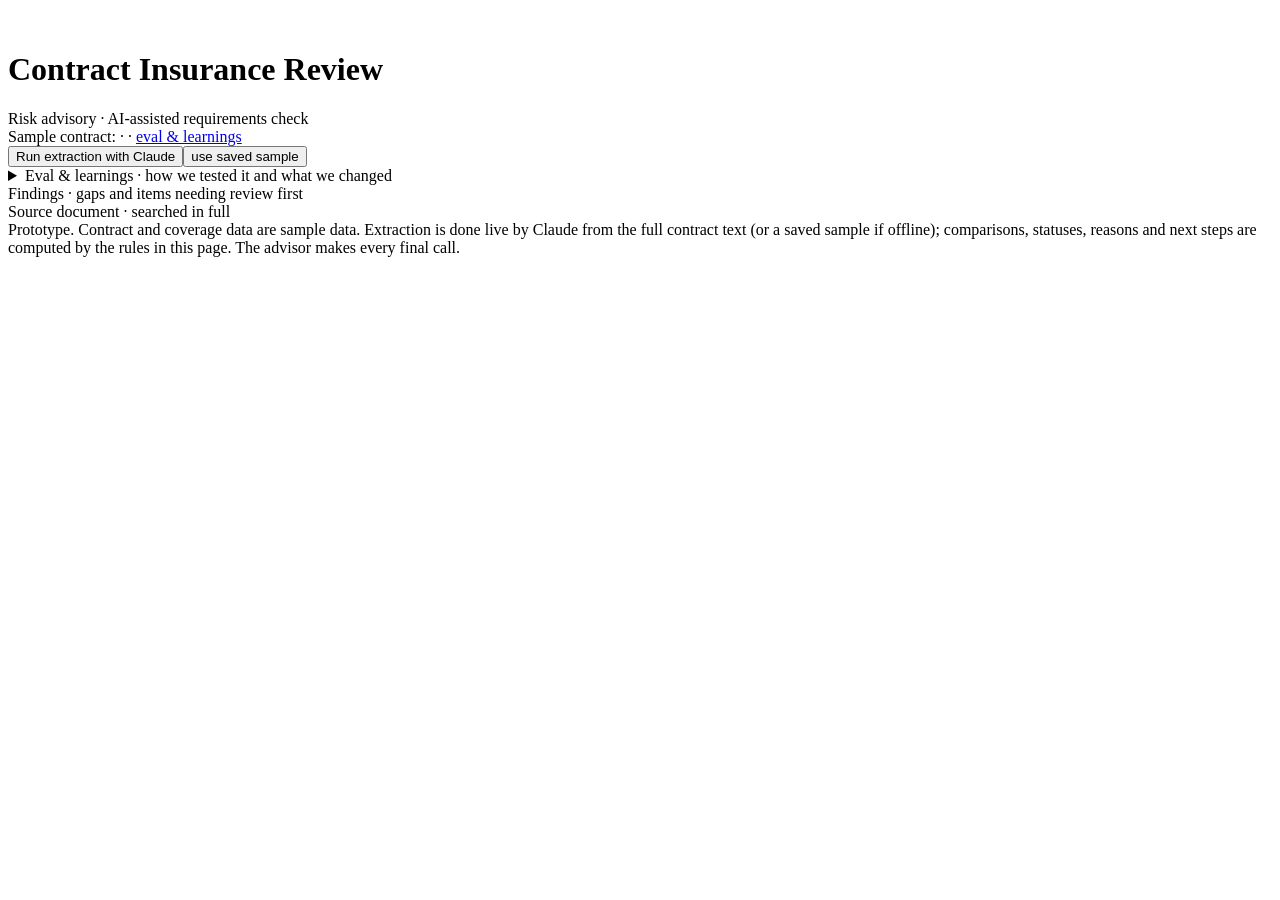
<file: 01-contract-insurance-review/app/src/app.html>
<!DOCTYPE html>
<html lang="en">
<head>
<meta charset="utf-8">
<meta name="viewport" content="width=device-width, initial-scale=1">
<title>Contract Insurance Review</title>
<link rel="preconnect" href="https://fonts.googleapis.com"><link href="https://fonts.googleapis.com/css2?family=Inter:wght@400;500;600;700&family=Source+Serif+4:wght@400;600&display=swap" rel="stylesheet">
<style>
/*__STYLES__*/
</style>
</head>
<body>
<header>
  <div class="brand"><div class="logo" aria-hidden="true"><svg viewBox="0 0 24 24" width="18" height="18" fill="none" stroke="#fff" stroke-width="2" stroke-linecap="round" stroke-linejoin="round"><path d="M12 3l7 3v5c0 4.5-3 8.2-7 10-4-1.8-7-5.5-7-10V6l7-3z"/><path d="M9 12l2 2 4-4"/></svg></div><div><h1>Contract Insurance Review</h1><div class="sub">Risk advisory · AI-assisted requirements check</div></div></div>
  <div class="doc-meta">Sample contract: <span id="doc-label"></span> · <a id="switch-link" href="#"></a> · <a href="#" id="learnings-link">eval &amp; learnings</a></div>
  <div class="spacer"></div>
  <div class="run"><button class="primary" id="run-btn">Run extraction with Claude</button><button class="link" id="sample-btn">use saved sample</button><span id="run-status"></span></div>
  <div class="chips" id="chips"></div>
  <div class="progress"><span id="progress-text"></span><div class="bar"><div id="progress-bar"></div></div></div>
</header>
<main>
  <section class="pane findings" id="findings-pane">
    <div id="banner-slot"></div>
    <div id="eval-slot"></div>
    <details class="learnings" id="learnings">
      <summary>Eval &amp; learnings <span class="hint">· how we tested it and what we changed</span></summary>
      <div class="lg">
        <div class="lg-results">
          <div class="res"><div class="rt">Contract A · live run</div><div class="big">6 / 6 <span>requirements found</span></div><div class="rd">0 missed · 0 extra · every quote checked against the contract · 69s</div></div>
          <div class="res"><div class="rt">Contract B · harder, answers locked in advance</div><div class="big">11 / 11 <span>items found</span></div><div class="rd">0 missed · 1 extra · all 4 statuses right · 30s</div></div>
        </div>
        <div class="lg-two">
          <div class="lg-sec caught"><h4>What the tough test caught</h4><ul>
            <li>A blank “additional insured” scope could have shown as Met. Only the AI’s caution stopped it.</li>
            <li>Two clauses for the same limit showed as two cards that could disagree.</li>
            <li>A “recommended, not required” sentence was listed as a requirement.</li>
            <li>The AI’s confidence was inconsistent between contracts.</li></ul></div>
          <div class="lg-sec fixed"><h4>What we fixed</h4><ul>
            <li>A blank scope now always shows Needs review, however confident the AI is.</li>
            <li>Clauses about the same requirement now merge into one card. The contract’s own tie-breaker rule decides which applies; with no tie-breaker, it’s Needs review.</li></ul></div>
        </div>
        <div class="lg-two">
          <div class="lg-sec"><h4>How we checked</h4><ul>
            <li>Re-ran both contracts: no unexpected changes.</li>
            <li>Forced the AI to be fully confident: safety checks still held.</li>
            <li>Fed in broken AI output (fake quotes, missing fields): all caught.</li></ul></div>
          <div class="lg-sec"><h4>Limits</h4><ul>
            <li>Only 2 practice contracts, written by AI, one run each.</li>
            <li>No PDF reading yet; decisions aren’t saved.</li>
            <li>The extra item above isn’t fixed yet.</li></ul></div>
        </div>
        <div class="lg-next"><b>Next step:</b> 10–20 real contracts with advisor-written answers, 3 runs each. Measure what it catches and how much time it saves.</div>
      </div>
    </details>
    <div class="pane-title">Findings · gaps and items needing review first</div>
    <div id="cards"></div>
    <div class="oos" id="oos"></div>
  </section>
  <section class="pane" id="contract-pane">
    <div class="pane-title">Source document · searched in full</div>
    <div class="contract" id="contract"></div>
  </section>
</main>
<footer>Prototype. Contract and coverage data are sample data. Extraction is done live by Claude from the full contract text (or a saved sample if offline); comparisons, statuses, reasons and next steps are computed by the rules in this page. The advisor makes every final call.</footer>

<script>
/*__SCRIPT__*/
</script>
</body>
</html>
</file>
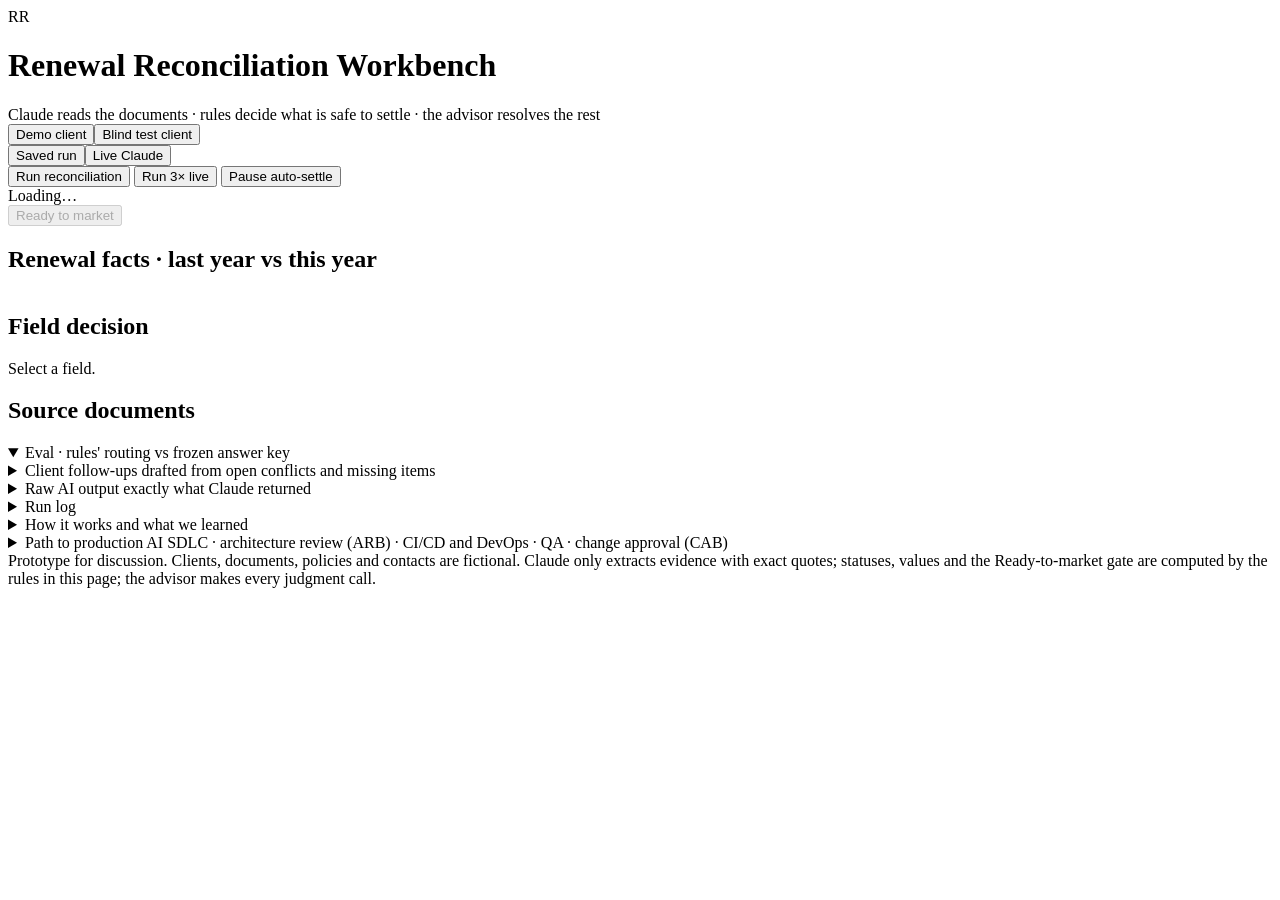
<file: 03-renewal-reconciliation/app/src/app.html>
<!DOCTYPE html>
<html lang="en">
<head>
<meta charset="utf-8">
<meta name="viewport" content="width=device-width, initial-scale=1">
<title>Renewal Reconciliation Workbench</title>
<link href="https://fonts.googleapis.com/css2?family=Inter:wght@400;500;600;700&display=swap" rel="stylesheet">
<style>
/*__STYLES__*/
</style>
</head>
<body>
<header>
  <div class="brand"><div class="logo">RR</div><div><h1>Renewal Reconciliation Workbench</h1><div class="sub">Claude reads the documents · rules decide what is safe to settle · the advisor resolves the rest</div></div></div>
  <div class="controls">
    <div class="seg" role="group" aria-label="Client"><button id="dsDev" class="on">Demo client</button><button id="dsBlind">Blind test client</button></div>
    <div class="seg" role="group" aria-label="Extraction"><button id="mSaved" class="on">Saved run</button><button id="mLive">Live Claude</button></div>
    <button id="runBtn" class="btn primary">Run reconciliation</button>
    <button id="run3Btn" class="btn" title="Three independent live runs, cache off">Run 3× live</button>
    <button id="stopBtn" class="btn" hidden>Stop</button>
    <button id="pauseBtn" class="btn" title="Kill switch: stop the rules from settling anything automatically. Every field goes to the advisor.">Pause auto-settle</button>
  </div>
</header>
<div class="status" id="status">Loading…</div>
<div id="pauseBanner" class="pause-banner" hidden></div>
<div class="client" id="client"></div>
<div class="bar">
  <div class="chips" id="chips"></div>
  <div class="ready-box">
    <div class="prog" id="prog"></div>
    <button class="btn" id="readyBtn" disabled>Ready to market</button>
  </div>
</div>
<main>
  <section class="panel"><h2><span>Renewal facts · last year vs this year</span><span id="tblNote" style="text-transform:none;letter-spacing:0;font-weight:500"></span></h2><div class="scroll"><table class="ftab" id="ftab"></table></div></section>
  <section class="panel"><h2>Field decision</h2><div class="scroll"><div class="detail" id="detail"><div class="empty">Select a field.</div></div></div></section>
  <section class="panel"><h2>Source documents</h2><div class="tabs" id="tabs"></div><div class="scroll"><div class="docs" id="docs"></div></div></section>
</main>
<details class="box" id="evalBox" open><summary>Eval · rules' routing vs frozen answer key<span class="sm" id="evalSm"></span></summary><div class="pbody" id="evalBody"></div></details>
<details class="box" id="fuBox"><summary>Client follow-ups <span class="sm">drafted from open conflicts and missing items</span></summary><div class="pbody" id="fuBody"></div></details>
<details class="box"><summary>Raw AI output <span class="sm">exactly what Claude returned</span></summary><div class="pbody"><div id="probs"></div><pre class="raw" id="raw">No run yet.</pre></div></details>
<details class="box"><summary>Run log</summary><div class="pbody" id="logBody"></div></details>
<details class="box"><summary>How it works and what we learned</summary><div class="pbody" id="howBody"></div></details>
<details class="box"><summary>Path to production <span class="sm">AI SDLC · architecture review (ARB) · CI/CD and DevOps · QA · change approval (CAB)</span></summary><div class="pbody" id="prodBody"></div></details>
<div class="modal" id="modal"><div class="mbox" id="mbox"></div></div>
<footer>Prototype for discussion. Clients, documents, policies and contacts are fictional. Claude only extracts evidence with exact quotes; statuses, values and the Ready-to-market gate are computed by the rules in this page; the advisor makes every judgment call.</footer>
<script>
/*__SCRIPT__*/
</script>
</body>
</html>
</file>
